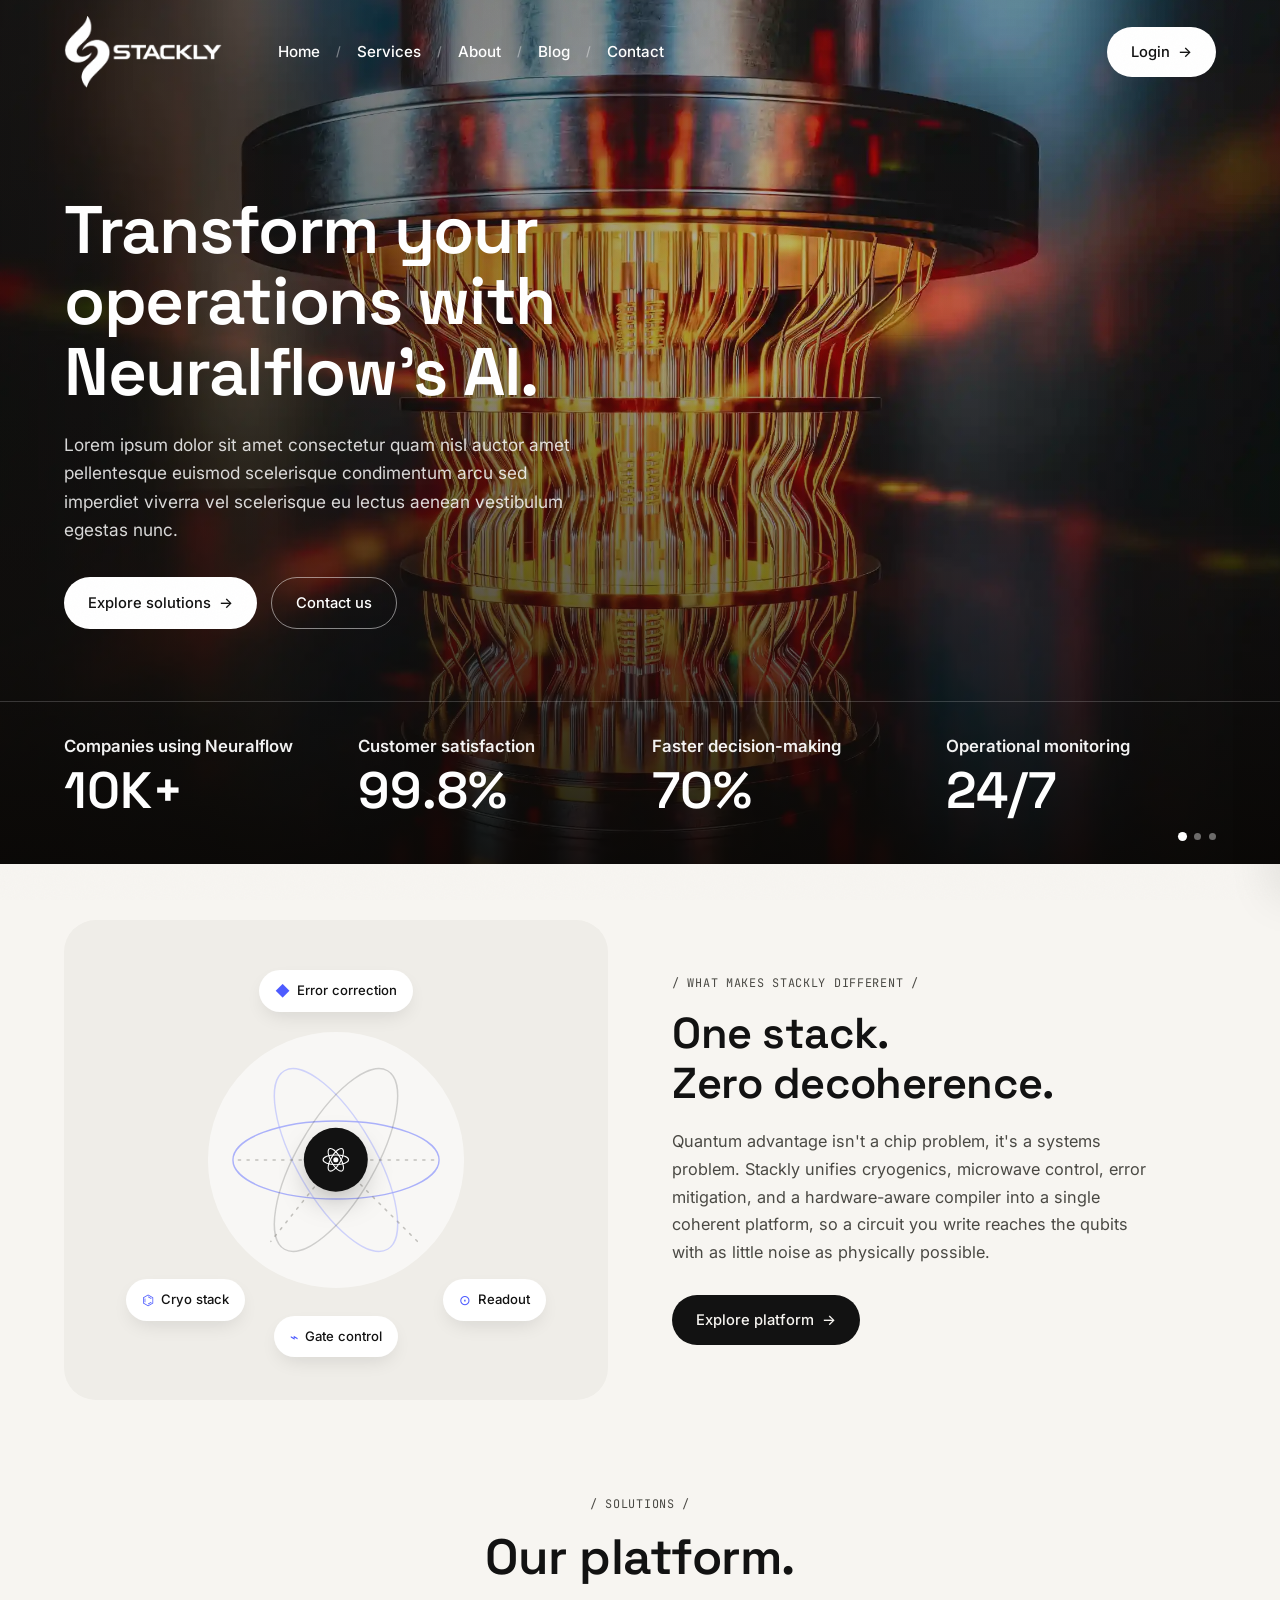
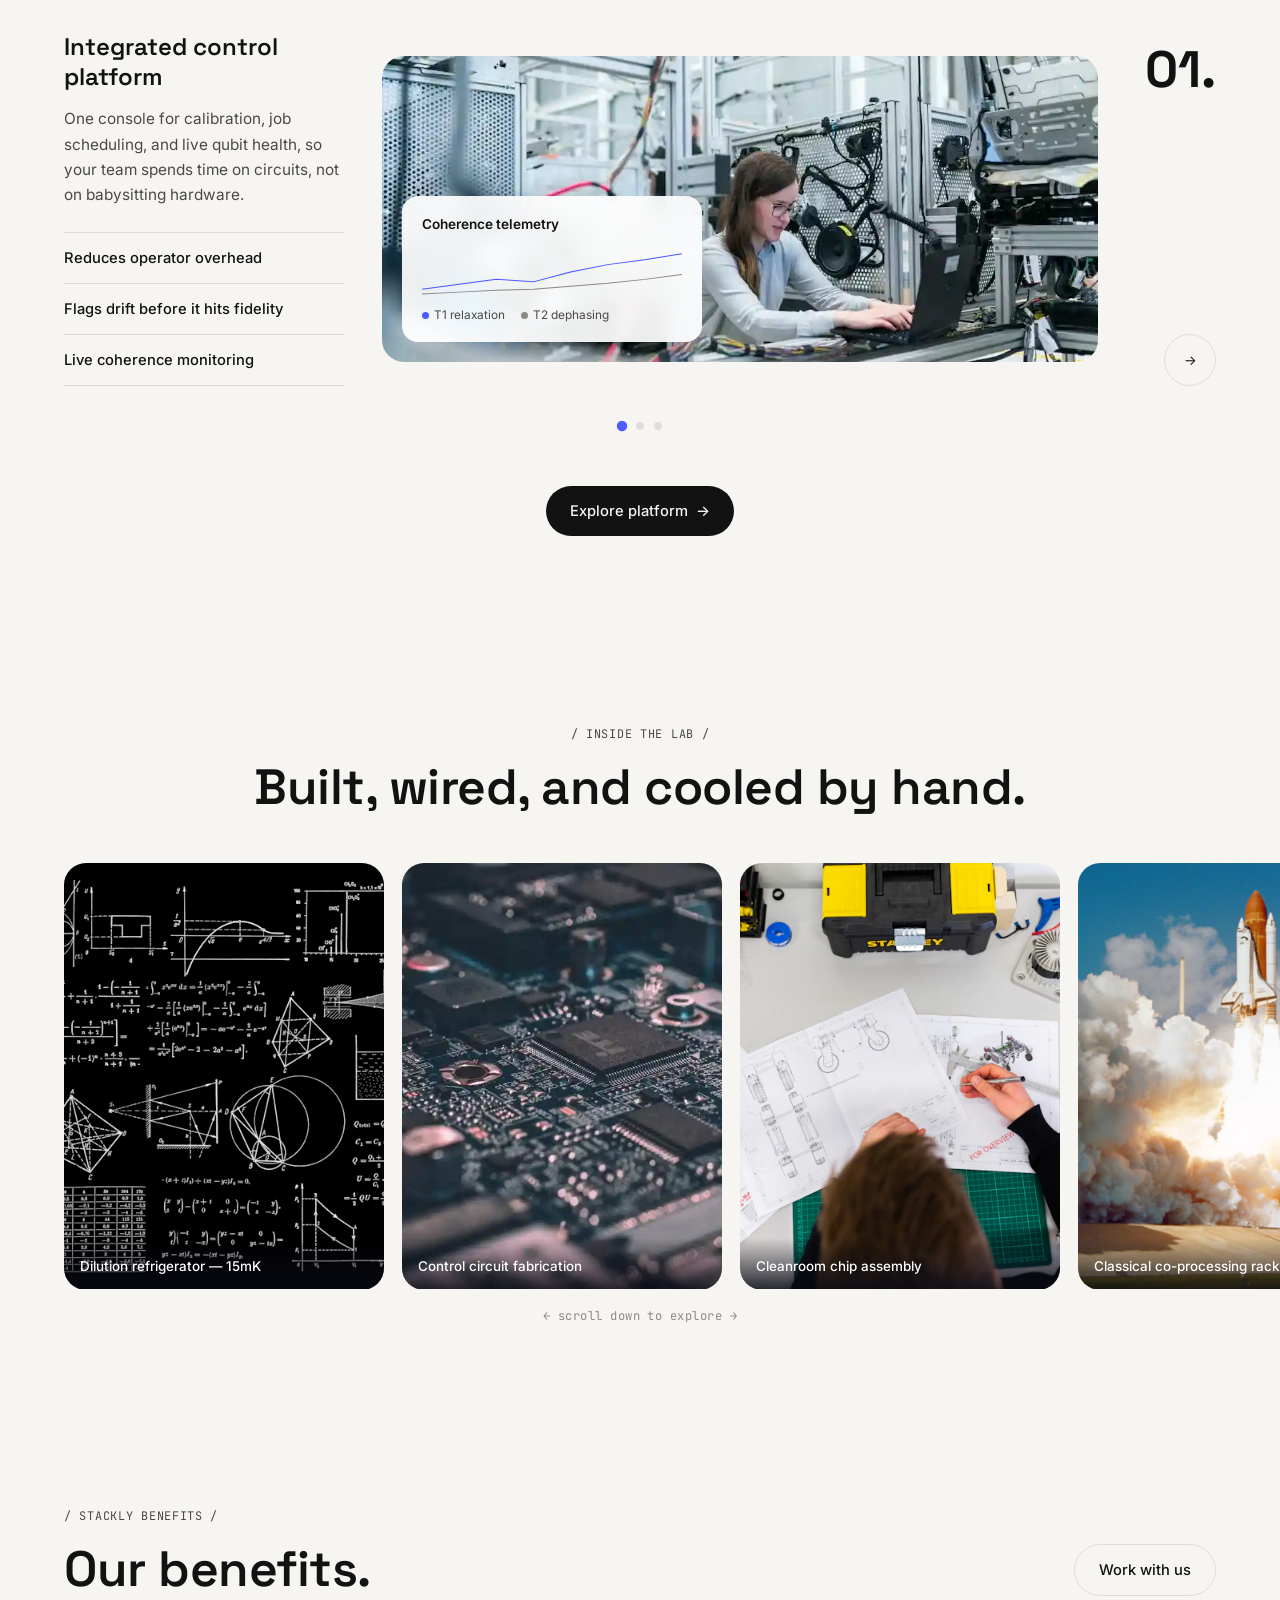
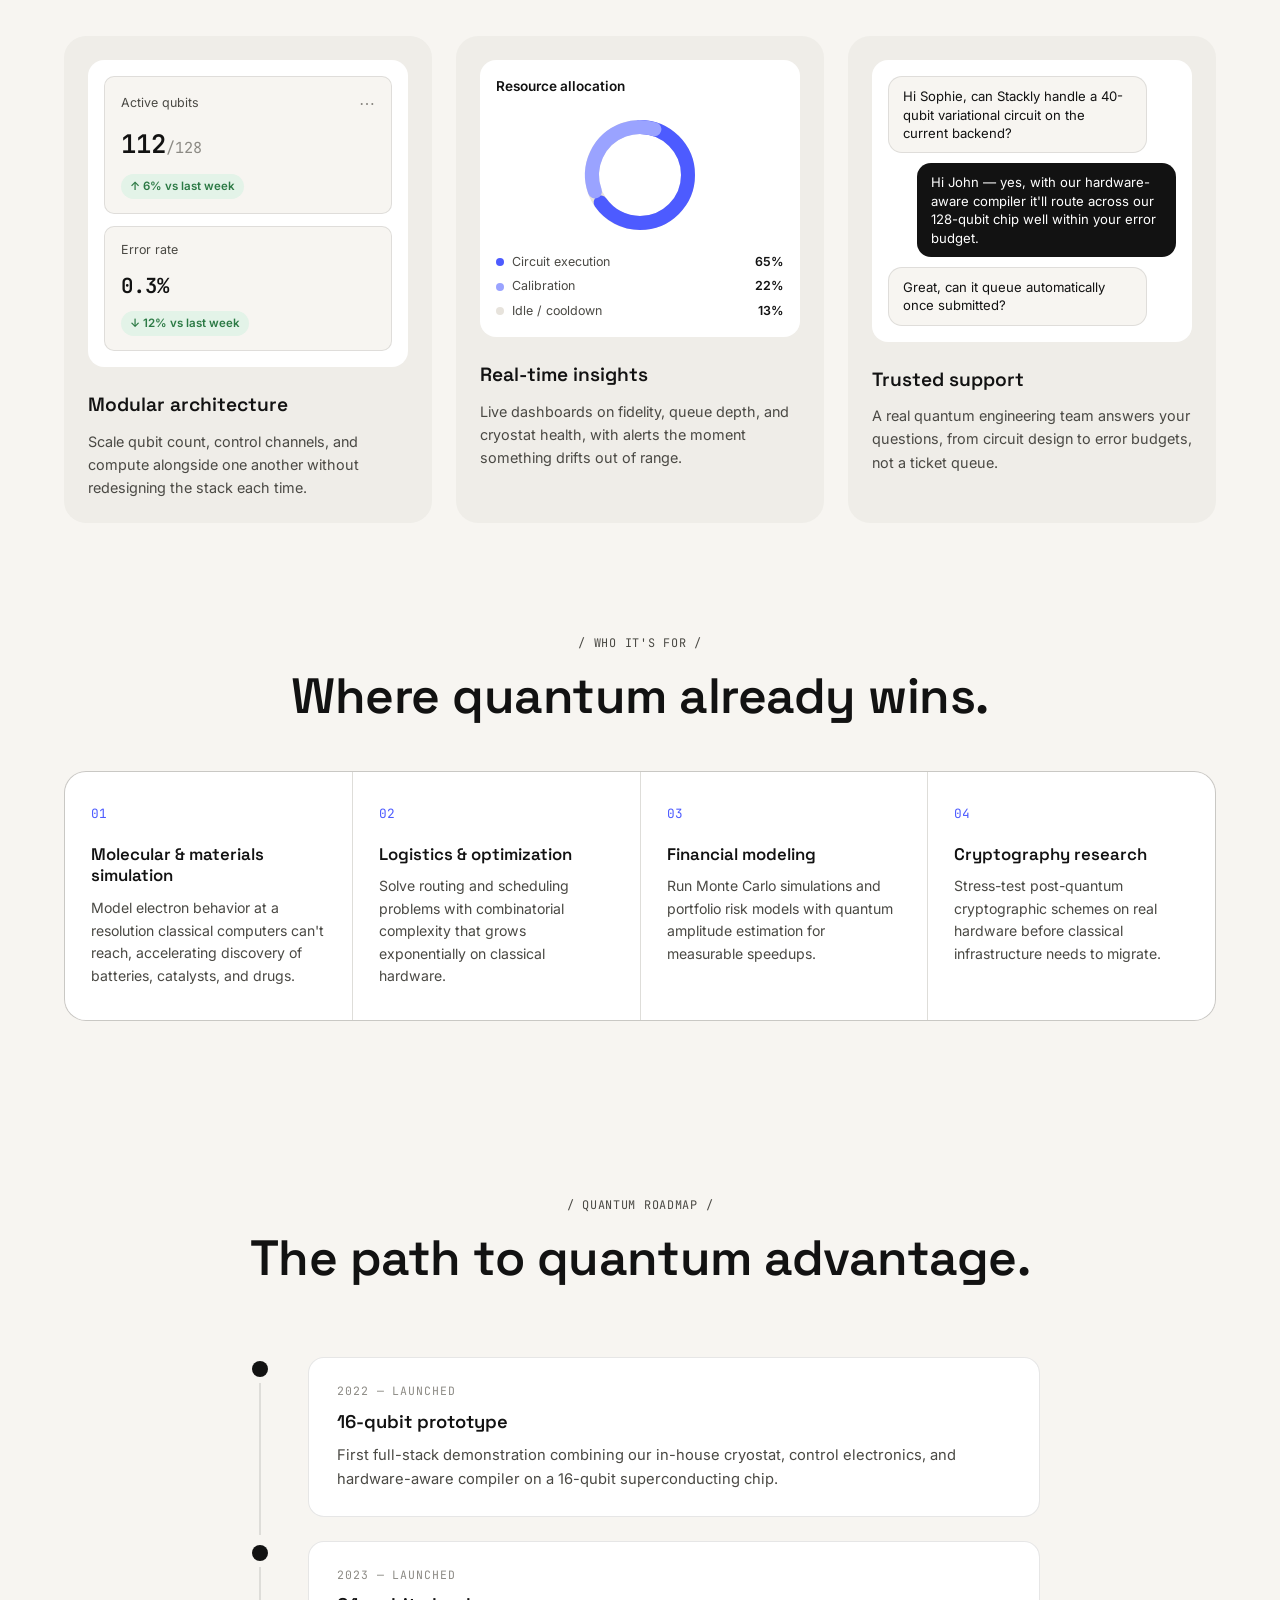
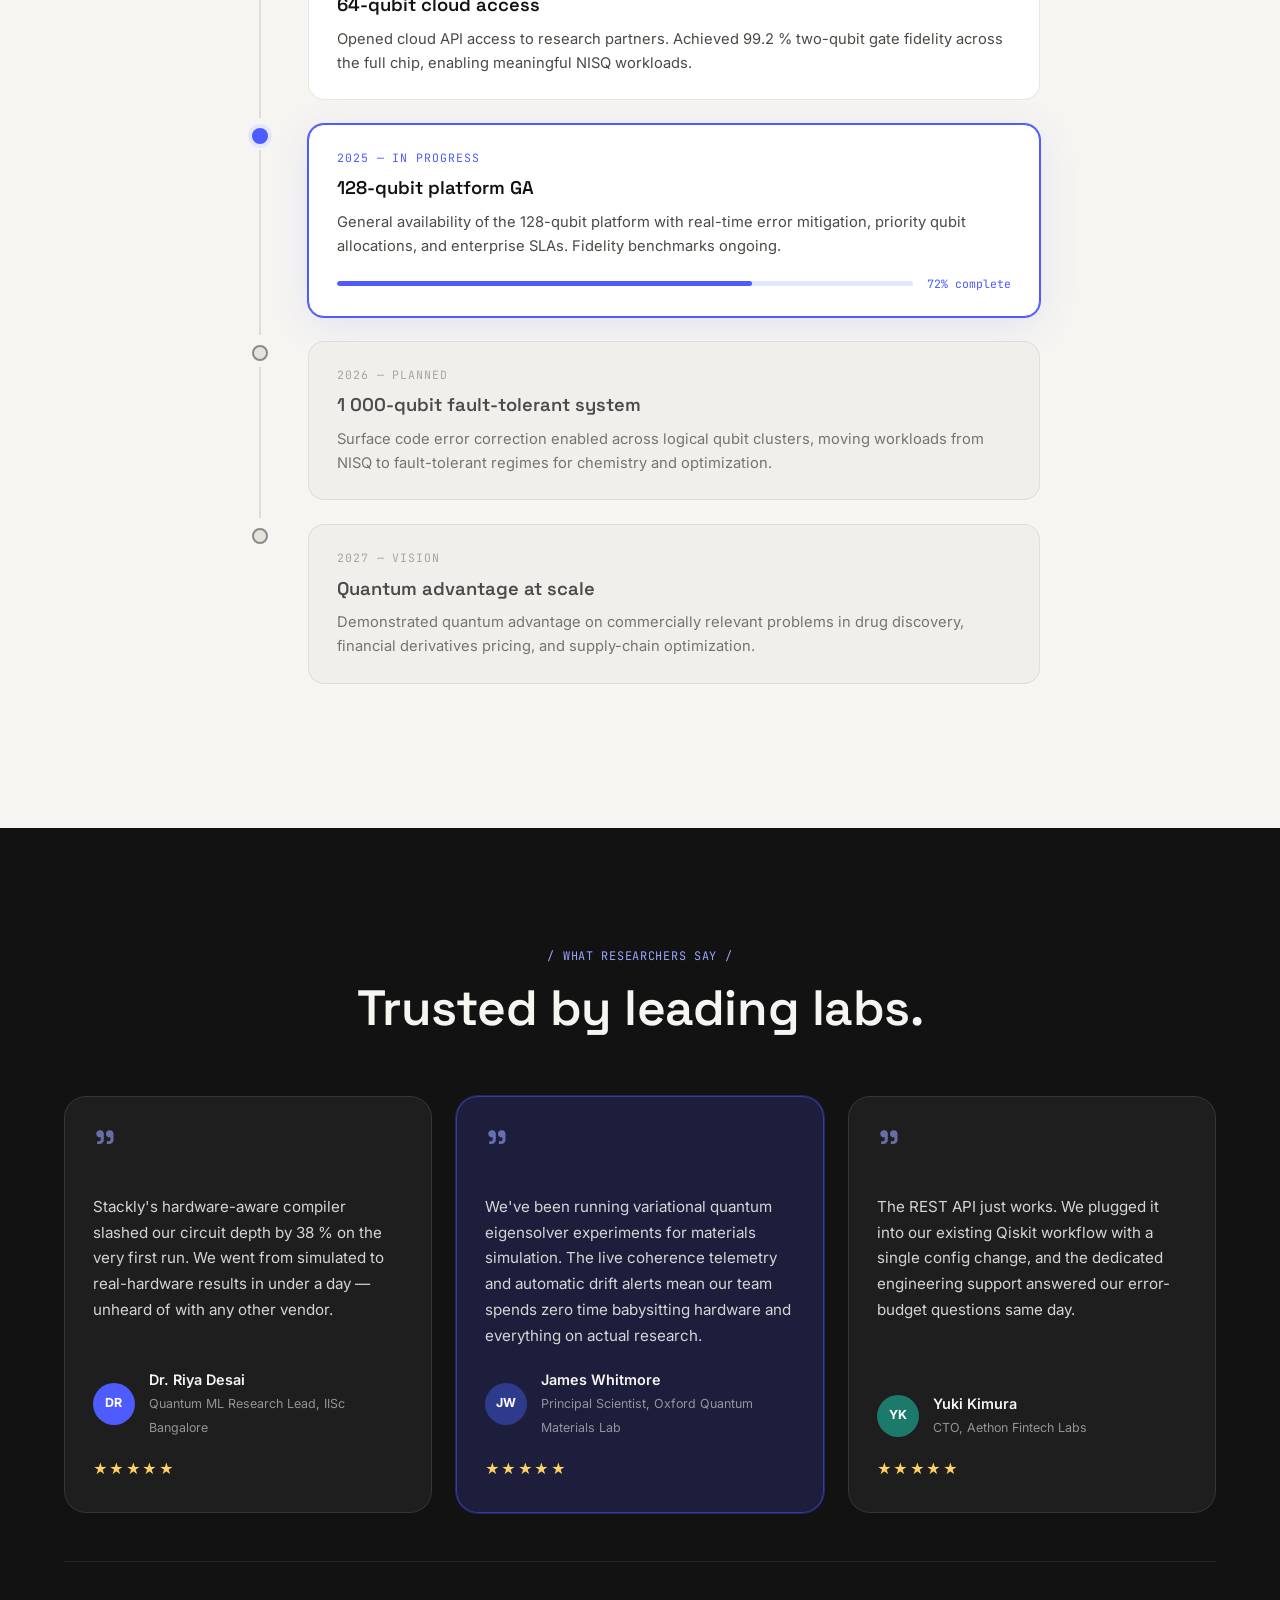
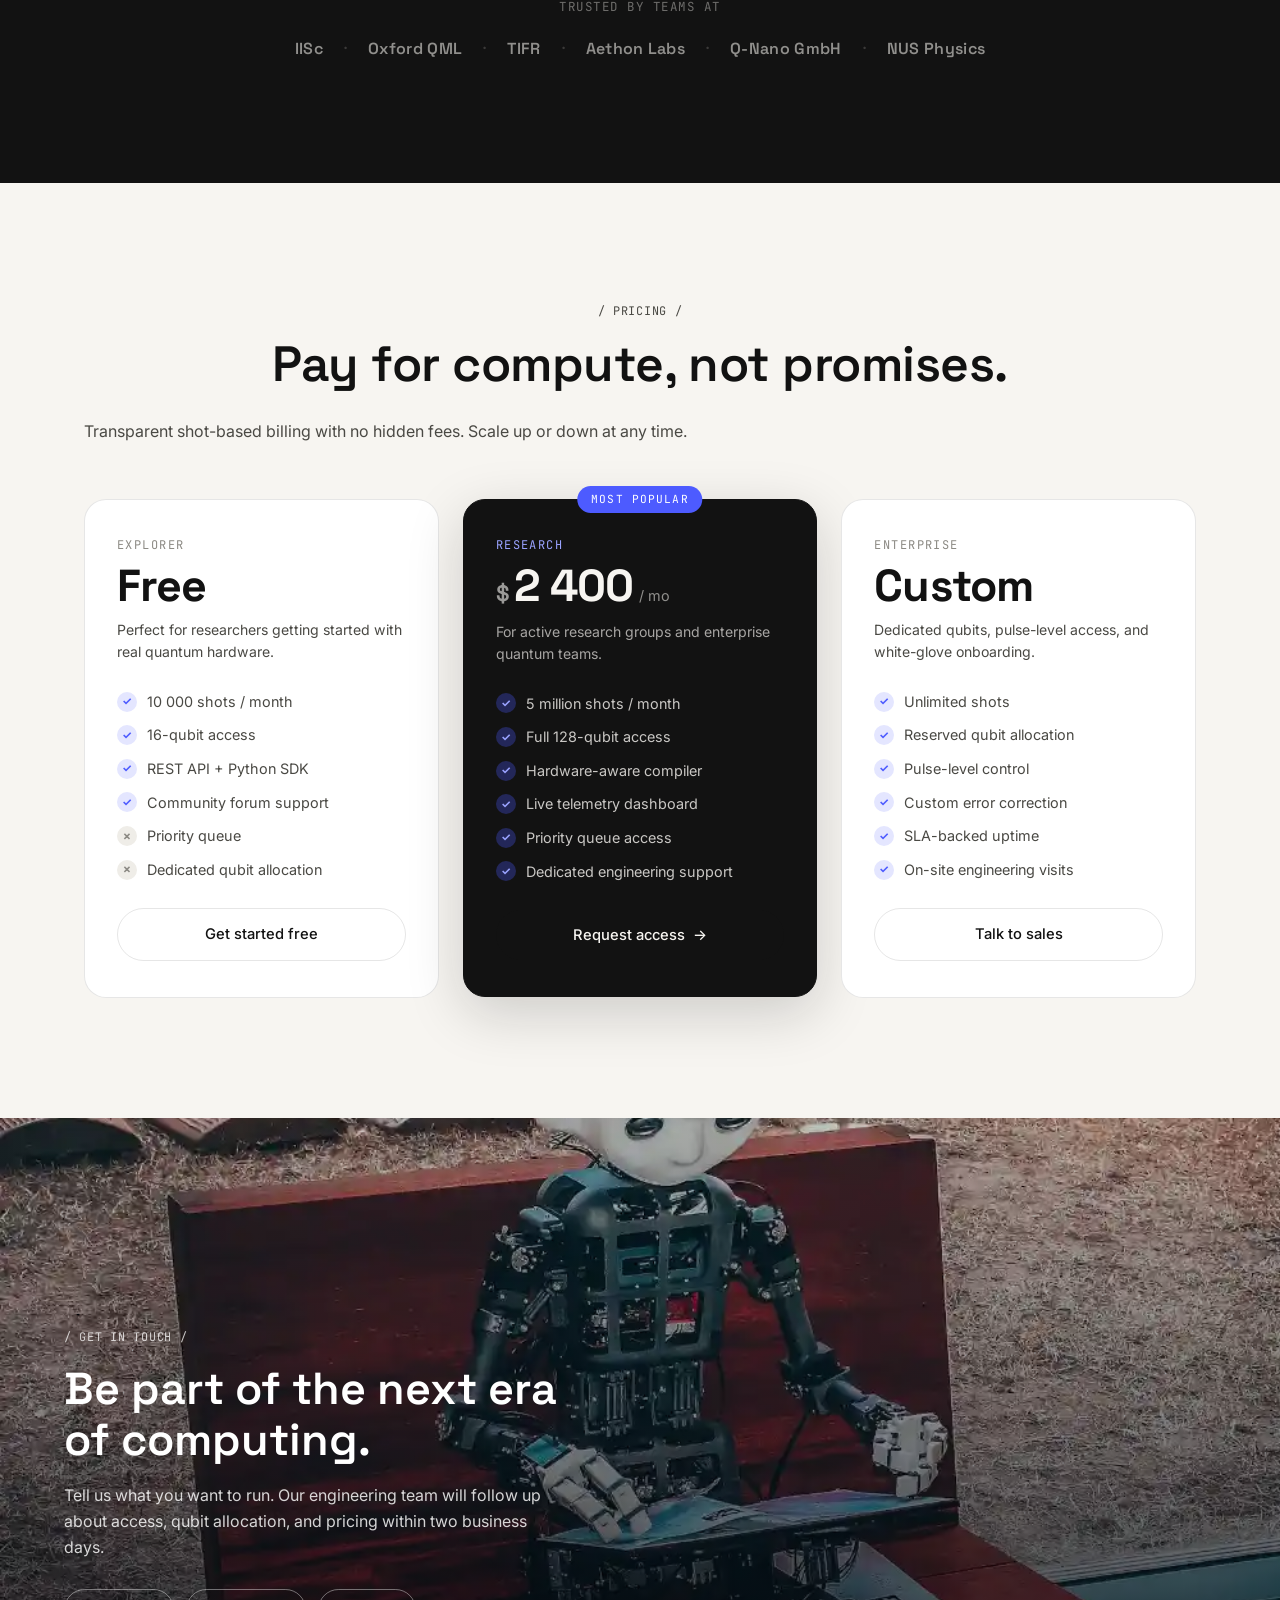
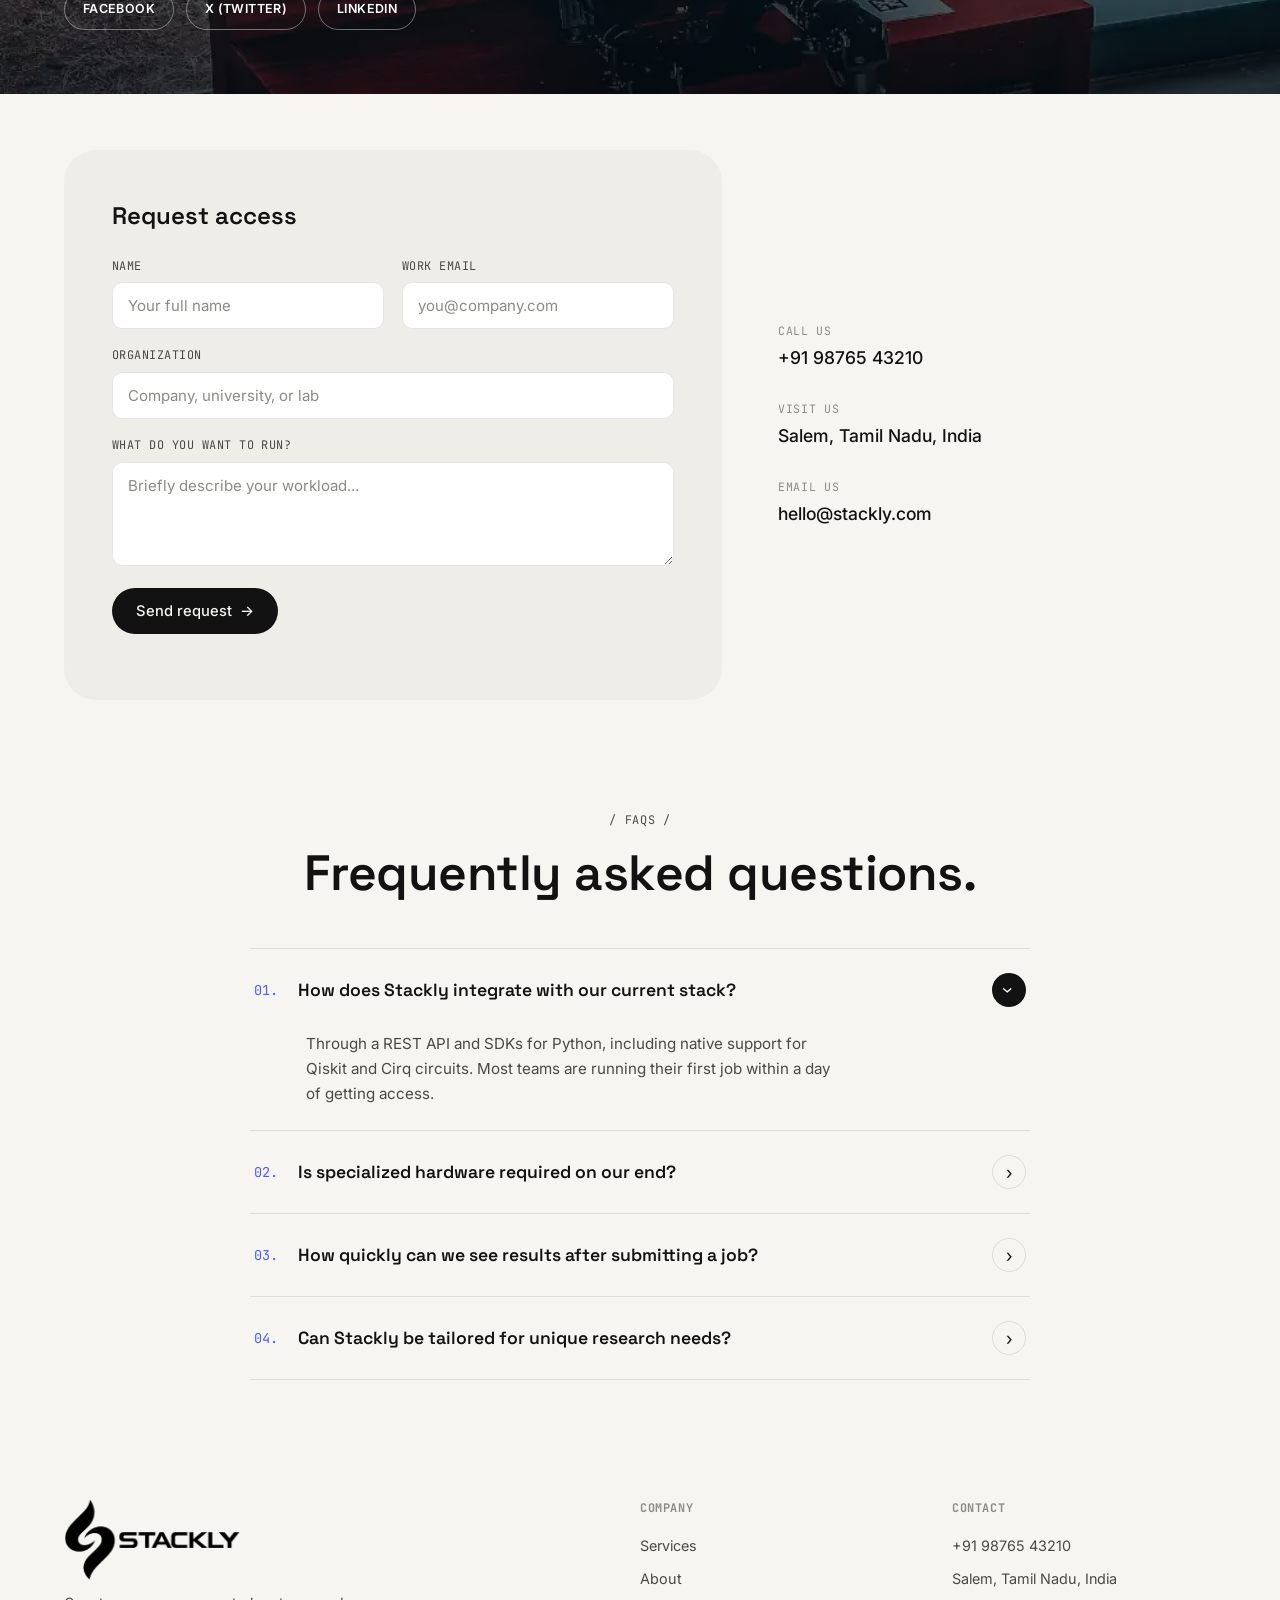
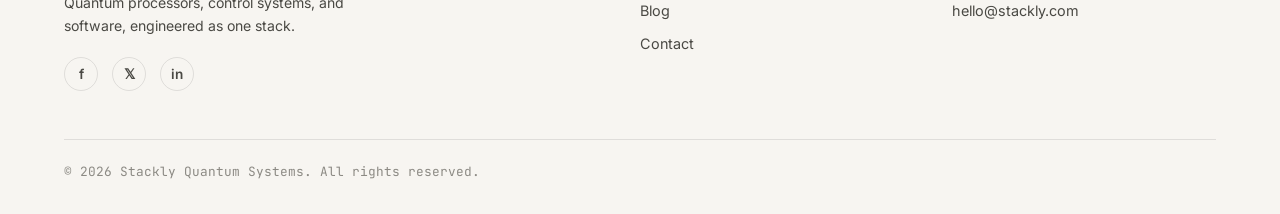
<file: index.html>
<!DOCTYPE html>
<html lang="en">
<head>
<meta charset="UTF-8">
<meta name="viewport" content="width=device-width, initial-scale=1.0">
<title>Stackly — Quantum Computing Platform</title>
<link rel="preconnect" href="https://fonts.googleapis.com">
<link rel="preconnect" href="https://fonts.gstatic.com" crossorigin>
<link href="https://fonts.googleapis.com/css2?family=Space+Grotesk:wght@400;500;600;700&family=Inter:wght@400;500;600;700&family=JetBrains+Mono:wght@400;500;600&display=swap" rel="stylesheet">
<link rel="stylesheet" href="style.css">
</head>
<body>

<!-- ============ PRELOADER ============ -->
<div class="preloader" id="preloader">

  <!-- Layer 1: Deep space particle canvas -->
  <canvas id="plCanvas"></canvas>

  <!-- Layer 2: Quantum circuit grid overlay -->
  <div class="pl-grid"></div>

  <!-- Layer 3: Bloch sphere canvas (main centrepiece) -->
  <div class="pl-sphere-wrap">
    <canvas id="plSphere" width="320" height="320"></canvas>
    <div class="pl-sphere-ring pl-ring-1"></div>
    <div class="pl-sphere-ring pl-ring-2"></div>
    <div class="pl-sphere-ring pl-ring-3"></div>
  </div>

  <!-- Layer 4: Scan-line overlay -->
  <div class="pl-scanline"></div>

  <!-- Layer 5: Top-left corner HUD -->
  <div class="pl-hud pl-hud-tl">
    <span class="pl-hud-label">SYS</span>
    <span class="pl-hud-val" id="plSysVal">BOOT</span>
  </div>
  <div class="pl-hud pl-hud-tr">
    <span class="pl-hud-label">TEMP</span>
    <span class="pl-hud-val" id="plTemp">15mK</span>
  </div>
  <div class="pl-hud pl-hud-bl">
    <span class="pl-hud-label">QUBITS</span>
    <span class="pl-hud-val" id="plQubits">000/128</span>
  </div>
  <div class="pl-hud pl-hud-br">
    <span class="pl-hud-label">FIDELITY</span>
    <span class="pl-hud-val" id="plFidelity">—</span>
  </div>

  <!-- Layer 6: Centre UI -->
  <div class="pl-center">
    <div class="pl-brand">
      <div class="pl-brand-line"></div>
      <span class="pl-brand-word" id="plBrandWord">STACKLY</span>
      <div class="pl-brand-line"></div>
    </div>
    <div class="pl-status-wrap">
      <span class="pl-cursor">▌</span>
      <span class="pl-status" id="plStatus">INITIALIZING QUANTUM SYSTEM</span>
    </div>
    <div class="pl-progress-outer">
      <div class="pl-progress-track">
        <div class="pl-progress-fill" id="plFill"></div>
        <div class="pl-progress-glow" id="plGlow"></div>
      </div>
      <span class="pl-pct" id="plPct">0%</span>
    </div>
    <div class="pl-braket" id="plBraket">|Ψ⟩ = α|0⟩ + β|1⟩</div>
  </div>

  <!-- Layer 7: Binary rain columns -->
  <canvas id="plRain"></canvas>

</div>

<div class="grain"></div>

<div class="mobile-menu-backdrop" id="mobileMenuBackdrop"></div>

<div class="mobile-menu" id="mobileMenu">
  <a href="index.html">Home</a>
  <a href="service.html">Services</a>
  <a href="about.html">About</a>
  <a href="blog.html">Blog</a>
  <a href="contact.html">Contact</a>
  <a href="login.html" class="btn btn-dark" style="margin-top:8px;">Login →</a>
</div>

<!-- ============ HERO ============ -->
<section class="hero" id="top">
  <div class="hero-frame">
    <!-- ============ NAV ============ -->
    <header class="nav" id="nav">
      <a href="index.html" class="logo">
        <img src="img/Logo.webp" alt="Stackly Logo" style="height: 72px; width: auto; filter: brightness(0) invert(1);">
      </a>

      <nav class="nav-links">
        <a href="index.html">Home</a><span class="nav-sep">/</span>
        <a href="service.html">Services</a><span class="nav-sep">/</span>
        <a href="about.html">About</a><span class="nav-sep">/</span>
        <a href="blog.html">Blog</a><span class="nav-sep">/</span>
        <a href="contact.html">Contact</a>
      </nav>

      <div class="nav-right">
        <a href="login.html" class="btn btn-light nav-cta">Login <span class="arrow">→</span></a>
      </div>

      <button class="hamburger" id="hamburger" aria-label="Toggle menu">
        <span></span><span></span>
      </button>
    </header>

    <div class="hero-slideshow" id="heroSlideshow">
      <div class="hero-slide active"><img src="img/hero1.webp" alt="Hero slide 1"></div>
      <div class="hero-slide"><img src="img/hero2.webp" alt="Hero slide 2"></div>
      <div class="hero-slide"><img src="img/hero3.webp" alt="Hero slide 3"></div>
    </div>
    <div class="hero-slide-dots" id="heroSlideDots">
      <button class="hero-slide-dot active" data-index="0" aria-label="Slide 1"></button>
      <button class="hero-slide-dot" data-index="1" aria-label="Slide 2"></button>
      <button class="hero-slide-dot" data-index="2" aria-label="Slide 3"></button>
    </div>
    <div class="hero-scrim"></div>

    <div class="hero-content">
      <h1 class="hero-title">
        <span class="line" data-split>Transform your</span>
        <span class="line" data-split>operations with</span>
        <span class="line" data-split>Neuralflow's AI.</span>
      </h1>
      <p class="hero-sub reveal-up" style="--d:0.15s">
        Lorem ipsum dolor sit amet consectetur quam nisl auctor amet
        pellentesque euismod scelerisque condimentum arcu sed imperdiet
        viverra vel scelerisque eu lectus aenean vestibulum egestas nunc.
      </p>
      <div class="hero-actions reveal-up" style="--d:0.25s">
        <a href="#platform" class="btn btn-light">Explore solutions <span class="arrow">→</span></a>
        <a href="#contact" class="btn btn-outline-light">Contact us</a>
      </div>
    </div>

    <div class="hero-stats reveal-up" style="--d:0.35s">
      <div class="stat">
        <span class="stat-label">Companies using Neuralflow</span>
        <span class="stat-num" data-count="10" data-suffix="K+">0</span>
      </div>
      <div class="stat">
        <span class="stat-label">Customer satisfaction</span>
        <span class="stat-num" data-count="99.8" data-suffix="%">0</span>
      </div>
      <div class="stat">
        <span class="stat-label">Faster decision-making</span>
        <span class="stat-num" data-count="70" data-suffix="%">0</span>
      </div>
      <div class="stat">
        <span class="stat-label">Operational monitoring</span>
        <span class="stat-num" data-count="24" data-suffix="/7">0</span>
      </div>
    </div>
  </div>
</section>

<!-- ============ DIFFERENTIATOR ============ -->
<section class="differentiator" id="platform">
  <div class="diff-inner">

    <div class="diff-visual reveal-up">
      <div class="hub">
        <div class="hub-pill hub-pill-top">
          <span class="hub-pill-icon">◆</span> Error correction
        </div>

        <div class="hub-core-wrap">
          <svg class="hub-rings" viewBox="0 0 240 240" aria-hidden="true">
            <circle cx="120" cy="120" r="118" class="hub-halo"/>
            <ellipse cx="120" cy="120" rx="95" ry="36" class="hub-ring ring-1"/>
            <ellipse cx="120" cy="120" rx="95" ry="36" class="hub-ring ring-2" transform="rotate(60 120 120)"/>
            <ellipse cx="120" cy="120" rx="95" ry="36" class="hub-ring ring-3" transform="rotate(120 120 120)"/>
          </svg>
          <div class="hub-core">
            <svg viewBox="0 0 40 40" width="30" height="30">
              <circle cx="20" cy="20" r="3.4" fill="currentColor"/>
              <ellipse cx="20" cy="20" rx="17" ry="6.5" stroke="currentColor" stroke-width="1.4" fill="none"/>
              <ellipse cx="20" cy="20" rx="17" ry="6.5" stroke="currentColor" stroke-width="1.4" fill="none" transform="rotate(60 20 20)"/>
              <ellipse cx="20" cy="20" rx="17" ry="6.5" stroke="currentColor" stroke-width="1.4" fill="none" transform="rotate(120 20 20)"/>
            </svg>
          </div>
          <svg class="hub-dots" viewBox="0 0 240 240" aria-hidden="true">
            <path class="dot-path dp1" d="M120,120 L60,195"/>
            <path class="dot-path dp2" d="M120,120 L195,195"/>
            <path class="dot-path dp3" d="M120,120 L30,120"/>
            <path class="dot-path dp4" d="M120,120 L210,120"/>
          </svg>
        </div>

        <div class="hub-pill hub-pill-bl">
          <span class="hub-pill-icon">⌬</span> Cryo stack
        </div>
        <div class="hub-pill hub-pill-bm">
          <span class="hub-pill-icon">⌁</span> Gate control
        </div>
        <div class="hub-pill hub-pill-br">
          <span class="hub-pill-icon">⊙</span> Readout
        </div>
      </div>
    </div>

    <div class="diff-copy">
      <p class="eyebrow reveal-up">/ What makes Stackly different /</p>
      <h2 class="diff-title reveal-up">One stack.<br>Zero decoherence.</h2>
      <p class="diff-body reveal-up" style="--d:0.1s">
        Quantum advantage isn't a chip problem, it's a systems problem. Stackly
        unifies cryogenics, microwave control, error mitigation, and a
        hardware-aware compiler into a single coherent platform, so a circuit
        you write reaches the qubits with as little noise as physically possible.
      </p>
      <a href="#solutions" class="btn btn-dark reveal-up" style="--d:0.2s">Explore platform <span class="arrow">→</span></a>
    </div>

  </div>
</section>

<!-- ============ SOLUTIONS — numbered slider ============ -->
<section class="solutions" id="solutions">
  <p class="eyebrow center reveal-up">/ Solutions /</p>
  <h2 class="section-title center reveal-up">Our platform.</h2>

  <div class="slider" id="slider">

    <div class="slide-pane">
      <div class="slide active" data-slide="0">
        <div class="slide-left">
          <h3>Integrated control platform</h3>
          <p>One console for calibration, job scheduling, and live qubit health, so your team spends time on circuits, not on babysitting hardware.</p>
          <ul class="slide-list">
            <li>Reduces operator overhead</li>
            <li>Flags drift before it hits fidelity</li>
            <li>Live coherence monitoring</li>
          </ul>
        </div>
        <div class="slide-media">
          <img src="img/engineer.webp" alt="Engineer monitoring quantum processor telemetry on multiple screens">
          <div class="float-card">
            <div class="float-card-head">Coherence telemetry</div>
            <svg class="float-chart" viewBox="0 0 280 110" preserveAspectRatio="none">
              <polyline class="chart-line chart-1" points="0,90 40,80 80,70 120,75 160,55 200,40 240,30 280,18"/>
              <polyline class="chart-line chart-2" points="0,100 40,96 80,92 120,90 160,84 200,78 240,70 280,60"/>
            </svg>
            <div class="float-card-legend">
              <span><i class="dot-1"></i>T1 relaxation</span>
              <span><i class="dot-2"></i>T2 dephasing</span>
            </div>
          </div>
        </div>
      </div>

      <div class="slide" data-slide="1">
        <div class="slide-left">
          <h3>Hardware-aware compiler</h3>
          <p>Submit in Qiskit or Cirq. Stackly's transpiler maps your circuit onto the least noisy path on our live chip topology before a single shot runs.</p>
          <ul class="slide-list">
            <li>Cuts circuit depth automatically</li>
            <li>Noise-profile aware routing</li>
            <li>Works with existing SDKs</li>
          </ul>
        </div>
        <div class="slide-media">
          <img src="img/circuit.webp" alt="Quantum circuit diagram visualized on a development screen">
          <div class="float-card">
            <div class="float-card-head">Circuit compile</div>
            <svg class="float-chart" viewBox="0 0 280 110" preserveAspectRatio="none">
              <polyline class="chart-line chart-1" points="0,30 40,45 80,38 120,55 160,42 200,60 240,50 280,65"/>
              <polyline class="chart-line chart-2" points="0,80 40,70 80,75 120,60 160,65 200,50 240,55 280,40"/>
            </svg>
            <div class="float-card-legend">
              <span><i class="dot-1"></i>Gate depth</span>
              <span><i class="dot-2"></i>Est. error</span>
            </div>
          </div>
        </div>
      </div>

      <div class="slide" data-slide="2">
        <div class="slide-left">
          <h3>Managed cryogenic hardware</h3>
          <p>We design, fabricate, and operate the dilution refrigerators and control electronics ourselves, so the whole stack is tuned as one system.</p>
          <ul class="slide-list">
            <li>15mK base temperature</li>
            <li>In-house chip fabrication</li>
            <li>Modular cryostat design</li>
          </ul>
        </div>
        <div class="slide-media">
          <img src="img/board.webp" alt="Close-up of quantum processor control circuit board">
          <div class="float-card">
            <div class="float-card-head">Cryostat status</div>
            <svg class="float-chart" viewBox="0 0 280 110" preserveAspectRatio="none">
              <polyline class="chart-line chart-1" points="0,95 40,60 80,35 120,20 160,15 200,12 240,10 280,9"/>
              <polyline class="chart-line chart-2" points="0,100 40,98 80,95 120,90 160,80 200,60 240,40 280,25"/>
            </svg>
            <div class="float-card-legend">
              <span><i class="dot-1"></i>Mixing chamber</span>
              <span><i class="dot-2"></i>Still stage</span>
            </div>
          </div>
        </div>
      </div>
    </div>

    <div class="slide-side">
      <span class="slide-number" id="slideNumber">01.</span>
      <button class="slide-next" id="slideNext" aria-label="Next solution">
        <span class="arrow">→</span>
      </button>
    </div>
  </div>

  <div class="slide-dots" id="slideDots">
    <button class="slide-dot active" data-go="0" aria-label="Solution 1"></button>
    <button class="slide-dot" data-go="1" aria-label="Solution 2"></button>
    <button class="slide-dot" data-go="2" aria-label="Solution 3"></button>
  </div>

  <a href="#contact" class="btn btn-dark center-btn reveal-up">Explore platform <span class="arrow">→</span></a>
</section>

<!-- ============ GALLERY — horizontal scroll ============ -->
<section class="gallery">
  <div class="gallery-sticky">
    <p class="eyebrow center reveal-up">/ Inside the lab /</p>
  <h2 class="section-title center reveal-up">Built, wired, and cooled by hand.</h2>

  <div class="gallery-rail-wrap">
    <div class="gallery-rail" id="galleryRail">
      <figure class="gallery-card">
        <img src="img/fridge.webp" alt="Gold-plated dilution refrigerator cooling a quantum chip" loading="lazy">
        <figcaption>Dilution refrigerator — 15mK</figcaption>
      </figure>
      <figure class="gallery-card">
        <img src="img/board.webp" alt="Macro detail of control circuit board" loading="lazy">
        <figcaption>Control circuit fabrication</figcaption>
      </figure>
      <figure class="gallery-card">
        <img src="img/cleanroom.webp" alt="Engineer assembling precision lab hardware" loading="lazy">
        <figcaption>Cleanroom chip assembly</figcaption>
      </figure>
      <figure class="gallery-card">
        <img src="img/servers.webp" alt="Server racks for classical co-processing" loading="lazy">
        <figcaption>Classical co-processing racks</figcaption>
      </figure>
      <figure class="gallery-card">
        <img src="img/engineer.webp" alt="Engineer analyzing telemetry on monitors" loading="lazy">
        <figcaption>Calibration &amp; monitoring</figcaption>
      </figure>
      <figure class="gallery-card">
        <img src="img/drivelines.webp" alt="Detail of microwave drive line wiring" loading="lazy">
        <figcaption>Microwave drive lines</figcaption>
      </figure>
    </div>
  </div>
    <p class="gallery-hint">← scroll down to explore →</p>
  </div>
</section>

<!-- ============ BENEFITS — 3 card grid ============ -->
<section class="benefits" id="benefits">
  <div class="benefits-head">
    <div>
      <p class="eyebrow reveal-up">/ Stackly benefits /</p>
      <h2 class="section-title reveal-up">Our benefits.</h2>
    </div>
    <a href="#contact" class="btn btn-outline-dark reveal-up">Work with us</a>
  </div>

  <div class="benefit-grid">

    <article class="benefit-card reveal-up" style="--d:0.1s">
      <div class="benefit-mock">
        <div class="mock-card mock-card-1">
          <div class="mock-row">
            <span class="mock-label">Active qubits</span>
            <span class="mock-dots">⋯</span>
          </div>
          <div class="mock-big"><span data-count="112">0</span><span class="mock-unit">/128</span></div>
          <div class="mock-pill mock-pill-up">↑ 6% vs last week</div>
        </div>
        <div class="mock-card mock-card-2">
          <div class="mock-row">
            <span class="mock-label">Error rate</span>
          </div>
          <div class="mock-big small"><span data-count="0.3" data-suffix="%">0</span></div>
          <div class="mock-pill mock-pill-down">↓ 12% vs last week</div>
        </div>
      </div>
      <h3>Modular architecture</h3>
      <p>Scale qubit count, control channels, and compute alongside one another without redesigning the stack each time.</p>
    </article>

    <article class="benefit-card reveal-up" style="--d:0.2s">
      <div class="benefit-mock benefit-mock-chart">
        <div class="mock-chart-head">Resource allocation</div>
        <div class="mock-donut">
          <svg viewBox="0 0 120 120">
            <circle cx="60" cy="60" r="48" fill="none" stroke="#E7E3DC" stroke-width="14"/>
            <circle cx="60" cy="60" r="48" fill="none" stroke="#4D5BFF" stroke-width="14"
              stroke-dasharray="301.6" stroke-dashoffset="105" stroke-linecap="round" transform="rotate(-90 60 60)"/>
            <circle cx="60" cy="60" r="48" fill="none" stroke="#9AA3FF" stroke-width="14"
              stroke-dasharray="301.6" stroke-dashoffset="195" stroke-linecap="round" transform="rotate(160 60 60)"/>
          </svg>
        </div>
        <div class="mock-legend">
          <div><span class="lg lg-1"></span>Circuit execution<b>65%</b></div>
          <div><span class="lg lg-2"></span>Calibration<b>22%</b></div>
          <div><span class="lg lg-3"></span>Idle / cooldown<b>13%</b></div>
        </div>
      </div>
      <h3>Real-time insights</h3>
      <p>Live dashboards on fidelity, queue depth, and cryostat health, with alerts the moment something drifts out of range.</p>
    </article>

    <article class="benefit-card reveal-up" style="--d:0.3s">
      <div class="benefit-mock benefit-mock-chat">
        <div class="chat-bubble chat-them">Hi Sophie, can Stackly handle a 40-qubit variational circuit on the current backend?</div>
        <div class="chat-bubble chat-us">Hi John — yes, with our hardware-aware compiler it'll route across our 128-qubit chip well within your error budget.</div>
        <div class="chat-bubble chat-them small">Great, can it queue automatically once submitted?</div>
      </div>
      <h3>Trusted support</h3>
      <p>A real quantum engineering team answers your questions, from circuit design to error budgets, not a ticket queue.</p>
    </article>

  </div>
</section>

<!-- ============ INDUSTRIES ============ -->
<section class="industries">
  <p class="eyebrow center reveal-up">/ Who it's for /</p>
  <h2 class="section-title center reveal-up">Where quantum already wins.</h2>

  <div class="industry-grid">
    <div class="industry-card reveal-up">
      <span class="industry-num">01</span>
      <h3>Molecular &amp; materials simulation</h3>
      <p>Model electron behavior at a resolution classical computers can't reach, accelerating discovery of batteries, catalysts, and drugs.</p>
    </div>
    <div class="industry-card reveal-up">
      <span class="industry-num">02</span>
      <h3>Logistics &amp; optimization</h3>
      <p>Solve routing and scheduling problems with combinatorial complexity that grows exponentially on classical hardware.</p>
    </div>
    <div class="industry-card reveal-up">
      <span class="industry-num">03</span>
      <h3>Financial modeling</h3>
      <p>Run Monte Carlo simulations and portfolio risk models with quantum amplitude estimation for measurable speedups.</p>
    </div>
    <div class="industry-card reveal-up">
      <span class="industry-num">04</span>
      <h3>Cryptography research</h3>
      <p>Stress-test post-quantum cryptographic schemes on real hardware before classical infrastructure needs to migrate.</p>
    </div>
  </div>
</section>

<!-- ============ ROADMAP — timeline ============ -->
<section class="roadmap" id="roadmap">
  <p class="eyebrow center reveal-up">/ Quantum roadmap /</p>
  <h2 class="section-title center reveal-up">The path to quantum advantage.</h2>

  <div class="timeline">

    <div class="timeline-item reveal-up" style="--d:0.05s">
      <div class="tl-marker">
        <span class="tl-dot tl-done"></span>
        <div class="tl-line"></div>
      </div>
      <div class="tl-card tl-card-done">
        <span class="tl-tag">2022 — Launched</span>
        <h3>16-qubit prototype</h3>
        <p>First full-stack demonstration combining our in-house cryostat, control electronics, and hardware-aware compiler on a 16-qubit superconducting chip.</p>
      </div>
    </div>

    <div class="timeline-item reveal-up" style="--d:0.1s">
      <div class="tl-marker">
        <span class="tl-dot tl-done"></span>
        <div class="tl-line"></div>
      </div>
      <div class="tl-card tl-card-done">
        <span class="tl-tag">2023 — Launched</span>
        <h3>64-qubit cloud access</h3>
        <p>Opened cloud API access to research partners. Achieved 99.2 % two-qubit gate fidelity across the full chip, enabling meaningful NISQ workloads.</p>
      </div>
    </div>

    <div class="timeline-item reveal-up tl-active" style="--d:0.15s">
      <div class="tl-marker">
        <span class="tl-dot tl-current"></span>
        <div class="tl-line"></div>
      </div>
      <div class="tl-card tl-card-current">
        <span class="tl-tag">2025 — In progress</span>
        <h3>128-qubit platform GA</h3>
        <p>General availability of the 128-qubit platform with real-time error mitigation, priority qubit allocations, and enterprise SLAs. Fidelity benchmarks ongoing.</p>
        <div class="tl-progress-wrap">
          <div class="tl-progress-bar"><div class="tl-progress-fill" style="width:72%"></div></div>
          <span class="tl-progress-label">72% complete</span>
        </div>
      </div>
    </div>

    <div class="timeline-item reveal-up" style="--d:0.2s">
      <div class="tl-marker">
        <span class="tl-dot tl-future"></span>
        <div class="tl-line"></div>
      </div>
      <div class="tl-card tl-card-future">
        <span class="tl-tag">2026 — Planned</span>
        <h3>1 000-qubit fault-tolerant system</h3>
        <p>Surface code error correction enabled across logical qubit clusters, moving workloads from NISQ to fault-tolerant regimes for chemistry and optimization.</p>
      </div>
    </div>

    <div class="timeline-item reveal-up" style="--d:0.25s">
      <div class="tl-marker">
        <span class="tl-dot tl-future"></span>
      </div>
      <div class="tl-card tl-card-future">
        <span class="tl-tag">2027 — Vision</span>
        <h3>Quantum advantage at scale</h3>
        <p>Demonstrated quantum advantage on commercially relevant problems in drug discovery, financial derivatives pricing, and supply-chain optimization.</p>
      </div>
    </div>

  </div>
</section>

<!-- ============ TESTIMONIALS ============ -->
<section class="testimonials" id="testimonials">
  <p class="eyebrow center reveal-up">/ What researchers say /</p>
  <h2 class="section-title center reveal-up">Trusted by leading labs.</h2>

  <div class="testi-grid">

    <div class="testi-card reveal-up" style="--d:0.05s">
      <div class="testi-quote-mark">"</div>
      <p class="testi-body">Stackly's hardware-aware compiler slashed our circuit depth by 38 % on the very first run. We went from simulated to real-hardware results in under a day — unheard of with any other vendor.</p>
      <div class="testi-author">
        <div class="testi-avatar" style="background:var(--ion)">DR</div>
        <div>
          <strong>Dr. Riya Desai</strong>
          <span>Quantum ML Research Lead, IISc Bangalore</span>
        </div>
      </div>
      <div class="testi-stars">★★★★★</div>
    </div>

    <div class="testi-card testi-card-featured reveal-up" style="--d:0.1s">
      <div class="testi-quote-mark">"</div>
      <p class="testi-body">We've been running variational quantum eigensolver experiments for materials simulation. The live coherence telemetry and automatic drift alerts mean our team spends zero time babysitting hardware and everything on actual research.</p>
      <div class="testi-author">
        <div class="testi-avatar" style="background:#2E3A8C">JW</div>
        <div>
          <strong>James Whitmore</strong>
          <span>Principal Scientist, Oxford Quantum Materials Lab</span>
        </div>
      </div>
      <div class="testi-stars">★★★★★</div>
    </div>

    <div class="testi-card reveal-up" style="--d:0.15s">
      <div class="testi-quote-mark">"</div>
      <p class="testi-body">The REST API just works. We plugged it into our existing Qiskit workflow with a single config change, and the dedicated engineering support answered our error-budget questions same day.</p>
      <div class="testi-author">
        <div class="testi-avatar" style="background:#1B7A6B">YK</div>
        <div>
          <strong>Yuki Kimura</strong>
          <span>CTO, Aethon Fintech Labs</span>
        </div>
      </div>
      <div class="testi-stars">★★★★★</div>
    </div>

  </div>

  <!-- Logos strip -->
  <div class="partner-strip reveal-up" style="--d:0.2s">
    <span class="partner-label">Trusted by teams at</span>
    <div class="partner-logos">
      <span class="partner-logo">IISc</span>
      <span class="partner-divider">·</span>
      <span class="partner-logo">Oxford QML</span>
      <span class="partner-divider">·</span>
      <span class="partner-logo">TIFR</span>
      <span class="partner-divider">·</span>
      <span class="partner-logo">Aethon Labs</span>
      <span class="partner-divider">·</span>
      <span class="partner-logo">Q-Nano GmbH</span>
      <span class="partner-divider">·</span>
      <span class="partner-logo">NUS Physics</span>
    </div>
  </div>
</section>

<!-- ============ PRICING ============ -->
<section class="pricing" id="pricing">
  <p class="eyebrow center reveal-up">/ Pricing /</p>
  <h2 class="section-title center reveal-up">Pay for compute, not promises.</h2>
  <p class="pricing-sub center reveal-up" style="--d:0.05s">Transparent shot-based billing with no hidden fees. Scale up or down at any time.</p>

  <div class="pricing-grid">

    <div class="pricing-card reveal-up" style="--d:0.05s">
      <div class="pricing-header">
        <span class="pricing-tier">Explorer</span>
        <div class="pricing-price">
          <span class="pricing-amount">Free</span>
        </div>
        <p class="pricing-desc">Perfect for researchers getting started with real quantum hardware.</p>
      </div>
      <ul class="pricing-features">
        <li><span class="pf-check">✓</span> 10 000 shots / month</li>
        <li><span class="pf-check">✓</span> 16-qubit access</li>
        <li><span class="pf-check">✓</span> REST API + Python SDK</li>
        <li><span class="pf-check">✓</span> Community forum support</li>
        <li><span class="pf-check pf-x">✗</span> Priority queue</li>
        <li><span class="pf-check pf-x">✗</span> Dedicated qubit allocation</li>
      </ul>
      <a href="#contact" class="btn btn-outline-dark pricing-btn">Get started free</a>
    </div>

    <div class="pricing-card pricing-card-featured reveal-up" style="--d:0.1s">
      <div class="pricing-badge">Most popular</div>
      <div class="pricing-header">
        <span class="pricing-tier">Research</span>
        <div class="pricing-price">
          <span class="pricing-currency">$</span>
          <span class="pricing-amount">2 400</span>
          <span class="pricing-period">/ mo</span>
        </div>
        <p class="pricing-desc">For active research groups and enterprise quantum teams.</p>
      </div>
      <ul class="pricing-features">
        <li><span class="pf-check">✓</span> 5 million shots / month</li>
        <li><span class="pf-check">✓</span> Full 128-qubit access</li>
        <li><span class="pf-check">✓</span> Hardware-aware compiler</li>
        <li><span class="pf-check">✓</span> Live telemetry dashboard</li>
        <li><span class="pf-check">✓</span> Priority queue access</li>
        <li><span class="pf-check">✓</span> Dedicated engineering support</li>
      </ul>
      <a href="#contact" class="btn btn-dark pricing-btn">Request access <span class="arrow">→</span></a>
    </div>

    <div class="pricing-card reveal-up" style="--d:0.15s">
      <div class="pricing-header">
        <span class="pricing-tier">Enterprise</span>
        <div class="pricing-price">
          <span class="pricing-amount">Custom</span>
        </div>
        <p class="pricing-desc">Dedicated qubits, pulse-level access, and white-glove onboarding.</p>
      </div>
      <ul class="pricing-features">
        <li><span class="pf-check">✓</span> Unlimited shots</li>
        <li><span class="pf-check">✓</span> Reserved qubit allocation</li>
        <li><span class="pf-check">✓</span> Pulse-level control</li>
        <li><span class="pf-check">✓</span> Custom error correction</li>
        <li><span class="pf-check">✓</span> SLA-backed uptime</li>
        <li><span class="pf-check">✓</span> On-site engineering visits</li>
      </ul>
      <a href="#contact" class="btn btn-outline-dark pricing-btn">Talk to sales</a>
    </div>

  </div>
</section>

<!-- ============ CTA — full bleed photo ============ -->
<section class="cta-photo">
  <div class="cta-frame">
    <img src="img/drivelines.webp" alt="Close-up of glowing quantum processor wiring" class="cta-img">
    <div class="cta-scrim"></div>
    <div class="cta-content">
      <p class="eyebrow light reveal-up">/ Get in touch /</p>
      <h2 class="cta-title reveal-up">Be part of the next era of computing.</h2>
      <p class="cta-sub reveal-up" style="--d:0.1s">
        Tell us what you want to run. Our engineering team will follow up about
        access, qubit allocation, and pricing within two business days.
      </p>
      <div class="cta-social reveal-up" style="--d:0.2s">
        <a href="#">Facebook</a>
        <a href="#">X (Twitter)</a>
        <a href="#">LinkedIn</a>
      </div>
    </div>
  </div>
</section>

<!-- ============ CONTACT FORM ============ -->
<section class="contact" id="contact">
  <div class="contact-inner">
    <div class="contact-form-wrap reveal-up">
      <h3>Request access</h3>
      <form class="contact-form" id="contactForm">
        <div class="form-row">
          <div class="form-field">
            <label for="name">Name</label>
            <input type="text" id="name" name="name" placeholder="Your full name" required>
          </div>
          <div class="form-field">
            <label for="email">Work email</label>
            <input type="email" id="email" name="email" placeholder="you@company.com" required>
          </div>
        </div>
        <div class="form-field">
          <label for="org">Organization</label>
          <input type="text" id="org" name="org" placeholder="Company, university, or lab">
        </div>
        <div class="form-field">
          <label for="message">What do you want to run?</label>
          <textarea id="message" name="message" rows="4" placeholder="Briefly describe your workload..."></textarea>
        </div>
        <button type="submit" class="btn btn-dark form-submit">Send request <span class="arrow">→</span></button>
        <p class="form-success" id="formSuccess">Thanks — we'll be in touch within two business days.</p>
      </form>
    </div>

    <div class="contact-direct reveal-up" style="--d:0.1s">
      <div class="contact-item">
        <span class="contact-label">Call us</span>
        <a href="tel:+919876543210">+91 98765 43210</a>
      </div>
      <div class="contact-item">
        <span class="contact-label">Visit us</span>
        <span>Salem, Tamil Nadu, India</span>
      </div>
      <div class="contact-item">
        <span class="contact-label">Email us</span>
        <a href="mailto:hello@stackly.com">hello@stackly.com</a>
      </div>
    </div>
  </div>
</section>

<!-- ============ FAQ ============ -->
<section class="faq" id="faq">
  <p class="eyebrow center reveal-up">/ FAQs /</p>
  <h2 class="section-title center reveal-up">Frequently asked questions.</h2>

  <div class="faq-list" id="faqList">
    <div class="faq-item active">
      <button class="faq-q">
        <span class="faq-num">01.</span>
        <span class="faq-text">How does Stackly integrate with our current stack?</span>
        <span class="faq-toggle">›</span>
      </button>
      <div class="faq-a">
        <p>Through a REST API and SDKs for Python, including native support for Qiskit and Cirq circuits. Most teams are running their first job within a day of getting access.</p>
      </div>
    </div>
    <div class="faq-item">
      <button class="faq-q">
        <span class="faq-num">02.</span>
        <span class="faq-text">Is specialized hardware required on our end?</span>
        <span class="faq-toggle">›</span>
      </button>
      <div class="faq-a">
        <p>No. You submit circuits over the cloud from any machine; all the cryogenic and control hardware lives in our facility and is fully managed by our engineering team.</p>
      </div>
    </div>
    <div class="faq-item">
      <button class="faq-q">
        <span class="faq-num">03.</span>
        <span class="faq-text">How quickly can we see results after submitting a job?</span>
        <span class="faq-toggle">›</span>
      </button>
      <div class="faq-a">
        <p>Most circuits return results in seconds to minutes depending on shot count and current queue depth, which you can monitor live from the console.</p>
      </div>
    </div>
    <div class="faq-item">
      <button class="faq-q">
        <span class="faq-num">04.</span>
        <span class="faq-text">Can Stackly be tailored for unique research needs?</span>
        <span class="faq-toggle">›</span>
      </button>
      <div class="faq-a">
        <p>Yes. We work directly with research and enterprise teams on custom pulse-level access, dedicated qubit allocations, and priority queueing.</p>
      </div>
    </div>
  </div>
</section>

<!-- ============ FOOTER ============ -->
<footer class="footer">
  <div class="footer-inner">
    <div class="footer-brand">
      <a href="#top" class="logo">
        <img src="img/Logo.webp" alt="Stackly Logo" style="height: 80px; width: auto;">
      </a>
      <p>Quantum processors, control systems, and software, engineered as one stack.</p>
      <div class="footer-social">
        <a href="404.html" aria-label="Facebook">f</a>
        <a href="404.html" aria-label="X (Twitter)">𝕏</a>
        <a href="404.html" aria-label="LinkedIn">in</a>
      </div>
    </div>
    <div class="footer-col">
      <h4>Company</h4>
      <a href="service.html">Services</a>
      <a href="about.html">About</a>
      <a href="blog.html">Blog</a>
      <a href="contact.html">Contact</a>
    </div>
    <div class="footer-col">
      <h4>Contact</h4>
      <a href="tel:+919876543210">+91 98765 43210</a>
      <span>Salem, Tamil Nadu, India</span>
      <a href="mailto:hello@stackly.com">hello@stackly.com</a>
    </div>
  </div>
  <div class="footer-bottom">
    <span>© 2026 Stackly Quantum Systems. All rights reserved.</span>
  </div>
</footer>

<script src="script.js"></script>
</body>
</html>
</file>
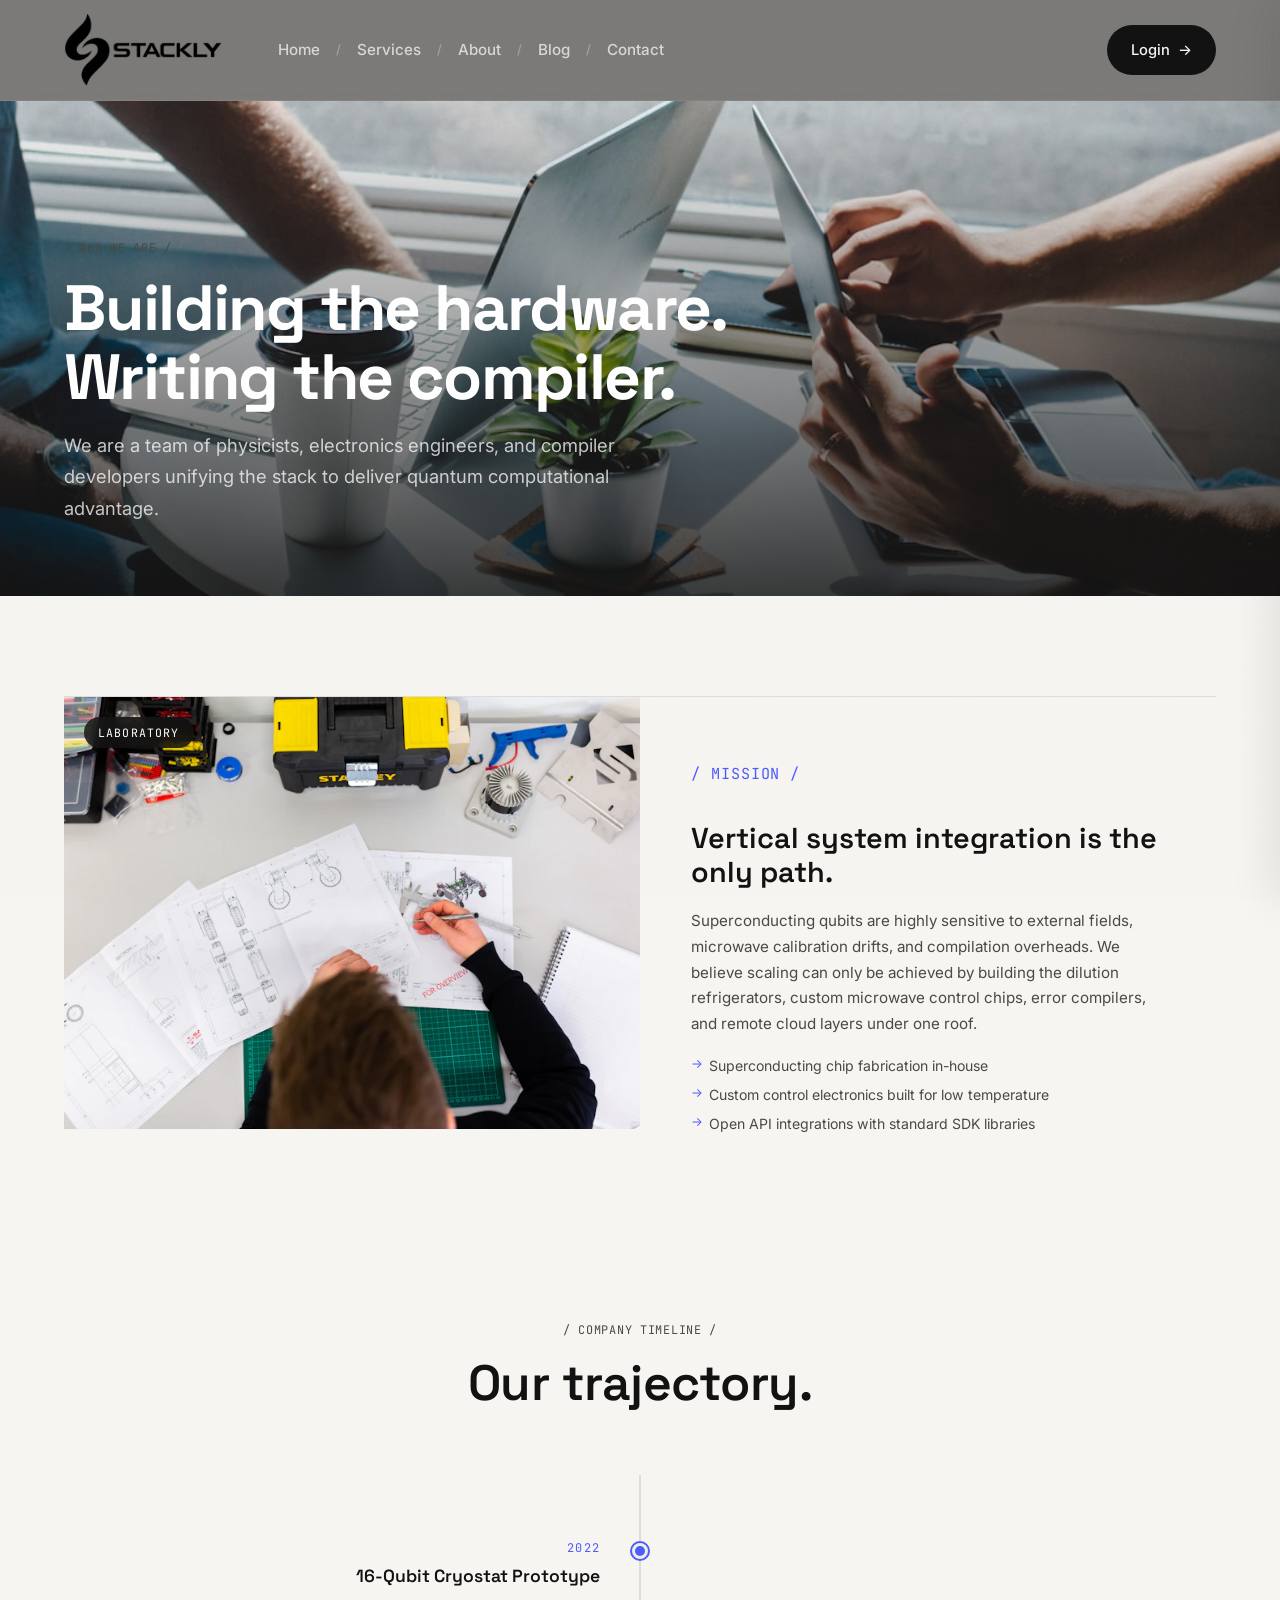
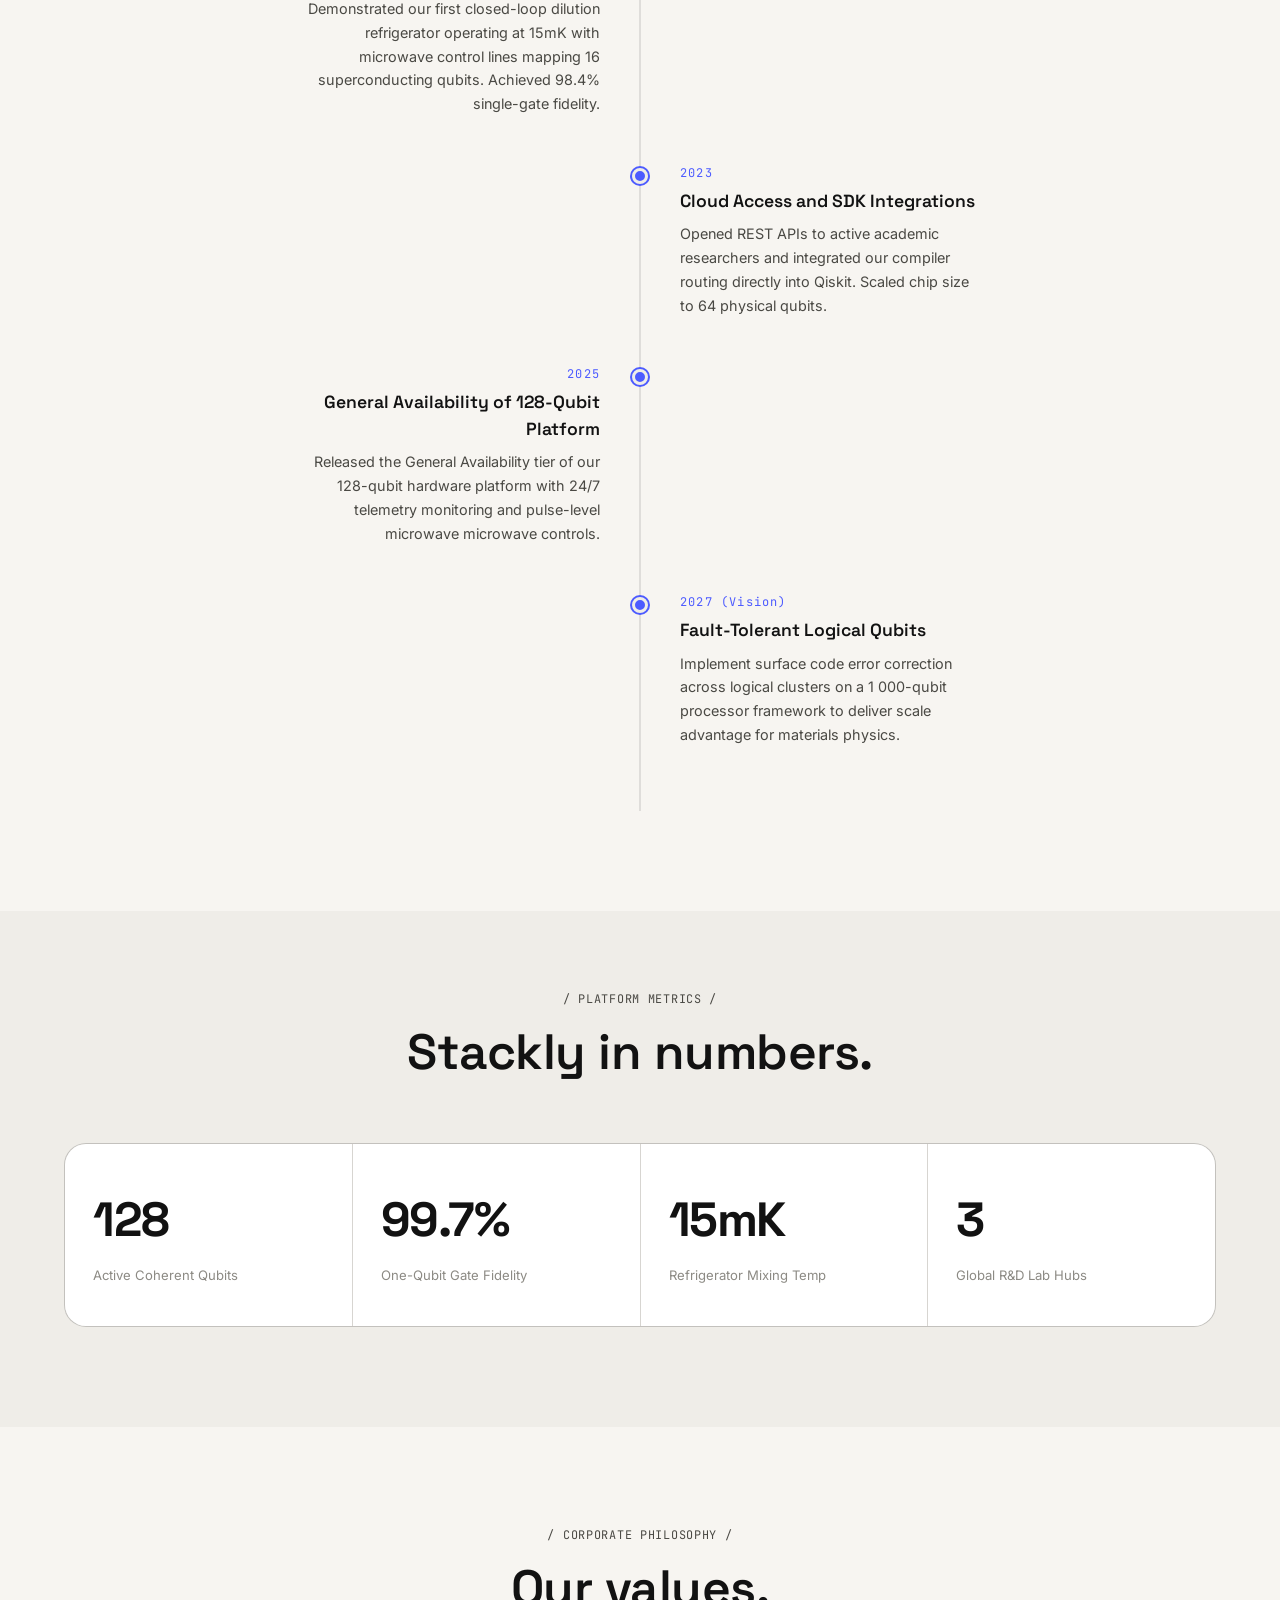
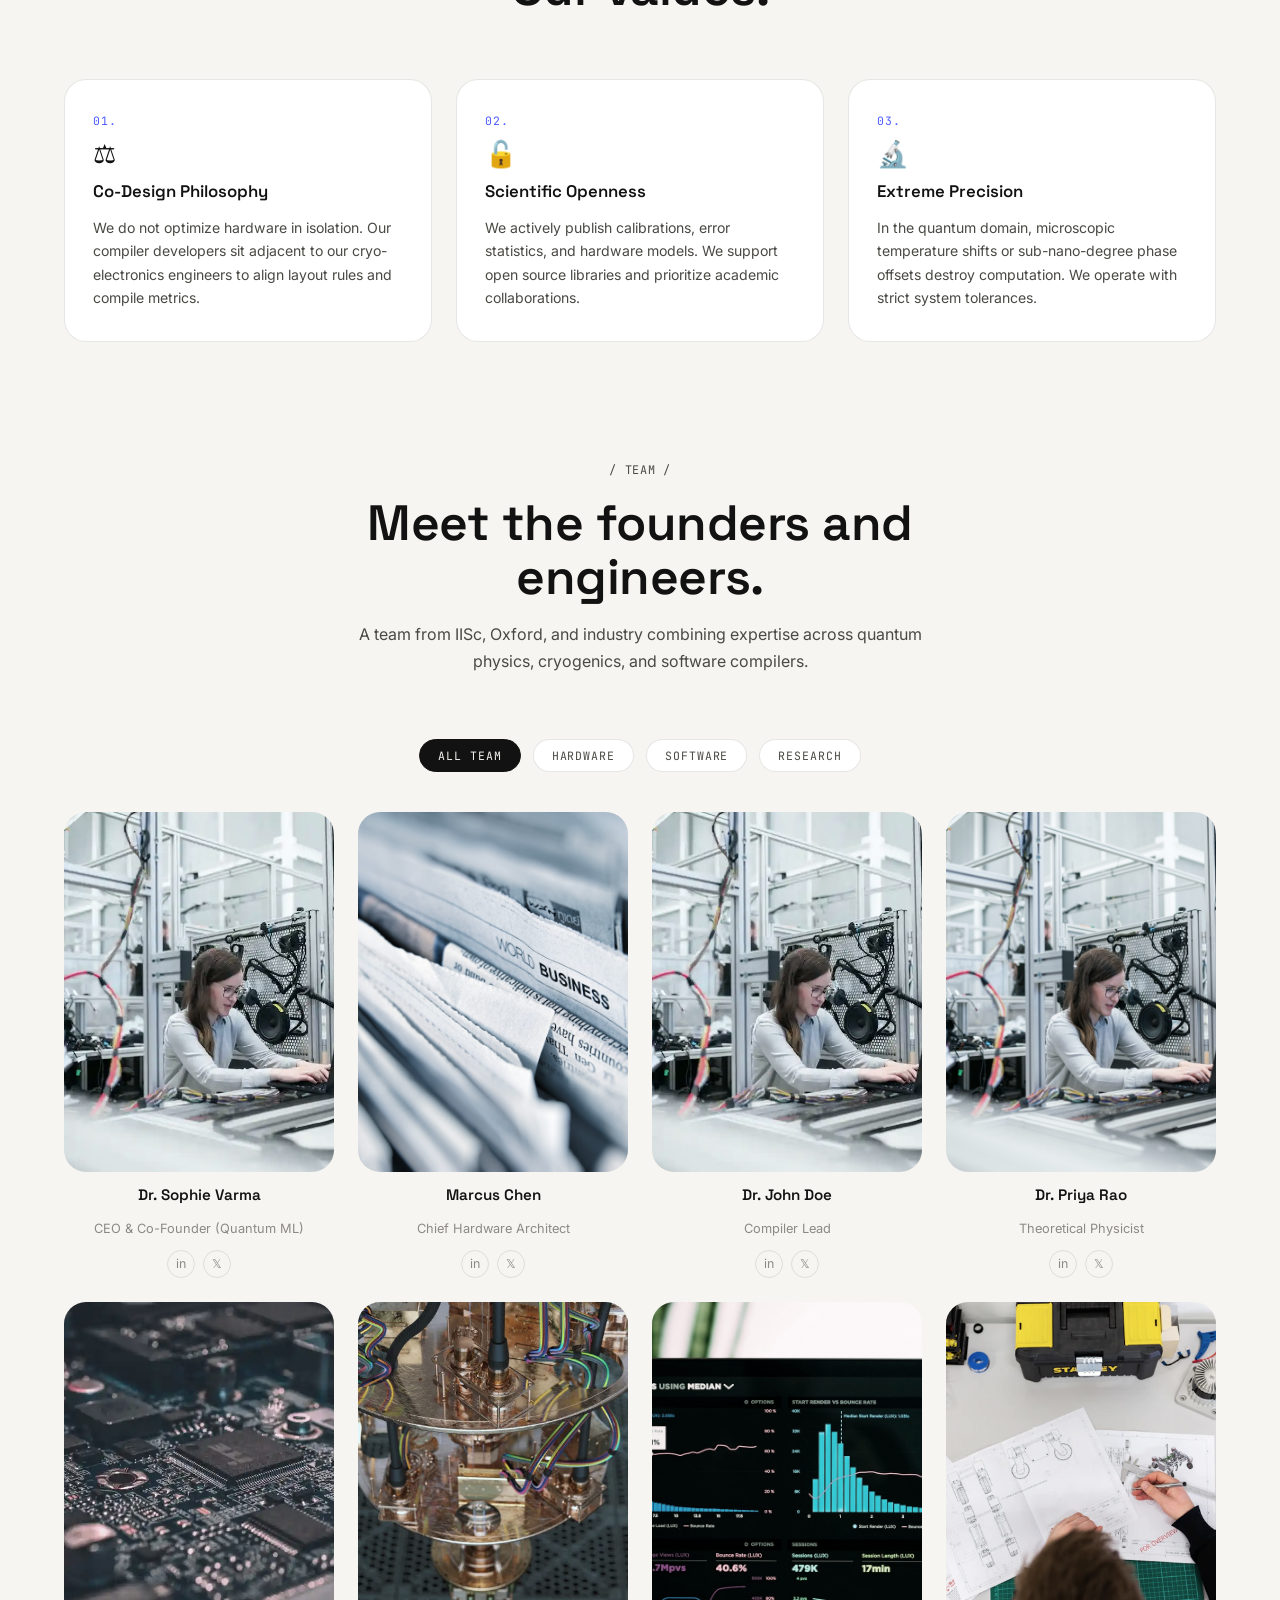
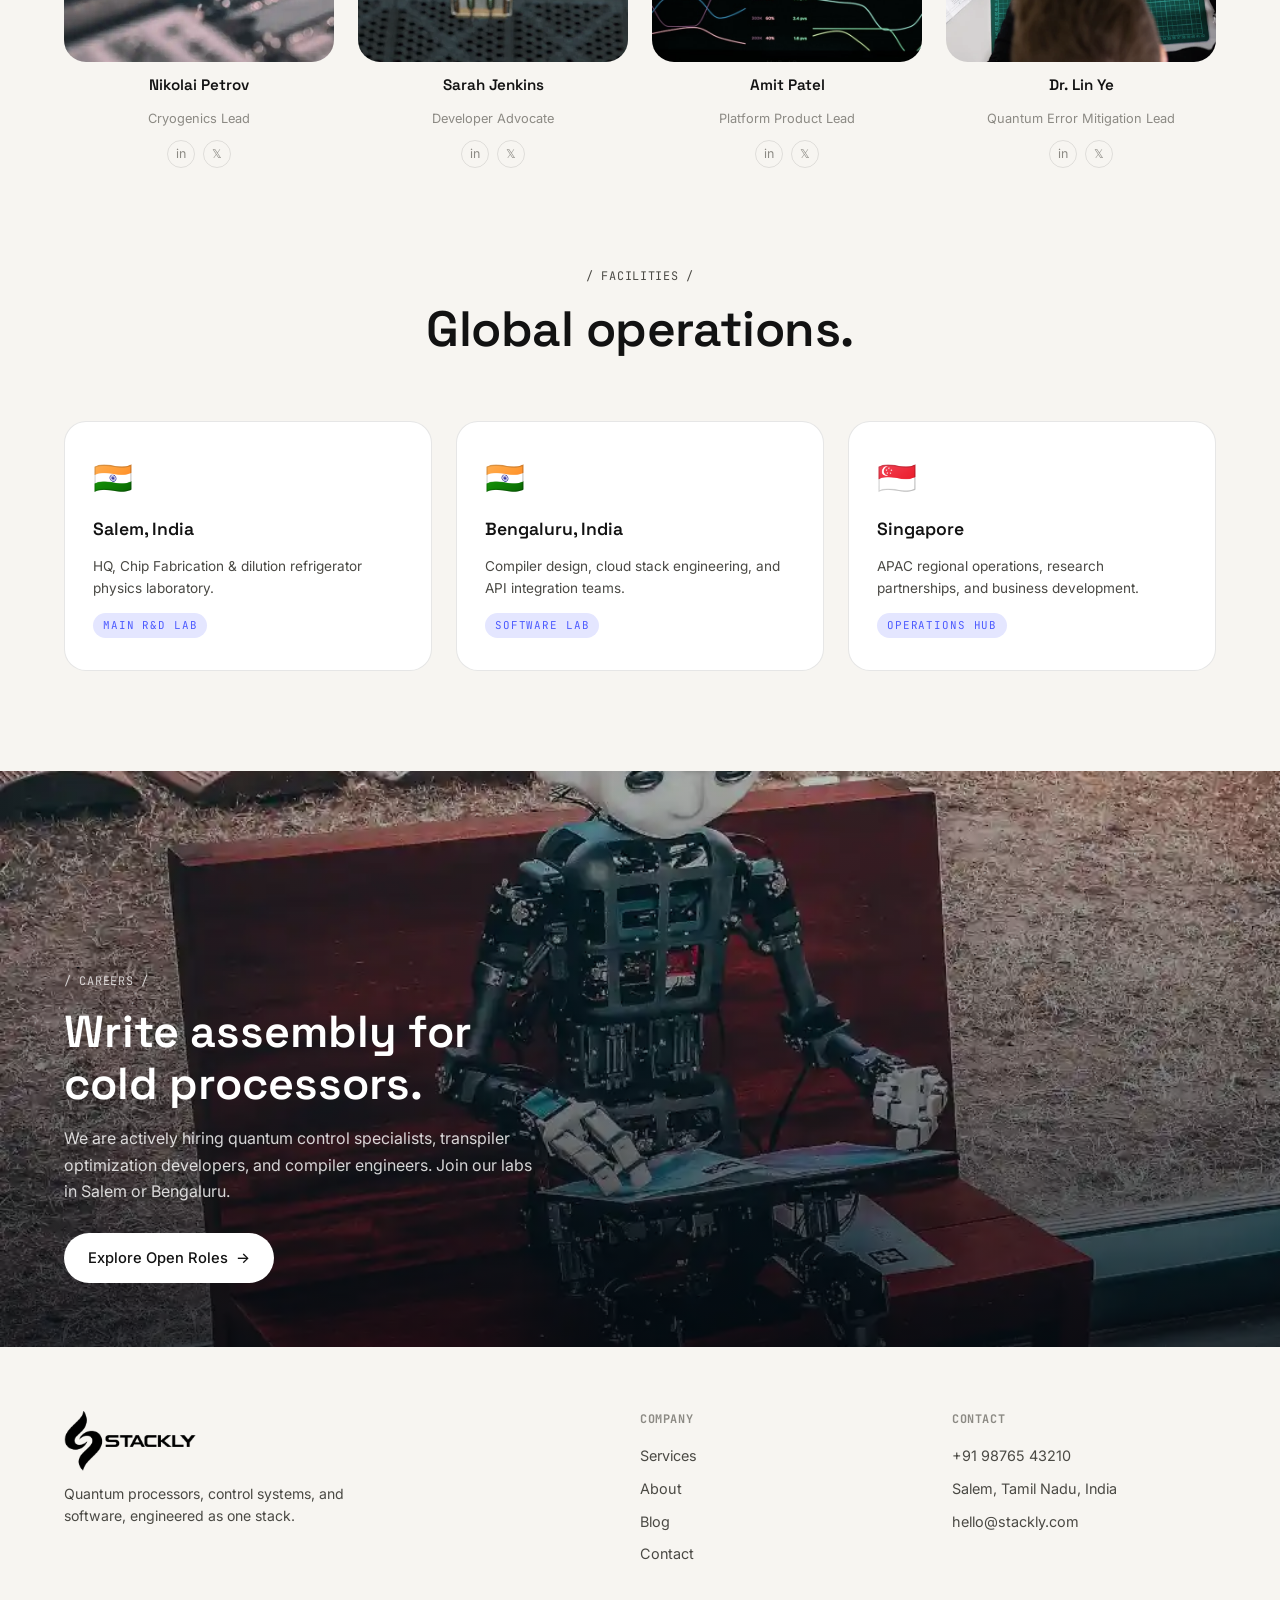
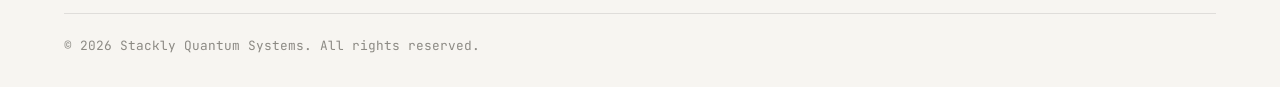
<file: about.html>
<!DOCTYPE html>
<html lang="en">
<head>
<meta charset="UTF-8">
<meta name="viewport" content="width=device-width, initial-scale=1.0">
<title>About Us — Stackly Quantum Computing</title>
<meta name="description" content="Meet the team of physicists and engineers at Stackly building cryogenics, control stacks, compilers, and hardware-aware quantum APIs.">
<link rel="preconnect" href="https://fonts.googleapis.com">
<link rel="preconnect" href="https://fonts.gstatic.com" crossorigin>
<link href="https://fonts.googleapis.com/css2?family=Space+Grotesk:wght@400;500;600;700&family=Inter:wght@400;500;600;700&family=JetBrains+Mono:wght@400;500;600&display=swap" rel="stylesheet">
<link rel="stylesheet" href="style.css">
<link rel="stylesheet" href="pages.css">
<style>
/* nav override */
.nav{
  position:sticky; top:0;
  background:rgba(0,0,0,0.5);
  backdrop-filter:blur(16px);
  -webkit-backdrop-filter:blur(16px);
  color:#fff;
  border-bottom:1px solid rgba(255,255,255,0.08);
  padding:14px clamp(20px,5.5vw,64px);
  z-index: 100;
}
.nav-links{ color:rgba(255,255,255,0.7); }
.nav-links a{ color:inherit; }
.nav-links a:hover{ opacity:1; color:#fff; }
.nav-sep{ color:rgba(255,255,255,0.3); }
.nav-social a{ color:#fff; }
.nav-social a:hover{ opacity:1; color:var(--ion); }
.hamburger span{ background:#fff; }
</style>
</head>
<body>

<!-- ============ PRELOADER ============ -->
<div class="preloader" id="preloader">

  <!-- Layer 1: Deep space particle canvas -->
  <canvas id="plCanvas"></canvas>

  <!-- Layer 2: Quantum circuit grid overlay -->
  <div class="pl-grid"></div>

  <!-- Layer 3: Bloch sphere canvas (main centrepiece) -->
  <div class="pl-sphere-wrap">
    <canvas id="plSphere" width="320" height="320"></canvas>
    <div class="pl-sphere-ring pl-ring-1"></div>
    <div class="pl-sphere-ring pl-ring-2"></div>
    <div class="pl-sphere-ring pl-ring-3"></div>
  </div>

  <!-- Layer 4: Scan-line overlay -->
  <div class="pl-scanline"></div>

  <!-- Layer 5: Top-left corner HUD -->
  <div class="pl-hud pl-hud-tl">
    <span class="pl-hud-label">SYS</span>
    <span class="pl-hud-val" id="plSysVal">BOOT</span>
  </div>
  <div class="pl-hud pl-hud-tr">
    <span class="pl-hud-label">TEMP</span>
    <span class="pl-hud-val" id="plTemp">15mK</span>
  </div>
  <div class="pl-hud pl-hud-bl">
    <span class="pl-hud-label">QUBITS</span>
    <span class="pl-hud-val" id="plQubits">000/128</span>
  </div>
  <div class="pl-hud pl-hud-br">
    <span class="pl-hud-label">FIDELITY</span>
    <span class="pl-hud-val" id="plFidelity">—</span>
  </div>

  <!-- Layer 6: Centre UI -->
  <div class="pl-center">
    <div class="pl-brand">
      <div class="pl-brand-line"></div>
      <span class="pl-brand-word" id="plBrandWord">STACKLY</span>
      <div class="pl-brand-line"></div>
    </div>
    <div class="pl-status-wrap">
      <span class="pl-cursor">▌</span>
      <span class="pl-status" id="plStatus">INITIALIZING QUANTUM SYSTEM</span>
    </div>
    <div class="pl-progress-outer">
      <div class="pl-progress-track">
        <div class="pl-progress-fill" id="plFill"></div>
        <div class="pl-progress-glow" id="plGlow"></div>
      </div>
      <span class="pl-pct" id="plPct">0%</span>
    </div>
    <div class="pl-braket" id="plBraket">|Ψ⟩ = α|0⟩ + β|1⟩</div>
  </div>

  <!-- Layer 7: Binary rain columns -->
  <canvas id="plRain"></canvas>

</div>

<div class="grain"></div>
<div class="mobile-menu-backdrop" id="mobileMenuBackdrop"></div>
<div class="mobile-menu" id="mobileMenu">
  <a href="index.html">Home</a>
  <a href="service.html">Services</a>
  <a href="about.html">About</a>
  <a href="blog.html">Blog</a>
  <a href="contact.html">Contact</a>
  <a href="login.html" class="btn btn-dark" style="margin-top:8px;">Login →</a>
</div>

<!-- ============ 1. NAV ============ -->
<header class="nav" id="nav">
  <a href="index.html" class="logo">
    <img src="img/Logo.webp" alt="Stackly Logo" style="height:72px;width:auto;">
  </a>
  <nav class="nav-links">
    <a href="index.html">Home</a><span class="nav-sep">/</span>
    <a href="service.html">Services</a><span class="nav-sep">/</span>
    <a href="about.html">About</a><span class="nav-sep">/</span>
    <a href="blog.html">Blog</a><span class="nav-sep">/</span>
    <a href="contact.html">Contact</a>
  </nav>
  <div class="nav-right">
    <a href="login.html" class="btn btn-dark nav-cta">Login <span class="arrow">→</span></a>
  </div>
  <button class="hamburger" id="hamburger" aria-label="Toggle menu"><span></span><span></span></button>
</header>

<!-- ============ 2. PAGE HERO ============ -->
<div class="page-hero">
  <img src="img/office.webp" alt="Stackly Offices" class="page-hero-img">
  <div class="page-hero-scrim"></div>
  <div class="page-hero-inner">
    <p class="eyebrow reveal-up">/ Who We Are /</p>
    <h1 class="page-hero-title reveal-left">Building the hardware.<br>Writing the compiler.</h1>
    <p class="page-hero-sub reveal-up" style="--d:0.1s">We are a team of physicists, electronics engineers, and compiler developers unifying the stack to deliver quantum computational advantage.</p>
  </div>
</div>

<!-- ============ 3. MISSION SPLIT ============ -->
<section style="padding:100px var(--pad) 80px;">
  <div class="alt-row reveal-up">
    <div class="alt-img">
      <img src="img/cleanroom.webp" alt="Cleanroom environment assembly">
      <span class="alt-img-badge">Laboratory</span>
    </div>
    <div class="alt-copy">
      <p class="eyebrow" style="color:var(--ion)">/ Mission /</p>
      <h3>Vertical system integration is the only path.</h3>
      <p>Superconducting qubits are highly sensitive to external fields, microwave calibration drifts, and compilation overheads. We believe scaling can only be achieved by building the dilution refrigerators, custom microwave control chips, error compilers, and remote cloud layers under one roof.</p>
      <ul class="alt-list">
        <li>Superconducting chip fabrication in-house</li>
        <li>Custom control electronics built for low temperature</li>
        <li>Open API integrations with standard SDK libraries</li>
      </ul>
    </div>
  </div>
</section>

<!-- ============ 4. MILESTONES TIMELINE ============ -->
<section style="padding:40px var(--pad) 100px;">
  <div class="section-eyebrow-center reveal-up">
    <p class="eyebrow">/ Company Timeline /</p>
    <h2 class="section-title">Our trajectory.</h2>
  </div>
   <div class="timeline-wrap">
    <div class="timeline-item reveal-up" style="--d: 0.1s;">
      <div class="timeline-dot"></div>
      <span class="timeline-year">2022</span>
      <h3>16-Qubit Cryostat Prototype</h3>
      <p>Demonstrated our first closed-loop dilution refrigerator operating at 15mK with microwave control lines mapping 16 superconducting qubits. Achieved 98.4% single-gate fidelity.</p>
    </div>
    <div class="timeline-item reveal-up" style="--d: 0.2s;">
      <div class="timeline-dot"></div>
      <span class="timeline-year">2023</span>
      <h3>Cloud Access and SDK Integrations</h3>
      <p>Opened REST APIs to active academic researchers and integrated our compiler routing directly into Qiskit. Scaled chip size to 64 physical qubits.</p>
    </div>
    <div class="timeline-item reveal-up" style="--d: 0.3s;">
      <div class="timeline-dot"></div>
      <span class="timeline-year">2025</span>
      <h3>General Availability of 128-Qubit Platform</h3>
      <p>Released the General Availability tier of our 128-qubit hardware platform with 24/7 telemetry monitoring and pulse-level microwave microwave controls.</p>
    </div>
    <div class="timeline-item reveal-up" style="--d: 0.4s;">
      <div class="timeline-dot"></div>
      <span class="timeline-year">2027 (Vision)</span>
      <h3>Fault-Tolerant Logical Qubits</h3>
      <p>Implement surface code error correction across logical clusters on a 1 000-qubit processor framework to deliver scale advantage for materials physics.</p>
    </div>
  </div>
</section>

<!-- ============ 5. STATS TICKER ROW ============ -->
<section style="padding:80px var(--pad) 100px; background:var(--card);">
  <div class="section-eyebrow-center reveal-up">
    <p class="eyebrow">/ Platform Metrics /</p>
    <h2 class="section-title">Stackly in numbers.</h2>
  </div>

  <div class="ticker-row reveal-up">
    <div class="ticker-cell">
      <span class="ticker-num" data-count="128" data-suffix="">0</span>
      <span class="ticker-label">Active Coherent Qubits</span>
    </div>
    <div class="ticker-cell">
      <span class="ticker-num" data-count="99.8" data-suffix="%">0</span>
      <span class="ticker-label">One-Qubit Gate Fidelity</span>
    </div>
    <div class="ticker-cell">
      <span class="ticker-num" data-count="15" data-suffix="mK">0</span>
      <span class="ticker-label">Refrigerator Mixing Temp</span>
    </div>
    <div class="ticker-cell">
      <span class="ticker-num" data-count="3" data-suffix="">0</span>
      <span class="ticker-label">Global R&D Lab Hubs</span>
    </div>
  </div>
</section>

<!-- ============ 6. CORPORATE VALUES ============ -->
<section style="padding:100px var(--pad) 80px;">
  <div class="section-eyebrow-center reveal-up">
    <p class="eyebrow">/ Corporate Philosophy /</p>
    <h2 class="section-title">Our values.</h2>
  </div>

  <div class="values-grid">
    <div class="value-card reveal-up" style="--d:0.05s">
      <span class="value-num">01.</span>
      <span class="value-icon">⚖</span>
      <h3>Co-Design Philosophy</h3>
      <p>We do not optimize hardware in isolation. Our compiler developers sit adjacent to our cryo-electronics engineers to align layout rules and compile metrics.</p>
    </div>
    <div class="value-card reveal-up" style="--d:0.1s">
      <span class="value-num">02.</span>
      <span class="value-icon">🔓</span>
      <h3>Scientific Openness</h3>
      <p>We actively publish calibrations, error statistics, and hardware models. We support open source libraries and prioritize academic collaborations.</p>
    </div>
    <div class="value-card reveal-up" style="--d:0.15s">
      <span class="value-num">03.</span>
      <span class="value-icon">🔬</span>
      <h3>Extreme Precision</h3>
      <p>In the quantum domain, microscopic temperature shifts or sub-nano-degree phase offsets destroy computation. We operate with strict system tolerances.</p>
    </div>
  </div>
</section>

<!-- ============ 7. INTERACTIVE TEAM GRID ============ -->
<section style="padding:40px var(--pad) 100px;">
  <div class="section-eyebrow-center reveal-up">
    <p class="eyebrow">/ Team /</p>
    <h2 class="section-title">Meet the founders and engineers.</h2>
    <p class="section-sub">A team from IISc, Oxford, and industry combining expertise across quantum physics, cryogenics, and software compilers.</p>
  </div>

  <!-- Filter tabs -->
  <div class="filter-tabs reveal-up" data-target="#teamGrid">
    <button class="filter-tab active" data-filter="all" data-target="#teamGrid">All Team</button>
    <button class="filter-tab" data-filter="hardware" data-target="#teamGrid">Hardware</button>
    <button class="filter-tab" data-filter="software" data-target="#teamGrid">Software</button>
    <button class="filter-tab" data-filter="research" data-target="#teamGrid">Research</button>
  </div>

  <div class="team-grid" id="teamGrid">
    <div class="team-card filter-item reveal-up" data-category="research" style="--d:0.05s">
      <div class="team-avatar">
        <img src="img/engineer.webp" alt="Dr. Sophie Varma">
        <div class="team-avatar-overlay">
          <a href="#">Bio profile ↗</a>
        </div>
      </div>
      <div class="team-name">Dr. Sophie Varma</div>
      <div class="team-role">CEO & Co-Founder (Quantum ML)</div>
      <div class="team-social">
        <a href="#">in</a><a href="#">𝕏</a>
      </div>
    </div>

    <div class="team-card filter-item reveal-up" data-category="hardware" style="--d:0.1s">
      <div class="team-avatar">
        <img src="img/lab_team.webp" alt="Marcus Chen">
        <div class="team-avatar-overlay">
          <a href="#">Bio profile ↗</a>
        </div>
      </div>
      <div class="team-name">Marcus Chen</div>
      <div class="team-role">Chief Hardware Architect</div>
      <div class="team-social">
        <a href="#">in</a><a href="#">𝕏</a>
      </div>
    </div>

    <div class="team-card filter-item reveal-up" data-category="software" style="--d:0.15s">
      <div class="team-avatar">
        <img src="img/monitoring.webp" alt="Dr. John Doe">
        <div class="team-avatar-overlay">
          <a href="#">Bio profile ↗</a>
        </div>
      </div>
      <div class="team-name">Dr. John Doe</div>
      <div class="team-role">Compiler Lead</div>
      <div class="team-social">
        <a href="#">in</a><a href="#">𝕏</a>
      </div>
    </div>

    <div class="team-card filter-item reveal-up" data-category="research" style="--d:0.2s">
      <div class="team-avatar">
        <img src="img/research.webp" alt="Dr. Priya Rao">
        <div class="team-avatar-overlay">
          <a href="#">Bio profile ↗</a>
        </div>
      </div>
      <div class="team-name">Dr. Priya Rao</div>
      <div class="team-role">Theoretical Physicist</div>
      <div class="team-social">
        <a href="#">in</a><a href="#">𝕏</a>
      </div>
    </div>

    <div class="team-card filter-item reveal-up" data-category="hardware" style="--d:0.25s">
      <div class="team-avatar">
        <img src="img/board.webp" alt="Nikolai Petrov">
        <div class="team-avatar-overlay">
          <a href="#">Bio profile ↗</a>
        </div>
      </div>
      <div class="team-name">Nikolai Petrov</div>
      <div class="team-role">Cryogenics Lead</div>
      <div class="team-social">
        <a href="#">in</a><a href="#">𝕏</a>
      </div>
    </div>

    <div class="team-card filter-item reveal-up" data-category="software" style="--d:0.3s">
      <div class="team-avatar">
        <img src="img/circuit.webp" alt="Sarah Jenkins">
        <div class="team-avatar-overlay">
          <a href="#">Bio profile ↗</a>
        </div>
      </div>
      <div class="team-name">Sarah Jenkins</div>
      <div class="team-role">Developer Advocate</div>
      <div class="team-social">
        <a href="#">in</a><a href="#">𝕏</a>
      </div>
    </div>

    <div class="team-card filter-item reveal-up" data-category="software" style="--d:0.35s">
      <div class="team-avatar">
        <img src="img/data_dashboard.webp" alt="Amit Patel">
        <div class="team-avatar-overlay">
          <a href="#">Bio profile ↗</a>
        </div>
      </div>
      <div class="team-name">Amit Patel</div>
      <div class="team-role">Platform Product Lead</div>
      <div class="team-social">
        <a href="#">in</a><a href="#">𝕏</a>
      </div>
    </div>

    <div class="team-card filter-item reveal-up" data-category="research" style="--d:0.4s">
      <div class="team-avatar">
        <img src="img/cleanroom.webp" alt="Dr. Lin Ye">
        <div class="team-avatar-overlay">
          <a href="#">Bio profile ↗</a>
        </div>
      </div>
      <div class="team-name">Dr. Lin Ye</div>
      <div class="team-role">Quantum Error Mitigation Lead</div>
      <div class="team-social">
        <a href="#">in</a><a href="#">𝕏</a>
      </div>
    </div>
  </div>
</section>

<!-- ============ 8. OFFICE LAB LOCATIONS ============ -->
<section style="padding:0 var(--pad) 100px;">
  <div class="section-eyebrow-center reveal-up">
    <p class="eyebrow">/ Facilities /</p>
    <h2 class="section-title">Global operations.</h2>
  </div>

  <div class="offices-grid">
    <div class="office-card reveal-up" style="--d:0.05s">
      <div class="office-flag">🇮🇳</div>
      <div class="office-city">Salem, India</div>
      <div class="office-addr">HQ, Chip Fabrication & dilution refrigerator physics laboratory.</div>
      <span class="office-badge">Main R&D Lab</span>
    </div>
    <div class="office-card reveal-up" style="--d:0.1s">
      <div class="office-flag">🇮🇳</div>
      <div class="office-city">Bengaluru, India</div>
      <div class="office-addr">Compiler design, cloud stack engineering, and API integration teams.</div>
      <span class="office-badge">Software Lab</span>
    </div>
    <div class="office-card reveal-up" style="--d:0.15s">
      <div class="office-flag">🇸🇬</div>
      <div class="office-city">Singapore</div>
      <div class="office-addr">APAC regional operations, research partnerships, and business development.</div>
      <span class="office-badge">Operations Hub</span>
    </div>
  </div>
</section>

<!-- ============ 9. CAREERS CTA BLOCK ============ -->
<section class="cta-photo" style="padding:0 var(--pad) 100px;">
  <div class="cta-frame">
    <img src="img/drivelines.webp" alt="Microwave drivelines" class="cta-img">
    <div class="cta-scrim"></div>
    <div class="cta-content">
      <p class="eyebrow light reveal-up">/ Careers /</p>
      <h2 class="cta-title reveal-up">Write assembly for cold processors.</h2>
      <p class="cta-sub reveal-up" style="--d:0.1s">We are actively hiring quantum control specialists, transpiler optimization developers, and compiler engineers. Join our labs in Salem or Bengaluru.</p>
      <a href="contact.html" class="btn btn-light reveal-up" style="--d:0.2s">Explore Open Roles <span class="arrow">→</span></a>
    </div>
  </div>
</section>

<!-- ============ FOOTER ============ -->
<footer class="footer">
  <div class="footer-inner">
    <div class="footer-brand">
      <a href="index.html" class="logo">
        <img src="img/Logo.webp" alt="Stackly Logo" style="height: 60px; width: auto;">
      </a>
      <p>Quantum processors, control systems, and software, engineered as one stack.</p>
    </div>
    <div class="footer-col">
      <h4>Company</h4>
      <a href="service.html">Services</a>
      <a href="about.html">About</a>
      <a href="blog.html">Blog</a>
      <a href="contact.html">Contact</a>
    </div>
    <div class="footer-col">
      <h4>Contact</h4>
      <a href="tel:+919876543210">+91 98765 43210</a>
      <span>Salem, Tamil Nadu, India</span>
      <a href="mailto:hello@stackly.com">hello@stackly.com</a>
    </div>
  </div>
  <div class="footer-bottom">
    <span>© 2026 Stackly Quantum Systems. All rights reserved.</span>
  </div>
</footer>

<script src="script.js"></script>
</body>
</html>
</file>
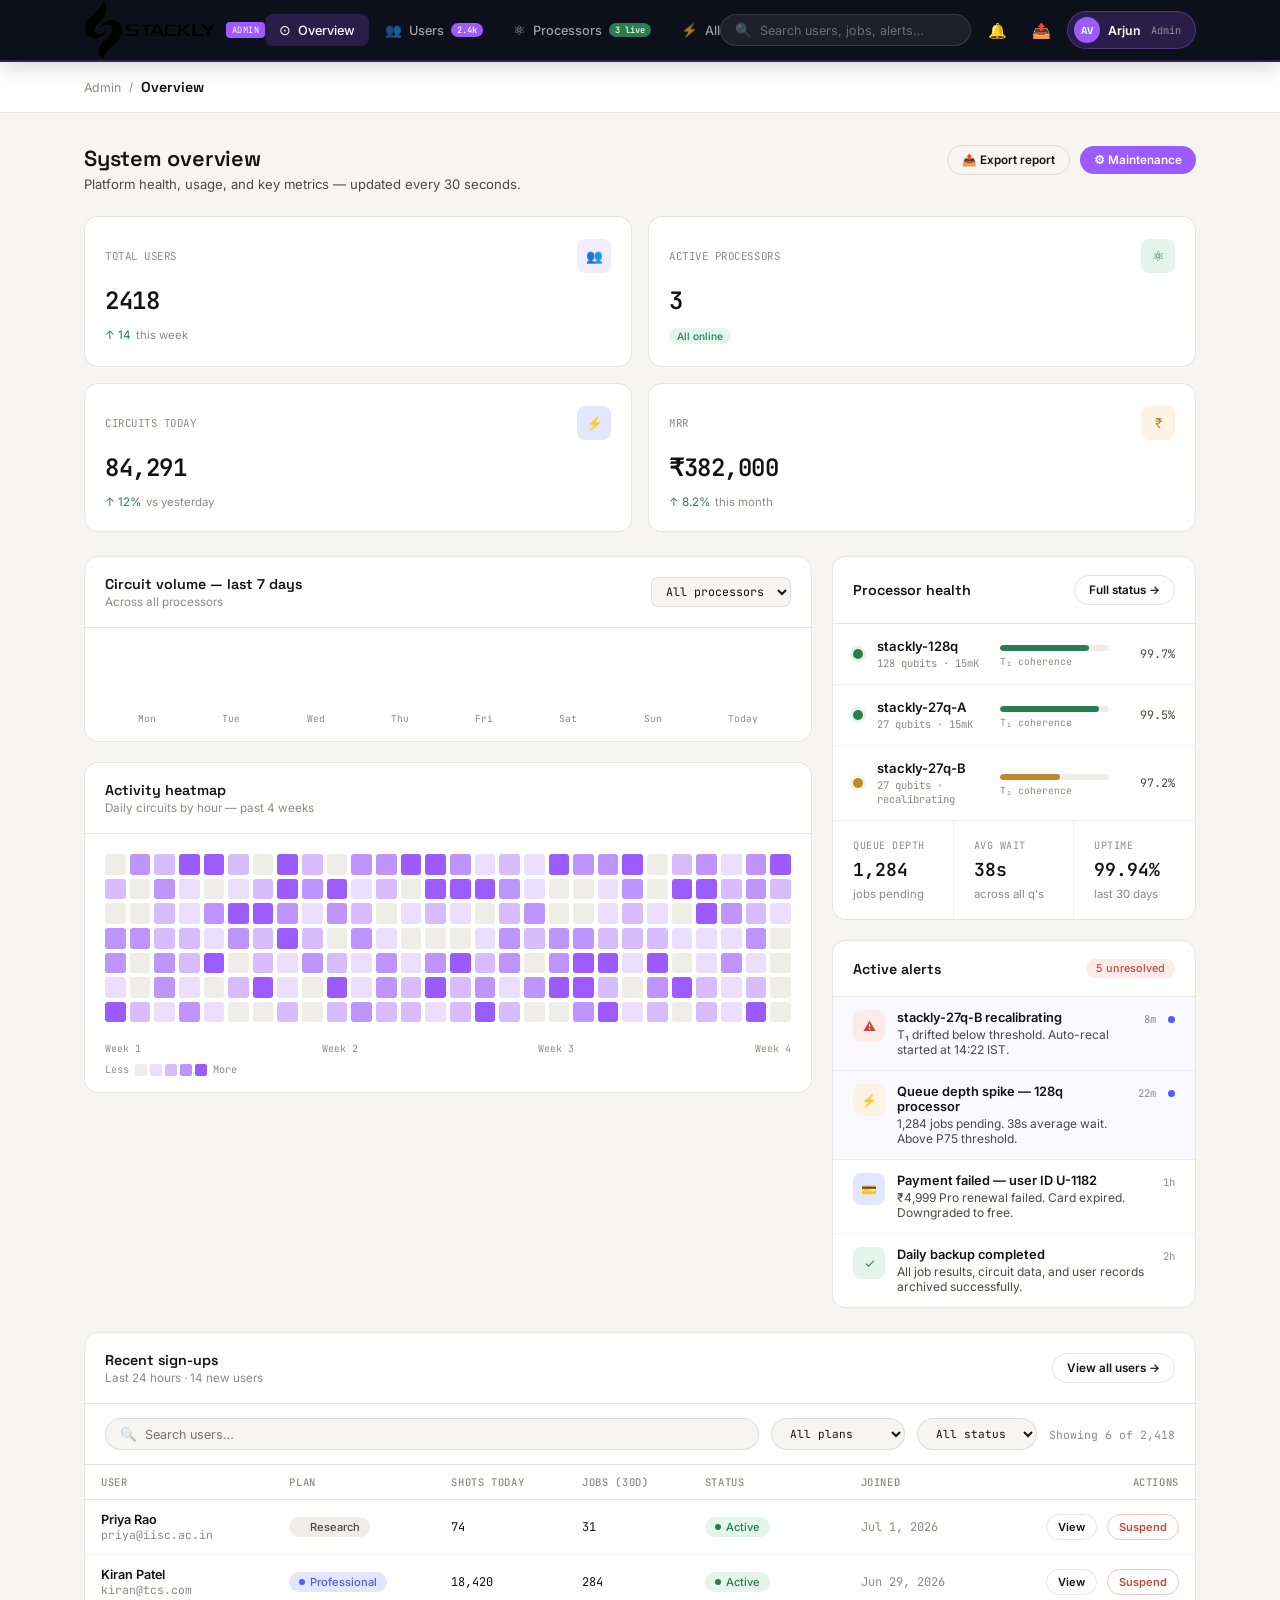
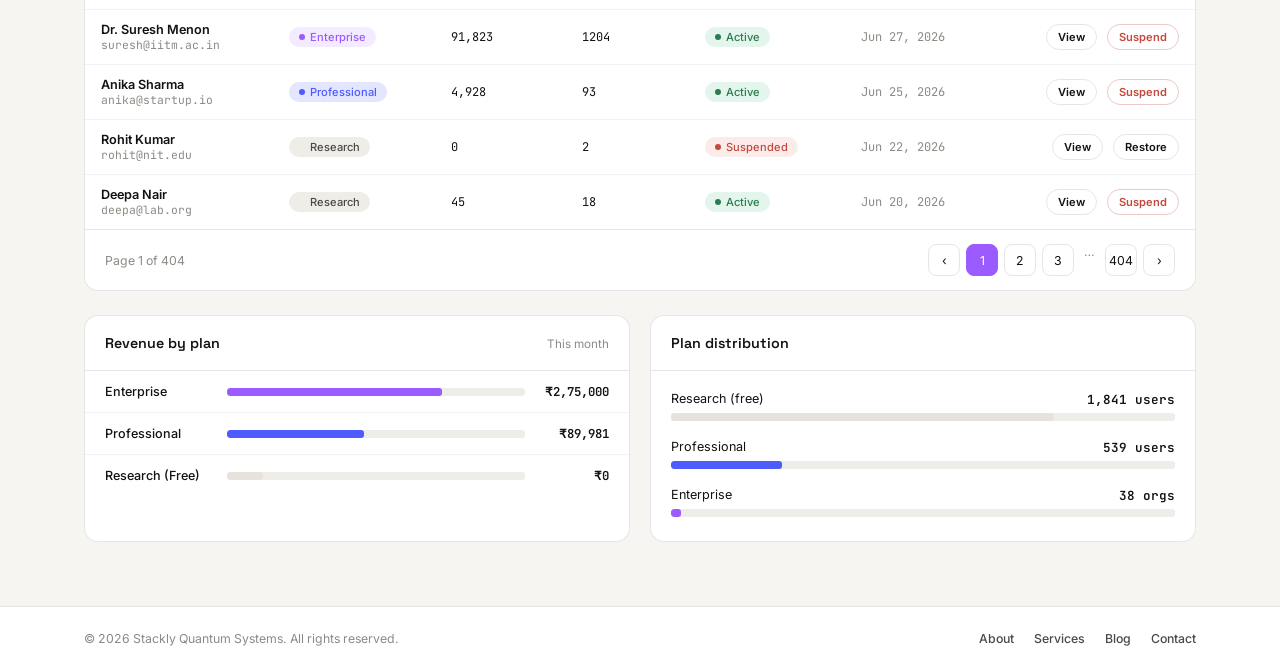
<file: admin-dashboard.html>
<!DOCTYPE html>
<html lang="en">
<head>
<meta charset="UTF-8">
<meta name="viewport" content="width=device-width, initial-scale=1.0">
<title>Admin Dashboard — Stackly</title>
<link rel="preconnect" href="https://fonts.googleapis.com">
<link rel="preconnect" href="https://fonts.gstatic.com" crossorigin>
<link href="https://fonts.googleapis.com/css2?family=Space+Grotesk:wght@400;500;600;700&family=Inter:wght@300;400;500;600&family=JetBrains+Mono:wght@400;500;600&display=swap" rel="stylesheet">
<style>
:root{
  --paper:#F7F5F1; --paper-2:#fff; --card:#EFEDE8; --card-2:#E7E3DC;
  --ink:#121212; --ink-soft:#4A4944; --ink-dim:#8C8A84;
  --line:rgba(18,18,18,.10); --line-soft:rgba(18,18,18,.06);
  --ion:#4D5BFF; --ion-soft:#E4E6FF; --ion-2:#9AA3FF;
  --green:#2A7D4F; --green-soft:#E3F5EC;
  --amber:#C08A2A; --amber-soft:#FBF3E3;
  --red:#C4493D; --red-soft:#FBECEA;
  --admin-accent:#9B5BFF; --admin-soft:rgba(155,91,255,.12);
  --f-d:'Space Grotesk',sans-serif;
  --f-b:'Inter',sans-serif;
  --f-m:'JetBrains Mono',monospace;
  --ease:cubic-bezier(.16,1,.3,1);
  --topbar-h:62px; --radius:14px;
}
*,*::before,*::after{margin:0;padding:0;box-sizing:border-box;}
html{height:100%;font-size:15px;overflow-x:hidden;}
body{min-height:100vh;background:var(--paper);color:var(--ink);font-family:var(--f-b);
  display:block;overflow-x:hidden;-webkit-font-smoothing:antialiased;}
a{color:inherit;text-decoration:none;} img{display:block;max-width:100%;}
button{font-family:inherit;cursor:pointer;border:none;background:none;color:inherit;}
input,select,textarea{font-family:inherit;color:inherit;} ul{list-style:none;}
::selection{background:var(--admin-accent);color:#fff;}
::-webkit-scrollbar{width:5px;height:5px;}
::-webkit-scrollbar-track{background:transparent;}
::-webkit-scrollbar-thumb{background:rgba(255,255,255,.15);border-radius:3px;}

/* ═════════════ CONTAINER & FOOTER ═════════════ */
.container {
  width: 100%;
  max-width: var(--maxw, 1240px);
  margin: 0 auto;
  padding: 0 clamp(20px, 5.5vw, 64px);
}
.topnav-container {
  display: flex;
  align-items: center;
  width: 100%;
  height: 100%;
}
.dashboard-footer {
  background: var(--paper-2);
  border-top: 1px solid var(--line);
  padding: 24px 0;
  margin-top: auto;
}
.dashboard-footer .footer-inner {
  display: flex;
  align-items: center;
  justify-content: space-between;
  font-size: 0.82rem;
  color: var(--ink-dim);
  width: 100%;
}
.dashboard-footer .footer-links {
  display: flex;
  gap: 20px;
}
.dashboard-footer .footer-links a {
  color: var(--ink-soft);
  transition: color 0.25s ease;
  font-weight: 500;
}
.dashboard-footer .footer-links a:hover {
  color: var(--admin-accent);
}

/* ══════════ TOP NAVBAR ══════════ */
.topnav{
  position:sticky;top:0;z-index:200;
  background:#0D0F1A;
  color:#fff;
  height:var(--topbar-h);
  display:flex;align-items:center;gap:0;
  padding:0;
  border-bottom:2px solid rgba(155,91,255,.25);
  box-shadow:0 4px 24px rgba(0,0,0,.18);
}
.topnav-logo{
  display:flex;align-items:center;gap:10px;
  font-family:var(--f-d);font-weight:600;font-size:1.05rem;
  color:#fff;text-decoration:none;
  margin-right:32px;flex-shrink:0;
}
.topnav-logo-mark{color:var(--admin-accent);display:inline-flex;}
.admin-badge{
  background:var(--admin-accent);color:#fff;font-family:var(--f-m);
  font-size:.58rem;letter-spacing:.06em;border-radius:4px;padding:2px 6px;
  flex-shrink:0;text-transform:uppercase;
}
.topnav-links{
  display:flex;align-items:center;gap:2px;flex:1;overflow-x:auto;
}
.nav-item{
  display:flex;align-items:center;gap:7px;
  padding:8px 14px;border-radius:8px;
  cursor:pointer;white-space:nowrap;
  font-size:.85rem;font-weight:500;color:rgba(255,255,255,.6);
  transition:background .22s ease,color .22s ease;
  position:relative;
}
.nav-item:hover{background:rgba(255,255,255,.07);color:#fff;}
.nav-item.active{background:rgba(155,91,255,.2);color:#fff;}
.nav-item.active::after{
  content:'';position:absolute;bottom:-2px;left:14px;right:14px;height:2px;
  background:var(--admin-accent);border-radius:2px 2px 0 0;
}
.nav-icon{font-size:.9rem;}
.nav-badge{
  background:var(--red);color:#fff;
  font-family:var(--f-m);font-size:.58rem;border-radius:999px;padding:1px 6px;
}
.nav-badge.purple{background:var(--admin-accent);}
.nav-badge.green{background:var(--green);}

.topnav-right{display:flex;align-items:center;gap:8px;margin-left:auto;flex-shrink:0;}
.topnav-search{
  display:flex;align-items:center;gap:8px;
  background:rgba(255,255,255,.07);border:1px solid rgba(255,255,255,.12);
  border-radius:999px;padding:7px 14px;
  transition:border-color .25s ease,box-shadow .25s ease;
  min-width:180px;
}
.topnav-search:focus-within{border-color:var(--admin-accent);box-shadow:0 0 0 3px var(--admin-soft);}
.topnav-search input{border:none;background:transparent;outline:none;font-size:.84rem;width:100%;color:#fff;}
.topnav-search input::placeholder{color:rgba(255,255,255,.35);}
.search-icon{color:rgba(255,255,255,.4);font-size:.9rem;flex-shrink:0;}

.topnav-btn{width:36px;height:36px;border-radius:50%;display:flex;align-items:center;justify-content:center;font-size:1rem;position:relative;transition:background .22s ease;color:#fff;}
.topnav-btn:hover{background:rgba(255,255,255,.1);}
.topbar-badge{position:absolute;top:4px;right:4px;width:8px;height:8px;border-radius:50%;background:var(--red);border:1.5px solid #0D0F1A;}
.topnav-chip{
  display:flex;align-items:center;gap:8px;
  background:rgba(155,91,255,.2);border:1px solid rgba(155,91,255,.35);
  border-radius:999px;padding:5px 14px 5px 6px;cursor:pointer;
  transition:background .22s ease;
}
.topnav-chip:hover{background:rgba(155,91,255,.3);}
.chip-avatar{width:26px;height:26px;border-radius:50%;background:var(--admin-accent);color:#fff;display:flex;align-items:center;justify-content:center;font-family:var(--f-d);font-weight:700;font-size:.68rem;}
.chip-name{font-size:.82rem;font-weight:600;color:#fff;}
.chip-role{font-family:var(--f-m);font-size:.68rem;color:rgba(255,255,255,.5);margin-left:2px;}

/* Mobile hamburger */
.topnav-hamburger{
  display:none;width:36px;height:36px;border-radius:8px;
  align-items:center;justify-content:center;color:#fff;
  transition:background .22s ease;margin-right:8px;
}
.topnav-hamburger:hover{background:rgba(255,255,255,.1);}
.ham-icon{display:flex;flex-direction:column;gap:4.5px;}
.ham-icon span{width:18px;height:1.5px;background:#fff;border-radius:2px;display:block;}

/* Mobile nav drawer */
.topnav-drawer{
  display:none;flex-direction:column;
  background:#0D0F1A;border-bottom:1px solid rgba(155,91,255,.2);
  padding:8px 0;
}
.topnav-drawer.open{display:flex;}
.topnav-drawer .nav-item{
  border-radius:0;padding:12px 24px;
}
.topnav-drawer .nav-item.active::after{display:none;}
.topnav-drawer .nav-item.active{
  border-left:3px solid var(--admin-accent);
}

/* ══════════ MAIN ══════════ */
.main-wrap{
  display:flex;flex-direction:column;
  min-height:calc(100vh - var(--topbar-h));
}

/* sub-topbar page title strip */
.page-topbar{
  background:var(--paper-2);border-bottom:1px solid var(--line);
  padding:16px 0;
  display:flex;align-items:center;
}
.page-crumb{
  display:flex;align-items:center;gap:8px;
}
.page-crumb-home{font-size:.82rem;color:var(--ink-dim);}
.page-crumb-sep{color:var(--ink-dim);font-size:.75rem;}
.page-crumb-page{font-family:var(--f-d);font-weight:600;font-size:.95rem;}

/* ══════════ PAGE ══════════ */
.page{display:flex;flex-direction:column;flex:1;padding:32px 0 64px;gap:24px;}
.page-header{display:flex;align-items:flex-start;justify-content:space-between;gap:16px;flex-wrap:wrap;}
.page-header h1{font-family:var(--f-d);font-size:1.45rem;font-weight:600;letter-spacing:-.01em;}
.page-header p{font-size:.875rem;color:var(--ink-soft);margin-top:4px;}
.page-header-actions{display:flex;gap:10px;align-items:center;flex-shrink:0;}

/* ── Buttons ── */
.btn{display:inline-flex;align-items:center;gap:7px;padding:10px 20px;border-radius:999px;font-size:.85rem;font-weight:600;transition:transform .3s var(--ease),background .25s ease,box-shadow .3s ease;white-space:nowrap;}
.btn:hover{transform:translateY(-1px);}
.btn-dark{background:var(--ink);color:#fff;}
.btn-dark:hover{background:#000;box-shadow:0 8px 20px -6px rgba(18,18,18,.3);}
.btn-admin{background:var(--admin-accent);color:#fff;}
.btn-admin:hover{background:#7e3fd9;box-shadow:0 8px 20px -6px rgba(155,91,255,.4);}
.btn-ghost{border:1px solid var(--line);background:transparent;}
.btn-ghost:hover{background:var(--card);}
.btn-ghost-red{border:1px solid rgba(196,73,61,.3);background:transparent;color:var(--red);}
.btn-ghost-red:hover{background:var(--red-soft);}
.btn-sm{padding:7px 14px;font-size:.78rem;}
.btn-xs{padding:5px 11px;font-size:.74rem;}

/* ── Stat cards ── */
.stats-row{display:grid;grid-template-columns:repeat(4,1fr);gap:16px;}
.stat-card{
  background:var(--paper-2);border:1px solid var(--line);
  border-radius:var(--radius);padding:22px 20px;
  display:flex;flex-direction:column;gap:12px;
  transition:transform .3s var(--ease),box-shadow .3s ease,border-color .25s ease;
  position:relative;overflow:hidden;
}
.stat-card:hover{transform:translateY(-3px);box-shadow:0 12px 32px -8px rgba(18,18,18,.1);border-color:rgba(155,91,255,.35);}
.stat-card::before{content:'';position:absolute;top:0;left:0;right:0;height:3px;background:var(--admin-accent);opacity:0;transition:opacity .3s ease;}
.stat-card:hover::before{opacity:1;}
.stat-top{display:flex;align-items:center;justify-content:space-between;}
.stat-label{font-family:var(--f-m);font-size:.72rem;letter-spacing:.05em;text-transform:uppercase;color:var(--ink-dim);}
.stat-icon{width:34px;height:34px;border-radius:8px;display:flex;align-items:center;justify-content:center;font-size:.9rem;}
.stat-icon.purple{background:var(--admin-soft);color:var(--admin-accent);}
.stat-icon.blue{background:var(--ion-soft);color:var(--ion);}
.stat-icon.green{background:var(--green-soft);color:var(--green);}
.stat-icon.amber{background:var(--amber-soft);color:var(--amber);}
.stat-icon.red{background:var(--red-soft);color:var(--red);}
.stat-num{font-family:var(--f-m);font-size:1.6rem;font-weight:600;letter-spacing:-.02em;}
.stat-delta{display:flex;align-items:center;gap:5px;font-size:.78rem;}
.stat-delta.up{color:var(--green);}
.stat-delta.down{color:var(--red);}
.stat-delta-label{color:var(--ink-dim);font-size:.76rem;}

/* ── Cards ── */
.card{background:var(--paper-2);border:1px solid var(--line);border-radius:var(--radius);overflow:hidden;}
.card-header{display:flex;align-items:center;justify-content:space-between;padding:18px 20px;border-bottom:1px solid var(--line);}
.card-title{font-family:var(--f-d);font-weight:600;font-size:.95rem;}
.card-subtitle{font-size:.78rem;color:var(--ink-dim);margin-top:2px;}
.card-body{padding:20px;}

/* ── Grids ── */
.grid-2{display:grid;grid-template-columns:1fr 1fr;gap:20px;}
.grid-3{display:grid;grid-template-columns:1fr 1fr 1fr;gap:20px;}
.grid-2-1{display:grid;grid-template-columns:2fr 1fr;gap:20px;}

/* ── Table ── */
.table-wrap{overflow-x:auto;}
table{width:100%;border-collapse:collapse;}
th{font-family:var(--f-m);font-size:.7rem;letter-spacing:.06em;text-transform:uppercase;color:var(--ink-dim);font-weight:500;padding:10px 16px;border-bottom:1px solid var(--line);text-align:left;white-space:nowrap;}
td{padding:12px 16px;border-bottom:1px solid var(--line-soft);font-size:.845rem;vertical-align:middle;}
tr:last-child td{border-bottom:none;}
tr:hover td{background:rgba(247,245,241,.7);}
.td-mono{font-family:var(--f-m);font-size:.8rem;}
.td-name{font-weight:600;}

/* ── Badges ── */
.badge{display:inline-flex;align-items:center;gap:5px;border-radius:999px;padding:3px 10px;font-size:.74rem;font-weight:500;}
.badge-dot{width:6px;height:6px;border-radius:50%;flex-shrink:0;}
.badge-success{background:var(--green-soft);color:var(--green);}
.badge-success .badge-dot{background:var(--green);}
.badge-warn{background:var(--amber-soft);color:var(--amber);}
.badge-warn .badge-dot{background:var(--amber);}
.badge-error{background:var(--red-soft);color:var(--red);}
.badge-error .badge-dot{background:var(--red);}
.badge-info{background:var(--ion-soft);color:var(--ion);}
.badge-info .badge-dot{background:var(--ion);}
.badge-purple{background:var(--admin-soft);color:var(--admin-accent);}
.badge-purple .badge-dot{background:var(--admin-accent);}
.badge-neutral{background:var(--card);color:var(--ink-soft);}

/* ── Progress bar ── */
.progress-bar{height:6px;border-radius:3px;background:var(--card);overflow:hidden;margin:4px 0;}
.progress-fill{height:100%;border-radius:3px;background:var(--admin-accent);transition:width 1.2s var(--ease);}
.progress-fill.green{background:var(--green);}
.progress-fill.amber{background:var(--amber);}
.progress-fill.red{background:var(--red);}
.progress-fill.ion{background:var(--ion);}

/* ── Processor health gauges ── */
.processor-grid{display:flex;flex-direction:column;gap:0;}
.processor-item{
  display:flex;align-items:center;gap:14px;
  padding:14px 20px;border-bottom:1px solid var(--line-soft);
  transition:background .22s ease;
}
.processor-item:last-child{border-bottom:none;}
.processor-item:hover{background:var(--paper);}
.proc-led{
  width:10px;height:10px;border-radius:50%;flex-shrink:0;
  box-shadow:0 0 0 3px transparent;transition:box-shadow .3s ease;
}
.proc-led.online{background:var(--green);box-shadow:0 0 0 3px var(--green-soft);}
.proc-led.warn{background:var(--amber);box-shadow:0 0 0 3px var(--amber-soft);}
.proc-led.offline{background:var(--red);box-shadow:0 0 0 3px var(--red-soft);}
.proc-led.pulse{animation:ledPulse 1.8s ease-in-out infinite;}
@keyframes ledPulse{0%,100%{box-shadow:0 0 0 3px var(--green-soft);}50%{box-shadow:0 0 0 6px rgba(42,125,79,.06);}}
.proc-info{flex:1;min-width:0;}
.proc-name{font-weight:600;font-size:.875rem;}
.proc-sub{font-family:var(--f-m);font-size:.7rem;color:var(--ink-dim);margin-top:2px;}
.proc-bar-wrap{flex:1;min-width:80px;}
.proc-val{font-family:var(--f-m);font-size:.78rem;color:var(--ink-soft);text-align:right;flex-shrink:0;width:52px;}

/* ── Alert feed ── */
.alert-list{display:flex;flex-direction:column;}
.alert-item{
  display:flex;align-items:flex-start;gap:12px;
  padding:13px 20px;border-bottom:1px solid var(--line-soft);
  transition:background .22s ease;cursor:pointer;
}
.alert-item:last-child{border-bottom:none;}
.alert-item:hover{background:var(--paper);}
.alert-item.unread{background:rgba(77,91,255,.035);}
.alert-icon{
  width:32px;height:32px;border-radius:8px;
  display:flex;align-items:center;justify-content:center;
  font-size:.85rem;flex-shrink:0;
}
.alert-icon.red{background:var(--red-soft);color:var(--red);}
.alert-icon.amber{background:var(--amber-soft);color:var(--amber);}
.alert-icon.green{background:var(--green-soft);color:var(--green);}
.alert-icon.blue{background:var(--ion-soft);color:var(--ion);}
.alert-body{flex:1;min-width:0;}
.alert-title{font-weight:600;font-size:.855rem;margin-bottom:2px;}
.alert-sub{font-size:.8rem;color:var(--ink-soft);}
.alert-time{font-family:var(--f-m);font-size:.7rem;color:var(--ink-dim);flex-shrink:0;padding-top:2px;}
.alert-unread-dot{
  width:7px;height:7px;border-radius:50%;background:var(--ion);
  flex-shrink:0;margin-top:6px;
}

/* ── Activity heatmap ── */
.heatmap{display:flex;flex-direction:column;gap:4px;padding:20px;}
.heatmap-row{display:flex;gap:4px;}
.heatmap-cell{
  width:100%;aspect-ratio:1;border-radius:3px;
  background:var(--card);transition:transform .2s ease;
  cursor:pointer;
}
.heatmap-cell:hover{transform:scale(1.3);z-index:2;position:relative;}
.hm-0{background:var(--card);}
.hm-1{background:rgba(155,91,255,.2);}
.hm-2{background:rgba(155,91,255,.4);}
.hm-3{background:rgba(155,91,255,.65);}
.hm-4{background:var(--admin-accent);}
.heatmap-labels{display:flex;justify-content:space-between;padding:0 20px 4px;font-family:var(--f-m);font-size:.66rem;color:var(--ink-dim);}
.heatmap-legend{display:flex;align-items:center;gap:6px;padding:4px 20px 16px;font-family:var(--f-m);font-size:.68rem;color:var(--ink-dim);}
.heatmap-legend-cells{display:flex;gap:3px;}
.hm-legend-cell{width:12px;height:12px;border-radius:2px;}

/* ── Mini bar chart ── */
.bar-chart{display:flex;align-items:flex-end;gap:5px;height:80px;padding:12px 20px 0;}
.bar-col{flex:1;display:flex;flex-direction:column;align-items:center;gap:4px;}
.bar{width:100%;border-radius:4px 4px 0 0;background:var(--admin-accent);opacity:.7;transition:opacity .25s ease,height .8s var(--ease);}
.bar-col:hover .bar{opacity:1;}
.bar-label{font-family:var(--f-m);font-size:.62rem;color:var(--ink-dim);}
.bar-chart-days{display:flex;justify-content:space-around;padding:4px 20px 16px;font-family:var(--f-m);font-size:.64rem;color:var(--ink-dim);}

/* ── User table search ── */
.table-toolbar{display:flex;align-items:center;gap:12px;padding:14px 20px;border-bottom:1px solid var(--line);flex-wrap:wrap;}
.table-search{display:flex;align-items:center;gap:8px;background:var(--paper);border:1px solid var(--line);border-radius:999px;padding:7px 14px;flex:1;min-width:160px;}
.table-search input{border:none;background:transparent;outline:none;font-size:.84rem;width:100%;}
.table-filter{font-family:var(--f-m);font-size:.74rem;background:var(--paper);border:1px solid var(--line);border-radius:999px;padding:7px 14px;cursor:pointer;outline:none;transition:border-color .25s ease;}
.table-filter:focus{border-color:var(--admin-accent);}
.result-count{font-family:var(--f-m);font-size:.76rem;color:var(--ink-dim);white-space:nowrap;}

/* ── Revenue chart ── */
.rev-chart{display:flex;flex-direction:column;gap:0;}
.rev-row{display:flex;align-items:center;gap:12px;padding:12px 20px;border-bottom:1px solid var(--line-soft);}
.rev-row:last-child{border-bottom:none;}
.rev-label{font-size:.84rem;font-weight:500;width:110px;flex-shrink:0;}
.rev-bar-wrap{flex:1;}
.rev-val{font-family:var(--f-m);font-size:.82rem;font-weight:600;width:72px;text-align:right;flex-shrink:0;}

/* ── System metrics ── */
.sys-metrics{display:grid;grid-template-columns:repeat(3,1fr);gap:0;border-top:1px solid var(--line-soft);}
.sys-metric{padding:18px 20px;display:flex;flex-direction:column;gap:6px;border-right:1px solid var(--line-soft);}
.sys-metric:last-child{border-right:none;}
.sys-metric-label{font-family:var(--f-m);font-size:.68rem;letter-spacing:.05em;text-transform:uppercase;color:var(--ink-dim);}
.sys-metric-val{font-family:var(--f-m);font-size:1.2rem;font-weight:600;}
.sys-metric-sub{font-size:.76rem;color:var(--ink-dim);}

/* ── Pagination ── */
.pagination{display:flex;align-items:center;justify-content:space-between;padding:14px 20px;border-top:1px solid var(--line);flex-wrap:wrap;gap:10px;}
.page-info{font-size:.82rem;color:var(--ink-dim);}
.page-btns{display:flex;gap:6px;}
.page-btn{
  width:32px;height:32px;border-radius:8px;display:flex;align-items:center;justify-content:center;
  font-size:.82rem;border:1px solid var(--line);background:transparent;
  transition:background .22s ease,border-color .22s ease;cursor:pointer;
}
.page-btn:hover{background:var(--card);border-color:var(--ink-dim);}
.page-btn.active{background:var(--admin-accent);color:#fff;border-color:var(--admin-accent);}

/* ── Animations ── */
@keyframes fadeInUp{from{opacity:0;transform:translateY(16px);}to{opacity:1;transform:translateY(0);}}
.animate{animation:fadeInUp .55s var(--ease) both;}
.d1{animation-delay:.06s;}.d2{animation-delay:.12s;}.d3{animation-delay:.18s;}.d4{animation-delay:.24s;}
@keyframes countUp{from{opacity:0;}to{opacity:1;}}

/* ══════════ RESPONSIVE ══════════ */
@media(max-width:1280px){.stats-row{grid-template-columns:repeat(2,1fr);}.grid-3{grid-template-columns:1fr 1fr;}}
@media(max-width:1100px){.grid-2-1{grid-template-columns:1fr;}.grid-2{grid-template-columns:1fr;}}
@media(max-width:900px){
  .topnav-links{display:none;}
  .topnav-hamburger{display:flex;}
  .topnav-search{display:none;}
  .chip-name,.chip-role{display:none;}
  .page{padding:20px 16px 24px;}
  .stats-row{grid-template-columns:repeat(2,1fr);gap:12px;}
  .sys-metrics{grid-template-columns:1fr 1fr;}
}
@media(max-width:520px){.stats-row{grid-template-columns:1fr 1fr;}.page{padding:14px 12px 24px;}.topnav{padding:0 12px;}}
@media(max-width:380px){.stats-row{grid-template-columns:1fr;}}
</style>
</head>
<body>

<!-- ═══ TOP NAVBAR ═══ -->
<nav class="topnav" id="topnav">
  <div class="container topnav-container">
    <button class="topnav-hamburger" id="hamburger">
      <div class="ham-icon"><span></span><span></span><span></span></div>
    </button>
    <a href="index.html" class="logo" style="display:flex; align-items:center; gap:10px;">
      <img src="img/Logo.webp" alt="Stackly Logo" style="height: 60px; width: auto;">
      <span class="admin-badge">Admin</span>
    </a>
    <div class="topnav-links" id="topnavLinks">
      <div class="nav-item active" onclick="setPage('overview',this)"><span class="nav-icon">⊙</span>Overview</div>
      <div class="nav-item" onclick="setPage('users',this)"><span class="nav-icon">👥</span>Users<span class="nav-badge purple">2.4k</span></div>
      <div class="nav-item" onclick="setPage('processors',this)"><span class="nav-icon">⚛</span>Processors<span class="nav-badge green">3 live</span></div>
      <div class="nav-item" onclick="setPage('jobs',this)"><span class="nav-icon">⚡</span>All Jobs</div>
      <div class="nav-item" onclick="setPage('billing',this)"><span class="nav-icon">💳</span>Billing</div>
      <div class="nav-item" onclick="setPage('alerts',this)"><span class="nav-icon">🔔</span>Alerts<span class="nav-badge">5</span></div>
      <div class="nav-item" onclick="setPage('settings',this)"><span class="nav-icon">⚙</span>Settings</div>
    </div>
    <div class="topnav-right">
      <div class="topnav-search">
        <span class="search-icon">🔍</span>
        <input type="text" placeholder="Search users, jobs, alerts…" id="adminSearch">
      </div>
      <button class="topnav-btn" title="Alerts">🔔<span class="topbar-badge"></span></button>
      <button class="topnav-btn" title="Export">📤</button>
      <div class="topnav-chip">
        <div class="chip-avatar">AV</div>
        <span class="chip-name">Arjun</span>
        <span class="chip-role">Admin</span>
      </div>
    </div>
  </div>
</nav>
<!-- Mobile nav drawer -->
<div class="topnav-drawer" id="topnavDrawer">
  <div class="container" style="display:flex; flex-direction:column; gap:2px;">
    <div class="nav-item active" onclick="setPage('overview',this)"><span class="nav-icon">⊙</span>Overview</div>
    <div class="nav-item" onclick="setPage('users',this)"><span class="nav-icon">👥</span>Users<span class="nav-badge purple">2.4k</span></div>
    <div class="nav-item" onclick="setPage('processors',this)"><span class="nav-icon">⚛</span>Processors<span class="nav-badge green">3 live</span></div>
    <div class="nav-item" onclick="setPage('jobs',this)"><span class="nav-icon">⚡</span>All Jobs</div>
    <div class="nav-item" onclick="setPage('billing',this)"><span class="nav-icon">💳</span>Billing</div>
    <div class="nav-item" onclick="setPage('alerts',this)"><span class="nav-icon">🔔</span>Alerts<span class="nav-badge">5</span></div>
    <div class="nav-item" onclick="setPage('settings',this)"><span class="nav-icon">⚙</span>Settings</div>
  </div>
</div>

<!-- ═══ MAIN ═══ -->
<div class="main-wrap">
  <!-- Page title strip -->
  <div class="page-topbar">
    <div class="container page-crumb">
      <span class="page-crumb-home">Admin</span>
      <span class="page-crumb-sep">/</span>
      <span class="page-crumb-page" id="crumbPage">Overview</span>
    </div>
  </div>

  <main class="page">
    <div class="container" id="viewOverview" style="display:flex; flex-direction:column; gap:24px;">

      <div class="page-header animate">
        <div>
          <h1>System overview</h1>
          <p>Platform health, usage, and key metrics — updated every 30 seconds.</p>
        </div>
        <div class="page-header-actions">
          <button class="btn btn-ghost btn-sm">📤 Export report</button>
          <button class="btn btn-admin btn-sm" onclick="alert('Maintenance mode toggle (demo)')">⚙ Maintenance</button>
        </div>
      </div>

      <!-- Stats -->
      <div class="stats-row">
        <div class="stat-card animate d1">
          <div class="stat-top"><div class="stat-label">Total users</div><div class="stat-icon purple">👥</div></div>
          <div class="stat-num" data-count="2418">0</div>
          <div class="stat-delta up">↑ 14 <span class="stat-delta-label">this week</span></div>
        </div>
        <div class="stat-card animate d2">
          <div class="stat-top"><div class="stat-label">Active processors</div><div class="stat-icon green">⚛</div></div>
          <div class="stat-num" data-count="3">0</div>
          <div class="stat-delta up"><span class="badge badge-success" style="font-size:.68rem;padding:2px 8px;">All online</span></div>
        </div>
        <div class="stat-card animate d3">
          <div class="stat-top"><div class="stat-label">Circuits today</div><div class="stat-icon blue">⚡</div></div>
          <div class="stat-num" data-count="84291">0</div>
          <div class="stat-delta up">↑ 12% <span class="stat-delta-label">vs yesterday</span></div>
        </div>
        <div class="stat-card animate d4">
          <div class="stat-top"><div class="stat-label">MRR</div><div class="stat-icon amber">₹</div></div>
          <div class="stat-num" data-prefix="₹" data-count="382000">0</div>
          <div class="stat-delta up">↑ 8.2% <span class="stat-delta-label">this month</span></div>
        </div>
      </div>

      <div class="grid-2-1">

        <!-- Left: circuit volume bar chart + heatmap -->
        <div style="display:flex;flex-direction:column;gap:20px;">

          <div class="card animate">
            <div class="card-header">
              <div><div class="card-title">Circuit volume — last 7 days</div><div class="card-subtitle">Across all processors</div></div>
              <select class="table-filter" style="border-radius:8px;padding:5px 10px;font-size:.78rem;border-radius:8px;">
                <option>All processors</option><option>stackly-128q</option><option>stackly-27q-A</option>
              </select>
            </div>
            <div class="bar-chart" id="barChart">
              <!-- bars injected by JS -->
            </div>
            <div class="bar-chart-days" id="barDays"></div>
          </div>

          <div class="card animate">
            <div class="card-header">
              <div><div class="card-title">Activity heatmap</div><div class="card-subtitle">Daily circuits by hour — past 4 weeks</div></div>
            </div>
            <div class="heatmap" id="heatmap"><!-- injected --></div>
            <div class="heatmap-labels" id="heatmapLabels"></div>
            <div class="heatmap-legend">
              Less <div class="heatmap-legend-cells">
                <div class="hm-legend-cell hm-0"></div>
                <div class="hm-legend-cell hm-1"></div>
                <div class="hm-legend-cell hm-2"></div>
                <div class="hm-legend-cell hm-3"></div>
                <div class="hm-legend-cell hm-4"></div>
              </div> More
            </div>
          </div>
        </div>

        <!-- Right: processor health + alerts -->
        <div style="display:flex;flex-direction:column;gap:20px;">

          <div class="card animate">
            <div class="card-header"><div class="card-title">Processor health</div><a href="#" class="btn btn-ghost btn-sm">Full status →</a></div>
            <div class="processor-grid">
              <div class="processor-item">
                <div class="proc-led online pulse"></div>
                <div class="proc-info">
                  <div class="proc-name">stackly-128q</div>
                  <div class="proc-sub">128 qubits · 15mK</div>
                </div>
                <div class="proc-bar-wrap">
                  <div class="progress-bar"><div class="progress-fill green" style="width:0%" data-w="82"></div></div>
                  <div style="font-family:var(--f-m);font-size:.65rem;color:var(--ink-dim);margin-top:2px;">T₁ coherence</div>
                </div>
                <div class="proc-val">99.7%</div>
              </div>
              <div class="processor-item">
                <div class="proc-led online pulse"></div>
                <div class="proc-info">
                  <div class="proc-name">stackly-27q-A</div>
                  <div class="proc-sub">27 qubits · 15mK</div>
                </div>
                <div class="proc-bar-wrap">
                  <div class="progress-bar"><div class="progress-fill green" style="width:0%" data-w="91"></div></div>
                  <div style="font-family:var(--f-m);font-size:.65rem;color:var(--ink-dim);margin-top:2px;">T₁ coherence</div>
                </div>
                <div class="proc-val">99.5%</div>
              </div>
              <div class="processor-item">
                <div class="proc-led warn"></div>
                <div class="proc-info">
                  <div class="proc-name">stackly-27q-B</div>
                  <div class="proc-sub">27 qubits · recalibrating</div>
                </div>
                <div class="proc-bar-wrap">
                  <div class="progress-bar"><div class="progress-fill amber" style="width:0%" data-w="55"></div></div>
                  <div style="font-family:var(--f-m);font-size:.65rem;color:var(--ink-dim);margin-top:2px;">T₁ coherence</div>
                </div>
                <div class="proc-val">97.2%</div>
              </div>
            </div>
            <div class="sys-metrics">
              <div class="sys-metric">
                <div class="sys-metric-label">Queue depth</div>
                <div class="sys-metric-val">1,284</div>
                <div class="sys-metric-sub">jobs pending</div>
              </div>
              <div class="sys-metric">
                <div class="sys-metric-label">Avg wait</div>
                <div class="sys-metric-val">38s</div>
                <div class="sys-metric-sub">across all q's</div>
              </div>
              <div class="sys-metric" style="border-right:none;">
                <div class="sys-metric-label">Uptime</div>
                <div class="sys-metric-val">99.94%</div>
                <div class="sys-metric-sub">last 30 days</div>
              </div>
            </div>
          </div>

          <div class="card animate">
            <div class="card-header"><div class="card-title">Active alerts</div><span class="badge badge-error" style="font-size:.72rem;">5 unresolved</span></div>
            <div class="alert-list">
              <div class="alert-item unread">
                <div class="alert-icon red">⚠</div>
                <div class="alert-body">
                  <div class="alert-title">stackly-27q-B recalibrating</div>
                  <div class="alert-sub">T₁ drifted below threshold. Auto-recal started at 14:22 IST.</div>
                </div>
                <div class="alert-time">8m</div>
                <div class="alert-unread-dot"></div>
              </div>
              <div class="alert-item unread">
                <div class="alert-icon amber">⚡</div>
                <div class="alert-body">
                  <div class="alert-title">Queue depth spike — 128q processor</div>
                  <div class="alert-sub">1,284 jobs pending. 38s average wait. Above P75 threshold.</div>
                </div>
                <div class="alert-time">22m</div>
                <div class="alert-unread-dot"></div>
              </div>
              <div class="alert-item">
                <div class="alert-icon blue">💳</div>
                <div class="alert-body">
                  <div class="alert-title">Payment failed — user ID U-1182</div>
                  <div class="alert-sub">₹4,999 Pro renewal failed. Card expired. Downgraded to free.</div>
                </div>
                <div class="alert-time">1h</div>
              </div>
              <div class="alert-item">
                <div class="alert-icon green">✓</div>
                <div class="alert-body">
                  <div class="alert-title">Daily backup completed</div>
                  <div class="alert-sub">All job results, circuit data, and user records archived successfully.</div>
                </div>
                <div class="alert-time">2h</div>
              </div>
            </div>
          </div>

        </div>
      </div>

      <!-- Users table preview -->
      <div class="card animate">
        <div class="card-header">
          <div><div class="card-title">Recent sign-ups</div><div class="card-subtitle">Last 24 hours · 14 new users</div></div>
          <button class="btn btn-ghost btn-sm" onclick="setPage('users',null)">View all users →</button>
        </div>
        <div class="table-toolbar">
          <div class="table-search"><span class="search-icon">🔍</span><input type="text" placeholder="Search users…" oninput="filterTable(this.value)"></div>
          <select class="table-filter"><option>All plans</option><option>Research</option><option>Professional</option><option>Enterprise</option></select>
          <select class="table-filter"><option>All status</option><option>Active</option><option>Suspended</option></select>
          <span class="result-count" id="resultCount">Showing 6 of 2,418</span>
        </div>
        <div class="table-wrap">
          <table id="usersTable">
            <thead>
              <tr>
                <th>User</th><th>Plan</th><th>Shots today</th><th>Jobs (30d)</th>
                <th>Status</th><th>Joined</th><th style="text-align:right;">Actions</th>
              </tr>
            </thead>
            <tbody id="usersBody">
              <!-- injected by JS -->
            </tbody>
          </table>
        </div>
        <div class="pagination">
          <div class="page-info">Page 1 of 404</div>
          <div class="page-btns">
            <button class="page-btn">‹</button>
            <button class="page-btn active">1</button>
            <button class="page-btn">2</button>
            <button class="page-btn">3</button>
            <span style="font-size:.82rem;padding:0 4px;color:var(--ink-dim);">…</span>
            <button class="page-btn">404</button>
            <button class="page-btn">›</button>
          </div>
        </div>
      </div>

      <!-- Revenue breakdown -->
      <div class="grid-2">
        <div class="card animate">
          <div class="card-header"><div class="card-title">Revenue by plan</div><div class="card-subtitle">This month</div></div>
          <div class="rev-chart">
            <div class="rev-row">
              <div class="rev-label">Enterprise</div>
              <div class="rev-bar-wrap"><div class="progress-bar" style="height:8px;"><div class="progress-fill" style="width:0%;background:var(--admin-accent);" data-w="72"></div></div></div>
              <div class="rev-val">₹2,75,000</div>
            </div>
            <div class="rev-row">
              <div class="rev-label">Professional</div>
              <div class="rev-bar-wrap"><div class="progress-bar" style="height:8px;"><div class="progress-fill ion" style="width:0%;" data-w="46"></div></div></div>
              <div class="rev-val">₹89,981</div>
            </div>
            <div class="rev-row">
              <div class="rev-label">Research (Free)</div>
              <div class="rev-bar-wrap"><div class="progress-bar" style="height:8px;"><div class="progress-fill" style="width:12%;background:var(--card-2);"></div></div></div>
              <div class="rev-val">₹0</div>
            </div>
          </div>
        </div>

        <div class="card animate">
          <div class="card-header"><div class="card-title">Plan distribution</div></div>
          <div style="padding:20px;display:flex;flex-direction:column;gap:14px;">
            <div>
              <div style="display:flex;justify-content:space-between;margin-bottom:5px;font-size:.84rem;">
                <span>Research (free)</span><span style="font-family:var(--f-m);font-weight:600;">1,841 users</span>
              </div>
              <div class="progress-bar" style="height:8px;"><div class="progress-fill" style="width:0%;background:var(--card-2);" data-w="76"></div></div>
            </div>
            <div>
              <div style="display:flex;justify-content:space-between;margin-bottom:5px;font-size:.84rem;">
                <span>Professional</span><span style="font-family:var(--f-m);font-weight:600;">539 users</span>
              </div>
              <div class="progress-bar" style="height:8px;"><div class="progress-fill ion" style="width:0%;" data-w="22"></div></div>
            </div>
            <div>
              <div style="display:flex;justify-content:space-between;margin-bottom:5px;font-size:.84rem;">
                <span>Enterprise</span><span style="font-family:var(--f-m);font-weight:600;">38 orgs</span>
              </div>
              <div class="progress-bar" style="height:8px;"><div class="progress-fill" style="width:0%;background:var(--admin-accent);" data-w="2"></div></div>
            </div>
          </div>
        </div>
      </div>

    </div><!-- /container -->
  </main>

  <!-- ═══ FOOTER ═══ -->
  <footer class="dashboard-footer">
    <div class="container footer-inner">
      <span>© 2026 Stackly Quantum Systems. All rights reserved.</span>
      <div class="footer-links">
        <a href="about.html">About</a>
        <a href="service.html">Services</a>
        <a href="blog.html">Blog</a>
        <a href="contact.html">Contact</a>
      </div>
    </div>
  </footer>

</div><!-- /main-wrap -->



<script>
/* ── Topnav hamburger (mobile) ── */
const hamburger = document.getElementById('hamburger');
const drawer = document.getElementById('topnavDrawer');
hamburger.addEventListener('click', () => { drawer.classList.toggle('open'); });
document.addEventListener('click', e => {
  if(!hamburger.contains(e.target) && !drawer.contains(e.target)) drawer.classList.remove('open');
});

/* ── Page navigation ── */
function setPage(page, navEl) {
  const labels = {overview:'Overview',users:'Users',processors:'Processors',jobs:'All Jobs',billing:'Billing',alerts:'Alerts',settings:'Settings'};
  document.getElementById('crumbPage').textContent = labels[page] || page;
  document.querySelectorAll('.nav-item').forEach(el => el.classList.remove('active'));
  if(navEl) {
    const pageKey = navEl.getAttribute('onclick')?.match(/'(\w+)'/)?.[1];
    document.querySelectorAll('.nav-item').forEach(el => {
      if(el.getAttribute('onclick')?.includes(`'${pageKey}'`)) el.classList.add('active');
    });
  }
  drawer.classList.remove('open');
}

/* ── Animated counters ── */
function animateVal(el, target, prefix='', dur=1200) {
  const start = performance.now();
  const isInt = Number.isInteger(target);
  const tick = now => {
    const p = Math.min((now-start)/dur,1), e = 1-Math.pow(1-p,3);
    const v = isInt ? Math.round(target*e) : (target*e).toFixed(1);
    el.textContent = prefix + (target>=10000 ? v.toLocaleString() : v);
    if(p<1) requestAnimationFrame(tick);
    else el.textContent = prefix + (target>=10000 ? target.toLocaleString() : (isInt?target:(target.toFixed(1))));
  };
  requestAnimationFrame(tick);
}

/* ── Build bar chart ── */
const barData = [62,78,54,91,83,69,97,88];
const days = ['Mon','Tue','Wed','Thu','Fri','Sat','Sun','Today'];
const maxVal = Math.max(...barData);
function buildBars() {
  const chart = document.getElementById('barChart');
  const daysEl = document.getElementById('barDays');
  if(!chart) return;
  chart.innerHTML = '';
  daysEl.innerHTML = '';
  barData.forEach((v,i)=>{
    const pct = (v/maxVal)*100;
    const col = document.createElement('div'); col.className='bar-col';
    const bar = document.createElement('div'); bar.className='bar';
    bar.style.height='0%'; bar.style.transition=`height .8s var(--ease) ${i*.07}s`;
    bar.title=`${days[i]}: ${(v*1000).toLocaleString()} circuits`;
    col.appendChild(bar); chart.appendChild(col);
    const d = document.createElement('span'); d.textContent=days[i]; daysEl.appendChild(d);
    setTimeout(()=>bar.style.height=pct+'%',150);
  });
}

/* ── Build heatmap ── */
function buildHeatmap() {
  const el = document.getElementById('heatmap');
  const labelsEl = document.getElementById('heatmapLabels');
  if(!el) return;
  const hours = 28;
  el.innerHTML = '';
  for(let h=0;h<7;h++){
    const row = document.createElement('div'); row.className='heatmap-row';
    for(let d=0;d<hours;d++){
      const cell = document.createElement('div');
      const val = Math.floor(Math.random()*5);
      cell.className=`heatmap-cell hm-${val}`;
      cell.title=`${val*20}k circuits`;
      row.appendChild(cell);
    }
    el.appendChild(row);
  }
  labelsEl.innerHTML='';
  ['Week 1','Week 2','Week 3','Week 4'].forEach(w=>{const s=document.createElement('span');s.textContent=w;labelsEl.appendChild(s);});
}

/* ── Users table data ── */
const users = [
  {id:'U-2418',name:'Priya Rao',email:'priya@iisc.ac.in',plan:'Research',shots:74,jobs:31,status:'active',joined:'Jul 1, 2026'},
  {id:'U-2417',name:'Kiran Patel',email:'kiran@tcs.com',plan:'Professional',shots:18420,jobs:284,status:'active',joined:'Jun 29, 2026'},
  {id:'U-2416',name:'Dr. Suresh Menon',email:'suresh@iitm.ac.in',plan:'Enterprise',shots:91823,jobs:1204,status:'active',joined:'Jun 27, 2026'},
  {id:'U-2415',name:'Anika Sharma',email:'anika@startup.io',plan:'Professional',shots:4928,jobs:93,status:'active',joined:'Jun 25, 2026'},
  {id:'U-2414',name:'Rohit Kumar',email:'rohit@nit.edu',plan:'Research',shots:0,jobs:2,status:'suspended',joined:'Jun 22, 2026'},
  {id:'U-2413',name:'Deepa Nair',email:'deepa@lab.org',plan:'Research',shots:45,jobs:18,status:'active',joined:'Jun 20, 2026'},
];
function planBadge(p){
  if(p==='Enterprise') return `<span class="badge badge-purple"><span class="badge-dot"></span>${p}</span>`;
  if(p==='Professional') return `<span class="badge badge-info"><span class="badge-dot"></span>${p}</span>`;
  return `<span class="badge badge-neutral"><span class="badge-dot"></span>${p}</span>`;
}
function statusBadge(s){
  return s==='active'?`<span class="badge badge-success"><span class="badge-dot"></span>Active</span>`:`<span class="badge badge-error"><span class="badge-dot"></span>Suspended</span>`;
}
function renderUsers(list) {
  const tbody = document.getElementById('usersBody');
  if(!tbody) return;
  tbody.innerHTML = list.map(u=>`
    <tr>
      <td>
        <div class="td-name">${u.name}</div>
        <div style="font-size:.76rem;color:var(--ink-dim);font-family:var(--f-m);">${u.email}</div>
      </td>
      <td>${planBadge(u.plan)}</td>
      <td class="td-mono">${u.shots.toLocaleString()}</td>
      <td class="td-mono">${u.jobs}</td>
      <td>${statusBadge(u.status)}</td>
      <td class="td-mono" style="color:var(--ink-dim);white-space:nowrap;">${u.joined}</td>
      <td style="text-align:right;white-space:nowrap;">
        <button class="btn btn-ghost btn-xs" onclick="alert('View user ${u.id}')">View</button>
        ${u.status==='active'?`<button class="btn btn-ghost-red btn-xs" onclick="suspendUser('${u.id}',this)" style="margin-left:6px;">Suspend</button>`:`<button class="btn btn-ghost btn-xs" onclick="alert('Restored ${u.id}')" style="margin-left:6px;">Restore</button>`}
      </td>
    </tr>
  `).join('');
  const rc = document.getElementById('resultCount');
  if(rc) rc.textContent = `Showing ${list.length} of 2,418`;
}
function filterTable(val) {
  const q = val.toLowerCase();
  const filtered = q ? users.filter(u=>u.name.toLowerCase().includes(q)||u.email.toLowerCase().includes(q)||u.id.toLowerCase().includes(q)) : users;
  renderUsers(filtered);
}
function suspendUser(id, btn) {
  if(!confirm(`Suspend user ${id}? This will immediately pause their access.`)) return;
  btn.textContent='Suspended';btn.disabled=true;btn.style.opacity='.5';
}

/* ── Animate progress bars ── */
function animateBars() {
  document.querySelectorAll('.progress-fill[data-w]').forEach(el=>{
    setTimeout(()=>{el.style.width=el.dataset.w+'%';},100);
  });
  document.querySelectorAll('.proc-bar-wrap .progress-fill[data-w]').forEach(el=>{
    setTimeout(()=>{el.style.width=el.dataset.w+'%';},300);
  });
}

/* ── Init ── */
window.addEventListener('DOMContentLoaded',()=>{
  buildBars();
  buildHeatmap();
  renderUsers(users);
  setTimeout(()=>{
    document.querySelectorAll('[data-count]').forEach(el=>{
      const prefix = el.dataset.prefix||'';
      animateVal(el, parseInt(el.dataset.count), prefix);
    });
    animateBars();
  },300);
});

/* ── Live alert pulse ── */
let alertCount = 5;
setInterval(()=>{
  const badge = document.querySelector('.topbar-badge');
  if(badge) badge.style.opacity = badge.style.opacity==='0'?'1':'0';
},1200);
</script>
</body>
</html>
</file>
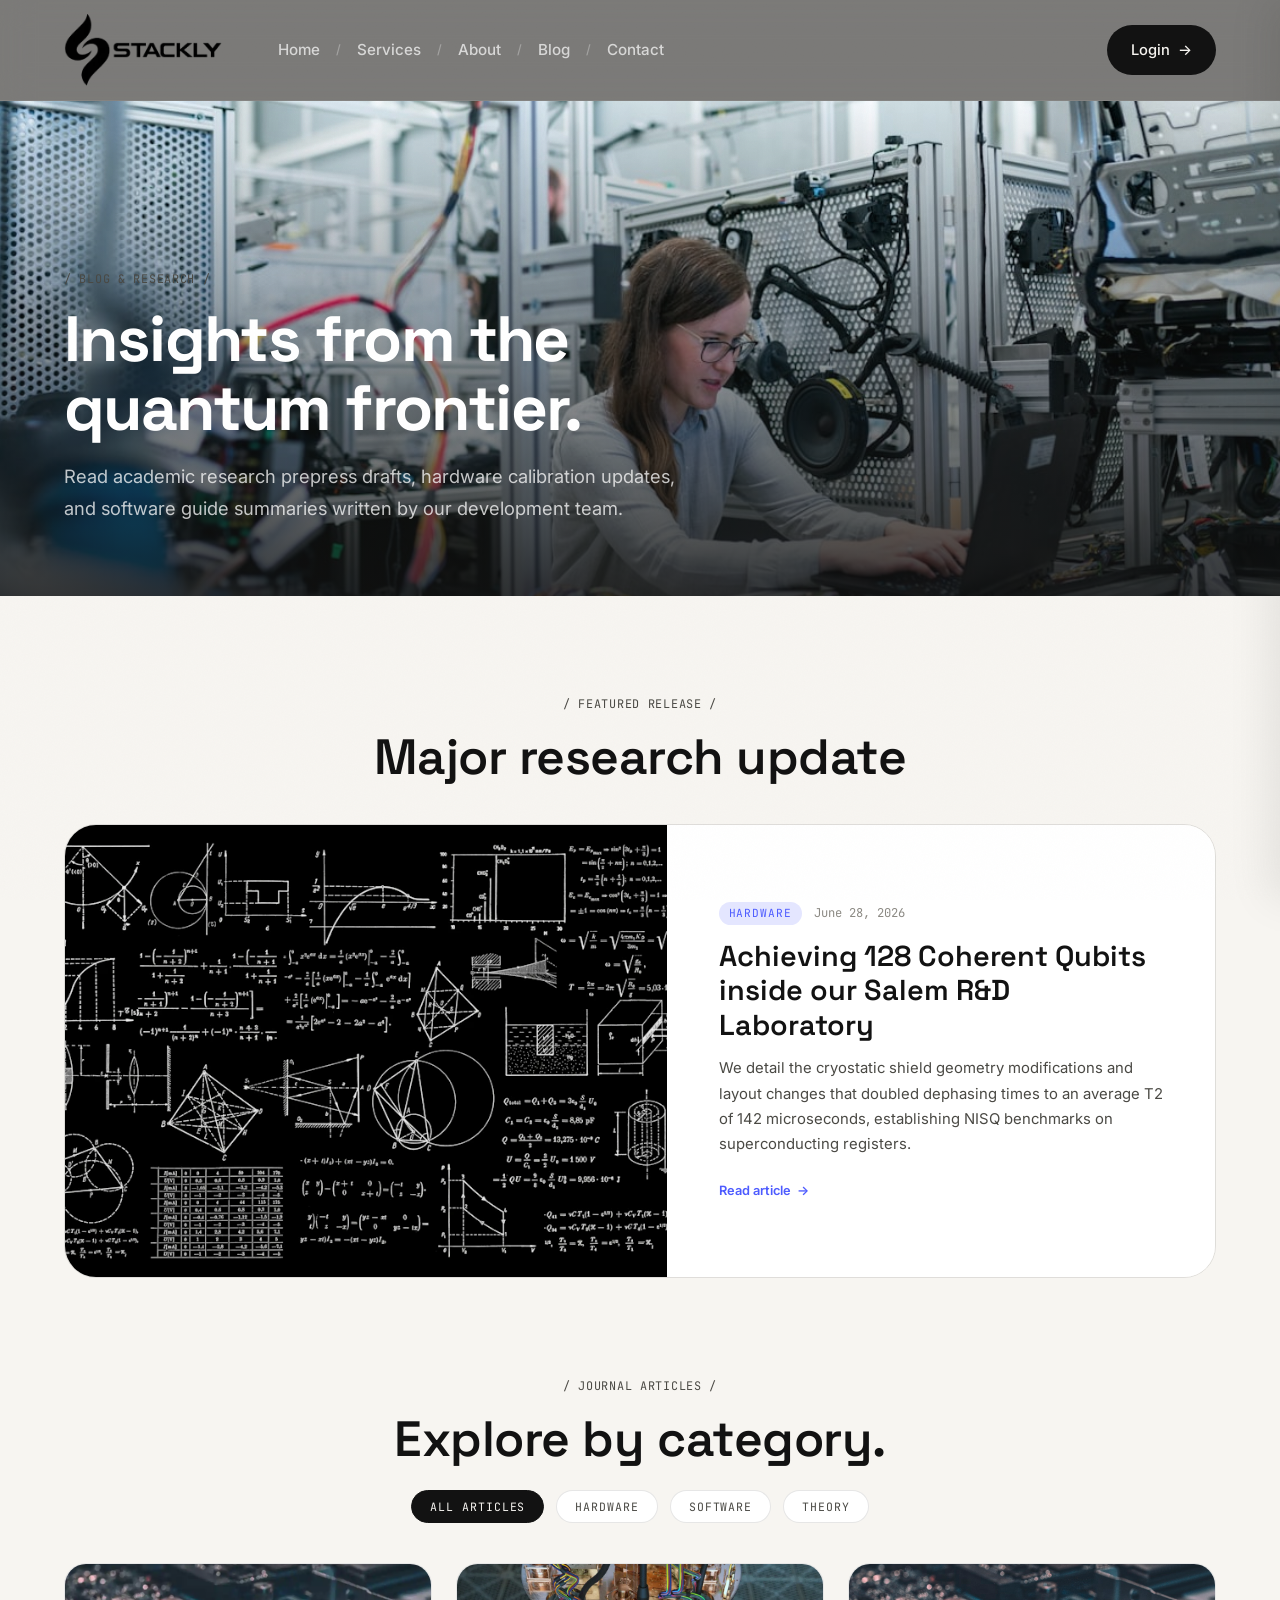
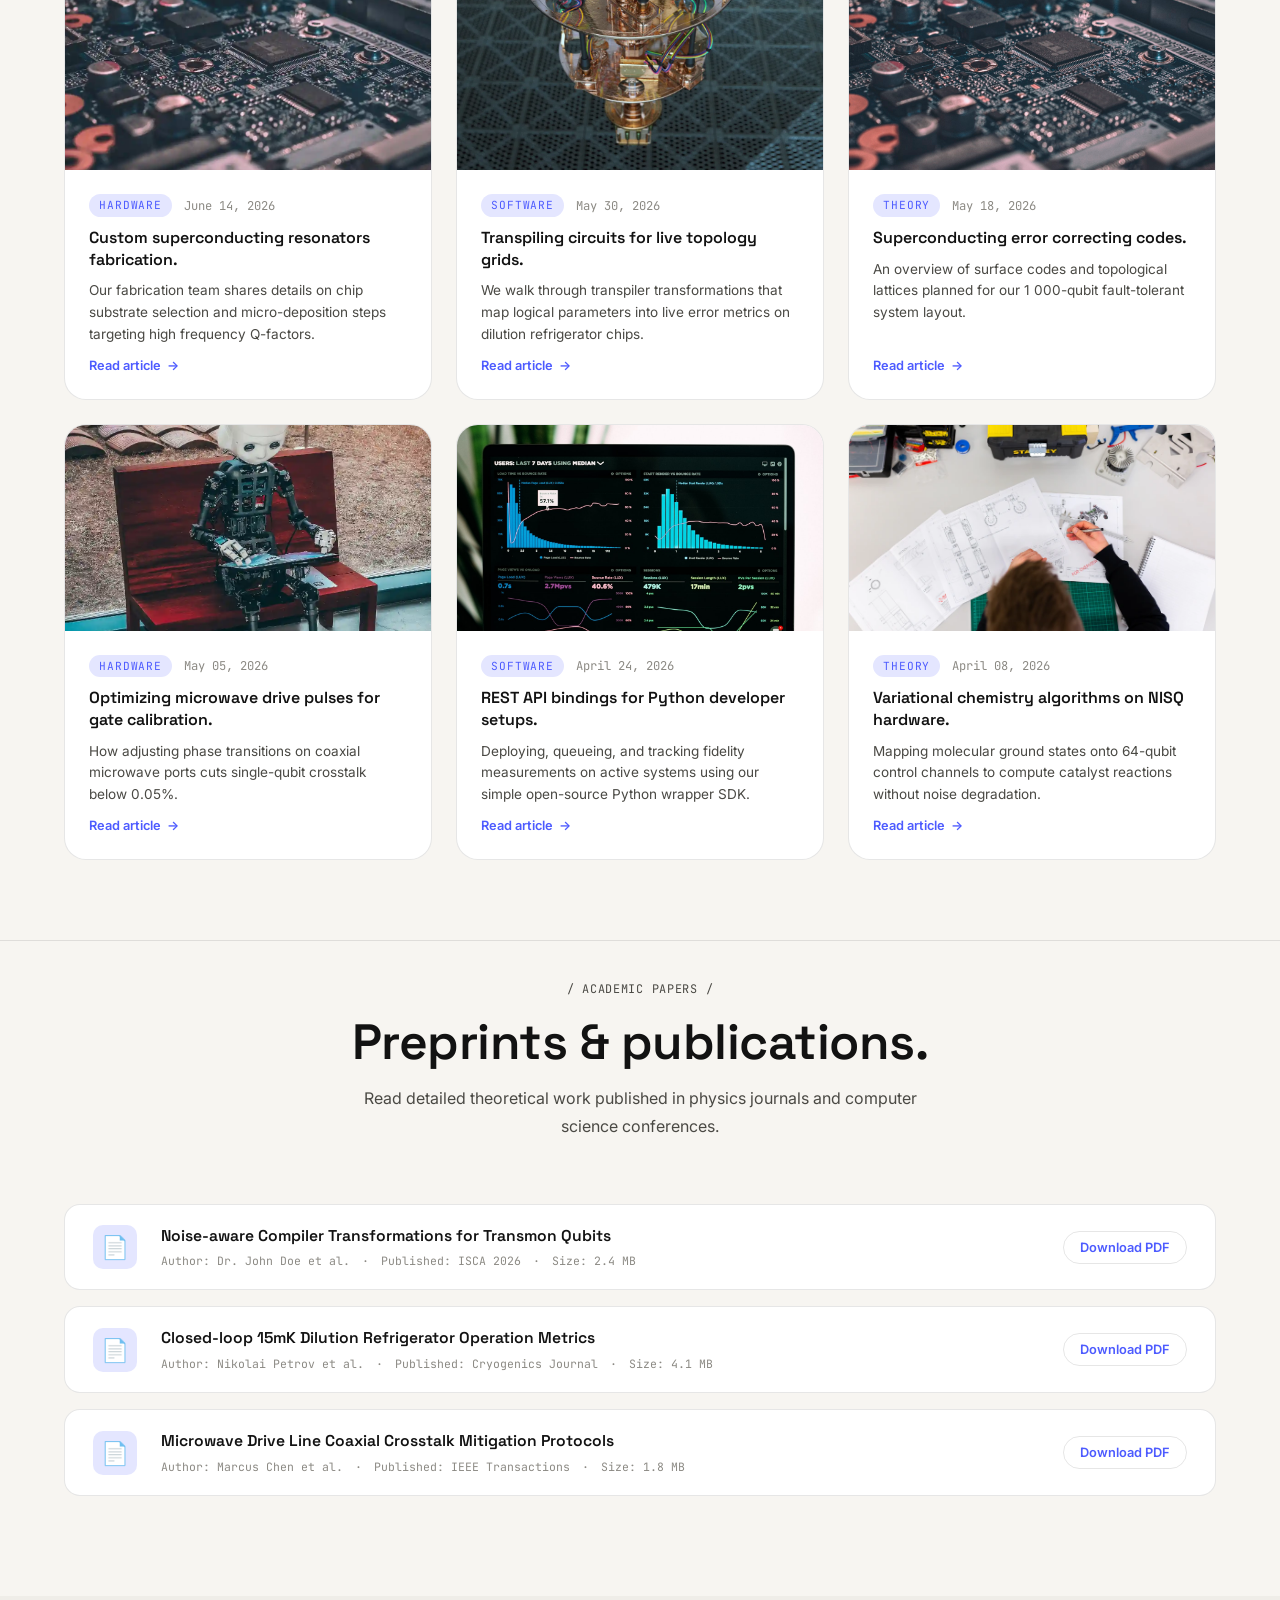
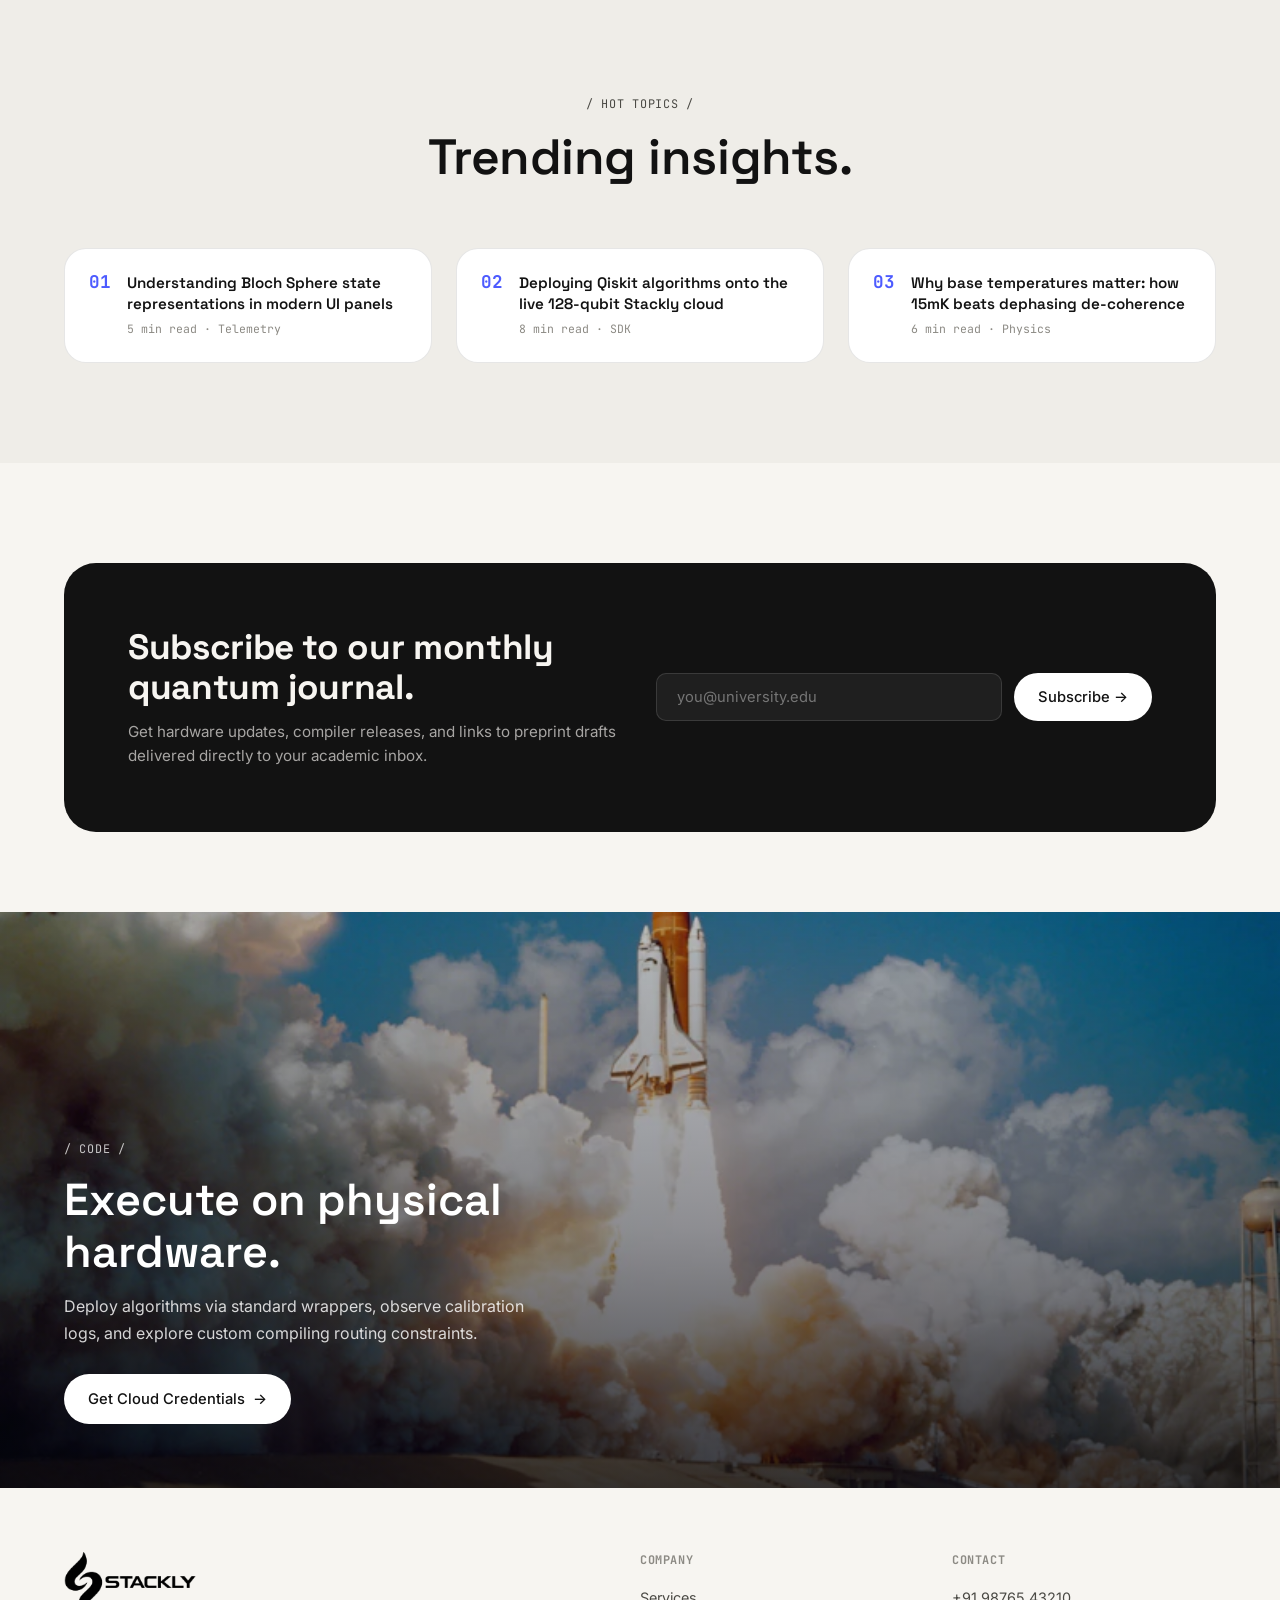
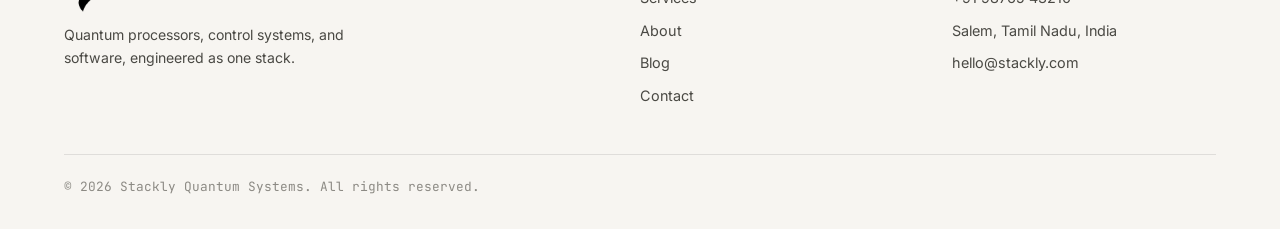
<file: blog.html>
<!DOCTYPE html>
<html lang="en">
<head>
<meta charset="UTF-8">
<meta name="viewport" content="width=device-width, initial-scale=1.0">
<title>Blog & Insights — Stackly Quantum Computing</title>
<meta name="description" content="Read research papers, technical notes, and updates from the Stackly team on compiler design, cryogenics, and hardware calibrations.">
<link rel="preconnect" href="https://fonts.googleapis.com">
<link rel="preconnect" href="https://fonts.gstatic.com" crossorigin>
<link href="https://fonts.googleapis.com/css2?family=Space+Grotesk:wght@400;500;600;700&family=Inter:wght@400;500;600;700&family=JetBrains+Mono:wght@400;500;600&display=swap" rel="stylesheet">
<link rel="stylesheet" href="style.css">
<link rel="stylesheet" href="pages.css">
<style>
/* nav override */
.nav{
  position:sticky; top:0;
  background:rgba(0,0,0,0.5);
  backdrop-filter:blur(16px);
  -webkit-backdrop-filter:blur(16px);
  color:#fff;
  border-bottom:1px solid rgba(255,255,255,0.08);
  padding:14px clamp(20px,5.5vw,64px);
  z-index: 100;
}
.nav-links{ color:rgba(255,255,255,0.7); }
.nav-links a{ color:inherit; }
.nav-links a:hover{ opacity:1; color:#fff; }
.nav-sep{ color:rgba(255,255,255,0.3); }
.nav-social a{ color:#fff; }
.nav-social a:hover{ opacity:1; color:var(--ion); }
.hamburger span{ background:#fff; }

/* Trending lists */
.trending-grid {
  display: grid;
  grid-template-columns: repeat(3, 1fr);
  gap: 24px;
  max-width: var(--maxw);
  margin: 0 auto;
}
.trending-card {
  background: var(--paper-2);
  border: 1px solid var(--line);
  border-radius: var(--radius-lg);
  padding: 24px;
  display: flex;
  gap: 16px;
  align-items: flex-start;
  transition: border-color 0.25s ease;
}
.trending-card:hover {
  border-color: var(--ion);
}
.trending-num {
  font-family: var(--f-mono);
  font-size: 1.1rem;
  font-weight: 700;
  color: var(--ion);
  line-height: 1;
}
.trending-content {
  display: flex;
  flex-direction: column;
  gap: 6px;
}
.trending-title {
  font-family: var(--f-display);
  font-size: 0.95rem;
  font-weight: 600;
  line-height: 1.35;
}
.trending-title a:hover {
  color: var(--ion);
}
.trending-meta {
  font-size: 0.72rem;
  color: var(--ink-dim);
  font-family: var(--f-mono);
}
@media(max-width: 960px) {
  .trending-grid { grid-template-columns: 1fr; }
}
</style>
</head>
<body>

<!-- ============ PRELOADER ============ -->
<div class="preloader" id="preloader">

  <!-- Layer 1: Deep space particle canvas -->
  <canvas id="plCanvas"></canvas>

  <!-- Layer 2: Quantum circuit grid overlay -->
  <div class="pl-grid"></div>

  <!-- Layer 3: Bloch sphere canvas (main centrepiece) -->
  <div class="pl-sphere-wrap">
    <canvas id="plSphere" width="320" height="320"></canvas>
    <div class="pl-sphere-ring pl-ring-1"></div>
    <div class="pl-sphere-ring pl-ring-2"></div>
    <div class="pl-sphere-ring pl-ring-3"></div>
  </div>

  <!-- Layer 4: Scan-line overlay -->
  <div class="pl-scanline"></div>

  <!-- Layer 5: Top-left corner HUD -->
  <div class="pl-hud pl-hud-tl">
    <span class="pl-hud-label">SYS</span>
    <span class="pl-hud-val" id="plSysVal">BOOT</span>
  </div>
  <div class="pl-hud pl-hud-tr">
    <span class="pl-hud-label">TEMP</span>
    <span class="pl-hud-val" id="plTemp">15mK</span>
  </div>
  <div class="pl-hud pl-hud-bl">
    <span class="pl-hud-label">QUBITS</span>
    <span class="pl-hud-val" id="plQubits">000/128</span>
  </div>
  <div class="pl-hud pl-hud-br">
    <span class="pl-hud-label">FIDELITY</span>
    <span class="pl-hud-val" id="plFidelity">—</span>
  </div>

  <!-- Layer 6: Centre UI -->
  <div class="pl-center">
    <div class="pl-brand">
      <div class="pl-brand-line"></div>
      <span class="pl-brand-word" id="plBrandWord">STACKLY</span>
      <div class="pl-brand-line"></div>
    </div>
    <div class="pl-status-wrap">
      <span class="pl-cursor">▌</span>
      <span class="pl-status" id="plStatus">INITIALIZING QUANTUM SYSTEM</span>
    </div>
    <div class="pl-progress-outer">
      <div class="pl-progress-track">
        <div class="pl-progress-fill" id="plFill"></div>
        <div class="pl-progress-glow" id="plGlow"></div>
      </div>
      <span class="pl-pct" id="plPct">0%</span>
    </div>
    <div class="pl-braket" id="plBraket">|Ψ⟩ = α|0⟩ + β|1⟩</div>
  </div>

  <!-- Layer 7: Binary rain columns -->
  <canvas id="plRain"></canvas>

</div>

<div class="grain"></div>
<div class="mobile-menu-backdrop" id="mobileMenuBackdrop"></div>
<div class="mobile-menu" id="mobileMenu">
  <a href="index.html">Home</a>
  <a href="service.html">Services</a>
  <a href="about.html">About</a>
  <a href="blog.html">Blog</a>
  <a href="contact.html">Contact</a>
  <a href="login.html" class="btn btn-dark" style="margin-top:8px;">Login →</a>
</div>

<!-- ============ 1. NAV ============ -->
<header class="nav" id="nav">
  <a href="index.html" class="logo">
    <img src="img/Logo.webp" alt="Stackly Logo" style="height:72px;width:auto;">
  </a>
  <nav class="nav-links">
    <a href="index.html">Home</a><span class="nav-sep">/</span>
    <a href="service.html">Services</a><span class="nav-sep">/</span>
    <a href="about.html">About</a><span class="nav-sep">/</span>
    <a href="blog.html">Blog</a><span class="nav-sep">/</span>
    <a href="contact.html">Contact</a>
  </nav>
  <div class="nav-right">
    <a href="login.html" class="btn btn-dark nav-cta">Login <span class="arrow">→</span></a>
  </div>
  <button class="hamburger" id="hamburger" aria-label="Toggle menu"><span></span><span></span></button>
</header>

<!-- ============ 2. PAGE HERO ============ -->
<div class="page-hero">
  <img src="img/research.webp" alt="Quantum research" class="page-hero-img">
  <div class="page-hero-scrim"></div>
  <div class="page-hero-inner">
    <p class="eyebrow reveal-up">/ Blog & Research /</p>
    <h1 class="page-hero-title reveal-left">Insights from the<br>quantum frontier.</h1>
    <p class="page-hero-sub reveal-up" style="--d:0.1s">Read academic research prepress drafts, hardware calibration updates, and software guide summaries written by our development team.</p>
  </div>
</div>

<!-- ============ 3. FEATURED POST ============ -->
<section style="padding:100px var(--pad) 60px;">
  <div class="section-eyebrow-center reveal-up" style="margin-bottom: 40px;">
    <p class="eyebrow">/ Featured release /</p>
    <h2 class="section-title">Major research update</h2>
  </div>

  <div class="blog-featured reveal-up">
    <div class="blog-featured-img">
      <img src="img/fridge.webp" alt="Superconducting refrigerator assembly">
    </div>
    <div class="blog-featured-body">
      <div class="blog-meta">
        <span class="blog-tag">Hardware</span>
        <span class="blog-date">June 28, 2026</span>
      </div>
      <h3 class="blog-featured-title">Achieving 128 Coherent Qubits inside our Salem R&D Laboratory</h3>
      <p class="blog-featured-excerpt">We detail the cryostatic shield geometry modifications and layout changes that doubled dephasing times to an average T2 of 142 microseconds, establishing NISQ benchmarks on superconducting registers.</p>
      <a href="contact.html" class="blog-read-more" style="margin-top:10px;">Read article <span class="arrow">→</span></a>
    </div>
  </div>
</section>

<!-- ============ 4. CATEGORY TABS ============ -->
<section style="padding:40px var(--pad) 0;">
  <div class="section-eyebrow-center reveal-up" style="margin-bottom: 24px;">
    <p class="eyebrow">/ Journal articles /</p>
    <h2 class="section-title">Explore by category.</h2>
  </div>

  <!-- Interactive Category filter -->
  <div class="filter-tabs reveal-up" data-target="#blogGrid">
    <button class="filter-tab active" data-filter="all" data-target="#blogGrid">All Articles</button>
    <button class="filter-tab" data-filter="hardware" data-target="#blogGrid">Hardware</button>
    <button class="filter-tab" data-filter="software" data-target="#blogGrid">Software</button>
    <button class="filter-tab" data-filter="theory" data-target="#blogGrid">Theory</button>
  </div>
</section>

<!-- ============ 5. BLOG POSTS GRID ============ -->
<section style="padding:0 var(--pad) 80px;">
  <div class="blog-grid" id="blogGrid">
    
    <div class="blog-card filter-item reveal-up" data-category="hardware" style="--d:0.05s">
      <div class="blog-img">
        <img src="img/board.webp" alt="Close-up circuit board details">
      </div>
      <div class="blog-body">
        <div class="blog-meta">
          <span class="blog-tag">Hardware</span>
          <span class="blog-date">June 14, 2026</span>
        </div>
        <h3 class="blog-title">Custom superconducting resonators fabrication.</h3>
        <p class="blog-excerpt">Our fabrication team shares details on chip substrate selection and micro-deposition steps targeting high frequency Q-factors.</p>
        <span class="blog-read-more">Read article <span class="arrow">→</span></span>
      </div>
    </div>

    <div class="blog-card filter-item reveal-up" data-category="software" style="--d:0.1s">
      <div class="blog-img">
        <img src="img/circuit.webp" alt="Compilation mapping software">
      </div>
      <div class="blog-body">
        <div class="blog-meta">
          <span class="blog-tag">Software</span>
          <span class="blog-date">May 30, 2026</span>
        </div>
        <h3 class="blog-title">Transpiling circuits for live topology grids.</h3>
        <p class="blog-excerpt">We walk through transpiler transformations that map logical parameters into live error metrics on dilution refrigerator chips.</p>
        <span class="blog-read-more">Read article <span class="arrow">→</span></span>
      </div>
    </div>

    <div class="blog-card filter-item reveal-up" data-category="theory" style="--d:0.15s">
      <div class="blog-img">
        <img src="img/circuit2.webp" alt="Quantum error correction lattices">
      </div>
      <div class="blog-body">
        <div class="blog-meta">
          <span class="blog-tag">Theory</span>
          <span class="blog-date">May 18, 2026</span>
        </div>
        <h3 class="blog-title">Superconducting error correcting codes.</h3>
        <p class="blog-excerpt">An overview of surface codes and topological lattices planned for our 1 000-qubit fault-tolerant system layout.</p>
        <span class="blog-read-more">Read article <span class="arrow">→</span></span>
      </div>
    </div>

    <div class="blog-card filter-item reveal-up" data-category="hardware" style="--d:0.2s">
      <div class="blog-img">
        <img src="img/drivelines.webp" alt="High speed microwave cables">
      </div>
      <div class="blog-body">
        <div class="blog-meta">
          <span class="blog-tag">Hardware</span>
          <span class="blog-date">May 05, 2026</span>
        </div>
        <h3 class="blog-title">Optimizing microwave drive pulses for gate calibration.</h3>
        <p class="blog-excerpt">How adjusting phase transitions on coaxial microwave ports cuts single-qubit crosstalk below 0.05%.</p>
        <span class="blog-read-more">Read article <span class="arrow">→</span></span>
      </div>
    </div>

    <div class="blog-card filter-item reveal-up" data-category="software" style="--d:0.25s">
      <div class="blog-img">
        <img src="img/data_dashboard.webp" alt="Telemetry graphs representation">
      </div>
      <div class="blog-body">
        <div class="blog-meta">
          <span class="blog-tag">Software</span>
          <span class="blog-date">April 24, 2026</span>
        </div>
        <h3 class="blog-title">REST API bindings for Python developer setups.</h3>
        <p class="blog-excerpt">Deploying, queueing, and tracking fidelity measurements on active systems using our simple open-source Python wrapper SDK.</p>
        <span class="blog-read-more">Read article <span class="arrow">→</span></span>
      </div>
    </div>

    <div class="blog-card filter-item reveal-up" data-category="theory" style="--d:0.3s">
      <div class="blog-img">
        <img src="img/cleanroom.webp" alt="Engineers inside cleanrooms">
      </div>
      <div class="blog-body">
        <div class="blog-meta">
          <span class="blog-tag">Theory</span>
          <span class="blog-date">April 08, 2026</span>
        </div>
        <h3 class="blog-title">Variational chemistry algorithms on NISQ hardware.</h3>
        <p class="blog-excerpt">Mapping molecular ground states onto 64-qubit control channels to compute catalyst reactions without noise degradation.</p>
        <span class="blog-read-more">Read article <span class="arrow">→</span></span>
      </div>
    </div>

  </div>
</section>

<!-- ============ 6. RESEARCH PAPERS LIST ============ -->
<section style="padding:40px var(--pad) 100px; border-top: 1px solid var(--line);">
  <div class="section-eyebrow-center reveal-up">
    <p class="eyebrow">/ Academic Papers /</p>
    <h2 class="section-title">Preprints &amp; publications.</h2>
    <p class="section-sub">Read detailed theoretical work published in physics journals and computer science conferences.</p>
  </div>

  <div class="papers-list">
    <div class="paper-row reveal-left">
      <div class="paper-icon">📄</div>
      <div class="paper-info">
        <div class="paper-title">Noise-aware Compiler Transformations for Transmon Qubits</div>
        <div class="paper-meta">
          <span>Author: Dr. John Doe et al.</span><span>·</span>
          <span>Published: ISCA 2026</span><span>·</span>
          <span>Size: 2.4 MB</span>
        </div>
      </div>
      <button class="paper-btn">Download PDF</button>
    </div>

    <div class="paper-row reveal-right">
      <div class="paper-icon">📄</div>
      <div class="paper-info">
        <div class="paper-title">Closed-loop 15mK Dilution Refrigerator Operation Metrics</div>
        <div class="paper-meta">
          <span>Author: Nikolai Petrov et al.</span><span>·</span>
          <span>Published: Cryogenics Journal</span><span>·</span>
          <span>Size: 4.1 MB</span>
        </div>
      </div>
      <button class="paper-btn">Download PDF</button>
    </div>

    <div class="paper-row reveal-left">
      <div class="paper-icon">📄</div>
      <div class="paper-info">
        <div class="paper-title">Microwave Drive Line Coaxial Crosstalk Mitigation Protocols</div>
        <div class="paper-meta">
          <span>Author: Marcus Chen et al.</span><span>·</span>
          <span>Published: IEEE Transactions</span><span>·</span>
          <span>Size: 1.8 MB</span>
        </div>
      </div>
      <button class="paper-btn">Download PDF</button>
    </div>
  </div>
</section>

<!-- ============ 7. TRENDING READS ============ -->
<section style="padding:100px var(--pad); background:var(--card);">
  <div class="section-eyebrow-center reveal-up">
    <p class="eyebrow">/ Hot Topics /</p>
    <h2 class="section-title">Trending insights.</h2>
  </div>

  <div class="trending-grid">
    <div class="trending-card reveal-up" style="--d:0.05s">
      <span class="trending-num">01</span>
      <div class="trending-content">
        <h4 class="trending-title"><a href="contact.html">Understanding Bloch Sphere state representations in modern UI panels</a></h4>
        <span class="trending-meta">5 min read · Telemetry</span>
      </div>
    </div>
    <div class="trending-card reveal-up" style="--d:0.1s">
      <span class="trending-num">02</span>
      <div class="trending-content">
        <h4 class="trending-title"><a href="contact.html">Deploying Qiskit algorithms onto the live 128-qubit Stackly cloud</a></h4>
        <span class="trending-meta">8 min read · SDK</span>
      </div>
    </div>
    <div class="trending-card reveal-up" style="--d:0.15s">
      <span class="trending-num">03</span>
      <div class="trending-content">
        <h4 class="trending-title"><a href="contact.html">Why base temperatures matter: how 15mK beats dephasing de-coherence</a></h4>
        <span class="trending-meta">6 min read · Physics</span>
      </div>
    </div>
  </div>
</section>

<!-- ============ 8. NEWSLETTER SUBSCRIBE BOX ============ -->
<section style="padding:100px var(--pad) 80px;">
  <div class="newsletter-box reveal-up">
    <div class="news-left">
      <h3>Subscribe to our monthly quantum journal.</h3>
      <p>Get hardware updates, compiler releases, and links to preprint drafts delivered directly to your academic inbox.</p>
    </div>
    <div class="news-right">
      <form id="newsletterForm">
        <div class="news-row">
          <input type="email" placeholder="you@university.edu" required aria-label="Work email">
          <button type="submit" class="btn btn-light">Subscribe →</button>
        </div>
        <div class="news-success" id="newsSuccess">
          ✓ Subscribed! You will receive our next release.
        </div>
      </form>
    </div>
  </div>
</section>

<!-- ============ 9. BOTTOM BANNER CTA ============ -->
<section class="cta-photo" style="padding:0 var(--pad) 100px;">
  <div class="cta-frame">
    <img src="img/servers.webp" alt="Co-processing server stacks" class="cta-img">
    <div class="cta-scrim"></div>
    <div class="cta-content">
      <p class="eyebrow light reveal-up">/ Code /</p>
      <h2 class="cta-title reveal-up">Execute on physical hardware.</h2>
      <p class="cta-sub reveal-up" style="--d:0.1s">Deploy algorithms via standard wrappers, observe calibration logs, and explore custom compiling routing constraints.</p>
      <a href="contact.html" class="btn btn-light reveal-up" style="--d:0.2s">Get Cloud Credentials <span class="arrow">→</span></a>
    </div>
  </div>
</section>

<!-- ============ FOOTER ============ -->
<footer class="footer">
  <div class="footer-inner">
    <div class="footer-brand">
      <a href="index.html" class="logo">
        <img src="img/Logo.webp" alt="Stackly Logo" style="height: 60px; width: auto;">
      </a>
      <p>Quantum processors, control systems, and software, engineered as one stack.</p>
    </div>
    <div class="footer-col">
      <h4>Company</h4>
      <a href="service.html">Services</a>
      <a href="about.html">About</a>
      <a href="blog.html">Blog</a>
      <a href="contact.html">Contact</a>
    </div>
    <div class="footer-col">
      <h4>Contact</h4>
      <a href="tel:+919876543210">+91 98765 43210</a>
      <span>Salem, Tamil Nadu, India</span>
      <a href="mailto:hello@stackly.com">hello@stackly.com</a>
    </div>
  </div>
  <div class="footer-bottom">
    <span>© 2026 Stackly Quantum Systems. All rights reserved.</span>
  </div>
</footer>

<script src="script.js"></script>
</body>
</html>
</file>
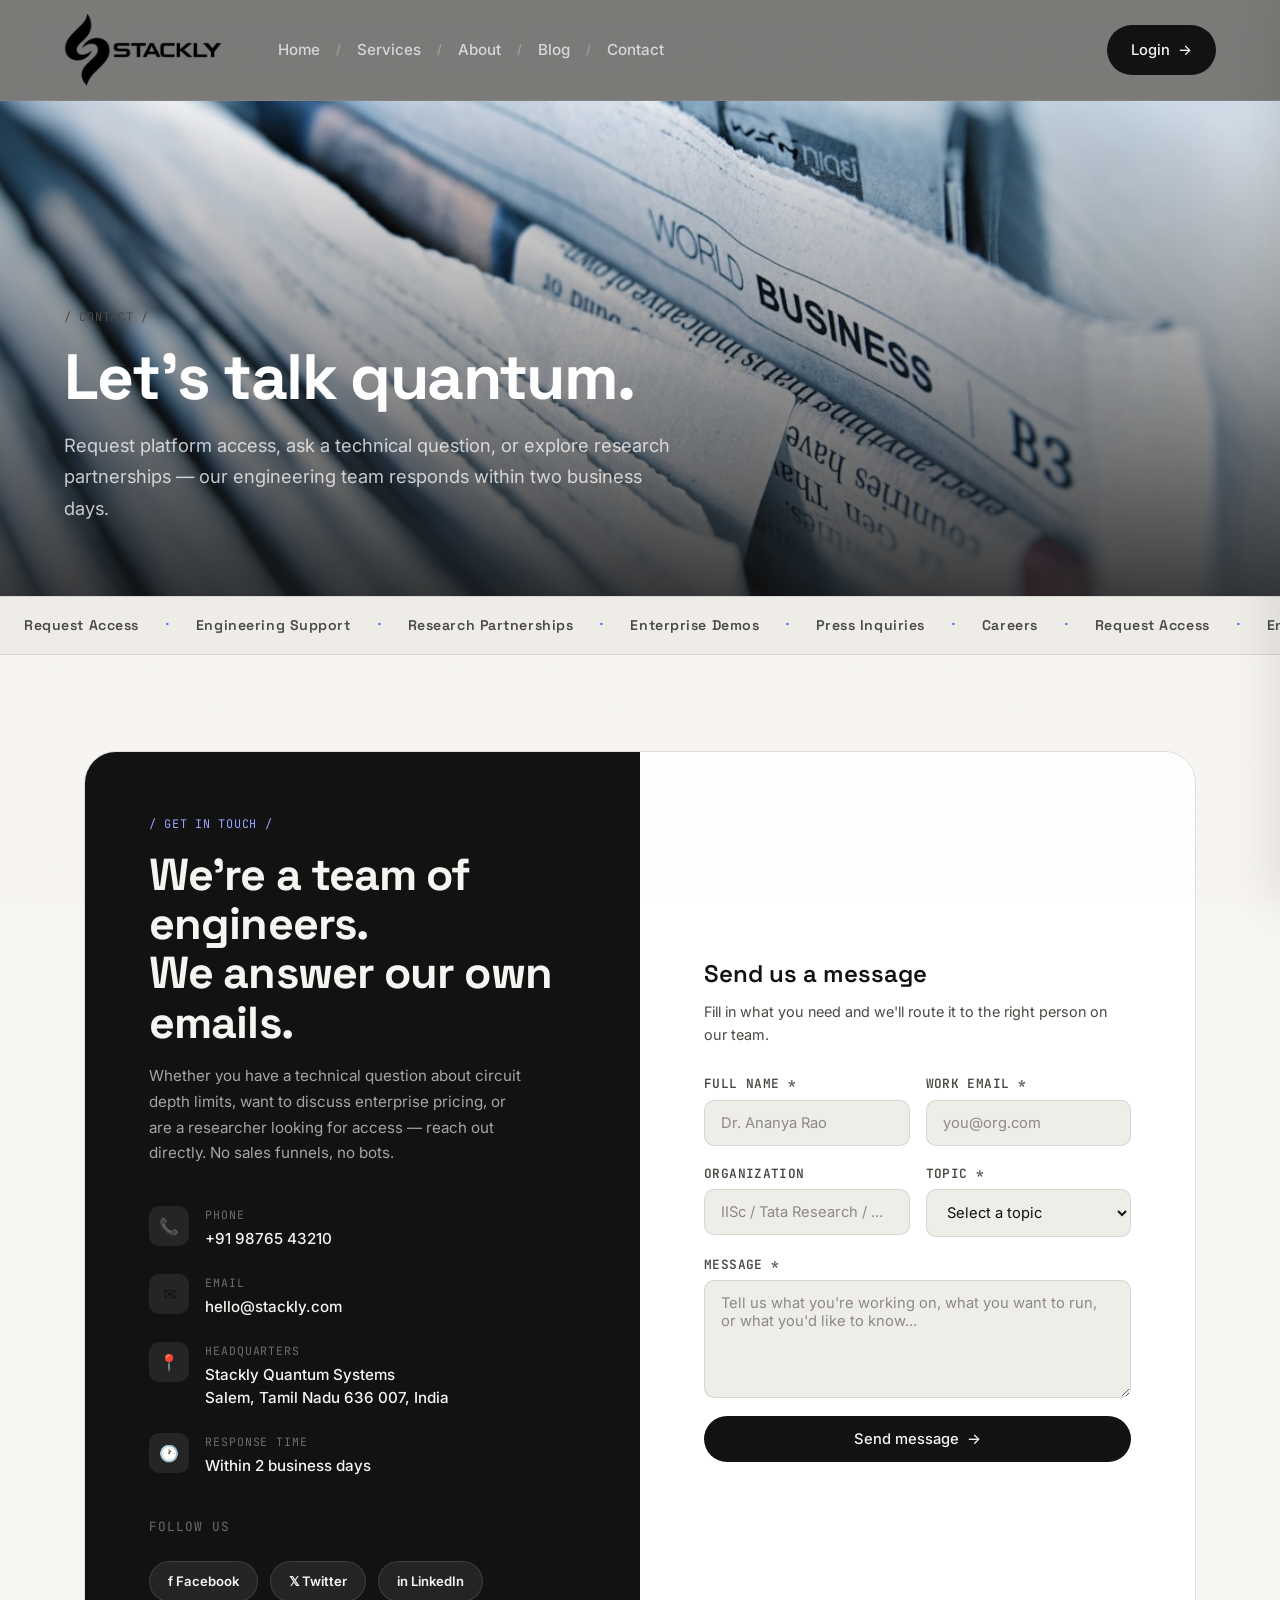
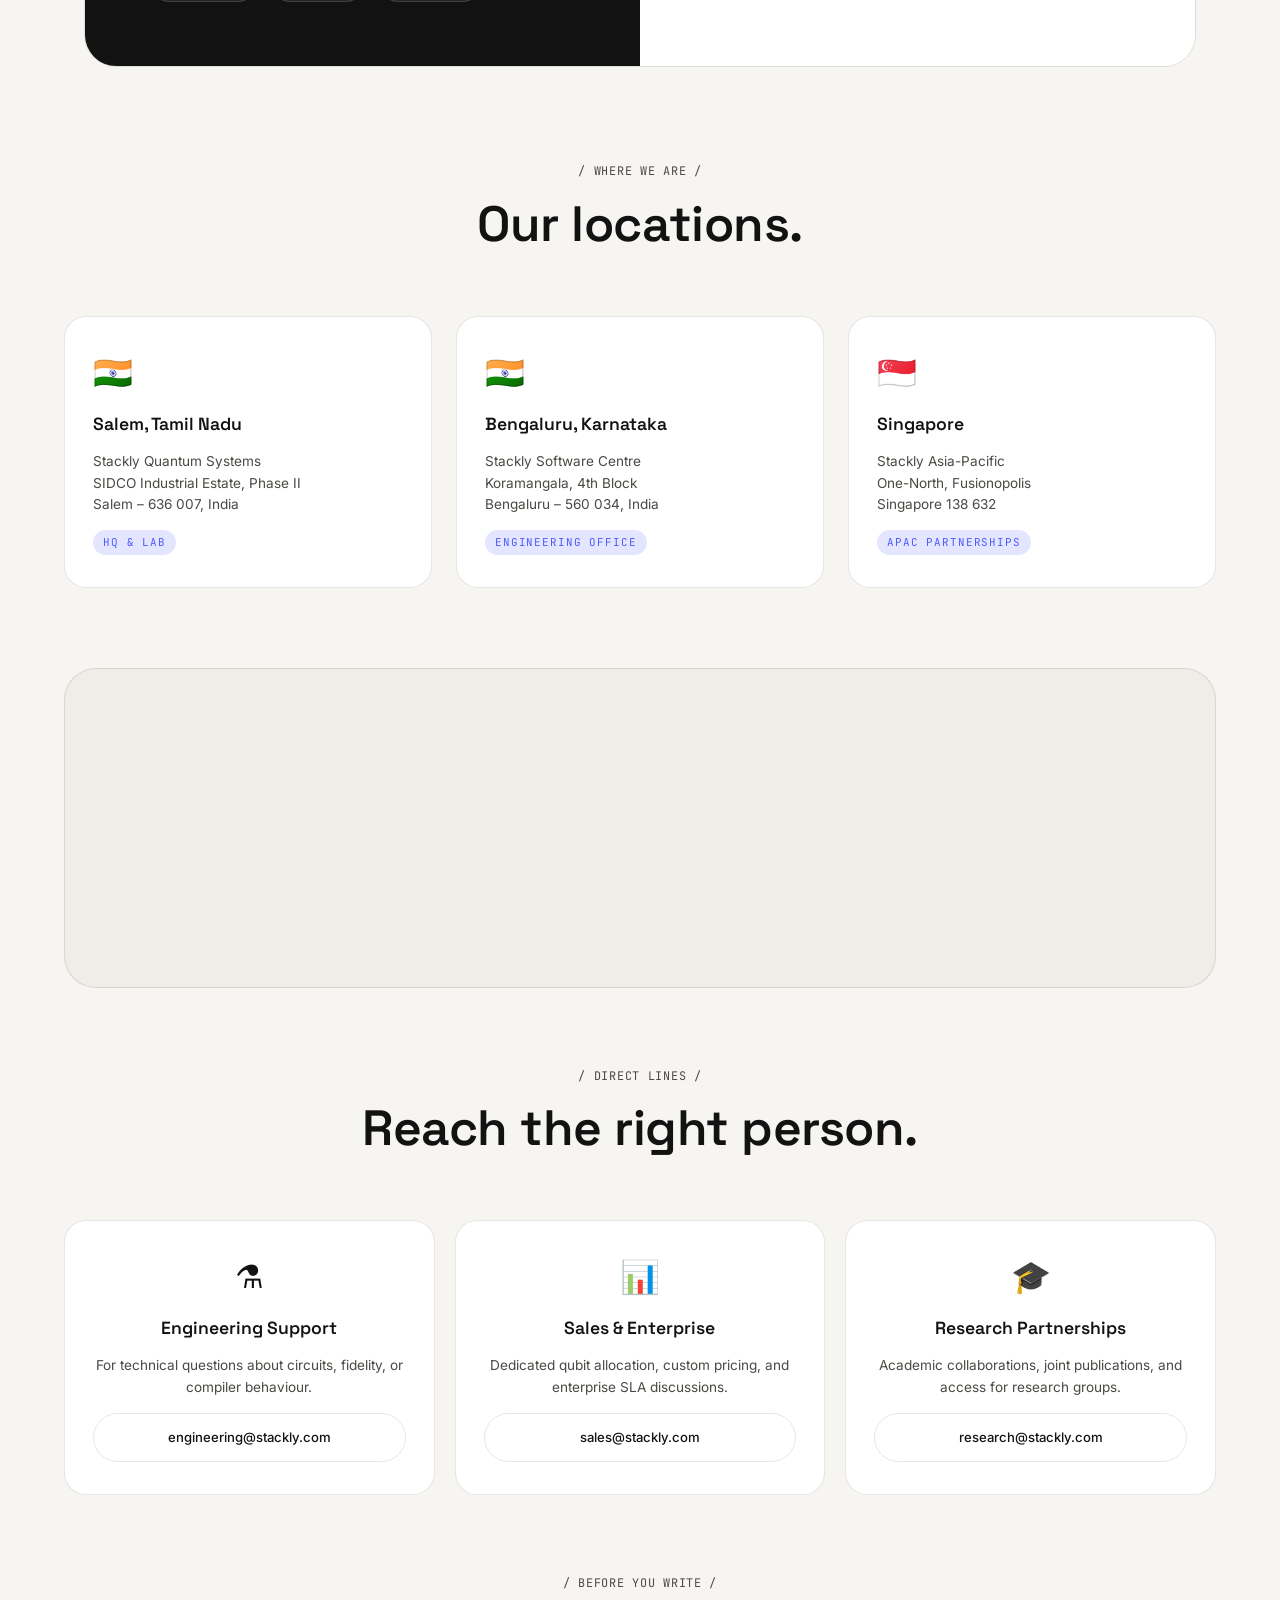
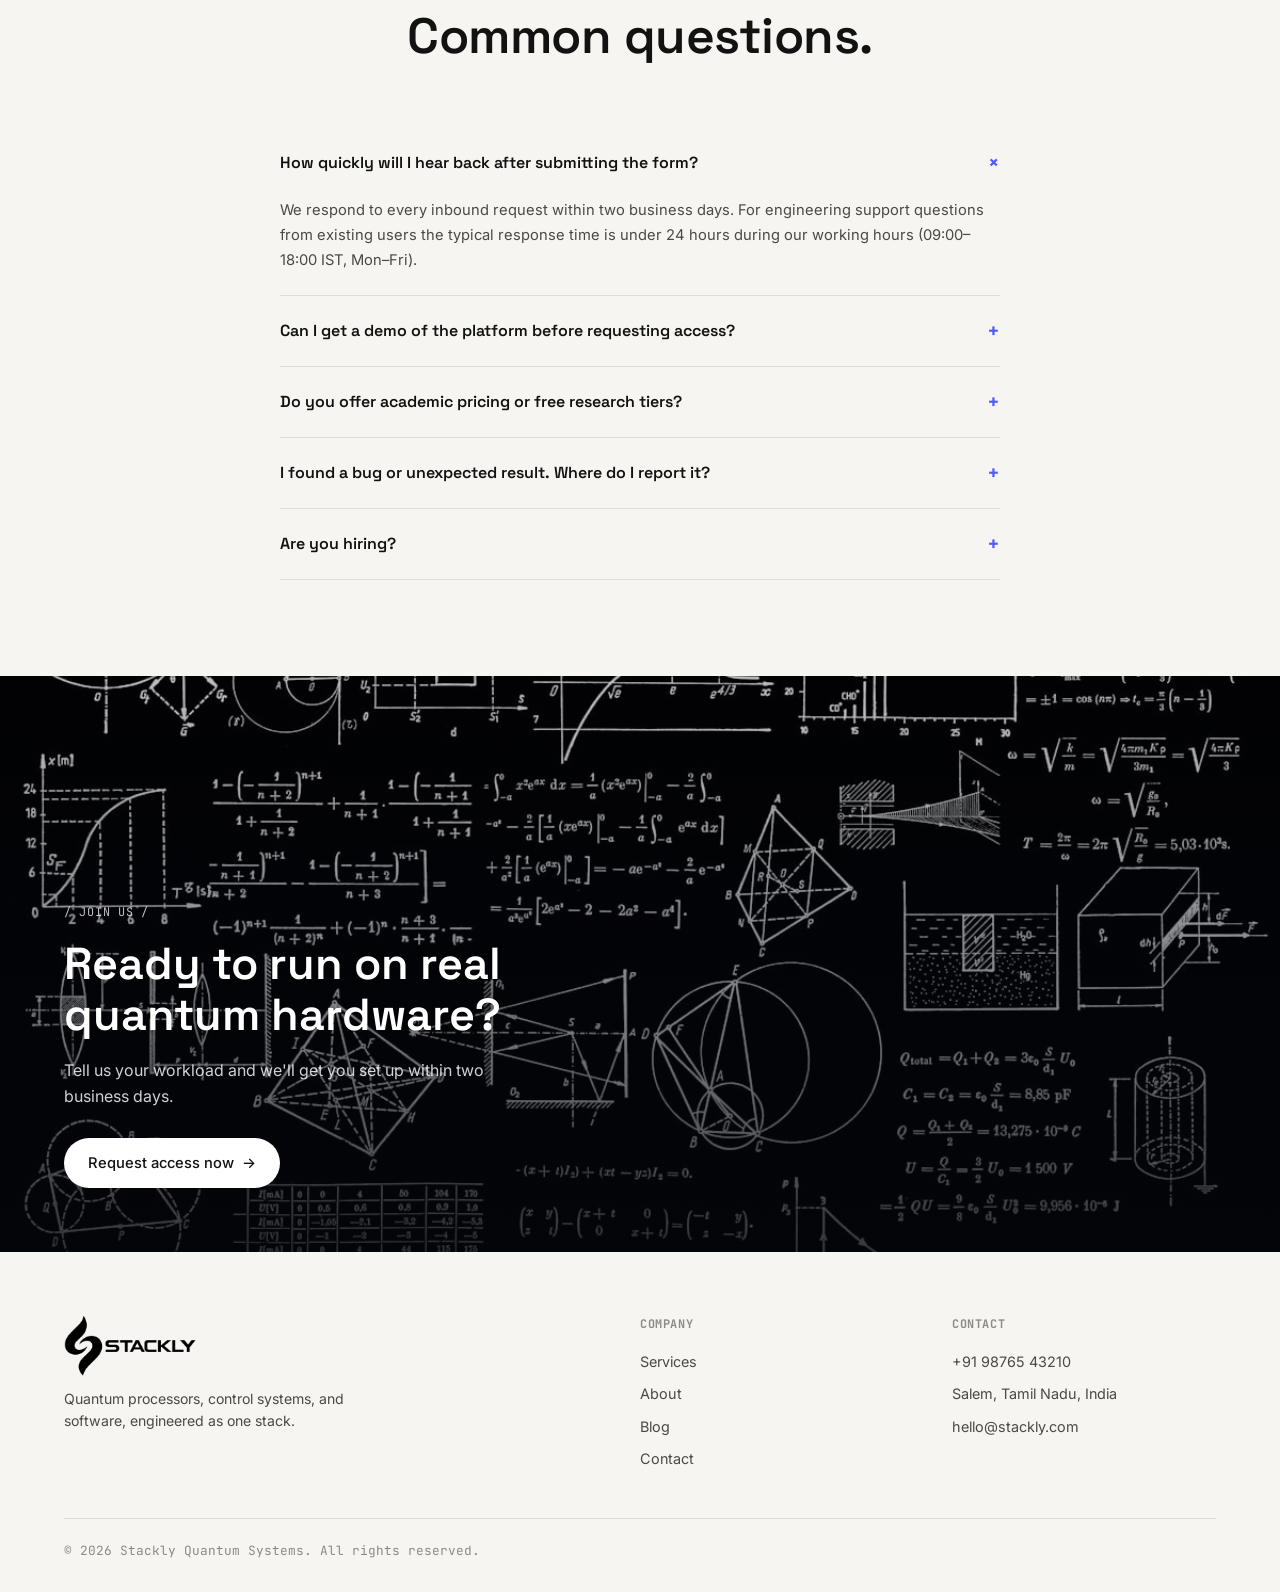
<file: contact.html>
<!DOCTYPE html>
<html lang="en">
<head>
<meta charset="UTF-8">
<meta name="viewport" content="width=device-width, initial-scale=1.0">
<title>Contact — Stackly Quantum Computing</title>
<meta name="description" content="Request access to the Stackly quantum cloud platform, talk to our engineering team, or reach out with any questions.">
<link rel="preconnect" href="https://fonts.googleapis.com">
<link rel="preconnect" href="https://fonts.gstatic.com" crossorigin>
<link href="https://fonts.googleapis.com/css2?family=Space+Grotesk:wght@400;500;600;700&family=Inter:wght@400;500;600;700&family=JetBrains+Mono:wght@400;500;600&display=swap" rel="stylesheet">
<link rel="stylesheet" href="style.css">
<link rel="stylesheet" href="pages.css">
<style>
/* ── nav override ── */
.nav{
  position:sticky; top:0;
  background:rgba(0,0,0,0.5);
  backdrop-filter:blur(16px);
  -webkit-backdrop-filter:blur(16px);
  color:#fff;
  border-bottom:1px solid rgba(255,255,255,0.08);
  padding:14px clamp(20px,5.5vw,64px);
}
.nav-links{ color:rgba(255,255,255,0.7); }
.nav-links a{ color:inherit; }
.nav-links a:hover{ opacity:1; color:#fff; }
.nav-sep{ color:rgba(255,255,255,0.3); }
.nav-social a{ color:#fff; }
.nav-social a:hover{ opacity:1; color:var(--ion); }
.hamburger span{ background:#fff; }

/* ── page-specific ── */
.contact-page-wrap{
  max-width:var(--maxw);
  margin:0 auto;
  padding:clamp(56px,8vw,96px) var(--pad);
}

/* map embed placeholder */
.map-wrap{
  border-radius:var(--radius-xl);
  overflow:hidden;
  height:320px;
  background:var(--card);
  position:relative;
  border:1px solid var(--line);
}
.map-wrap iframe{
  width:100%;
  height:100%;
  border:none;
  filter:grayscale(25%) contrast(1.05);
  transition:filter 0.4s ease;
}
.map-wrap:hover iframe{ filter:grayscale(0%) contrast(1); }
.map-pin{
  position:absolute;
  top:50%; left:50%;
  transform:translate(-50%,-60%);
  width:40px; height:40px;
  background:var(--ion);
  border-radius:50% 50% 50% 0;
  transform:translate(-50%,-60%) rotate(-45deg);
  box-shadow:0 4px 20px rgba(77,91,255,0.4);
  animation:pinPulse 2s ease-in-out infinite;
  pointer-events:none;
}
.map-pin::after{
  content:'';
  position:absolute;
  top:50%; left:50%;
  transform:translate(-50%,-50%) rotate(45deg);
  width:14px; height:14px;
  background:#fff;
  border-radius:50%;
}
@keyframes pinPulse{
  0%,100%{ box-shadow:0 4px 20px rgba(77,91,255,0.4); }
  50%{ box-shadow:0 4px 36px rgba(77,91,255,0.7); }
}

/* faq accordion (contact page) */
.contact-faq{
  max-width:720px;
  margin:0 auto;
}
.cfaq-item{
  border-bottom:1px solid var(--line);
  overflow:hidden;
}
.cfaq-q{
  width:100%;
  text-align:left;
  display:flex;
  align-items:center;
  justify-content:space-between;
  gap:16px;
  padding:22px 0;
  cursor:pointer;
  font-family:var(--f-display);
  font-size:1rem;
  font-weight:600;
  color:var(--ink);
  background:transparent;
  border:none;
  transition:color 0.2s ease;
}
.cfaq-q:hover{ color:var(--ion); }
.cfaq-icon{
  font-size:1.3rem;
  color:var(--ion);
  transition:transform 0.3s var(--ease);
  flex-shrink:0;
}
.cfaq-item.open .cfaq-icon{ transform:rotate(45deg); }
.cfaq-a{
  font-size:0.92rem;
  color:var(--ink-soft);
  line-height:1.7;
  max-height:0;
  overflow:hidden;
  transition:max-height 0.4s var(--ease), padding 0.3s ease;
}
.cfaq-item.open .cfaq-a{
  max-height:280px;
  padding-bottom:22px;
}

/* social links */
.social-links{
  display:flex;
  gap:12px;
  margin-top:24px;
}
.social-link{
  display:flex;
  align-items:center;
  gap:8px;
  background:rgba(255,255,255,0.08);
  border:1px solid rgba(255,255,255,0.12);
  border-radius:999px;
  padding:10px 18px;
  font-size:0.82rem;
  font-weight:600;
  color:var(--paper);
  transition:background 0.25s ease, border-color 0.25s ease;
}
.social-link:hover{
  background:rgba(77,91,255,0.25);
  border-color:rgba(77,91,255,0.5);
}
</style>
</head>
<body>

<!-- ============ PRELOADER ============ -->
<div class="preloader" id="preloader">

  <!-- Layer 1: Deep space particle canvas -->
  <canvas id="plCanvas"></canvas>

  <!-- Layer 2: Quantum circuit grid overlay -->
  <div class="pl-grid"></div>

  <!-- Layer 3: Bloch sphere canvas (main centrepiece) -->
  <div class="pl-sphere-wrap">
    <canvas id="plSphere" width="320" height="320"></canvas>
    <div class="pl-sphere-ring pl-ring-1"></div>
    <div class="pl-sphere-ring pl-ring-2"></div>
    <div class="pl-sphere-ring pl-ring-3"></div>
  </div>

  <!-- Layer 4: Scan-line overlay -->
  <div class="pl-scanline"></div>

  <!-- Layer 5: Top-left corner HUD -->
  <div class="pl-hud pl-hud-tl">
    <span class="pl-hud-label">SYS</span>
    <span class="pl-hud-val" id="plSysVal">BOOT</span>
  </div>
  <div class="pl-hud pl-hud-tr">
    <span class="pl-hud-label">TEMP</span>
    <span class="pl-hud-val" id="plTemp">15mK</span>
  </div>
  <div class="pl-hud pl-hud-bl">
    <span class="pl-hud-label">QUBITS</span>
    <span class="pl-hud-val" id="plQubits">000/128</span>
  </div>
  <div class="pl-hud pl-hud-br">
    <span class="pl-hud-label">FIDELITY</span>
    <span class="pl-hud-val" id="plFidelity">—</span>
  </div>

  <!-- Layer 6: Centre UI -->
  <div class="pl-center">
    <div class="pl-brand">
      <div class="pl-brand-line"></div>
      <span class="pl-brand-word" id="plBrandWord">STACKLY</span>
      <div class="pl-brand-line"></div>
    </div>
    <div class="pl-status-wrap">
      <span class="pl-cursor">▌</span>
      <span class="pl-status" id="plStatus">INITIALIZING QUANTUM SYSTEM</span>
    </div>
    <div class="pl-progress-outer">
      <div class="pl-progress-track">
        <div class="pl-progress-fill" id="plFill"></div>
        <div class="pl-progress-glow" id="plGlow"></div>
      </div>
      <span class="pl-pct" id="plPct">0%</span>
    </div>
    <div class="pl-braket" id="plBraket">|Ψ⟩ = α|0⟩ + β|1⟩</div>
  </div>

  <!-- Layer 7: Binary rain columns -->
  <canvas id="plRain"></canvas>

</div>

<div class="grain"></div>
<div class="mobile-menu-backdrop" id="mobileMenuBackdrop"></div>
<div class="mobile-menu" id="mobileMenu">
  <a href="index.html">Home</a>
  <a href="service.html">Services</a>
  <a href="about.html">About</a>
  <a href="blog.html">Blog</a>
  <a href="contact.html">Contact</a>
  <a href="login.html" class="btn btn-dark" style="margin-top:8px;">Login →</a>
</div>

<!-- NAV -->
<header class="nav" id="nav">
  <a href="index.html" class="logo">
    <img src="img/Logo.webp" alt="Stackly Logo" style="height:72px;width:auto;">
  </a>
  <nav class="nav-links">
    <a href="index.html">Home</a><span class="nav-sep">/</span>
    <a href="service.html">Services</a><span class="nav-sep">/</span>
    <a href="about.html">About</a><span class="nav-sep">/</span>
    <a href="blog.html">Blog</a><span class="nav-sep">/</span>
    <a href="contact.html">Contact</a>
  </nav>
  <div class="nav-right">
    <a href="login.html" class="btn btn-dark nav-cta">Login <span class="arrow">→</span></a>
  </div>
  <button class="hamburger" id="hamburger" aria-label="Toggle menu"><span></span><span></span></button>
</header>

<!-- PAGE HERO -->
<div class="page-hero">
  <img src="img/lab_team.webp" alt="Stackly team" class="page-hero-img">
  <div class="page-hero-scrim"></div>
  <div class="page-hero-inner">
    <p class="eyebrow reveal-up">/ Contact /</p>
    <h1 class="page-hero-title reveal-up">Let's talk quantum.</h1>
    <p class="page-hero-sub reveal-up" style="--d:0.1s">Request platform access, ask a technical question, or explore research partnerships — our engineering team responds within two business days.</p>
  </div>
</div>

<!-- MARQUEE -->
<div class="marquee-section">
  <div class="marquee-track">
    <span class="marquee-item">Request Access</span><span class="marquee-dot">·</span>
    <span class="marquee-item">Engineering Support</span><span class="marquee-dot">·</span>
    <span class="marquee-item">Research Partnerships</span><span class="marquee-dot">·</span>
    <span class="marquee-item">Enterprise Demos</span><span class="marquee-dot">·</span>
    <span class="marquee-item">Press Inquiries</span><span class="marquee-dot">·</span>
    <span class="marquee-item">Careers</span><span class="marquee-dot">·</span>
    <span class="marquee-item">Request Access</span><span class="marquee-dot">·</span>
    <span class="marquee-item">Engineering Support</span><span class="marquee-dot">·</span>
    <span class="marquee-item">Research Partnerships</span><span class="marquee-dot">·</span>
    <span class="marquee-item">Enterprise Demos</span><span class="marquee-dot">·</span>
    <span class="marquee-item">Press Inquiries</span><span class="marquee-dot">·</span>
    <span class="marquee-item">Careers</span><span class="marquee-dot">·</span>
  </div>
</div>

<!-- MAIN CONTACT SPLIT -->
<div class="contact-page-wrap">

  <div class="contact-hero-split reveal-up">
    <!-- LEFT: info -->
    <div class="contact-hero-left">
      <div>
        <p class="eyebrow" style="color:var(--ion-2);margin-bottom:16px;">/ Get in touch /</p>
        <h2 class="contact-hero-title">We're a team of engineers.<br>We answer our own emails.</h2>
        <p class="contact-hero-sub" style="margin-top:16px;">Whether you have a technical question about circuit depth limits, want to discuss enterprise pricing, or are a researcher looking for access — reach out directly. No sales funnels, no bots.</p>
      </div>

      <div class="contact-info-list">
        <div class="contact-info-item">
          <div class="contact-info-icon">📞</div>
          <div>
            <div class="contact-info-label">Phone</div>
            <div class="contact-info-value"><a href="tel:+919876543210">+91 98765 43210</a></div>
          </div>
        </div>
        <div class="contact-info-item">
          <div class="contact-info-icon">✉</div>
          <div>
            <div class="contact-info-label">Email</div>
            <div class="contact-info-value"><a href="mailto:hello@stackly.com">hello@stackly.com</a></div>
          </div>
        </div>
        <div class="contact-info-item">
          <div class="contact-info-icon">📍</div>
          <div>
            <div class="contact-info-label">Headquarters</div>
            <div class="contact-info-value">Stackly Quantum Systems<br>Salem, Tamil Nadu 636 007, India</div>
          </div>
        </div>
        <div class="contact-info-item">
          <div class="contact-info-icon">🕐</div>
          <div>
            <div class="contact-info-label">Response time</div>
            <div class="contact-info-value">Within 2 business days</div>
          </div>
        </div>
      </div>

      <div>
        <p style="font-size:0.8rem;color:rgba(247,245,241,0.4);font-family:var(--f-mono);letter-spacing:0.08em;text-transform:uppercase;margin-bottom:12px;">Follow us</p>
        <div class="social-links">
          <a href="#" class="social-link">f Facebook</a>
          <a href="#" class="social-link">𝕏 Twitter</a>
          <a href="#" class="social-link">in LinkedIn</a>
        </div>
      </div>
    </div>

    <!-- RIGHT: form -->
    <div class="contact-form-side">
      <h3>Send us a message</h3>
      <p>Fill in what you need and we'll route it to the right person on our team.</p>

      <form id="contactPageForm" onsubmit="handleContactSubmit(event)">
        <div class="form-row-2">
          <div class="form-field">
            <label for="cp-name">Full name *</label>
            <input type="text" id="cp-name" name="name" placeholder="Dr. Ananya Rao" required>
          </div>
          <div class="form-field">
            <label for="cp-email">Work email *</label>
            <input type="email" id="cp-email" name="email" placeholder="you@org.com" required>
          </div>
        </div>
        <div class="form-row-2">
          <div class="form-field">
            <label for="cp-org">Organization</label>
            <input type="text" id="cp-org" name="org" placeholder="IISc / Tata Research / ...">
          </div>
          <div class="form-field">
            <label for="cp-topic">Topic *</label>
            <select id="cp-topic" name="topic" required>
              <option value="" disabled selected>Select a topic</option>
              <option>Platform access request</option>
              <option>Enterprise / dedicated allocation</option>
              <option>Research partnership</option>
              <option>Technical question</option>
              <option>Press / media inquiry</option>
              <option>Careers</option>
              <option>Other</option>
            </select>
          </div>
        </div>
        <div class="form-field">
          <label for="cp-msg">Message *</label>
          <textarea id="cp-msg" name="message" rows="5" placeholder="Tell us what you're working on, what you want to run, or what you'd like to know..." required></textarea>
        </div>
        <button type="submit" class="btn btn-dark" style="width:100%;justify-content:center;" id="cp-submit">
          Send message <span class="arrow">→</span>
        </button>
        <div class="form-success-msg" id="cpSuccess">
          ✓ Message received! We'll reply within two business days.
        </div>
      </form>
    </div>
  </div>

</div>

<!-- OFFICES -->
<section style="padding:0 var(--pad) 80px;">
  <div class="section-eyebrow-center reveal-up">
    <p class="eyebrow">/ Where we are /</p>
    <h2 class="section-title">Our locations.</h2>
  </div>
  <div class="offices-grid">
    <div class="office-card reveal-up">
      <div class="office-flag">🇮🇳</div>
      <div class="office-city">Salem, Tamil Nadu</div>
      <div class="office-addr">Stackly Quantum Systems<br>SIDCO Industrial Estate, Phase II<br>Salem – 636 007, India</div>
      <span class="office-badge">HQ & Lab</span>
    </div>
    <div class="office-card reveal-up" style="--d:0.08s">
      <div class="office-flag">🇮🇳</div>
      <div class="office-city">Bengaluru, Karnataka</div>
      <div class="office-addr">Stackly Software Centre<br>Koramangala, 4th Block<br>Bengaluru – 560 034, India</div>
      <span class="office-badge">Engineering office</span>
    </div>
    <div class="office-card reveal-up" style="--d:0.16s">
      <div class="office-flag">🇸🇬</div>
      <div class="office-city">Singapore</div>
      <div class="office-addr">Stackly Asia-Pacific<br>One-North, Fusionopolis<br>Singapore 138 632</div>
      <span class="office-badge">APAC partnerships</span>
    </div>
  </div>
</section>

<!-- MAP -->
<section style="padding:0 var(--pad) 80px;">
  <div class="map-wrap reveal-up" style="max-width:var(--maxw);margin:0 auto;">
    <iframe
      src="https://www.openstreetmap.org/export/embed.html?bbox=78.0%2C11.5%2C78.2%2C11.7&layer=mapnik&marker=11.6643%2C78.1460"
      title="Stackly HQ — Salem, Tamil Nadu"
      loading="lazy"
      allowfullscreen>
    </iframe>
  </div>
</section>

<!-- QUICK CONTACTS -->
<section style="padding:0 var(--pad) 80px;">
  <div class="section-eyebrow-center reveal-up">
    <p class="eyebrow">/ Direct lines /</p>
    <h2 class="section-title">Reach the right person.</h2>
  </div>
  <div style="display:grid;grid-template-columns:repeat(3,1fr);gap:20px;max-width:var(--maxw);margin:0 auto;">
    <div class="office-card reveal-up" style="text-align:center;align-items:center;">
      <div style="font-size:2rem;">⚗</div>
      <div class="office-city">Engineering Support</div>
      <div class="office-addr">For technical questions about circuits, fidelity, or compiler behaviour.</div>
      <a href="mailto:engineering@stackly.com" class="btn btn-outline-dark" style="width:100%;text-align:center;justify-content:center;font-size:0.82rem;">engineering@stackly.com</a>
    </div>
    <div class="office-card reveal-up" style="--d:0.08s;text-align:center;align-items:center;">
      <div style="font-size:2rem;">📊</div>
      <div class="office-city">Sales & Enterprise</div>
      <div class="office-addr">Dedicated qubit allocation, custom pricing, and enterprise SLA discussions.</div>
      <a href="mailto:sales@stackly.com" class="btn btn-outline-dark" style="width:100%;text-align:center;justify-content:center;font-size:0.82rem;">sales@stackly.com</a>
    </div>
    <div class="office-card reveal-up" style="--d:0.16s;text-align:center;align-items:center;">
      <div style="font-size:2rem;">🎓</div>
      <div class="office-city">Research Partnerships</div>
      <div class="office-addr">Academic collaborations, joint publications, and access for research groups.</div>
      <a href="mailto:research@stackly.com" class="btn btn-outline-dark" style="width:100%;text-align:center;justify-content:center;font-size:0.82rem;">research@stackly.com</a>
    </div>
  </div>
</section>

<!-- FAQ -->
<section style="padding:0 var(--pad) 96px;">
  <div class="section-eyebrow-center reveal-up">
    <p class="eyebrow">/ Before you write /</p>
    <h2 class="section-title">Common questions.</h2>
  </div>
  <div class="contact-faq reveal-up">
    <div class="cfaq-item open">
      <button class="cfaq-q" onclick="toggleFaq(this)">
        How quickly will I hear back after submitting the form?
        <span class="cfaq-icon">+</span>
      </button>
      <div class="cfaq-a">We respond to every inbound request within two business days. For engineering support questions from existing users the typical response time is under 24 hours during our working hours (09:00–18:00 IST, Mon–Fri).</div>
    </div>
    <div class="cfaq-item">
      <button class="cfaq-q" onclick="toggleFaq(this)">
        Can I get a demo of the platform before requesting access?
        <span class="cfaq-icon">+</span>
      </button>
      <div class="cfaq-a">Yes — select "Enterprise / dedicated allocation" or "Platform access request" as the topic and mention you'd like a demo call. We'll set up a 30-minute screen share where one of our engineers walks you through the console, API, and a live circuit execution.</div>
    </div>
    <div class="cfaq-item">
      <button class="cfaq-q" onclick="toggleFaq(this)">
        Do you offer academic pricing or free research tiers?
        <span class="cfaq-icon">+</span>
      </button>
      <div class="cfaq-a">Yes. We have a free research tier with 10,000 shots per month for university researchers and PhD students. Institutions can also apply for a research partnership grant for larger allocations. Select "Research partnership" in the contact form to start that conversation.</div>
    </div>
    <div class="cfaq-item">
      <button class="cfaq-q" onclick="toggleFaq(this)">
        I found a bug or unexpected result. Where do I report it?
        <span class="cfaq-icon">+</span>
      </button>
      <div class="cfaq-a">Email engineering@stackly.com with your job ID, circuit, and the observed vs. expected output. For existing users, the console also has a built-in "Report issue" button on every job result page.</div>
    </div>
    <div class="cfaq-item">
      <button class="cfaq-q" onclick="toggleFaq(this)">
        Are you hiring?
        <span class="cfaq-icon">+</span>
      </button>
      <div class="cfaq-a">We're actively growing the team. Current openings include quantum hardware engineers, control electronics engineers, compiler engineers, and DevRel. Send your CV to careers@stackly.com or select "Careers" in the contact form above.</div>
    </div>
  </div>
</section>

<!-- CTA STRIP -->
<section class="cta-photo" style="padding:0 var(--pad) 96px;">
  <div class="cta-frame">
    <img src="img/quantum_chip.webp" alt="Quantum chip close-up" class="cta-img">
    <div class="cta-scrim"></div>
    <div class="cta-content">
      <p class="eyebrow light reveal-up">/ Join us /</p>
      <h2 class="cta-title reveal-up">Ready to run on real quantum hardware?</h2>
      <p class="cta-sub reveal-up" style="--d:0.1s">Tell us your workload and we'll get you set up within two business days.</p>
      <a href="#cp-name" class="btn btn-light reveal-up" style="--d:0.2s">Request access now <span class="arrow">→</span></a>
    </div>
  </div>
</section>

<!-- FOOTER -->
<footer class="footer">
  <div class="footer-inner">
    <div class="footer-brand">
      <a href="index.html" class="logo">
        <img src="img/Logo.webp" alt="Stackly Logo" style="height: 60px; width: auto;">
      </a>
      <p>Quantum processors, control systems, and software, engineered as one stack.</p>
    </div>
    <div class="footer-col">
      <h4>Company</h4>
      <a href="service.html">Services</a>
      <a href="about.html">About</a>
      <a href="blog.html">Blog</a>
      <a href="contact.html">Contact</a>
    </div>
    <div class="footer-col">
      <h4>Contact</h4>
      <a href="tel:+919876543210">+91 98765 43210</a>
      <span>Salem, Tamil Nadu, India</span>
      <a href="mailto:hello@stackly.com">hello@stackly.com</a>
    </div>
  </div>
  <div class="footer-bottom"><span>© 2026 Stackly Quantum Systems. All rights reserved.</span></div>
</footer>

<script src="script.js"></script>
<script>
function handleContactSubmit(e){
  e.preventDefault();
  const btn = document.getElementById('cp-submit');
  btn.textContent = 'Sending…';
  btn.disabled = true;
  setTimeout(() => {
    document.getElementById('cpSuccess').classList.add('show');
    btn.textContent = 'Sent ✓';
    e.target.reset();
  }, 900);
}

function toggleFaq(btn){
  const item = btn.closest('.cfaq-item');
  const isOpen = item.classList.contains('open');
  document.querySelectorAll('.cfaq-item.open').forEach(i => i.classList.remove('open'));
  if(!isOpen) item.classList.add('open');
}
</script>
</body>
</html>
</file>
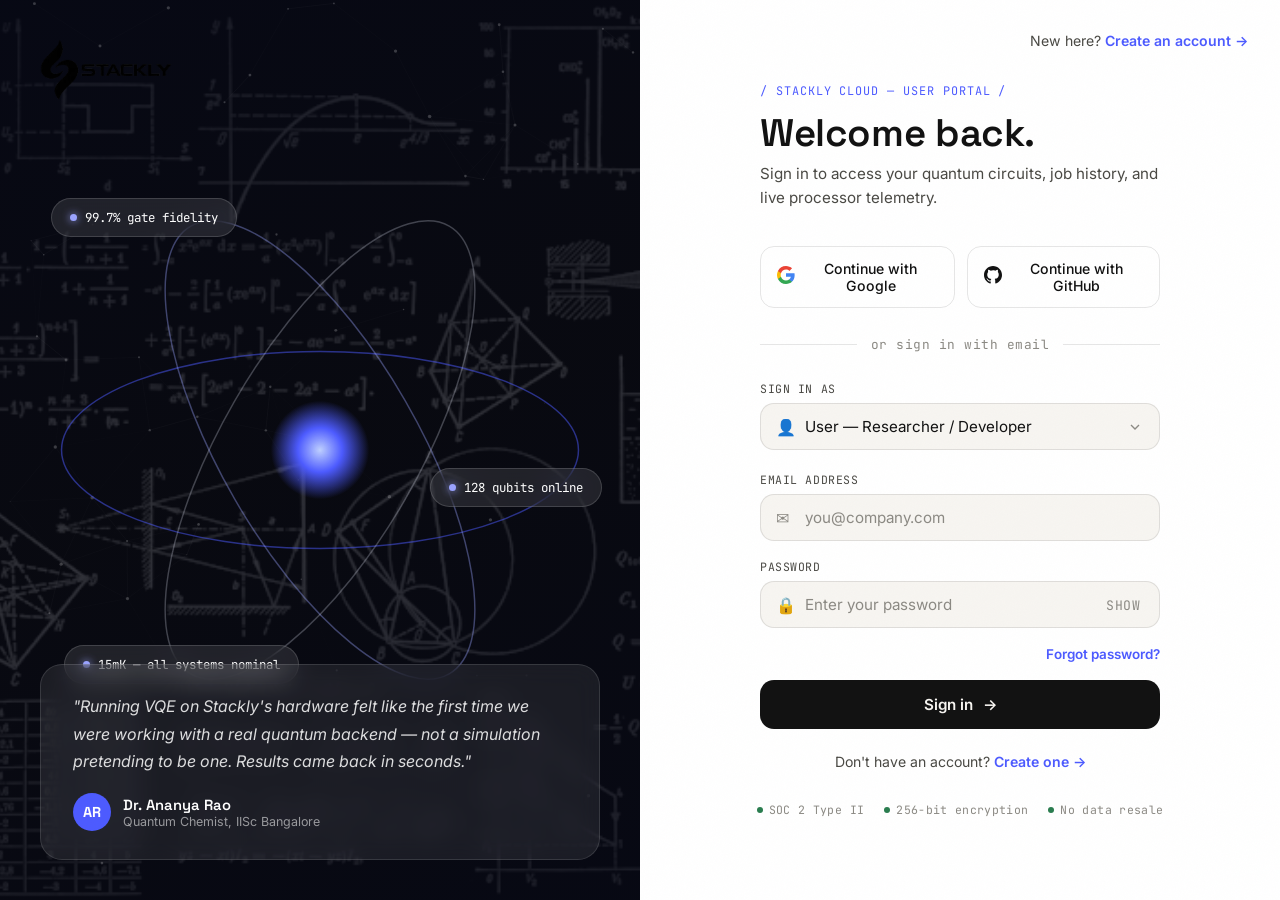
<file: login.html>
<!DOCTYPE html>
<html lang="en">
<head>
<meta charset="UTF-8">
<meta name="viewport" content="width=device-width, initial-scale=1.0">
<title>Login — Stackly Quantum Computing</title>
<link rel="preconnect" href="https://fonts.googleapis.com">
<link rel="preconnect" href="https://fonts.gstatic.com" crossorigin>
<link href="https://fonts.googleapis.com/css2?family=Space+Grotesk:wght@400;500;600;700&family=Inter:wght@400;500;600;700&family=JetBrains+Mono:wght@400;500;600&display=swap" rel="stylesheet">
<style>
/* ============================================
   STACKLY — Design Tokens
   ============================================ */
:root{
  --paper:      #F7F5F1;
  --paper-2:    #FFFFFF;
  --card:       #EFEDE8;
  --ink:        #121212;
  --ink-soft:   #4A4944;
  --ink-dim:    #8C8A84;
  --line:       rgba(18,18,18,0.1);
  --line-soft:  rgba(18,18,18,0.06);
  --ion:        #4D5BFF;
  --ion-soft:   #E4E6FF;
  --ion-2:      #9AA3FF;
  --error:      #C4493D;
  --success:    #2A7D4F;
  --f-display:  'Space Grotesk', sans-serif;
  --f-body:     'Inter', sans-serif;
  --f-mono:     'JetBrains Mono', monospace;
  --radius-xl:  32px;
  --radius-lg:  22px;
  --radius-md:  14px;
  --radius-sm:  10px;
  --ease:       cubic-bezier(0.16, 1, 0.3, 1);
}

*, *::before, *::after { margin:0; padding:0; box-sizing:border-box; }
html { height:100%; overflow-x:hidden; }

@media (prefers-reduced-motion: reduce){
  *, *::before, *::after{
    animation-duration:.001ms!important;
    transition-duration:.001ms!important;
  }
}

body{
  min-height:100vh;
  font-family:var(--f-body);
  color:var(--ink);
  background:var(--paper);
  display:flex;
  overflow-x:hidden;
  -webkit-font-smoothing:antialiased;
}

a{ color:inherit; text-decoration:none; }
img{ display:block; max-width:100%; }
button{ font-family:inherit; cursor:pointer; border:none; background:none; color:inherit; }
input{ font-family:inherit; }
::selection{ background:var(--ion); color:#fff; }

/* ============================================
   GRAIN OVERLAY
   ============================================ */
.grain{
  position:fixed; inset:0; z-index:1000;
  pointer-events:none; opacity:0.025; mix-blend-mode:multiply;
  background-image:url("data:image/svg+xml,%3Csvg xmlns='http://www.w3.org/2000/svg' width='100' height='100'%3E%3Cfilter id='n'%3E%3CfeTurbulence type='fractalNoise' baseFrequency='0.9' numOctaves='2'/%3E%3C/filter%3E%3Crect width='100%25' height='100%25' filter='url(%23n)'/%3E%3C/svg%3E");
}

/* ============================================
   SPLIT LAYOUT
   ============================================ */
.auth-layout{
  display:grid;
  grid-template-columns:1fr 1fr;
  min-height:100vh;
  width:100%;
}

/* ── LEFT PANEL — visual / brand ── */
.auth-panel{
  position:relative;
  overflow:hidden;
  background:var(--ink);
  display:flex;
  flex-direction:column;
  justify-content:space-between;
  padding:40px;
}
.auth-panel-img{
  position:absolute; inset:0;
  width:100%; height:100%;
  object-fit:cover;
  opacity:0.35;
  transform:scale(1.08);
  animation:panelDrift 20s ease-in-out infinite alternate;
}
@keyframes panelDrift{
  from{ transform:scale(1.08) translate(0,0); }
  to{   transform:scale(1.12) translate(-2%, -1%); }
}
.auth-panel-scrim{
  position:absolute; inset:0;
  background:linear-gradient(160deg,
    rgba(6,8,22,0.82) 0%,
    rgba(6,8,22,0.5) 50%,
    rgba(6,8,22,0.75) 100%);
}
.auth-panel-top,
.auth-panel-bottom{ position:relative; z-index:2; }

/* logo in panel */
.auth-logo{
  display:flex; align-items:center; gap:10px;
  font-family:var(--f-display); font-weight:600; font-size:1.1rem;
  color:#fff; text-decoration:none;
}
.auth-logo-mark{ color:var(--ion-2); display:inline-flex; }

/* animated qubit orb */
.auth-orb-wrap{
  position:absolute; inset:0; z-index:1;
  display:flex; align-items:center; justify-content:center;
  pointer-events:none;
}
.auth-orb svg{ width:min(72vw,520px); height:auto; opacity:0.55; }
.orb-core{ animation:orbPulse 4s ease-in-out infinite; }
@keyframes orbPulse{
  0%,100%{ opacity:.85; transform:scale(1); }
  50%{ opacity:1; transform:scale(1.07); }
}
.orb-rings{ animation:orbSpin 22s linear infinite; transform-origin:50% 50%; }
.orb-ring{ fill:none; stroke-width:1.2; }
.orb-r1{ stroke:rgba(77,91,255,0.5); }
.orb-r2{ stroke:rgba(154,163,255,0.38); }
.orb-r3{ stroke:rgba(234,240,255,0.25); }
@keyframes orbSpin{
  from{ transform:rotate(0deg); }
  to{   transform:rotate(360deg); }
}

/* floating data pills on panel */
.panel-pills{
  position:absolute; inset:0; z-index:2; pointer-events:none;
}
.panel-pill{
  position:absolute;
  display:flex; align-items:center; gap:8px;
  background:rgba(255,255,255,0.1);
  backdrop-filter:blur(12px);
  border:1px solid rgba(255,255,255,0.15);
  border-radius:999px;
  padding:10px 18px;
  font-family:var(--f-mono); font-size:0.78rem; color:#fff;
  animation:pillFloat 5s ease-in-out infinite;
}
.panel-pill-dot{ width:7px; height:7px; border-radius:50%; background:var(--ion-2); box-shadow:0 0 8px var(--ion-2); }
.pp1{ top:22%; left:8%; animation-delay:0s; }
.pp2{ top:52%; right:6%; animation-delay:1.4s; }
.pp3{ bottom:24%; left:10%; animation-delay:2.8s; }
@keyframes pillFloat{
  0%,100%{ transform:translateY(0); }
  50%{ transform:translateY(-9px); }
}

/* testimonial quote on panel */
.auth-quote{
  background:rgba(255,255,255,0.08);
  backdrop-filter:blur(12px);
  border:1px solid rgba(255,255,255,0.12);
  border-radius:var(--radius-lg);
  padding:28px 32px;
  color:#fff;
}
.auth-quote-text{
  font-size:1rem; line-height:1.7;
  color:rgba(255,255,255,0.85);
  font-style:italic;
  margin-bottom:18px;
}
.auth-quote-author{ display:flex; align-items:center; gap:12px; }
.auth-quote-avatar{
  width:38px; height:38px; border-radius:50%;
  background:var(--ion); color:#fff;
  display:flex; align-items:center; justify-content:center;
  font-family:var(--f-display); font-weight:700; font-size:0.9rem;
  flex-shrink:0;
}
.auth-quote-name{ font-family:var(--f-display); font-weight:600; font-size:0.92rem; color:#fff; }
.auth-quote-role{ font-size:0.78rem; color:rgba(255,255,255,0.55); }

/* ── RIGHT PANEL — form ── */
.auth-form-panel{
  display:flex;
  flex-direction:column;
  justify-content:center;
  align-items:center;
  padding:48px clamp(28px,6vw,80px);
  background:var(--paper-2);
  position:relative;
}

/* top-right nav link */
.auth-top-link{
  position:absolute; top:32px; right:32px;
  font-size:0.88rem; color:var(--ink-soft);
}
.auth-top-link a{ color:var(--ion); font-weight:600; }
.auth-top-link a:hover{ text-decoration:underline; }

.auth-form-inner{
  width:100%; max-width:400px;
  animation:formEntry .75s var(--ease) both;
}
@keyframes formEntry{
  from{ opacity:0; transform:translateY(24px); }
  to{   opacity:1; transform:translateY(0); }
}

.auth-eyebrow{
  font-family:var(--f-mono); font-size:0.74rem;
  letter-spacing:.08em; text-transform:uppercase;
  color:var(--ion); margin-bottom:12px;
}
.auth-title{
  font-family:var(--f-display); font-size:clamp(1.8rem,3.2vw,2.4rem);
  font-weight:600; line-height:1.12;
  letter-spacing:-.01em; margin-bottom:8px;
}
.auth-sub{
  font-size:.95rem; color:var(--ink-soft);
  line-height:1.6; margin-bottom:36px;
}

/* social login buttons */
.social-btns{ display:flex; gap:12px; margin-bottom:28px; }
.social-btn{
  flex:1; display:flex; align-items:center; justify-content:center; gap:8px;
  border:1px solid var(--line); border-radius:var(--radius-md);
  padding:13px 16px; font-size:.88rem; font-weight:500;
  transition:background .25s ease, border-color .25s ease, transform .3s var(--ease);
  background:transparent;
}
.social-btn:hover{
  background:var(--card); border-color:rgba(18,18,18,.18);
  transform:translateY(-2px);
}
.social-btn-icon{ font-size:1rem; }

/* divider */
.auth-divider{
  display:flex; align-items:center; gap:14px;
  margin-bottom:28px; color:var(--ink-dim);
  font-size:.8rem; font-family:var(--f-mono); letter-spacing:.04em;
}
.auth-divider::before, .auth-divider::after{
  content:''; flex:1; height:1px; background:var(--line);
}

/* ── role selector ── */
.role-selector-group{ display:flex; flex-direction:column; gap:7px; margin-bottom:22px; }
.role-selector-label{
  font-family:var(--f-mono); font-size:.72rem;
  letter-spacing:.05em; text-transform:uppercase;
  color:var(--ink-soft);
}
.role-selector-wrap{
  position:relative;
}
.role-selector-icon{
  position:absolute; left:16px; top:50%; transform:translateY(-50%);
  font-size:1rem; pointer-events:none; z-index:1;
  transition:color .25s ease;
  color:var(--ink-dim);
}
.role-select{
  width:100%;
  background:var(--paper);
  border:1.5px solid var(--line);
  border-radius:var(--radius-md);
  padding:13px 16px 13px 44px;
  font-size:.95rem; font-family:var(--f-body); color:var(--ink);
  appearance:none; -webkit-appearance:none;
  cursor:pointer;
  transition:border-color .3s ease, box-shadow .3s ease, background .3s ease;
  outline:none;
  background-image:url("data:image/svg+xml,%3Csvg xmlns='http://www.w3.org/2000/svg' width='16' height='16' viewBox='0 0 24 24' fill='none' stroke='%238C8A84' stroke-width='2'%3E%3Cpolyline points='6 9 12 15 18 9'/%3E%3C/svg%3E");
  background-repeat:no-repeat;
  background-position:calc(100% - 16px) 50%;
}
.role-select:focus{
  border-color:var(--ion);
  box-shadow:0 0 0 4px var(--ion-soft);
  background-color:var(--paper-2);
}
.role-select:focus ~ .role-selector-icon{ color:var(--ion); }

/* role active badge */
.role-badge{
  display:inline-flex; align-items:center; gap:6px;
  margin-bottom:10px;
  font-family:var(--f-mono); font-size:.72rem; letter-spacing:.06em;
  text-transform:uppercase; padding:4px 12px;
  border-radius:999px;
  transition:all .3s var(--ease);
}
.role-badge-dot{ width:6px; height:6px; border-radius:50%; }
.role-badge.user-badge{
  background:rgba(77,91,255,.1); color:var(--ion);
}
.role-badge.user-badge .role-badge-dot{ background:var(--ion); box-shadow:0 0 6px var(--ion); }
.role-badge.admin-badge{
  background:rgba(180,80,40,.1); color:#B45028;
}
.role-badge.admin-badge .role-badge-dot{ background:#B45028; box-shadow:0 0 6px #B45028; }

/* form fields */
.form-group{ display:flex; flex-direction:column; gap:7px; margin-bottom:18px; }
.form-label{
  font-family:var(--f-mono); font-size:.72rem;
  letter-spacing:.05em; text-transform:uppercase;
  color:var(--ink-soft);
}
.form-control-wrap{ position:relative; }
.form-icon{
  position:absolute; left:16px; top:50%; transform:translateY(-50%);
  color:var(--ink-dim); font-size:1rem; pointer-events:none;
  transition:color .25s ease;
}
.form-control{
  width:100%;
  background:var(--paper);
  border:1.5px solid var(--line);
  border-radius:var(--radius-md);
  padding:13px 16px 13px 44px;
  font-size:.95rem; color:var(--ink);
  transition:border-color .3s ease, box-shadow .3s ease, background .3s ease;
  outline:none;
}
.form-control::placeholder{ color:var(--ink-dim); }
.form-control:focus{
  border-color:var(--ion);
  box-shadow:0 0 0 4px var(--ion-soft);
  background:var(--paper-2);
}
.form-control:focus ~ .form-icon,
.form-control-wrap:focus-within .form-icon{ color:var(--ion); }
.form-control.error{ border-color:var(--error); box-shadow:0 0 0 4px rgba(196,73,61,.12); }
.form-error{
  font-size:.78rem; color:var(--error);
  font-family:var(--f-mono); margin-top:5px;
  display:none;
}
.form-error.show{ display:block; }

/* password toggle */
.pw-toggle{
  position:absolute; right:14px; top:50%; transform:translateY(-50%);
  background:none; border:none; cursor:pointer;
  color:var(--ink-dim); font-size:.82rem;
  font-family:var(--f-mono); letter-spacing:.03em;
  transition:color .25s ease; padding:4px 6px;
}
.pw-toggle:hover{ color:var(--ink); }

/* row helpers */
.form-row-space{
  display:flex; align-items:center;
  justify-content:space-between;
  margin-bottom:18px;
}
.checkbox-wrap{
  display:flex; align-items:center; gap:10px;
  cursor:pointer; user-select:none;
}
.checkbox-wrap input[type=checkbox]{
  position:absolute; opacity:0; width:0; height:0; pointer-events:none;
}
.custom-checkbox{
  width:18px; height:18px; flex-shrink:0;
  border:1.5px solid var(--line);
  border-radius:5px;
  background:var(--paper);
  display:flex; align-items:center; justify-content:center;
  transition:background .2s ease, border-color .2s ease, box-shadow .2s ease;
  position:relative;
}
.custom-checkbox::after{
  content:'';
  width:10px; height:6px;
  border-left:2px solid #fff;
  border-bottom:2px solid #fff;
  transform:rotate(-45deg) scale(0);
  transform-origin:center;
  transition:transform .18s var(--ease);
  margin-top:-2px;
}
.checkbox-wrap input[type=checkbox]:checked + .custom-checkbox{
  background:var(--ion);
  border-color:var(--ion);
  box-shadow:0 0 0 3px var(--ion-soft);
}
.checkbox-wrap input[type=checkbox]:checked + .custom-checkbox::after{
  transform:rotate(-45deg) scale(1);
}
.checkbox-wrap:hover .custom-checkbox{
  border-color:var(--ion);
}
.checkbox-label{ font-size:.86rem; color:var(--ink-soft); }
.form-forgot{ font-size:.84rem; color:var(--ion); font-weight:600; }
.form-forgot:hover{ text-decoration:underline; }

/* submit button */
.btn-submit{
  width:100%; padding:15px 24px;
  border-radius:var(--radius-md);
  background:var(--ink); color:var(--paper);
  font-size:.95rem; font-weight:600;
  display:flex; align-items:center; justify-content:center; gap:10px;
  transition:background .3s ease, transform .35s var(--ease), box-shadow .35s ease;
  position:relative; overflow:hidden;
  margin-bottom:24px;
}
.btn-submit::before{
  content:''; position:absolute; inset:0;
  background:linear-gradient(90deg, transparent 0%, rgba(255,255,255,.06) 50%, transparent 100%);
  transform:translateX(-100%);
  transition:transform .6s ease;
}
.btn-submit:hover::before{ transform:translateX(100%); }
.btn-submit:hover{
  background:#000; transform:translateY(-2px);
  box-shadow:0 12px 28px -8px rgba(18,18,18,.35);
}
.btn-submit:active{ transform:translateY(0); }
.btn-submit.loading{ pointer-events:none; opacity:.75; }
.btn-arrow{ display:inline-block; transition:transform .3s var(--ease); }
.btn-submit:hover .btn-arrow{ transform:translateX(4px); }

/* spinner */
.spinner{
  width:18px; height:18px; border-radius:50%;
  border:2px solid rgba(255,255,255,.3);
  border-top-color:#fff;
  animation:spin .7s linear infinite;
  display:none;
}
.btn-submit.loading .spinner{ display:block; }
.btn-submit.loading .btn-text,
.btn-submit.loading .btn-arrow{ display:none; }
@keyframes spin{ to{ transform:rotate(360deg); } }

/* success state */
.auth-success{
  display:none;
  flex-direction:column; align-items:center; gap:16px;
  text-align:center; padding:32px 0;
}
.auth-success.show{ display:flex; }
.success-icon{
  width:64px; height:64px; border-radius:50%;
  background:var(--ion); color:#fff;
  display:flex; align-items:center; justify-content:center;
  font-size:1.6rem;
  animation:successPop .5s var(--ease);
}
@keyframes successPop{
  from{ transform:scale(0); opacity:0; }
  to{   transform:scale(1); opacity:1; }
}
.auth-success h3{ font-family:var(--f-display); font-size:1.5rem; font-weight:600; }
.auth-success p{ color:var(--ink-soft); font-size:.92rem; }

/* progress bar (strength) */
.pw-strength{ margin-top:8px; }
.pw-strength-bar{
  height:3px; border-radius:2px;
  background:var(--line); overflow:hidden;
  margin-bottom:4px;
}
.pw-strength-fill{
  height:100%; border-radius:2px;
  width:0%; transition:width .4s ease, background .4s ease;
}
.pw-strength-label{
  font-family:var(--f-mono); font-size:.7rem;
  color:var(--ink-dim);
}

/* bottom sign-up prompt */
.auth-bottom{
  text-align:center; font-size:.88rem; color:var(--ink-soft);
}
.auth-bottom a{ color:var(--ion); font-weight:600; }
.auth-bottom a:hover{ text-decoration:underline; }

/* trust strip */
.auth-trust{
  display:flex; align-items:center; justify-content:center; gap:20px;
  margin-top:32px; flex-wrap:wrap;
}
.trust-item{
  display:flex; align-items:center; gap:6px;
  font-family:var(--f-mono); font-size:.72rem;
  color:var(--ink-dim); letter-spacing:.03em;
}
.trust-dot{ width:6px; height:6px; border-radius:50%; background:var(--success); }

/* ============================================
   PARTICLE CANVAS
   ============================================ */
#loginCanvas{
  position:absolute; inset:0;
  width:100%; height:100%;
  pointer-events:none; z-index:0; opacity:.4;
}

/* ============================================
   RESPONSIVE
   ============================================ */
@media(max-width:860px){
  .auth-layout{ grid-template-columns:1fr; }
  .auth-panel{ display:none; }
  .auth-form-panel{ padding:48px 28px; }
  .auth-top-link{ top:24px; right:24px; }
}
@media(max-width:480px){
  .social-btns{ flex-direction:column; }
  .auth-form-panel{ padding:40px 20px; }
}
</style>
</head>
<body>

<div class="grain"></div>

<div class="auth-layout">

  <!-- ════════════════════════════════════
       LEFT — BRAND PANEL
       ════════════════════════════════════ -->
  <aside class="auth-panel">
    <img src="img/fridge.webp" alt="Quantum hardware" class="auth-panel-img">
    <div class="auth-panel-scrim"></div>

    <!-- animated orb -->
    <div class="auth-orb-wrap">
      <svg viewBox="0 0 520 520" xmlns="http://www.w3.org/2000/svg">
        <defs>
          <radialGradient id="cg" cx="50%" cy="50%" r="50%">
            <stop offset="0%" stop-color="#BFD0FF"/>
            <stop offset="45%" stop-color="#4D5BFF"/>
            <stop offset="100%" stop-color="#4D5BFF" stop-opacity="0"/>
          </radialGradient>
        </defs>
        <circle cx="260" cy="260" r="40" fill="url(#cg)" class="orb-core"/>
        <g class="orb-rings">
          <ellipse cx="260" cy="260" rx="210" ry="80" class="orb-ring orb-r1"/>
          <ellipse cx="260" cy="260" rx="210" ry="80" class="orb-ring orb-r2" transform="rotate(60 260 260)"/>
          <ellipse cx="260" cy="260" rx="210" ry="80" class="orb-ring orb-r3" transform="rotate(120 260 260)"/>
        </g>
      </svg>
    </div>

    <!-- floating status pills -->
    <div class="panel-pills">
      <div class="panel-pill pp1"><span class="panel-pill-dot"></span>99.7% gate fidelity</div>
      <div class="panel-pill pp2"><span class="panel-pill-dot"></span>128 qubits online</div>
      <div class="panel-pill pp3"><span class="panel-pill-dot"></span>15mK — all systems nominal</div>
    </div>

    <!-- canvas particles -->
    <canvas id="loginCanvas"></canvas>

    <div class="auth-panel-top">
      <a href="index.html" class="auth-logo">
        <img src="img/Logo.webp" alt="Stackly Logo" style="height: 60px; width: auto;">
      </a>
    </div>

    <div class="auth-panel-bottom">
      <div class="auth-quote">
        <p class="auth-quote-text">"Running VQE on Stackly's hardware felt like the first time we were working with a real quantum backend — not a simulation pretending to be one. Results came back in seconds."</p>
        <div class="auth-quote-author">
          <div class="auth-quote-avatar">AR</div>
          <div>
            <div class="auth-quote-name">Dr. Ananya Rao</div>
            <div class="auth-quote-role">Quantum Chemist, IISc Bangalore</div>
          </div>
        </div>
      </div>
    </div>
  </aside>

  <!-- ════════════════════════════════════
       RIGHT — FORM PANEL
       ════════════════════════════════════ -->
  <main class="auth-form-panel">
    <div class="auth-top-link">
      New here? <a href="signup.html">Create an account →</a>
    </div>

    <div class="auth-form-inner" id="formInner">

      <!-- eyebrow + title -->
      <p class="auth-eyebrow">/ Stackly Cloud /</p>
      <h1 class="auth-title">Welcome back.</h1>
      <p class="auth-sub">Sign in to access your quantum circuits, job history, and live processor telemetry.</p>

      <!-- social login -->
      <div class="social-btns">
        <a href="#" onclick="event.preventDefault()"><button class="social-btn" onclick="handleSocial('Google')">
          <span class="social-btn-icon">
            <svg width="18" height="18" viewBox="0 0 18 18" fill="none">
              <path d="M17.64 9.2c0-.637-.057-1.251-.164-1.84H9v3.481h4.844c-.209 1.125-.843 2.078-1.796 2.717v2.258h2.908c1.702-1.567 2.684-3.875 2.684-6.615Z" fill="#4285F4"/>
              <path d="M9 18c2.43 0 4.467-.806 5.956-2.18l-2.908-2.259c-.806.54-1.837.86-3.048.86-2.344 0-4.328-1.584-5.036-3.711H.957v2.332A8.997 8.997 0 0 0 9 18Z" fill="#34A853"/>
              <path d="M3.964 10.71A5.41 5.41 0 0 1 3.682 9c0-.593.102-1.17.282-1.71V4.958H.957A8.996 8.996 0 0 0 0 9c0 1.452.348 2.827.957 4.042l3.007-2.332Z" fill="#FBBC05"/>
              <path d="M9 3.58c1.321 0 2.508.454 3.44 1.345l2.582-2.58C13.463.891 11.426 0 9 0A8.997 8.997 0 0 0 .957 4.958L3.964 7.29C4.672 5.163 6.656 3.58 9 3.58Z" fill="#EA4335"/>
            </svg>
          </span>
          Continue with Google
        </button>
        <a href="#" onclick="event.preventDefault()"><button class="social-btn" onclick="handleSocial('GitHub')">
          <span class="social-btn-icon">
            <svg width="18" height="18" viewBox="0 0 24 24" fill="currentColor">
              <path d="M12 0C5.374 0 0 5.373 0 12c0 5.302 3.438 9.8 8.207 11.387.599.111.793-.261.793-.577v-2.234c-3.338.726-4.033-1.416-4.033-1.416-.546-1.387-1.333-1.756-1.333-1.756-1.089-.745.083-.729.083-.729 1.205.084 1.839 1.237 1.839 1.237 1.07 1.834 2.807 1.304 3.492.997.107-.775.418-1.305.762-1.604-2.665-.305-5.467-1.334-5.467-5.931 0-1.311.469-2.381 1.236-3.221-.124-.303-.535-1.524.117-3.176 0 0 1.008-.322 3.301 1.23A11.509 11.509 0 0 1 12 5.803c1.02.005 2.047.138 3.006.404 2.291-1.552 3.297-1.23 3.297-1.23.653 1.653.242 2.874.118 3.176.77.84 1.235 1.911 1.235 3.221 0 4.609-2.807 5.624-5.479 5.921.43.372.823 1.102.823 2.222v3.293c0 .319.192.694.801.576C20.566 21.797 24 17.3 24 12c0-6.627-5.373-12-12-12Z"/>
            </svg>
          </span>
          Continue with GitHub
        </button>
      </div>

      <div class="auth-divider">or sign in with email</div>

      <!-- form -->
      <form id="loginForm" novalidate>

        <!-- ── Role Selector ── -->
        <div class="role-selector-group">
          <label class="role-selector-label" for="roleSelect">Sign in as</label>
          <div class="role-selector-wrap">
            <span class="role-selector-icon" id="roleIcon" aria-hidden="true">👤</span>
            <select id="roleSelect" class="role-select" aria-label="Select account role">
              <option value="user" selected>User — Researcher / Developer</option>
              <option value="admin">Admin — Platform Administrator</option>
            </select>
          </div>
        </div>

        <div class="form-group">
          <label class="form-label" for="loginEmail">Email address</label>
          <div class="form-control-wrap">
            <span class="form-icon" aria-hidden="true">✉</span>
            <input type="email" id="loginEmail" class="form-control"
              placeholder="you@company.com" autocomplete="email" required>
          </div>
          <p class="form-error" id="emailError">Please enter a valid email address.</p>
        </div>

        <div class="form-group">
          <label class="form-label" for="loginPassword">Password</label>
          <div class="form-control-wrap">
            <span class="form-icon" aria-hidden="true">🔒</span>
            <input type="password" id="loginPassword" class="form-control"
              placeholder="Enter your password" autocomplete="current-password" required>
            <button type="button" class="pw-toggle" id="pwToggle" aria-label="Show password">SHOW</button>
          </div>
          <p class="form-error" id="pwError">Password must be at least 8 characters.</p>
        </div>

        <div class="form-row-space" style="justify-content:flex-end;">
          <a href="404.html" class="form-forgot">Forgot password?</a>
        </div>

        <button type="submit" class="btn-submit" id="loginBtn">
          <span class="btn-text">Sign in</span>
          <span class="btn-arrow">→</span>
          <div class="spinner"></div>
        </button>

        <div class="auth-bottom">
          Don't have an account? <a href="signup.html">Create one →</a>
        </div>

      </form>

      <!-- success state (hidden until submit) -->
      <div class="auth-success" id="loginSuccess">
        <div class="success-icon">✓</div>
        <h3>You're in.</h3>
        <p>Redirecting you to your quantum dashboard...</p>
      </div>

    </div>

    <!-- trust strip -->
    <div class="auth-trust">
      <div class="trust-item"><span class="trust-dot"></span>SOC 2 Type II</div>
      <div class="trust-item"><span class="trust-dot"></span>256-bit encryption</div>
      <div class="trust-item"><span class="trust-dot"></span>No data resale</div>
    </div>
  </main>

</div><!-- /auth-layout -->

<script>
/* ── Particle canvas on brand panel ── */
(function(){
  const c = document.getElementById('loginCanvas');
  if(!c) return;
  const ctx = c.getContext('2d');
  let w, h;
  function resize(){ w = c.width = c.offsetWidth; h = c.height = c.offsetHeight; }
  resize();
  window.addEventListener('resize', resize);
  const pts = Array.from({length:55},()=>({
    x:Math.random(), y:Math.random(),
    vx:(Math.random()-.5)*.0008, vy:(Math.random()-.5)*.0008,
    r:Math.random()*1.4+.4,
  }));
  function draw(){
    ctx.clearRect(0,0,w,h);
    pts.forEach(p=>{
      p.x+=p.vx; p.y+=p.vy;
      if(p.x<0)p.x=1; if(p.x>1)p.x=0;
      if(p.y<0)p.y=1; if(p.y>1)p.y=0;
      ctx.beginPath();
      ctx.arc(p.x*w,p.y*h,p.r,0,Math.PI*2);
      ctx.fillStyle='rgba(255,255,255,0.5)';
      ctx.fill();
    });
    for(let i=0;i<pts.length;i++){
      for(let j=i+1;j<pts.length;j++){
        const dx=(pts[i].x-pts[j].x)*w, dy=(pts[i].y-pts[j].y)*h;
        const d=Math.hypot(dx,dy);
        if(d<120){
          ctx.beginPath();
          ctx.strokeStyle=`rgba(255,255,255,${.18*(1-d/120)})`;
          ctx.lineWidth=.6;
          ctx.moveTo(pts[i].x*w,pts[i].y*h);
          ctx.lineTo(pts[j].x*w,pts[j].y*h);
          ctx.stroke();
        }
      }
    }
    requestAnimationFrame(draw);
  }
  draw();
})();

/* ── Role selector logic ── */
(function(){
  const roleSelect = document.getElementById('roleSelect');
  const roleIcon   = document.getElementById('roleIcon');
  const eyebrow    = document.querySelector('.auth-eyebrow');
  const title      = document.querySelector('.auth-title');
  const sub        = document.querySelector('.auth-sub');

  const roles = {
    user: {
      icon: '👤',
      eyebrow: '/ Stackly Cloud — User Portal /',
      title: 'Welcome back.',
      sub: 'Sign in to access your quantum circuits, job history, and live processor telemetry.',
    },
    admin: {
      icon: '🛡',
      eyebrow: '/ Stackly Cloud — Admin Console /',
      title: 'Admin access.',
      sub: 'Sign in to manage platform users, qubit allocations, hardware settings, and system telemetry.',
    }
  };

  function updateRole(){
    const role = roleSelect.value;
    const cfg  = roles[role];
    roleIcon.textContent = cfg.icon;
    if(eyebrow) eyebrow.textContent = cfg.eyebrow;
    if(title)   title.textContent   = cfg.title;
    if(sub)     sub.textContent     = cfg.sub;
  }

  roleSelect.addEventListener('change', updateRole);
  updateRole();
})();

/* ── Password toggle ── */
const pwField = document.getElementById('loginPassword');
const pwToggle = document.getElementById('pwToggle');
pwToggle.addEventListener('click',()=>{
  const isText = pwField.type === 'text';
  pwField.type = isText ? 'password' : 'text';
  pwToggle.textContent = isText ? 'SHOW' : 'HIDE';
});

/* ── Social login simulation ── */
function handleSocial(provider){
  const btn = event.currentTarget;
  btn.textContent = `Connecting to ${provider}…`;
  btn.disabled = true;
  setTimeout(()=>{ btn.textContent = `Continue with ${provider}`; btn.disabled = false; }, 2000);
}

/* ── Login form ── */
document.getElementById('loginForm').addEventListener('submit', function(e){
  e.preventDefault();
  const email = document.getElementById('loginEmail');
  const pw    = document.getElementById('loginPassword');
  const emailErr = document.getElementById('emailError');
  const pwErr    = document.getElementById('pwError');
  const btn      = document.getElementById('loginBtn');

  let valid = true;

  // validate email
  if(!email.value || !/^[^\s@]+@[^\s@]+\.[^\s@]+$/.test(email.value)){
    email.classList.add('error'); emailErr.classList.add('show'); valid = false;
  } else { email.classList.remove('error'); emailErr.classList.remove('show'); }

  // validate password
  if(!pw.value || pw.value.length < 8){
    pw.classList.add('error'); pwErr.classList.add('show'); valid = false;
  } else { pw.classList.remove('error'); pwErr.classList.remove('show'); }

  if(!valid) return;

  // loading
  btn.classList.add('loading');

  setTimeout(()=>{
    btn.classList.remove('loading');
    const role = document.getElementById('roleSelect')?.value;
    const dest = role === 'admin' ? 'admin-dashboard.html' : 'user-dashboard.html';
    const successEl = document.getElementById('loginSuccess');
    const successMsg = successEl.querySelector('p');
    if(successMsg) successMsg.textContent = role === 'admin'
      ? 'Redirecting you to the admin console…'
      : 'Redirecting you to your quantum dashboard…';
    document.getElementById('loginForm').style.display = 'none';
    successEl.classList.add('show');
    setTimeout(()=>{ window.location.href = dest; }, 2200);
  }, 1800);
});

/* ── Live validation on blur ── */
document.getElementById('loginEmail').addEventListener('blur', function(){
  const emailErr = document.getElementById('emailError');
  if(!this.value || !/^[^\s@]+@[^\s@]+\.[^\s@]+$/.test(this.value)){
    this.classList.add('error'); emailErr.classList.add('show');
  } else { this.classList.remove('error'); emailErr.classList.remove('show'); }
});
document.getElementById('loginPassword').addEventListener('blur', function(){
  const pwErr = document.getElementById('pwError');
  if(this.value.length > 0 && this.value.length < 8){
    this.classList.add('error'); pwErr.classList.add('show');
  } else { this.classList.remove('error'); pwErr.classList.remove('show'); }
});
</script>
</body>
</html>
</file>
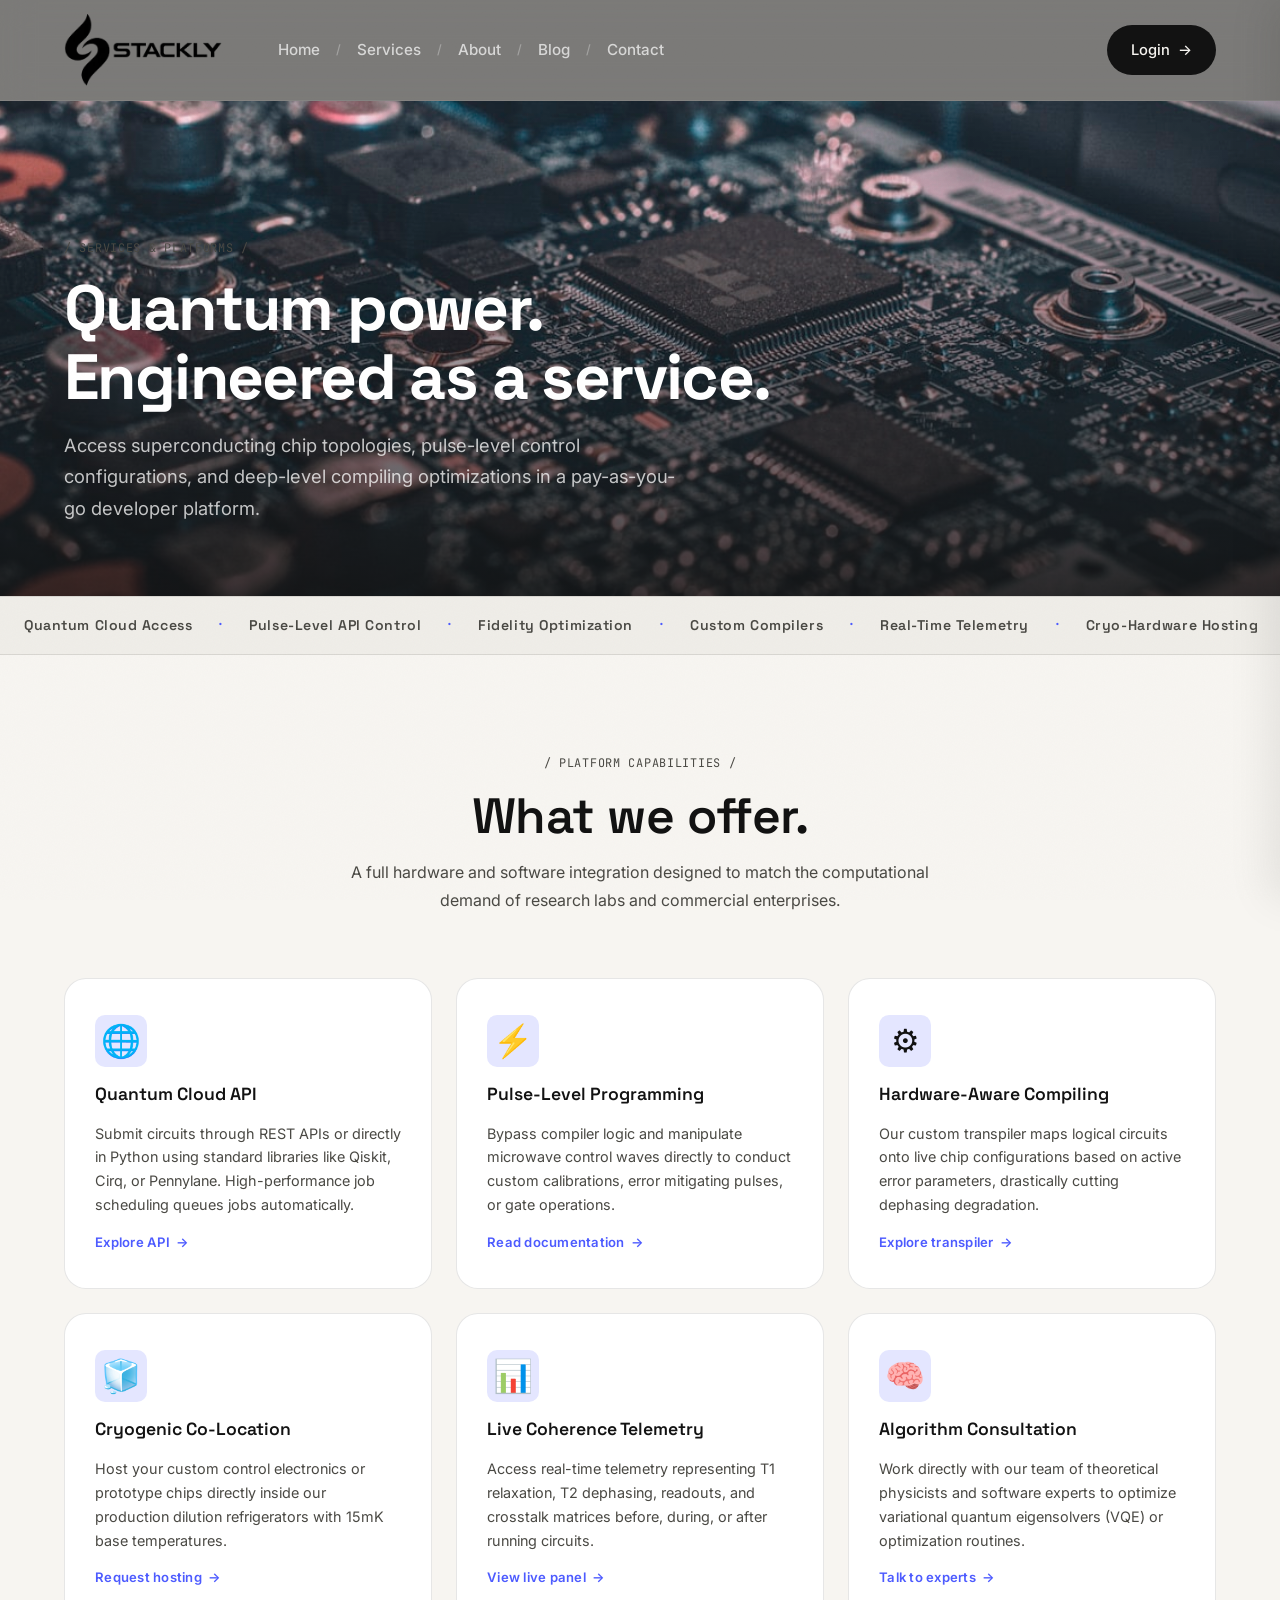
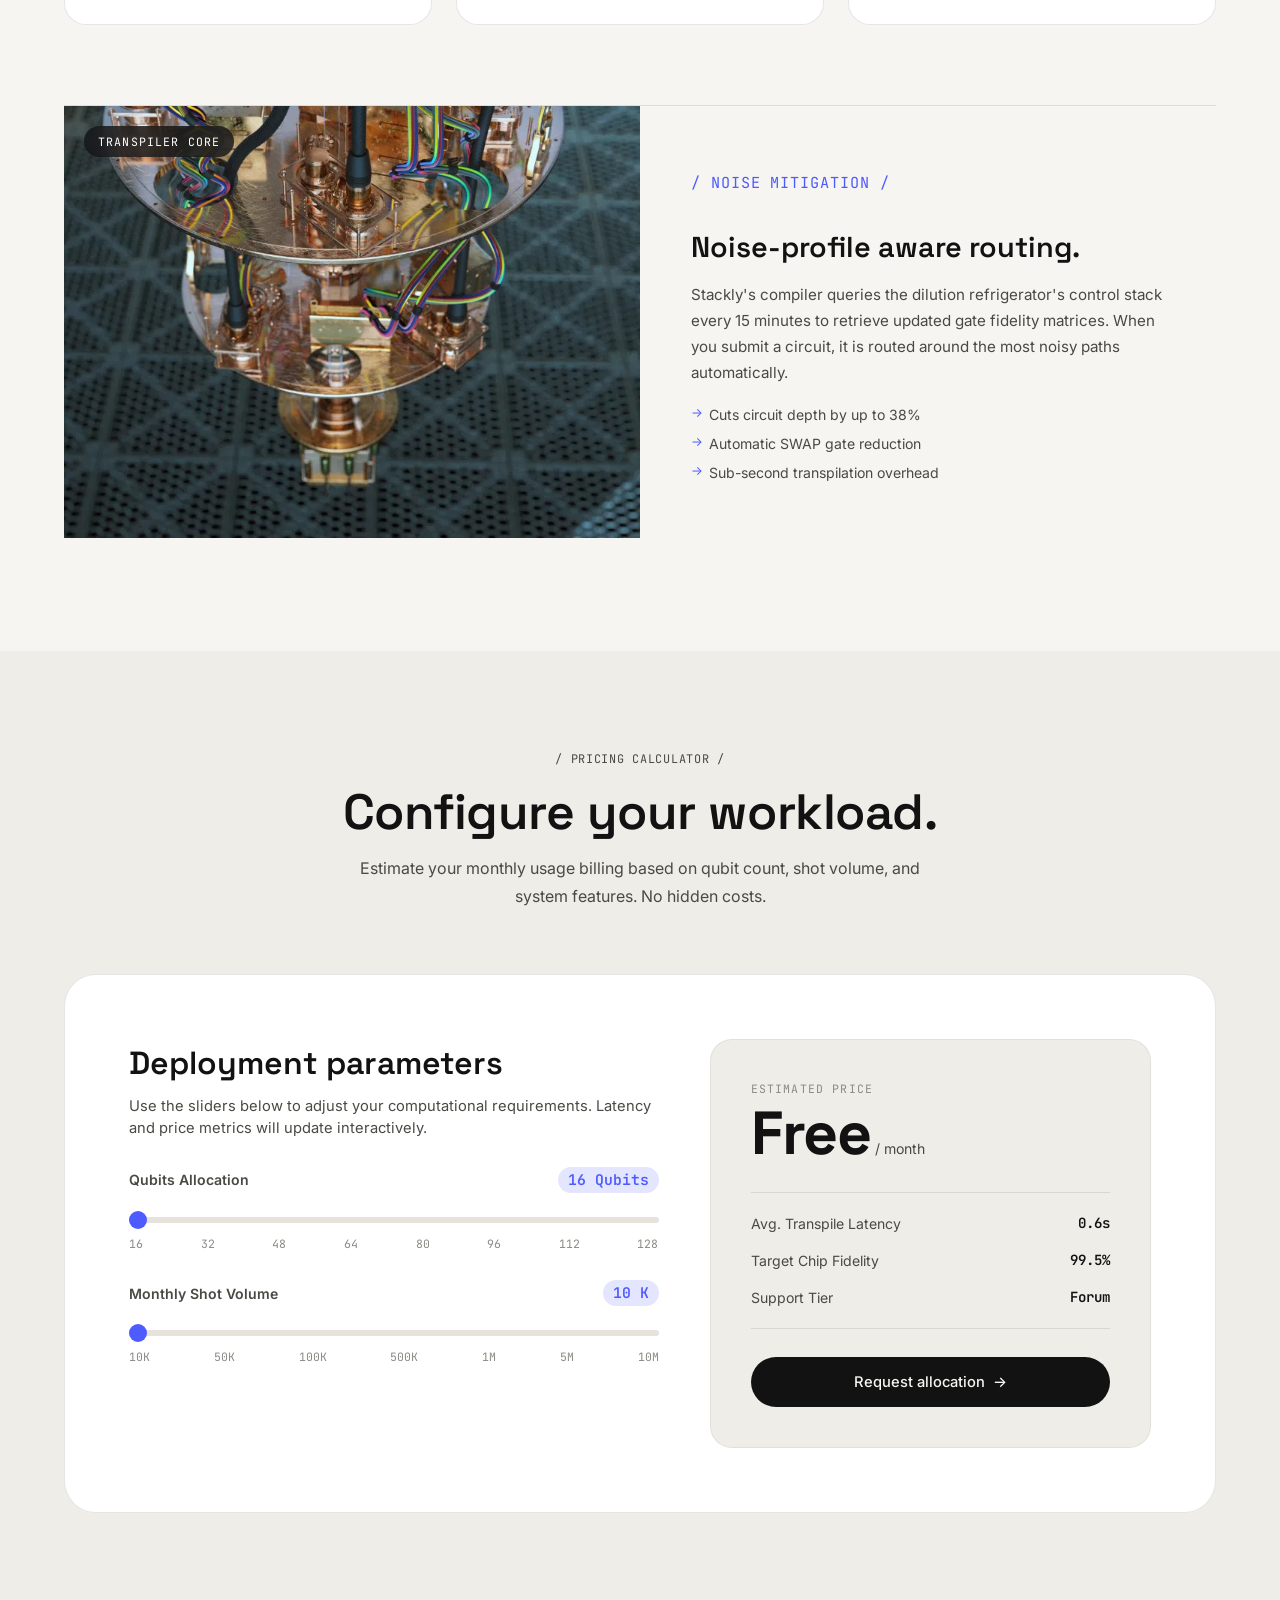
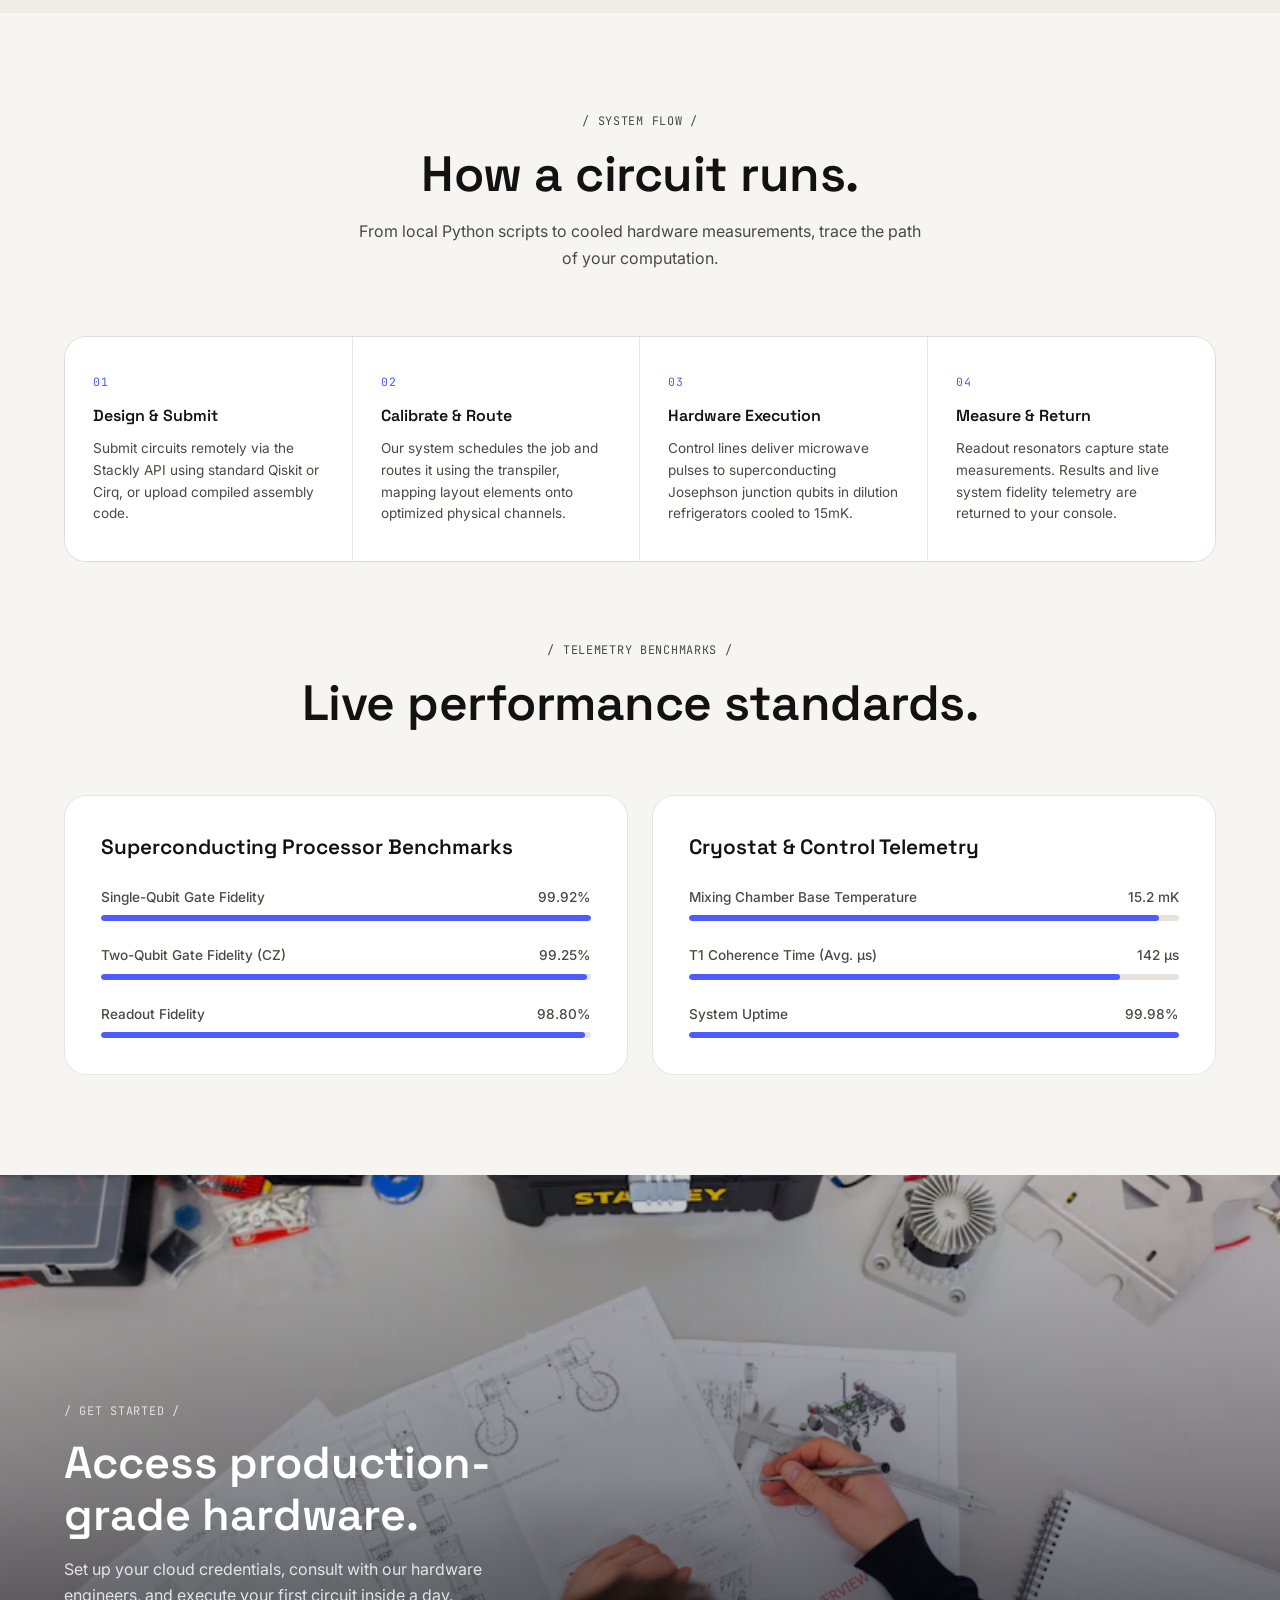
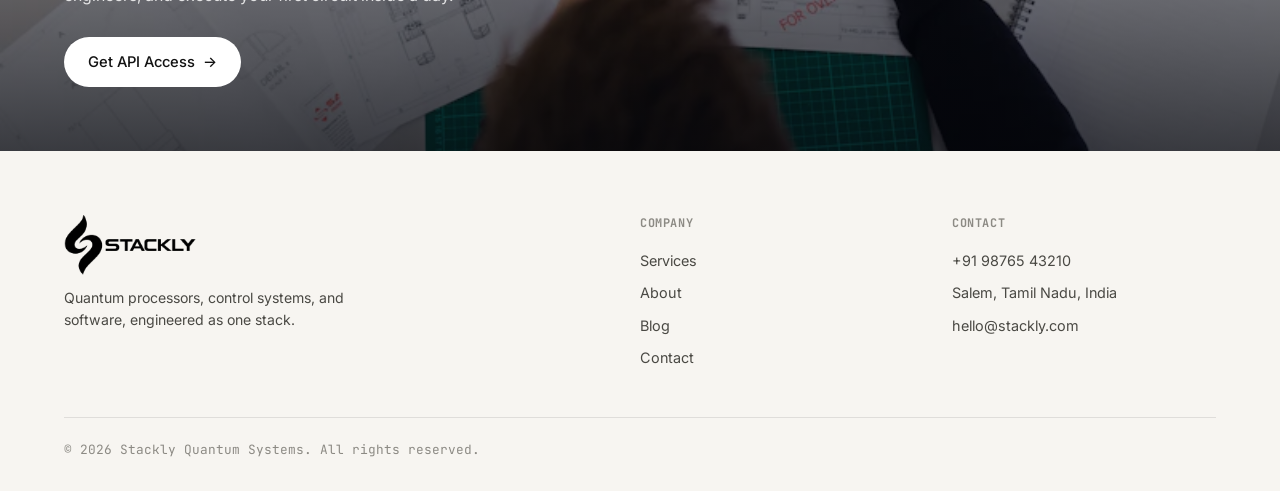
<file: service.html>
<!DOCTYPE html>
<html lang="en">
<head>
<meta charset="UTF-8">
<meta name="viewport" content="width=device-width, initial-scale=1.0">
<title>Services — Stackly Quantum Computing</title>
<meta name="description" content="Explore Stackly's quantum cloud platform services, including pulse-level control, compiler optimizations, cryo-hosting, and live telemetry.">
<link rel="preconnect" href="https://fonts.googleapis.com">
<link rel="preconnect" href="https://fonts.gstatic.com" crossorigin>
<link href="https://fonts.googleapis.com/css2?family=Space+Grotesk:wght@400;500;600;700&family=Inter:wght@400;500;600;700&family=JetBrains+Mono:wght@400;500;600&display=swap" rel="stylesheet">
<link rel="stylesheet" href="style.css">
<link rel="stylesheet" href="pages.css">
<style>
/* nav override */
.nav{
  position:sticky; top:0;
  background:rgba(0,0,0,0.5);
  backdrop-filter:blur(16px);
  -webkit-backdrop-filter:blur(16px);
  color:#fff;
  border-bottom:1px solid rgba(255,255,255,0.08);
  padding:14px clamp(20px,5.5vw,64px);
  z-index: 100;
}
.nav-links{ color:rgba(255,255,255,0.7); }
.nav-links a{ color:inherit; }
.nav-links a:hover{ opacity:1; color:#fff; }
.nav-sep{ color:rgba(255,255,255,0.3); }
.nav-social a{ color:#fff; }
.nav-social a:hover{ opacity:1; color:var(--ion); }
.hamburger span{ background:#fff; }

/* service metrics */
.metrics-panel-grid {
  display: grid;
  grid-template-columns: repeat(2, 1fr);
  gap: 24px;
  max-width: var(--maxw);
  margin: 0 auto;
}
.metrics-panel-card {
  background: var(--paper-2);
  border: 1px solid var(--line);
  border-radius: var(--radius-lg);
  padding: 36px;
  display: flex;
  flex-direction: column;
  gap: 24px;
}
.metrics-panel-card h3 {
  font-family: var(--f-display);
  font-size: 1.3rem;
  font-weight: 600;
}
.metrics-bar-group {
  display: flex;
  flex-direction: column;
  gap: 8px;
}
.metrics-bar-header {
  display: flex;
  justify-content: space-between;
  font-size: 0.85rem;
  font-weight: 500;
  color: var(--ink-soft);
}
.metrics-bar-track {
  height: 6px;
  background: var(--card-2);
  border-radius: 999px;
  overflow: hidden;
  position: relative;
}
.metrics-bar-fill {
  position: absolute;
  left: 0; top: 0; bottom: 0;
  background: var(--ion);
  border-radius: 999px;
  transition: width 1.5s var(--ease);
  width: 0; /* Animated on load/scroll */
}
@media(max-width: 768px) {
  .metrics-panel-grid { grid-template-columns: 1fr; }
}
</style>
</head>
<body>

<!-- ============ PRELOADER ============ -->
<div class="preloader" id="preloader">

  <!-- Layer 1: Deep space particle canvas -->
  <canvas id="plCanvas"></canvas>

  <!-- Layer 2: Quantum circuit grid overlay -->
  <div class="pl-grid"></div>

  <!-- Layer 3: Bloch sphere canvas (main centrepiece) -->
  <div class="pl-sphere-wrap">
    <canvas id="plSphere" width="320" height="320"></canvas>
    <div class="pl-sphere-ring pl-ring-1"></div>
    <div class="pl-sphere-ring pl-ring-2"></div>
    <div class="pl-sphere-ring pl-ring-3"></div>
  </div>

  <!-- Layer 4: Scan-line overlay -->
  <div class="pl-scanline"></div>

  <!-- Layer 5: Top-left corner HUD -->
  <div class="pl-hud pl-hud-tl">
    <span class="pl-hud-label">SYS</span>
    <span class="pl-hud-val" id="plSysVal">BOOT</span>
  </div>
  <div class="pl-hud pl-hud-tr">
    <span class="pl-hud-label">TEMP</span>
    <span class="pl-hud-val" id="plTemp">15mK</span>
  </div>
  <div class="pl-hud pl-hud-bl">
    <span class="pl-hud-label">QUBITS</span>
    <span class="pl-hud-val" id="plQubits">000/128</span>
  </div>
  <div class="pl-hud pl-hud-br">
    <span class="pl-hud-label">FIDELITY</span>
    <span class="pl-hud-val" id="plFidelity">—</span>
  </div>

  <!-- Layer 6: Centre UI -->
  <div class="pl-center">
    <div class="pl-brand">
      <div class="pl-brand-line"></div>
      <span class="pl-brand-word" id="plBrandWord">STACKLY</span>
      <div class="pl-brand-line"></div>
    </div>
    <div class="pl-status-wrap">
      <span class="pl-cursor">▌</span>
      <span class="pl-status" id="plStatus">INITIALIZING QUANTUM SYSTEM</span>
    </div>
    <div class="pl-progress-outer">
      <div class="pl-progress-track">
        <div class="pl-progress-fill" id="plFill"></div>
        <div class="pl-progress-glow" id="plGlow"></div>
      </div>
      <span class="pl-pct" id="plPct">0%</span>
    </div>
    <div class="pl-braket" id="plBraket">|Ψ⟩ = α|0⟩ + β|1⟩</div>
  </div>

  <!-- Layer 7: Binary rain columns -->
  <canvas id="plRain"></canvas>

</div>

<div class="grain"></div>
<div class="mobile-menu-backdrop" id="mobileMenuBackdrop"></div>
<div class="mobile-menu" id="mobileMenu">
  <a href="index.html">Home</a>
  <a href="service.html">Services</a>
  <a href="about.html">About</a>
  <a href="blog.html">Blog</a>
  <a href="contact.html">Contact</a>
  <a href="login.html" class="btn btn-dark" style="margin-top:8px;">Login →</a>
</div>

<!-- ============ 1. NAV ============ -->
<header class="nav" id="nav">
  <a href="index.html" class="logo">
    <img src="img/Logo.webp" alt="Stackly Logo" style="height:72px;width:auto;">
  </a>
  <nav class="nav-links">
    <a href="index.html">Home</a><span class="nav-sep">/</span>
    <a href="service.html">Services</a><span class="nav-sep">/</span>
    <a href="about.html">About</a><span class="nav-sep">/</span>
    <a href="blog.html">Blog</a><span class="nav-sep">/</span>
    <a href="contact.html">Contact</a>
  </nav>
  <div class="nav-right">
    <a href="login.html" class="btn btn-dark nav-cta">Login <span class="arrow">→</span></a>
  </div>
  <button class="hamburger" id="hamburger" aria-label="Toggle menu"><span></span><span></span></button>
</header>

<!-- ============ 2. PAGE HERO ============ -->
<div class="page-hero">
  <img src="img/circuit2.webp" alt="Quantum circuit" class="page-hero-img">
  <div class="page-hero-scrim"></div>
  <div class="page-hero-inner">
    <p class="eyebrow reveal-up">/ Services & Platforms /</p>
    <h1 class="page-hero-title reveal-left">Quantum power.<br>Engineered as a service.</h1>
    <p class="page-hero-sub reveal-up" style="--d:0.1s">Access superconducting chip topologies, pulse-level control configurations, and deep-level compiling optimizations in a pay-as-you-go developer platform.</p>
  </div>
</div>

<!-- ============ 3. MARQUEE ============ -->
<div class="marquee-section">
  <div class="marquee-track">
    <span class="marquee-item">Quantum Cloud Access</span><span class="marquee-dot">·</span>
    <span class="marquee-item">Pulse-Level API Control</span><span class="marquee-dot">·</span>
    <span class="marquee-item">Fidelity Optimization</span><span class="marquee-dot">·</span>
    <span class="marquee-item">Custom Compilers</span><span class="marquee-dot">·</span>
    <span class="marquee-item">Real-Time Telemetry</span><span class="marquee-dot">·</span>
    <span class="marquee-item">Cryo-Hardware Hosting</span><span class="marquee-dot">·</span>
    <span class="marquee-item">Quantum Cloud Access</span><span class="marquee-dot">·</span>
    <span class="marquee-item">Pulse-Level API Control</span><span class="marquee-dot">·</span>
    <span class="marquee-item">Fidelity Optimization</span><span class="marquee-dot">·</span>
    <span class="marquee-item">Custom Compilers</span><span class="marquee-dot">·</span>
    <span class="marquee-item">Real-Time Telemetry</span><span class="marquee-dot">·</span>
    <span class="marquee-item">Cryo-Hardware Hosting</span><span class="marquee-dot">·</span>
  </div>
</div>

<!-- ============ 4. CORE SERVICES GRID ============ -->
<section style="padding:100px var(--pad) 80px;">
  <div class="section-eyebrow-center reveal-up">
    <p class="eyebrow">/ Platform capabilities /</p>
    <h2 class="section-title">What we offer.</h2>
    <p class="section-sub">A full hardware and software integration designed to match the computational demand of research labs and commercial enterprises.</p>
  </div>

  <div class="service-grid">
    <article class="service-card reveal-up" style="--d:0.05s">
      <div class="service-icon">🌐</div>
      <h3>Quantum Cloud API</h3>
      <p>Submit circuits through REST APIs or directly in Python using standard libraries like Qiskit, Cirq, or Pennylane. High-performance job scheduling queues jobs automatically.</p>
      <a href="contact.html" class="service-card-link">Explore API <span class="arrow">→</span></a>
    </article>

    <article class="service-card reveal-up" style="--d:0.1s">
      <div class="service-icon">⚡</div>
      <h3>Pulse-Level Programming</h3>
      <p>Bypass compiler logic and manipulate microwave control waves directly to conduct custom calibrations, error mitigating pulses, or gate operations.</p>
      <a href="contact.html" class="service-card-link">Read documentation <span class="arrow">→</span></a>
    </article>

    <article class="service-card reveal-up" style="--d:0.15s">
      <div class="service-icon">⚙</div>
      <h3>Hardware-Aware Compiling</h3>
      <p>Our custom transpiler maps logical circuits onto live chip configurations based on active error parameters, drastically cutting dephasing degradation.</p>
      <a href="contact.html" class="service-card-link">Explore transpiler <span class="arrow">→</span></a>
    </article>

    <article class="service-card reveal-up" style="--d:0.2s">
      <div class="service-icon">🧊</div>
      <h3>Cryogenic Co-Location</h3>
      <p>Host your custom control electronics or prototype chips directly inside our production dilution refrigerators with 15mK base temperatures.</p>
      <a href="contact.html" class="service-card-link">Request hosting <span class="arrow">→</span></a>
    </article>

    <article class="service-card reveal-up" style="--d:0.25s">
      <div class="service-icon">📊</div>
      <h3>Live Coherence Telemetry</h3>
      <p>Access real-time telemetry representing T1 relaxation, T2 dephasing, readouts, and crosstalk matrices before, during, or after running circuits.</p>
      <a href="contact.html" class="service-card-link">View live panel <span class="arrow">→</span></a>
    </article>

    <article class="service-card reveal-up" style="--d:0.3s">
      <div class="service-icon">🧠</div>
      <h3>Algorithm Consultation</h3>
      <p>Work directly with our team of theoretical physicists and software experts to optimize variational quantum eigensolvers (VQE) or optimization routines.</p>
      <a href="contact.html" class="service-card-link">Talk to experts <span class="arrow">→</span></a>
    </article>
  </div>
</section>

<!-- ============ 5. ALTERNATE ROW (CAPABILITY HIGHLIGHT) ============ -->
<section style="padding:0 var(--pad) 100px;">
  <div class="alt-row reveal-up">
    <div class="alt-img">
      <img src="img/circuit.webp" alt="Visualizing compilation maps">
      <span class="alt-img-badge">Transpiler Core</span>
    </div>
    <div class="alt-copy">
      <p class="eyebrow" style="color:var(--ion)">/ Noise mitigation /</p>
      <h3>Noise-profile aware routing.</h3>
      <p>Stackly's compiler queries the dilution refrigerator's control stack every 15 minutes to retrieve updated gate fidelity matrices. When you submit a circuit, it is routed around the most noisy paths automatically.</p>
      <ul class="alt-list">
        <li>Cuts circuit depth by up to 38%</li>
        <li>Automatic SWAP gate reduction</li>
        <li>Sub-second transpilation overhead</li>
      </ul>
    </div>
  </div>
</section>

<!-- ============ 6. INTERACTIVE CALCULATOR ============ -->
<section style="padding:100px var(--pad); background:var(--card);">
  <div class="section-eyebrow-center reveal-up">
    <p class="eyebrow">/ Pricing Calculator /</p>
    <h2 class="section-title">Configure your workload.</h2>
    <p class="section-sub">Estimate your monthly usage billing based on qubit count, shot volume, and system features. No hidden costs.</p>
  </div>

  <div class="calc-wrap reveal-up">
    <div class="calc-left">
      <div class="calc-title-area">
        <h3>Deployment parameters</h3>
        <p>Use the sliders below to adjust your computational requirements. Latency and price metrics will update interactively.</p>
      </div>

      <div class="calc-group">
        <div class="calc-label-row">
          <span>Qubits Allocation</span>
          <span class="calc-val" id="calcQubitsVal">16 Qubits</span>
        </div>
        <div class="calc-slider-wrap">
          <input type="range" id="calcQubits" class="calc-slider" min="16" max="128" step="16" value="16">
          <div class="calc-ticks">
            <span>16</span>
            <span>32</span>
            <span>48</span>
            <span>64</span>
            <span>80</span>
            <span>96</span>
            <span>112</span>
            <span>128</span>
          </div>
        </div>
      </div>

      <div class="calc-group">
        <div class="calc-label-row">
          <span>Monthly Shot Volume</span>
          <span class="calc-val" id="calcShotsVal">10 K</span>
        </div>
        <div class="calc-slider-wrap">
          <input type="range" id="calcShots" class="calc-slider" min="0" max="6" step="1" value="0">
          <div class="calc-ticks">
            <span>10K</span>
            <span>50K</span>
            <span>100K</span>
            <span>500K</span>
            <span>1M</span>
            <span>5M</span>
            <span>10M</span>
          </div>
        </div>
      </div>
    </div>

    <div class="calc-right">
      <div class="calc-summary-head">
        <span class="calc-summary-label">Estimated Price</span>
        <div class="calc-price-wrap">
          <span class="calc-price-curr">$</span>
          <span class="calc-price-val" id="calcPriceVal">Free</span>
          <span class="calc-price-per">/ month</span>
        </div>
      </div>

      <div class="calc-metrics">
        <div class="calc-metric-row">
          <span class="calc-metric-label">Avg. Transpile Latency</span>
          <span class="calc-metric-val" id="calcMetricLatency">0.6s</span>
        </div>
        <div class="calc-metric-row">
          <span class="calc-metric-label">Target Chip Fidelity</span>
          <span class="calc-metric-val" id="calcMetricFidelity">99.5%</span>
        </div>
        <div class="calc-metric-row">
          <span class="calc-metric-label">Support Tier</span>
          <span class="calc-metric-val" id="calcMetricSupport">Forum</span>
        </div>
      </div>

      <a href="contact.html" class="btn btn-dark" style="width:100%;justify-content:center;">Request allocation <span class="arrow">→</span></a>
    </div>
  </div>
</section>

<!-- ============ 7. WORKFLOW / INTEGRATION PROCESS ============ -->
<section style="padding:100px var(--pad) 80px;">
  <div class="section-eyebrow-center reveal-up">
    <p class="eyebrow">/ System Flow /</p>
    <h2 class="section-title">How a circuit runs.</h2>
    <p class="section-sub">From local Python scripts to cooled hardware measurements, trace the path of your computation.</p>
  </div>

  <div class="process-steps">
    <div class="process-step reveal-up" style="--d:0.05s">
      <h4>Design & Submit</h4>
      <p>Submit circuits remotely via the Stackly API using standard Qiskit or Cirq, or upload compiled assembly code.</p>
    </div>
    <div class="process-step reveal-up" style="--d:0.1s">
      <h4>Calibrate & Route</h4>
      <p>Our system schedules the job and routes it using the transpiler, mapping layout elements onto optimized physical channels.</p>
    </div>
    <div class="process-step reveal-up" style="--d:0.15s">
      <h4>Hardware Execution</h4>
      <p>Control lines deliver microwave pulses to superconducting Josephson junction qubits in dilution refrigerators cooled to 15mK.</p>
    </div>
    <div class="process-step reveal-up" style="--d:0.2s">
      <h4>Measure & Return</h4>
      <p>Readout resonators capture state measurements. Results and live system fidelity telemetry are returned to your console.</p>
    </div>
  </div>
</section>

<!-- ============ 8. PERFORMANCE & FIDELITY METRICS PANEL ============ -->
<section style="padding:0 var(--pad) 100px;">
  <div class="section-eyebrow-center reveal-up">
    <p class="eyebrow">/ Telemetry Benchmarks /</p>
    <h2 class="section-title">Live performance standards.</h2>
  </div>

  <div class="metrics-panel-grid">
    <div class="metrics-panel-card reveal-left">
      <h3>Superconducting Processor Benchmarks</h3>
      
      <div class="metrics-bar-group">
        <div class="metrics-bar-header">
          <span>Single-Qubit Gate Fidelity</span>
          <span>99.92%</span>
        </div>
        <div class="metrics-bar-track">
          <div class="metrics-bar-fill" style="width: 99.9%"></div>
        </div>
      </div>

      <div class="metrics-bar-group">
        <div class="metrics-bar-header">
          <span>Two-Qubit Gate Fidelity (CZ)</span>
          <span>99.25%</span>
        </div>
        <div class="metrics-bar-track">
          <div class="metrics-bar-fill" style="width: 99.2%"></div>
        </div>
      </div>

      <div class="metrics-bar-group">
        <div class="metrics-bar-header">
          <span>Readout Fidelity</span>
          <span>98.80%</span>
        </div>
        <div class="metrics-bar-track">
          <div class="metrics-bar-fill" style="width: 98.8%"></div>
        </div>
      </div>
    </div>

    <div class="metrics-panel-card reveal-right">
      <h3>Cryostat & Control Telemetry</h3>
      
      <div class="metrics-bar-group">
        <div class="metrics-bar-header">
          <span>Mixing Chamber Base Temperature</span>
          <span>15.2 mK</span>
        </div>
        <div class="metrics-bar-track">
          <div class="metrics-bar-fill" style="width: 96%"></div>
        </div>
      </div>

      <div class="metrics-bar-group">
        <div class="metrics-bar-header">
          <span>T1 Coherence Time (Avg. µs)</span>
          <span>142 µs</span>
        </div>
        <div class="metrics-bar-track">
          <div class="metrics-bar-fill" style="width: 88%"></div>
        </div>
      </div>

      <div class="metrics-bar-group">
        <div class="metrics-bar-header">
          <span>System Uptime</span>
          <span>99.98%</span>
        </div>
        <div class="metrics-bar-track">
          <div class="metrics-bar-fill" style="width: 99.9%"></div>
        </div>
      </div>
    </div>
  </div>
</section>

<!-- ============ 9. Bottom CTA Section ============ -->
<section class="cta-photo" style="padding:0 var(--pad) 100px;">
  <div class="cta-frame">
    <img src="img/cleanroom.webp" alt="Cleanroom chip fabrication" class="cta-img">
    <div class="cta-scrim"></div>
    <div class="cta-content">
      <p class="eyebrow light reveal-up">/ Get Started /</p>
      <h2 class="cta-title reveal-up">Access production-grade hardware.</h2>
      <p class="cta-sub reveal-up" style="--d:0.1s">Set up your cloud credentials, consult with our hardware engineers, and execute your first circuit inside a day.</p>
      <a href="contact.html" class="btn btn-light reveal-up" style="--d:0.2s">Get API Access <span class="arrow">→</span></a>
    </div>
  </div>
</section>

<!-- ============ FOOTER ============ -->
<footer class="footer">
  <div class="footer-inner">
    <div class="footer-brand">
      <a href="index.html" class="logo">
        <img src="img/Logo.webp" alt="Stackly Logo" style="height: 60px; width: auto;">
      </a>
      <p>Quantum processors, control systems, and software, engineered as one stack.</p>
    </div>
    <div class="footer-col">
      <h4>Company</h4>
      <a href="service.html">Services</a>
      <a href="about.html">About</a>
      <a href="blog.html">Blog</a>
      <a href="contact.html">Contact</a>
    </div>
    <div class="footer-col">
      <h4>Contact</h4>
      <a href="tel:+919876543210">+91 98765 43210</a>
      <span>Salem, Tamil Nadu, India</span>
      <a href="mailto:hello@stackly.com">hello@stackly.com</a>
    </div>
  </div>
  <div class="footer-bottom">
    <span>© 2026 Stackly Quantum Systems. All rights reserved.</span>
  </div>
</footer>

<script src="script.js"></script>
</body>
</html>
</file>
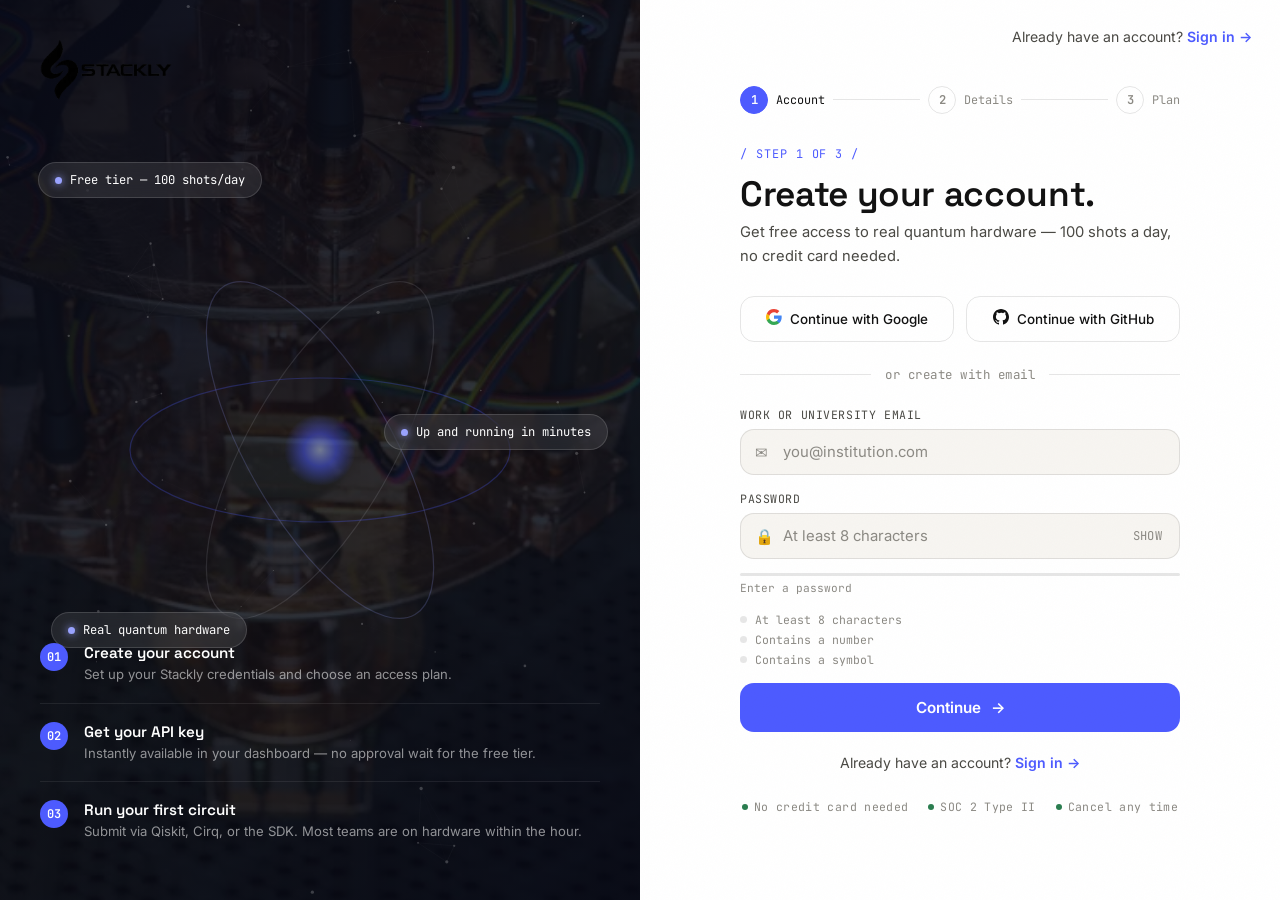
<file: signup.html>
<!DOCTYPE html>
<html lang="en">
<head>
<meta charset="UTF-8">
<meta name="viewport" content="width=device-width, initial-scale=1.0">
<title>Sign Up — Stackly Quantum Computing</title>
<link rel="preconnect" href="https://fonts.googleapis.com">
<link rel="preconnect" href="https://fonts.gstatic.com" crossorigin>
<link href="https://fonts.googleapis.com/css2?family=Space+Grotesk:wght@400;500;600;700&family=Inter:wght@400;500;600;700&family=JetBrains+Mono:wght@400;500;600&display=swap" rel="stylesheet">
<style>
:root{
  --paper:      #F7F5F1;
  --paper-2:    #FFFFFF;
  --card:       #EFEDE8;
  --ink:        #121212;
  --ink-soft:   #4A4944;
  --ink-dim:    #8C8A84;
  --line:       rgba(18,18,18,0.1);
  --line-soft:  rgba(18,18,18,0.06);
  --ion:        #4D5BFF;
  --ion-soft:   #E4E6FF;
  --ion-2:      #9AA3FF;
  --error:      #C4493D;
  --success:    #2A7D4F;
  --warn:       #C08A2A;
  --f-display:  'Space Grotesk', sans-serif;
  --f-body:     'Inter', sans-serif;
  --f-mono:     'JetBrains Mono', monospace;
  --radius-xl:  32px;
  --radius-lg:  22px;
  --radius-md:  14px;
  --radius-sm:  10px;
  --ease:       cubic-bezier(0.16, 1, 0.3, 1);
}

*,*::before,*::after{ margin:0; padding:0; box-sizing:border-box; }
html{ height:100%; overflow-x:hidden; }

@media(prefers-reduced-motion:reduce){
  *,*::before,*::after{ animation-duration:.001ms!important; transition-duration:.001ms!important; }
}

body{
  min-height:100vh; font-family:var(--f-body); color:var(--ink);
  background:var(--paper); display:flex; overflow-x:hidden;
  -webkit-font-smoothing:antialiased;
}

a{ color:inherit; text-decoration:none; }
img{ display:block; max-width:100%; }
button{ font-family:inherit; cursor:pointer; border:none; background:none; color:inherit; }
input, select, textarea{ font-family:inherit; }
::selection{ background:var(--ion); color:#fff; }

.grain{
  position:fixed; inset:0; z-index:1000;
  pointer-events:none; opacity:.025; mix-blend-mode:multiply;
  background-image:url("data:image/svg+xml,%3Csvg xmlns='http://www.w3.org/2000/svg' width='100' height='100'%3E%3Cfilter id='n'%3E%3CfeTurbulence type='fractalNoise' baseFrequency='0.9' numOctaves='2'/%3E%3C/filter%3E%3Crect width='100%25' height='100%25' filter='url(%23n)'/%3E%3C/svg%3E");
}

/* ── Layout ── */
.auth-layout{
  display:grid; grid-template-columns:1fr 1fr;
  min-height:100vh; width:100%;
}

/* ── Left panel ── */
.auth-panel{
  position:relative; overflow:hidden;
  background:var(--ink);
  display:flex; flex-direction:column;
  justify-content:space-between; padding:40px;
}
.auth-panel-img{
  position:absolute; inset:0; width:100%; height:100%;
  object-fit:cover; opacity:.3;
  transform:scale(1.08);
  animation:panelDrift 22s ease-in-out infinite alternate;
}
@keyframes panelDrift{
  from{ transform:scale(1.08) translate(0,0); }
  to{   transform:scale(1.13) translate(2%,-2%); }
}
.auth-panel-scrim{
  position:absolute; inset:0;
  background:linear-gradient(140deg,
    rgba(6,8,22,.85) 0%,
    rgba(6,8,22,.45) 55%,
    rgba(6,8,22,.78) 100%);
}
.auth-panel-top,
.auth-panel-bottom{ position:relative; z-index:2; }

.auth-logo{
  display:flex; align-items:center; gap:10px;
  font-family:var(--f-display); font-weight:600; font-size:1.1rem;
  color:#fff; text-decoration:none;
}
.auth-logo-mark{ color:var(--ion-2); display:inline-flex; }

/* orb */
.auth-orb-wrap{
  position:absolute; inset:0; z-index:1;
  display:flex; align-items:center; justify-content:center;
  pointer-events:none;
}
.auth-orb-wrap svg{ width:min(68vw,480px); height:auto; opacity:.5; }
.orb-core{ animation:orbPulse 3.8s ease-in-out infinite; }
@keyframes orbPulse{ 0%,100%{ opacity:.85; transform:scale(1); } 50%{ opacity:1; transform:scale(1.08); } }
.orb-rings{ animation:orbSpin 24s linear infinite; transform-origin:50% 50%; }
.orb-ring{ fill:none; stroke-width:1.2; }
.orb-r1{ stroke:rgba(77,91,255,.55); }
.orb-r2{ stroke:rgba(154,163,255,.4); }
.orb-r3{ stroke:rgba(234,240,255,.22); }
@keyframes orbSpin{ from{ transform:rotate(0deg); } to{ transform:rotate(360deg); } }

/* steps badge */
.panel-steps{ position:relative; z-index:2; display:flex; flex-direction:column; gap:0; }
.panel-step{
  display:flex; align-items:flex-start; gap:16px;
  padding:18px 0; border-bottom:1px solid rgba(255,255,255,.08);
}
.panel-step:last-child{ border-bottom:none; }
.step-num{
  width:28px; height:28px; border-radius:50%;
  background:var(--ion); color:#fff; flex-shrink:0;
  display:flex; align-items:center; justify-content:center;
  font-family:var(--f-mono); font-size:.75rem; font-weight:600;
}
.step-body h4{ font-family:var(--f-display); font-weight:600; font-size:.95rem; color:#fff; margin-bottom:3px; }
.step-body p{ font-size:.82rem; color:rgba(255,255,255,.55); line-height:1.5; }

/* floating pills */
.panel-pills{ position:absolute; inset:0; z-index:2; pointer-events:none; }
.panel-pill{
  position:absolute; display:flex; align-items:center; gap:8px;
  background:rgba(255,255,255,.09); backdrop-filter:blur(12px);
  border:1px solid rgba(255,255,255,.14); border-radius:999px;
  padding:9px 16px; font-family:var(--f-mono); font-size:.76rem; color:#fff;
  animation:pillFloat 5s ease-in-out infinite;
}
.panel-pill-dot{ width:7px; height:7px; border-radius:50%; background:var(--ion-2); box-shadow:0 0 8px var(--ion-2); }
.pp1{ top:18%; left:6%; animation-delay:0s; }
.pp2{ top:46%; right:5%; animation-delay:1.8s; }
.pp3{ bottom:28%; left:8%; animation-delay:3.2s; }
@keyframes pillFloat{ 0%,100%{ transform:translateY(0); } 50%{ transform:translateY(-9px); } }

#signupCanvas{
  position:absolute; inset:0; width:100%; height:100%;
  pointer-events:none; z-index:0; opacity:.4;
}

/* ── Right panel ── */
.auth-form-panel{
  display:flex; flex-direction:column;
  justify-content:center; align-items:center;
  padding:48px clamp(24px,5.5vw,72px);
  background:var(--paper-2); position:relative;
  overflow-y:auto;
}

.auth-top-link{
  position:absolute; top:28px; right:28px;
  font-size:.88rem; color:var(--ink-soft);
}
.auth-top-link a{ color:var(--ion); font-weight:600; }
.auth-top-link a:hover{ text-decoration:underline; }

.auth-form-inner{
  width:100%; max-width:440px;
  animation:formEntry .75s var(--ease) both;
}
@keyframes formEntry{ from{ opacity:0; transform:translateY(24px); } to{ opacity:1; transform:translateY(0); } }

/* plan selector */
.plan-selector{
  display:grid; grid-template-columns:repeat(3,1fr);
  gap:10px; margin-bottom:28px;
}
.plan-option{ display:none; }
.plan-label{
  display:flex; flex-direction:column; align-items:center; gap:6px;
  border:1.5px solid var(--line); border-radius:var(--radius-md);
  padding:16px 10px; cursor:pointer;
  transition:border-color .25s ease, background .25s ease, transform .3s var(--ease);
  text-align:center;
}
.plan-label:hover{ border-color:var(--ion-2); background:var(--ion-soft); transform:translateY(-2px); }
.plan-option:checked + .plan-label{
  border-color:var(--ion); background:var(--ion-soft);
}
.plan-icon{ font-size:1.3rem; }
.plan-name{ font-family:var(--f-display); font-size:.88rem; font-weight:600; }
.plan-shots{ font-family:var(--f-mono); font-size:.7rem; color:var(--ink-dim); }

.auth-eyebrow{
  font-family:var(--f-mono); font-size:.74rem;
  letter-spacing:.08em; text-transform:uppercase;
  color:var(--ion); margin-bottom:12px;
}
.auth-title{
  font-family:var(--f-display); font-size:clamp(1.6rem,3vw,2.2rem);
  font-weight:600; line-height:1.12; letter-spacing:-.01em; margin-bottom:8px;
}
.auth-sub{ font-size:.92rem; color:var(--ink-soft); line-height:1.6; margin-bottom:28px; }

/* social */
.social-btns{ display:flex; gap:12px; margin-bottom:24px; }
.social-btn{
  flex:1; display:flex; align-items:center; justify-content:center; gap:8px;
  border:1px solid var(--line); border-radius:var(--radius-md);
  padding:12px 10px; font-size:.84rem; font-weight:500;
  transition:background .25s ease, border-color .25s ease, transform .3s var(--ease);
  background:transparent;
}
.social-btn:hover{ background:var(--card); border-color:rgba(18,18,18,.18); transform:translateY(-2px); }
.social-btn-icon{ font-size:.95rem; }

.auth-divider{
  display:flex; align-items:center; gap:14px;
  margin-bottom:24px; color:var(--ink-dim);
  font-size:.78rem; font-family:var(--f-mono); letter-spacing:.04em;
}
.auth-divider::before,.auth-divider::after{ content:''; flex:1; height:1px; background:var(--line); }

/* form field */
.form-group{ display:flex; flex-direction:column; gap:7px; margin-bottom:16px; }
.form-row{ display:grid; grid-template-columns:1fr 1fr; gap:14px; margin-bottom:0; }
.form-label{ font-family:var(--f-mono); font-size:.72rem; letter-spacing:.05em; text-transform:uppercase; color:var(--ink-soft); }
.form-control-wrap{ position:relative; }
.form-icon{ position:absolute; left:15px; top:50%; transform:translateY(-50%); color:var(--ink-dim); font-size:.95rem; pointer-events:none; transition:color .25s ease; }
.form-control{
  width:100%; background:var(--paper); border:1.5px solid var(--line);
  border-radius:var(--radius-md); padding:13px 14px 13px 42px;
  font-size:.93rem; color:var(--ink); transition:border-color .3s ease, box-shadow .3s ease, background .3s ease; outline:none;
}
.form-control.no-icon{ padding-left:14px; }
.form-control::placeholder{ color:var(--ink-dim); }
.form-control:focus{ border-color:var(--ion); box-shadow:0 0 0 4px var(--ion-soft); background:var(--paper-2); }
.form-control-wrap:focus-within .form-icon{ color:var(--ion); }
.form-control.error{ border-color:var(--error); box-shadow:0 0 0 4px rgba(196,73,61,.12); }
.form-error{ font-size:.74rem; color:var(--error); font-family:var(--f-mono); margin-top:4px; display:none; }
.form-error.show{ display:block; }

select.form-control{ cursor:pointer; background-image:url("data:image/svg+xml,%3Csvg xmlns='http://www.w3.org/2000/svg' width='12' height='8' viewBox='0 0 12 8'%3E%3Cpath d='M1 1l5 5 5-5' stroke='%238C8A84' stroke-width='1.5' fill='none' stroke-linecap='round'/%3E%3C/svg%3E"); background-repeat:no-repeat; background-position:right 14px center; -webkit-appearance:none; }

/* password field */
.pw-toggle{
  position:absolute; right:12px; top:50%; transform:translateY(-50%);
  background:none; border:none; cursor:pointer;
  color:var(--ink-dim); font-size:.76rem; font-family:var(--f-mono);
  letter-spacing:.03em; transition:color .25s ease; padding:4px 6px;
}
.pw-toggle:hover{ color:var(--ink); }

/* password strength */
.pw-strength{ margin-top:7px; }
.pw-strength-bar{ height:3px; border-radius:2px; background:var(--line); overflow:hidden; margin-bottom:5px; }
.pw-strength-fill{ height:100%; border-radius:2px; width:0%; transition:width .4s ease, background .4s ease; }
.pw-strength-label{ font-family:var(--f-mono); font-size:.7rem; color:var(--ink-dim); }

/* requirements checklist */
.pw-reqs{ display:flex; flex-direction:column; gap:5px; margin-top:10px; }
.pw-req{
  display:flex; align-items:center; gap:8px;
  font-family:var(--f-mono); font-size:.72rem; color:var(--ink-dim);
  transition:color .25s ease;
}
.pw-req.met{ color:var(--success); }
.pw-req-dot{
  width:7px; height:7px; border-radius:50%;
  background:var(--line); flex-shrink:0; transition:background .25s ease;
}
.pw-req.met .pw-req-dot{ background:var(--success); }

/* checkbox */
.checkbox-wrap{ display:flex; align-items:flex-start; gap:10px; cursor:pointer; margin-bottom:20px; }
.checkbox-wrap input[type=checkbox]{ width:17px; height:17px; border-radius:5px; accent-color:var(--ion); cursor:pointer; flex-shrink:0; margin-top:1px; }
.checkbox-wrap span{ font-size:.86rem; color:var(--ink-soft); line-height:1.5; }
.checkbox-wrap a{ color:var(--ion); }
.checkbox-wrap a:hover{ text-decoration:underline; }
.form-error-check{ font-size:.74rem; color:var(--error); font-family:var(--f-mono); margin-top:4px; display:none; }
.form-error-check.show{ display:block; }

/* submit */
.btn-submit{
  width:100%; padding:15px 24px; border-radius:var(--radius-md);
  background:var(--ion); color:#fff;
  font-size:.95rem; font-weight:600;
  display:flex; align-items:center; justify-content:center; gap:10px;
  transition:background .3s ease, transform .35s var(--ease), box-shadow .35s ease;
  position:relative; overflow:hidden; margin-bottom:22px;
}
.btn-submit::before{
  content:''; position:absolute; inset:0;
  background:linear-gradient(90deg,transparent 0%,rgba(255,255,255,.1) 50%,transparent 100%);
  transform:translateX(-100%); transition:transform .6s ease;
}
.btn-submit:hover::before{ transform:translateX(100%); }
.btn-submit:hover{ background:#3345dd; transform:translateY(-2px); box-shadow:0 12px 28px -8px rgba(77,91,255,.45); }
.btn-submit:active{ transform:translateY(0); }
.btn-submit.loading{ pointer-events:none; opacity:.78; }
.btn-arrow{ display:inline-block; transition:transform .3s var(--ease); }
.btn-submit:hover .btn-arrow{ transform:translateX(4px); }
.spinner{ width:18px; height:18px; border-radius:50%; border:2px solid rgba(255,255,255,.3); border-top-color:#fff; animation:spin .7s linear infinite; display:none; }
.btn-submit.loading .spinner{ display:block; }
.btn-submit.loading .btn-text, .btn-submit.loading .btn-arrow{ display:none; }
@keyframes spin{ to{ transform:rotate(360deg); } }

/* progress steps at top */
.form-progress{
  display:flex; align-items:center; gap:8px; margin-bottom:32px;
}
.progress-step{
  display:flex; align-items:center; gap:8px;
  font-family:var(--f-mono); font-size:.74rem; color:var(--ink-dim);
}
.progress-dot{
  width:28px; height:28px; border-radius:50%;
  border:1.5px solid var(--line);
  display:flex; align-items:center; justify-content:center;
  font-size:.76rem; font-weight:600; transition:all .3s ease;
  flex-shrink:0;
}
.progress-step.active .progress-dot{ background:var(--ion); border-color:var(--ion); color:#fff; }
.progress-step.done .progress-dot{ background:var(--success); border-color:var(--success); color:#fff; }
.progress-step.active{ color:var(--ink); }
.progress-line{ flex:1; height:1px; background:var(--line); }
.progress-line.done{ background:var(--success); }

/* step panels */
.form-step{ display:none; }
.form-step.active{ display:block; animation:formEntry .5s var(--ease) both; }

/* success */
.auth-success{ display:none; flex-direction:column; align-items:center; gap:18px; text-align:center; padding:40px 0; }
.auth-success.show{ display:flex; }
.success-ring{
  width:80px; height:80px; border-radius:50%;
  border:2px solid var(--ion); display:flex; align-items:center; justify-content:center;
  animation:ringPop .6s var(--ease);
}
@keyframes ringPop{ from{ transform:scale(0) rotate(-90deg); opacity:0; } to{ transform:scale(1) rotate(0deg); opacity:1; } }
.success-check{ font-size:2rem; color:var(--ion); }
.success-title{ font-family:var(--f-display); font-size:1.6rem; font-weight:600; }
.success-sub{ color:var(--ink-soft); font-size:.94rem; line-height:1.6; max-width:320px; }
.success-features{ display:flex; flex-direction:column; gap:10px; text-align:left; background:var(--card); border-radius:var(--radius-md); padding:20px 22px; width:100%; }
.success-feat{ display:flex; align-items:center; gap:10px; font-size:.88rem; }
.success-feat::before{ content:'✓'; font-family:var(--f-mono); font-size:.76rem; font-weight:700; color:var(--ion); background:var(--ion-soft); width:22px; height:22px; border-radius:50%; display:flex; align-items:center; justify-content:center; flex-shrink:0; }

.auth-bottom{ text-align:center; font-size:.88rem; color:var(--ink-soft); }
.auth-bottom a{ color:var(--ion); font-weight:600; }
.auth-bottom a:hover{ text-decoration:underline; }

.auth-trust{ display:flex; align-items:center; justify-content:center; gap:20px; margin-top:28px; flex-wrap:wrap; }
.trust-item{ display:flex; align-items:center; gap:6px; font-family:var(--f-mono); font-size:.72rem; color:var(--ink-dim); letter-spacing:.03em; }
.trust-dot{ width:6px; height:6px; border-radius:50%; background:var(--success); }

.section-label{ font-family:var(--f-display); font-size:1rem; font-weight:600; margin-bottom:14px; margin-top:4px; }

@media(max-width:860px){
  .auth-layout{ grid-template-columns:1fr; }
  .auth-panel{ display:none; }
  .auth-form-panel{ padding:48px 24px; justify-content:flex-start; padding-top:72px; }
  .form-row{ grid-template-columns:1fr; }
}
@media(max-width:480px){
  .social-btns{ flex-direction:column; }
  .plan-selector{ grid-template-columns:1fr; }
}
</style>
</head>
<body>

<div class="grain"></div>

<div class="auth-layout">

  <!-- ════════════ LEFT PANEL ════════════ -->
  <aside class="auth-panel">
    <img src="img/circuit.webp" alt="Quantum circuit" class="auth-panel-img">
    <div class="auth-panel-scrim"></div>

    <div class="auth-orb-wrap">
      <svg viewBox="0 0 480 480" xmlns="http://www.w3.org/2000/svg">
        <defs>
          <radialGradient id="cg2" cx="50%" cy="50%" r="50%">
            <stop offset="0%" stop-color="#BFD0FF"/>
            <stop offset="45%" stop-color="#4D5BFF"/>
            <stop offset="100%" stop-color="#4D5BFF" stop-opacity="0"/>
          </radialGradient>
        </defs>
        <circle cx="240" cy="240" r="36" fill="url(#cg2)" class="orb-core"/>
        <g class="orb-rings">
          <ellipse cx="240" cy="240" rx="190" ry="72" class="orb-ring orb-r1"/>
          <ellipse cx="240" cy="240" rx="190" ry="72" class="orb-ring orb-r2" transform="rotate(60 240 240)"/>
          <ellipse cx="240" cy="240" rx="190" ry="72" class="orb-ring orb-r3" transform="rotate(120 240 240)"/>
        </g>
      </svg>
    </div>

    <div class="panel-pills">
      <div class="panel-pill pp1"><span class="panel-pill-dot"></span>Free tier — 100 shots/day</div>
      <div class="panel-pill pp2"><span class="panel-pill-dot"></span>Up and running in minutes</div>
      <div class="panel-pill pp3"><span class="panel-pill-dot"></span>Real quantum hardware</div>
    </div>

    <canvas id="signupCanvas"></canvas>

    <div class="auth-panel-top">
      <a href="index.html" class="auth-logo">
        <img src="img/Logo.webp" alt="Stackly Logo" style="height: 60px; width: auto;">
      </a>
    </div>

    <div class="auth-panel-bottom">
      <div class="panel-steps">
        <div class="panel-step">
          <div class="step-num">01</div>
          <div class="step-body">
            <h4>Create your account</h4>
            <p>Set up your Stackly credentials and choose an access plan.</p>
          </div>
        </div>
        <div class="panel-step">
          <div class="step-num">02</div>
          <div class="step-body">
            <h4>Get your API key</h4>
            <p>Instantly available in your dashboard — no approval wait for the free tier.</p>
          </div>
        </div>
        <div class="panel-step">
          <div class="step-num">03</div>
          <div class="step-body">
            <h4>Run your first circuit</h4>
            <p>Submit via Qiskit, Cirq, or the SDK. Most teams are on hardware within the hour.</p>
          </div>
        </div>
      </div>
    </div>
  </aside>

  <!-- ════════════ RIGHT PANEL ════════════ -->
  <main class="auth-form-panel">
    <div class="auth-top-link">
      Already have an account? <a href="login.html">Sign in →</a>
    </div>

    <div class="auth-form-inner">

      <!-- progress steps -->
      <div class="form-progress" id="formProgress">
        <div class="progress-step active" id="ps1">
          <div class="progress-dot">1</div>
          <span>Account</span>
        </div>
        <div class="progress-line" id="pl1"></div>
        <div class="progress-step" id="ps2">
          <div class="progress-dot">2</div>
          <span>Details</span>
        </div>
        <div class="progress-line" id="pl2"></div>
        <div class="progress-step" id="ps3">
          <div class="progress-dot">3</div>
          <span>Plan</span>
        </div>
      </div>

      <!-- STEP 1 — credentials -->
      <div class="form-step active" id="step1">
        <p class="auth-eyebrow">/ Step 1 of 3 /</p>
        <h1 class="auth-title">Create your account.</h1>
        <p class="auth-sub">Get free access to real quantum hardware — 100 shots a day, no credit card needed.</p>

        <div class="social-btns">
          <button class="social-btn" onclick="handleSocial(this,'Google')">
            <span class="social-btn-icon">
              <svg width="16" height="16" viewBox="0 0 18 18" fill="none">
                <path d="M17.64 9.2c0-.637-.057-1.251-.164-1.84H9v3.481h4.844c-.209 1.125-.843 2.078-1.796 2.717v2.258h2.908c1.702-1.567 2.684-3.875 2.684-6.615Z" fill="#4285F4"/>
                <path d="M9 18c2.43 0 4.467-.806 5.956-2.18l-2.908-2.259c-.806.54-1.837.86-3.048.86-2.344 0-4.328-1.584-5.036-3.711H.957v2.332A8.997 8.997 0 0 0 9 18Z" fill="#34A853"/>
                <path d="M3.964 10.71A5.41 5.41 0 0 1 3.682 9c0-.593.102-1.17.282-1.71V4.958H.957A8.996 8.996 0 0 0 0 9c0 1.452.348 2.827.957 4.042l3.007-2.332Z" fill="#FBBC05"/>
                <path d="M9 3.58c1.321 0 2.508.454 3.44 1.345l2.582-2.58C13.463.891 11.426 0 9 0A8.997 8.997 0 0 0 .957 4.958L3.964 7.29C4.672 5.163 6.656 3.58 9 3.58Z" fill="#EA4335"/>
              </svg>
            </span>
            Continue with Google
          </button>
          <button class="social-btn" onclick="handleSocial(this,'GitHub')">
            <span class="social-btn-icon">
              <svg width="16" height="16" viewBox="0 0 24 24" fill="currentColor"><path d="M12 0C5.374 0 0 5.373 0 12c0 5.302 3.438 9.8 8.207 11.387.599.111.793-.261.793-.577v-2.234c-3.338.726-4.033-1.416-4.033-1.416-.546-1.387-1.333-1.756-1.333-1.756-1.089-.745.083-.729.083-.729 1.205.084 1.839 1.237 1.839 1.237 1.07 1.834 2.807 1.304 3.492.997.107-.775.418-1.305.762-1.604-2.665-.305-5.467-1.334-5.467-5.931 0-1.311.469-2.381 1.236-3.221-.124-.303-.535-1.524.117-3.176 0 0 1.008-.322 3.301 1.23A11.509 11.509 0 0 1 12 5.803c1.02.005 2.047.138 3.006.404 2.291-1.552 3.297-1.23 3.297-1.23.653 1.653.242 2.874.118 3.176.77.84 1.235 1.911 1.235 3.221 0 4.609-2.807 5.624-5.479 5.921.43.372.823 1.102.823 2.222v3.293c0 .319.192.694.801.576C20.566 21.797 24 17.3 24 12c0-6.627-5.373-12-12-12Z"/></svg>
            </span>
            Continue with GitHub
          </button>
        </div>

        <div class="auth-divider">or create with email</div>

        <div class="form-group">
          <label class="form-label" for="signupEmail">Work or university email</label>
          <div class="form-control-wrap">
            <span class="form-icon">✉</span>
            <input type="email" id="signupEmail" class="form-control" placeholder="you@institution.com" autocomplete="email" required>
          </div>
          <p class="form-error" id="s1emailErr">Please enter a valid email address.</p>
        </div>

        <div class="form-group">
          <label class="form-label" for="signupPw">Password</label>
          <div class="form-control-wrap">
            <span class="form-icon">🔒</span>
            <input type="password" id="signupPw" class="form-control" placeholder="At least 8 characters" autocomplete="new-password" required oninput="checkPwStrength(this.value)">
            <button type="button" class="pw-toggle" id="spwToggle">SHOW</button>
          </div>
          <div class="pw-strength">
            <div class="pw-strength-bar"><div class="pw-strength-fill" id="pwFill"></div></div>
            <div class="pw-strength-label" id="pwLabel">Enter a password</div>
          </div>
          <div class="pw-reqs" id="pwReqs">
            <div class="pw-req" id="req-len"><span class="pw-req-dot"></span>At least 8 characters</div>
            <div class="pw-req" id="req-num"><span class="pw-req-dot"></span>Contains a number</div>
            <div class="pw-req" id="req-sym"><span class="pw-req-dot"></span>Contains a symbol</div>
          </div>
          <p class="form-error" id="s1pwErr">Password must meet all requirements.</p>
        </div>

        <button type="button" class="btn-submit" id="step1Btn" onclick="goStep(2)">
          <span class="btn-text">Continue</span>
          <span class="btn-arrow">→</span>
        </button>

        <p class="auth-bottom">Already have an account? <a href="login.html">Sign in →</a></p>
      </div>

      <!-- STEP 2 — personal details -->
      <div class="form-step" id="step2">
        <p class="auth-eyebrow">/ Step 2 of 3 /</p>
        <h2 class="auth-title">Tell us about yourself.</h2>
        <p class="auth-sub">We use this to tailor access and connect you with the right support team.</p>

        <div class="form-row">
          <div class="form-group">
            <label class="form-label" for="firstName">First name</label>
            <div class="form-control-wrap">
              <span class="form-icon">👤</span>
              <input type="text" id="firstName" class="form-control" placeholder="Priya" autocomplete="given-name" required>
            </div>
            <p class="form-error" id="fnErr">Required.</p>
          </div>
          <div class="form-group">
            <label class="form-label" for="lastName">Last name</label>
            <div class="form-control-wrap">
              <span class="form-icon" style="opacity:0">👤</span>
              <input type="text" id="lastName" class="form-control" placeholder="Ramachandran" autocomplete="family-name" required>
            </div>
            <p class="form-error" id="lnErr">Required.</p>
          </div>
        </div>

        <div class="form-group">
          <label class="form-label" for="orgName">Organization / university</label>
          <div class="form-control-wrap">
            <span class="form-icon">🏛</span>
            <input type="text" id="orgName" class="form-control" placeholder="IISc Bangalore" autocomplete="organization" required>
          </div>
          <p class="form-error" id="orgErr">Please enter your organization.</p>
        </div>

        <div class="form-group">
          <label class="form-label" for="roleType">Your role</label>
          <div class="form-control-wrap">
            <select id="roleType" class="form-control no-icon" style="padding-left:14px;" required>
              <option value="" disabled selected>Select your role</option>
              <option>Academic researcher</option>
              <option>PhD / postdoc student</option>
              <option>Quantum software engineer</option>
              <option>Hardware engineer</option>
              <option>Industry data scientist</option>
              <option>Other</option>
            </select>
          </div>
          <p class="form-error" id="roleErr">Please select your role.</p>
        </div>

        <div class="form-group">
          <label class="form-label" for="usecase">What do you want to run?</label>
          <div class="form-control-wrap">
            <textarea id="usecase" class="form-control no-icon" rows="3"
              style="padding-left:14px; padding-top:12px; resize:vertical;"
              placeholder="e.g. VQE for molecular simulation, QAOA for logistics, cryptography research…"></textarea>
          </div>
        </div>

        <div style="display:flex;gap:12px;margin-bottom:0;">
          <button type="button" class="btn-submit" style="background:var(--card);color:var(--ink);flex:0 0 auto;width:auto;padding:14px 22px;" onclick="goStep(1)">← Back</button>
          <button type="button" class="btn-submit" style="flex:1;" id="step2Btn" onclick="goStep(3)">
            <span class="btn-text">Continue</span>
            <span class="btn-arrow">→</span>
          </button>
        </div>
      </div>

      <!-- STEP 3 — plan + submit -->
      <div class="form-step" id="step3">
        <p class="auth-eyebrow">/ Step 3 of 3 /</p>
        <h2 class="auth-title">Choose your plan.</h2>
        <p class="auth-sub">Start free — upgrade any time from your dashboard with no data loss.</p>

        <p class="section-label">Access tier</p>
        <div class="plan-selector">
          <input type="radio" name="plan" id="planResearch" class="plan-option" value="research" checked>
          <label class="plan-label" for="planResearch">
            <span class="plan-icon">🔬</span>
            <span class="plan-name">Research</span>
            <span class="plan-shots">Free · 100 shots/day</span>
          </label>

          <input type="radio" name="plan" id="planPro" class="plan-option" value="pro">
          <label class="plan-label" for="planPro">
            <span class="plan-icon">⚡</span>
            <span class="plan-name">Professional</span>
            <span class="plan-shots">₹4,999/mo · 50k shots</span>
          </label>

          <input type="radio" name="plan" id="planEnt" class="plan-option" value="enterprise">
          <label class="plan-label" for="planEnt">
            <span class="plan-icon">🏢</span>
            <span class="plan-name">Enterprise</span>
            <span class="plan-shots">Custom · dedicated</span>
          </label>
        </div>

        <p class="section-label" style="margin-top:20px;">Preferred SDK</p>
        <div style="display:flex;gap:10px;margin-bottom:20px;flex-wrap:wrap;">
          <label style="display:flex;align-items:center;gap:8px;cursor:pointer;font-size:.88rem;color:var(--ink-soft);">
            <input type="radio" name="sdk" value="qiskit" checked style="accent-color:var(--ion);" > Qiskit
          </label>
          <label style="display:flex;align-items:center;gap:8px;cursor:pointer;font-size:.88rem;color:var(--ink-soft);">
            <input type="radio" name="sdk" value="cirq" style="accent-color:var(--ion);" > Cirq
          </label>
          <label style="display:flex;align-items:center;gap:8px;cursor:pointer;font-size:.88rem;color:var(--ink-soft);">
            <input type="radio" name="sdk" value="stackly" style="accent-color:var(--ion);" > Stackly Native SDK
          </label>
        </div>

        <label class="checkbox-wrap" id="termsWrap">
          <input type="checkbox" id="agreeTerms" required>
          <span>I agree to the <a href="#">Terms of Service</a> and <a href="#">Privacy Policy</a>. I understand that usage data is used to improve the platform.</span>
        </label>
        <p class="form-error-check" id="termsErr">You must agree to the terms to continue.</p>

        <label class="checkbox-wrap">
          <input type="checkbox" id="agreeUpdates" checked>
          <span>Send me platform updates, new features, and quantum computing research notes (roughly 2× per month).</span>
        </label>

        <div style="display:flex;gap:12px;margin-top:4px;">
          <button type="button" class="btn-submit" style="background:var(--card);color:var(--ink);flex:0 0 auto;width:auto;padding:14px 22px;" onclick="goStep(2)">← Back</button>
          <button type="button" class="btn-submit" id="finalBtn" style="flex:1;background:var(--ion);" onclick="handleSignup()">
            <span class="btn-text">Create account</span>
            <span class="btn-arrow">→</span>
            <div class="spinner"></div>
          </button>
        </div>
      </div>

      <!-- SUCCESS STATE -->
      <div class="auth-success" id="signupSuccess">
        <div class="success-ring"><span class="success-check">✓</span></div>
        <h3 class="success-title">Account created.</h3>
        <p class="success-sub">Welcome to Stackly. Your API key and onboarding checklist are waiting in your dashboard.</p>
        <div class="success-features">
          <div class="success-feat">API key ready to use immediately</div>
          <div class="success-feat">128-qubit processor — shared queue</div>
          <div class="success-feat">Quickstart notebook in your dashboard</div>
          <div class="success-feat">Engineering support via Slack</div>
        </div>
        <a href="index.html" class="btn-submit" style="text-decoration:none;margin-bottom:0;">
          Go to dashboard <span class="btn-arrow">→</span>
        </a>
      </div>

    </div><!-- /form-inner -->

    <div class="auth-trust">
      <div class="trust-item"><span class="trust-dot"></span>No credit card needed</div>
      <div class="trust-item"><span class="trust-dot"></span>SOC 2 Type II</div>
      <div class="trust-item"><span class="trust-dot"></span>Cancel any time</div>
    </div>
  </main>

</div>

<script>
/* ── Canvas particles ── */
(function(){
  const c = document.getElementById('signupCanvas');
  if(!c) return;
  const ctx = c.getContext('2d');
  let w, h;
  function resize(){ w = c.width = c.offsetWidth; h = c.height = c.offsetHeight; }
  resize(); window.addEventListener('resize', resize);
  const pts = Array.from({length:55},()=>({
    x:Math.random(), y:Math.random(),
    vx:(Math.random()-.5)*.0009, vy:(Math.random()-.5)*.0009,
    r:Math.random()*1.3+.4,
  }));
  function draw(){
    ctx.clearRect(0,0,w,h);
    pts.forEach(p=>{
      p.x+=p.vx; p.y+=p.vy;
      if(p.x<0)p.x=1; if(p.x>1)p.x=0;
      if(p.y<0)p.y=1; if(p.y>1)p.y=0;
      ctx.beginPath(); ctx.arc(p.x*w,p.y*h,p.r,0,Math.PI*2);
      ctx.fillStyle='rgba(255,255,255,0.5)'; ctx.fill();
    });
    for(let i=0;i<pts.length;i++){
      for(let j=i+1;j<pts.length;j++){
        const dx=(pts[i].x-pts[j].x)*w, dy=(pts[i].y-pts[j].y)*h;
        const d=Math.hypot(dx,dy);
        if(d<110){
          ctx.beginPath();
          ctx.strokeStyle=`rgba(255,255,255,${.15*(1-d/110)})`;
          ctx.lineWidth=.6;
          ctx.moveTo(pts[i].x*w,pts[i].y*h); ctx.lineTo(pts[j].x*w,pts[j].y*h);
          ctx.stroke();
        }
      }
    }
    requestAnimationFrame(draw);
  }
  draw();
})();

/* ── Password toggle ── */
const spwField = document.getElementById('signupPw');
const spwToggle = document.getElementById('spwToggle');
spwToggle.addEventListener('click',()=>{
  const isText = spwField.type==='text';
  spwField.type = isText ? 'password' : 'text';
  spwToggle.textContent = isText ? 'SHOW' : 'HIDE';
});

/* ── Password strength ── */
function checkPwStrength(val){
  const fill = document.getElementById('pwFill');
  const label = document.getElementById('pwLabel');
  const reqLen = document.getElementById('req-len');
  const reqNum = document.getElementById('req-num');
  const reqSym = document.getElementById('req-sym');

  const hasLen = val.length >= 8;
  const hasNum = /\d/.test(val);
  const hasSym = /[^a-zA-Z0-9]/.test(val);

  reqLen.classList.toggle('met', hasLen);
  reqNum.classList.toggle('met', hasNum);
  reqSym.classList.toggle('met', hasSym);

  const score = [hasLen, hasNum, hasSym].filter(Boolean).length;
  const configs = [
    {w:'0%',   bg:'var(--line)',    t:'Enter a password'},
    {w:'33%',  bg:'var(--error)',   t:'Weak'},
    {w:'66%',  bg:'var(--warn)',    t:'Fair'},
    {w:'100%', bg:'var(--success)', t:'Strong'},
  ];
  const c = configs[score];
  fill.style.width = c.w; fill.style.background = c.bg;
  label.textContent = c.t;
  label.style.color = score===3 ? 'var(--success)' : score===2 ? 'var(--warn)' : score===1 ? 'var(--error)' : 'var(--ink-dim)';
}

/* ── Social login ── */
function handleSocial(btn, provider){
  const orig = btn.innerHTML;
  btn.innerHTML = `Connecting to ${provider}…`;
  btn.disabled = true;
  setTimeout(()=>{ btn.innerHTML = orig; btn.disabled = false; }, 2000);
}

/* ── Multi-step navigation ── */
let currentStep = 1;

function goStep(target){
  if(target > currentStep && !validateStep(currentStep)) return;

  const stepEls = document.querySelectorAll('.form-step');
  stepEls.forEach(s => s.classList.remove('active'));
  document.getElementById('step'+target).classList.add('active');

  // Update progress indicators
  for(let i=1; i<=3; i++){
    const ps = document.getElementById('ps'+i);
    const dot = ps.querySelector('.progress-dot');
    ps.classList.remove('active','done');
    if(i < target){ ps.classList.add('done'); dot.textContent='✓'; }
    else if(i === target){ ps.classList.add('active'); dot.textContent=i; }
    else{ dot.textContent=i; }
    if(i < 3){
      const pl = document.getElementById('pl'+i);
      pl.classList.toggle('done', i < target);
    }
  }
  currentStep = target;
  window.scrollTo({top:0, behavior:'smooth'});
}

function validateStep(step){
  if(step===1){
    const email = document.getElementById('signupEmail');
    const pw    = document.getElementById('signupPw');
    let ok = true;
    if(!email.value || !/^[^\s@]+@[^\s@]+\.[^\s@]+$/.test(email.value)){
      email.classList.add('error');
      document.getElementById('s1emailErr').classList.add('show');
      ok = false;
    } else {
      email.classList.remove('error');
      document.getElementById('s1emailErr').classList.remove('show');
    }
    const hasLen=/^.{8,}$/.test(pw.value), hasNum=/\d/.test(pw.value), hasSym=/[^a-zA-Z0-9]/.test(pw.value);
    if(!hasLen || !hasNum || !hasSym){
      pw.classList.add('error');
      document.getElementById('s1pwErr').classList.add('show');
      ok = false;
    } else {
      pw.classList.remove('error');
      document.getElementById('s1pwErr').classList.remove('show');
    }
    return ok;
  }
  if(step===2){
    let ok = true;
    const checks = [
      {id:'firstName', errId:'fnErr',   test: v => v.trim().length>0},
      {id:'lastName',  errId:'lnErr',   test: v => v.trim().length>0},
      {id:'orgName',   errId:'orgErr',  test: v => v.trim().length>0},
      {id:'roleType',  errId:'roleErr', test: v => v !== ''},
    ];
    checks.forEach(c=>{
      const el  = document.getElementById(c.id);
      const err = document.getElementById(c.errId);
      if(!c.test(el.value)){ el.classList.add('error'); err.classList.add('show'); ok=false; }
      else{ el.classList.remove('error'); err.classList.remove('show'); }
    });
    return ok;
  }
  return true;
}

/* ── Final submit ── */
function handleSignup(){
  if(!validateStep(3)) return;
  const terms = document.getElementById('agreeTerms');
  if(!terms.checked){
    document.getElementById('termsErr').classList.add('show');
    return;
  }
  document.getElementById('termsErr').classList.remove('show');

  const btn = document.getElementById('finalBtn');
  btn.classList.add('loading');

  setTimeout(()=>{
    document.getElementById('formProgress').style.display = 'none';
    document.querySelectorAll('.form-step').forEach(s => s.style.display='none');
    document.getElementById('signupSuccess').classList.add('show');
  }, 2000);
}
</script>
</body>
</html>
</file>
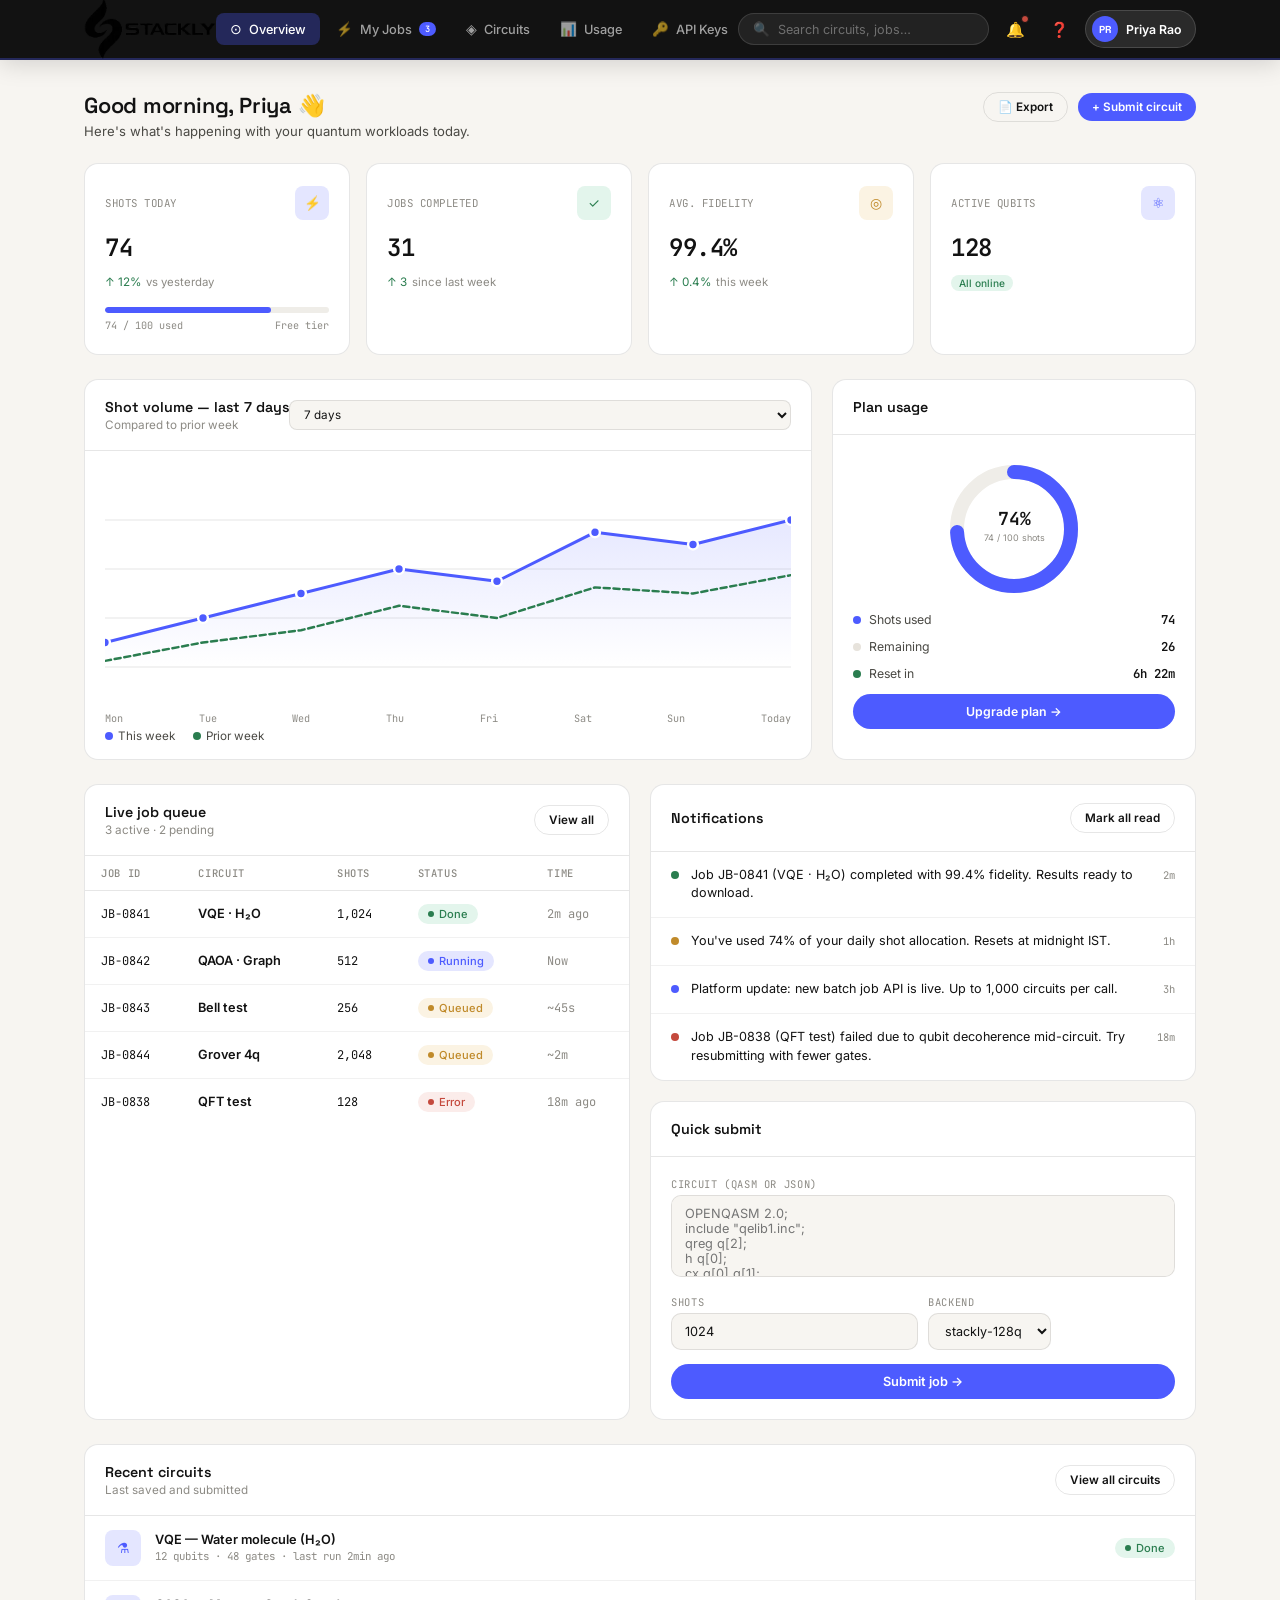
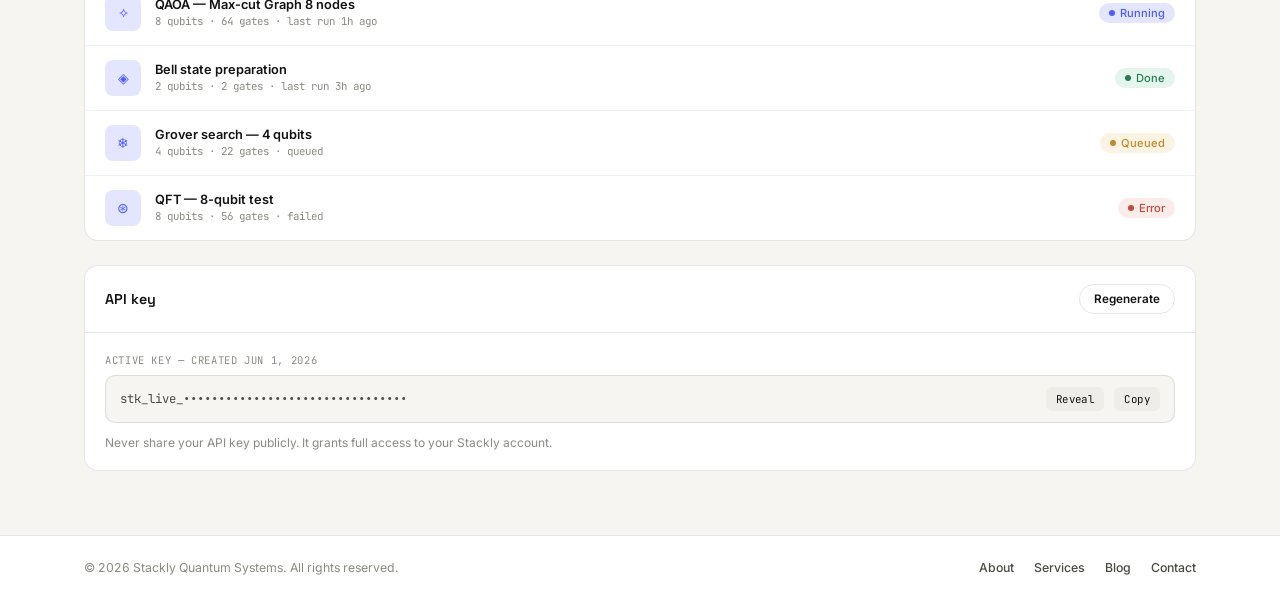
<file: user-dashboard.html>
<!DOCTYPE html>
<html lang="en">
<head>
<meta charset="UTF-8">
<meta name="viewport" content="width=device-width, initial-scale=1.0">
<title>My Dashboard — Stackly</title>
<link rel="preconnect" href="https://fonts.googleapis.com">
<link rel="preconnect" href="https://fonts.gstatic.com" crossorigin>
<link href="https://fonts.googleapis.com/css2?family=Space+Grotesk:wght@400;500;600;700&family=Inter:wght@300;400;500;600&family=JetBrains+Mono:wght@400;500;600&display=swap" rel="stylesheet">
<style>
/* ── Tokens ── */
:root{
  --paper:#F7F5F1; --paper-2:#fff; --card:#EFEDE8; --card-2:#E7E3DC;
  --ink:#121212; --ink-soft:#4A4944; --ink-dim:#8C8A84;
  --line:rgba(18,18,18,.10); --line-soft:rgba(18,18,18,.06);
  --ion:#4D5BFF; --ion-soft:#E4E6FF; --ion-2:#9AA3FF;
  --green:#2A7D4F; --green-soft:#E3F5EC;
  --amber:#C08A2A; --amber-soft:#FBF3E3;
  --red:#C4493D; --red-soft:#FBECEA;
  --f-d:'Space Grotesk',sans-serif;
  --f-b:'Inter',sans-serif;
  --f-m:'JetBrains Mono',monospace;
  --ease:cubic-bezier(.16,1,.3,1);
  --topbar-h:60px;
  --radius:14px;
}

/* ── Reset ── */
*,*::before,*::after{margin:0;padding:0;box-sizing:border-box;}
html{height:100%;font-size:15px;overflow-x:hidden;}
body{min-height:100vh;background:var(--paper);color:var(--ink);font-family:var(--f-b);
  display:block;overflow-x:hidden;-webkit-font-smoothing:antialiased;}
a{color:inherit;text-decoration:none;}
img{display:block;max-width:100%;}
button{font-family:inherit;cursor:pointer;border:none;background:none;color:inherit;}
input,select,textarea{font-family:inherit;color:inherit;}
ul{list-style:none;}
::selection{background:var(--ion);color:#fff;}

/* ── Scrollbar ── */
::-webkit-scrollbar{width:5px;height:5px;}
::-webkit-scrollbar-track{background:transparent;}
::-webkit-scrollbar-thumb{background:var(--line);border-radius:3px;}
::-webkit-scrollbar-thumb:hover{background:var(--ink-dim);}

/* ═════════════ CONTAINER & FOOTER ═════════════ */
.container {
  width: 100%;
  max-width: var(--maxw, 1240px);
  margin: 0 auto;
  padding: 0 clamp(20px, 5.5vw, 64px);
}
.topnav-container {
  display: flex;
  align-items: center;
  width: 100%;
  height: 100%;
}
.dashboard-footer {
  background: var(--paper-2);
  border-top: 1px solid var(--line);
  padding: 24px 0;
  margin-top: auto;
}
.dashboard-footer .footer-inner {
  display: flex;
  align-items: center;
  justify-content: space-between;
  font-size: 0.82rem;
  color: var(--ink-dim);
  width: 100%;
}
.dashboard-footer .footer-links {
  display: flex;
  gap: 20px;
}
.dashboard-footer .footer-links a {
  color: var(--ink-soft);
  transition: color 0.25s ease;
  font-weight: 500;
}
.dashboard-footer .footer-links a:hover {
  color: var(--ion);
}

/* ═════════════ TOP NAVBAR ═════════════ */
.topnav{
  position:sticky;top:0;z-index:200;
  background:var(--ink);
  color:#fff;
  height:var(--topbar-h);
  display:flex;align-items:center;
  padding:0;
  border-bottom:2px solid rgba(77,91,255,.3);
  box-shadow:0 4px 24px rgba(0,0,0,.15);
}
.topnav-logo{
  display:flex;align-items:center;gap:10px;
  font-family:var(--f-d);font-weight:600;font-size:1.05rem;
  color:#fff;text-decoration:none;
  margin-right:32px;flex-shrink:0;
}
.topnav-logo-mark{color:var(--ion-2);display:inline-flex;}
.topnav-links{
  display:flex;align-items:center;gap:2px;flex:1;overflow-x:auto;
}
.nav-item{
  display:flex;align-items:center;gap:7px;
  padding:8px 14px;border-radius:8px;
  cursor:pointer;white-space:nowrap;
  font-size:.85rem;font-weight:500;color:rgba(255,255,255,.6);
  transition:background .22s ease,color .22s ease;
  position:relative;
}
.nav-item:hover{background:rgba(255,255,255,.07);color:#fff;}
.nav-item.active{background:rgba(77,91,255,.3);color:#fff;}
.nav-item.active::after{
  content:'';position:absolute;bottom:-2px;left:14px;right:14px;height:2px;
  background:var(--ion-2);border-radius:2px 2px 0 0;
}
.nav-icon{font-size:.9rem;}
.nav-badge{
  background:var(--ion);color:#fff;
  font-family:var(--f-m);font-size:.58rem;border-radius:999px;padding:1px 6px;
}

.topnav-right{display:flex;align-items:center;gap:8px;margin-left:auto;flex-shrink:0;}
.topnav-search{
  display:flex;align-items:center;gap:8px;
  background:rgba(255,255,255,.07);border:1px solid rgba(255,255,255,.12);
  border-radius:999px;padding:7px 14px;
  transition:border-color .25s ease,box-shadow .25s ease;
  min-width:200px;
}
.topnav-search:focus-within{border-color:var(--ion);box-shadow:0 0 0 3px var(--ion-soft);}
.topnav-search input{border:none;background:transparent;outline:none;font-size:.84rem;width:100%;color:#fff;}
.topnav-search input::placeholder{color:rgba(255,255,255,.35);}
.search-icon{color:rgba(255,255,255,.4);font-size:.9rem;flex-shrink:0;}
.topnav-btn{width:36px;height:36px;border-radius:50%;display:flex;align-items:center;justify-content:center;font-size:1rem;position:relative;transition:background .22s ease;color:#fff;}
.topnav-btn:hover{background:rgba(255,255,255,.1);}
.topbar-badge{position:absolute;top:4px;right:4px;width:8px;height:8px;border-radius:50%;background:var(--red);border:1.5px solid var(--ink);}
.topnav-chip{
  display:flex;align-items:center;gap:8px;
  background:rgba(255,255,255,.1);border:1px solid rgba(255,255,255,.15);
  border-radius:999px;padding:5px 14px 5px 6px;cursor:pointer;
  transition:background .22s ease;
}
.topnav-chip:hover{background:rgba(255,255,255,.18);}
.chip-avatar{width:26px;height:26px;border-radius:50%;background:var(--ion);color:#fff;display:flex;align-items:center;justify-content:center;font-family:var(--f-d);font-weight:700;font-size:.68rem;}
.chip-name{font-size:.82rem;font-weight:600;color:#fff;}

/* Mobile hamburger */
.topnav-hamburger{display:none;width:36px;height:36px;border-radius:8px;align-items:center;justify-content:center;color:#fff;transition:background .22s ease;margin-right:8px;}
.topnav-hamburger:hover{background:rgba(255,255,255,.1);}
.ham-icon{display:flex;flex-direction:column;gap:4.5px;}
.ham-icon span{width:18px;height:1.5px;background:#fff;border-radius:2px;display:block;}

/* Mobile nav drawer */
.topnav-drawer{display:none;flex-direction:column;background:var(--ink);border-bottom:1px solid rgba(77,91,255,.2);padding:8px 0;}
.topnav-drawer.open{display:flex;}
.topnav-drawer .nav-item{border-radius:0;padding:12px 24px;}
.topnav-drawer .nav-item.active::after{display:none;}
.topnav-drawer .nav-item.active{border-left:3px solid var(--ion-2);}

/* ═════════════ MAIN ═════════════ */
.main-wrap{display:flex;flex-direction:column;min-height:calc(100vh - var(--topbar-h));}

/* ── Page content ── */
.page{display:flex;flex-direction:column;flex:1;padding:32px 0 64px;gap:24px;}

/* ── Page header ── */
.page-header{display:flex;align-items:flex-start;justify-content:space-between;gap:16px;flex-wrap:wrap;}
.page-header h1{font-family:var(--f-d);font-size:1.45rem;font-weight:600;letter-spacing:-.01em;}
.page-header p{font-size:.875rem;color:var(--ink-soft);margin-top:4px;}
.page-header-actions{display:flex;gap:10px;align-items:center;flex-shrink:0;}

/* ── Buttons ── */
.btn{
  display:inline-flex;align-items:center;gap:7px;
  padding:10px 20px;border-radius:999px;
  font-size:.85rem;font-weight:600;
  transition:transform .3s var(--ease),background .25s ease,box-shadow .3s ease;
  white-space:nowrap;
}
.btn:hover{transform:translateY(-1px);}
.btn-primary{background:var(--ink);color:#fff;}
.btn-primary:hover{background:#000;box-shadow:0 8px 20px -6px rgba(18,18,18,.3);}
.btn-ion{background:var(--ion);color:#fff;}
.btn-ion:hover{background:#3345dd;box-shadow:0 8px 20px -6px rgba(77,91,255,.4);}
.btn-ghost{border:1px solid var(--line);background:transparent;}
.btn-ghost:hover{background:var(--card);border-color:var(--line);}
.btn-sm{padding:7px 14px;font-size:.78rem;}

/* ── Stat cards ── */
.stats-row{display:grid;grid-template-columns:repeat(4,1fr);gap:16px;}
.stat-card{
  background:var(--paper-2);border:1px solid var(--line);
  border-radius:var(--radius);padding:22px 20px;
  display:flex;flex-direction:column;gap:12px;
  transition:transform .3s var(--ease),box-shadow .3s ease,border-color .25s ease;
  position:relative;overflow:hidden;
}
.stat-card:hover{transform:translateY(-3px);box-shadow:0 12px 32px -8px rgba(18,18,18,.1);border-color:var(--ion-2);}
.stat-card::before{
  content:'';position:absolute;top:0;left:0;right:0;height:3px;
  background:var(--ion);opacity:0;transition:opacity .3s ease;
}
.stat-card:hover::before{opacity:1;}
.stat-top{display:flex;align-items:center;justify-content:space-between;}
.stat-label{font-family:var(--f-m);font-size:.72rem;letter-spacing:.05em;text-transform:uppercase;color:var(--ink-dim);}
.stat-icon{
  width:34px;height:34px;border-radius:8px;
  display:flex;align-items:center;justify-content:center;font-size:.9rem;
}
.stat-icon.blue{background:var(--ion-soft);color:var(--ion);}
.stat-icon.green{background:var(--green-soft);color:var(--green);}
.stat-icon.amber{background:var(--amber-soft);color:var(--amber);}
.stat-icon.red{background:var(--red-soft);color:var(--red);}
.stat-num{font-family:var(--f-m);font-size:1.6rem;font-weight:600;letter-spacing:-.02em;}
.stat-delta{display:flex;align-items:center;gap:5px;font-size:.78rem;}
.stat-delta.up{color:var(--green);}
.stat-delta.down{color:var(--red);}
.stat-delta-label{color:var(--ink-dim);font-size:.76rem;}

/* ── Cards ── */
.card{
  background:var(--paper-2);border:1px solid var(--line);
  border-radius:var(--radius);overflow:hidden;
}
.card-header{
  display:flex;align-items:center;justify-content:space-between;
  padding:18px 20px;border-bottom:1px solid var(--line);
}
.card-title{font-family:var(--f-d);font-weight:600;font-size:.95rem;}
.card-subtitle{font-size:.78rem;color:var(--ink-dim);margin-top:2px;}
.card-body{padding:20px;}

/* ── Two-col grid ── */
.grid-2{display:grid;grid-template-columns:1fr 1fr;gap:20px;}
.grid-3-1{display:grid;grid-template-columns:2fr 1fr;gap:20px;}

/* ── Table ── */
.table-wrap{overflow-x:auto;}
table{width:100%;border-collapse:collapse;}
th{
  font-family:var(--f-m);font-size:.7rem;letter-spacing:.06em;text-transform:uppercase;
  color:var(--ink-dim);font-weight:500;
  padding:10px 16px;border-bottom:1px solid var(--line);text-align:left;
  white-space:nowrap;
}
td{
  padding:13px 16px;border-bottom:1px solid var(--line-soft);
  font-size:.85rem;vertical-align:middle;
}
tr:last-child td{border-bottom:none;}
tr:hover td{background:rgba(247,245,241,.6);}
.td-mono{font-family:var(--f-m);font-size:.8rem;}
.td-name{font-weight:600;}

/* ── Badges ── */
.badge{
  display:inline-flex;align-items:center;gap:5px;
  border-radius:999px;padding:3px 10px;font-size:.74rem;font-weight:500;
}
.badge-dot{width:6px;height:6px;border-radius:50%;flex-shrink:0;}
.badge-success{background:var(--green-soft);color:var(--green);}
.badge-success .badge-dot{background:var(--green);}
.badge-warn{background:var(--amber-soft);color:var(--amber);}
.badge-warn .badge-dot{background:var(--amber);}
.badge-error{background:var(--red-soft);color:var(--red);}
.badge-error .badge-dot{background:var(--red);}
.badge-info{background:var(--ion-soft);color:var(--ion);}
.badge-info .badge-dot{background:var(--ion);}
.badge-neutral{background:var(--card);color:var(--ink-soft);}
.badge-neutral .badge-dot{background:var(--ink-dim);}

/* ── Progress bar ── */
.progress-bar{
  height:6px;border-radius:3px;background:var(--card);overflow:hidden;margin:6px 0;
}
.progress-fill{
  height:100%;border-radius:3px;background:var(--ion);
  transition:width 1.2s var(--ease);
}
.progress-fill.green{background:var(--green);}
.progress-fill.amber{background:var(--amber);}
.progress-fill.red{background:var(--red);}

/* ── Chart area ── */
.chart-area{padding:20px;position:relative;}
.chart-svg{width:100%;display:block;}
.chart-grid-line{stroke:var(--line);stroke-width:1;}
.chart-line{fill:none;stroke:var(--ion);stroke-width:2.5;stroke-linecap:round;stroke-linejoin:round;}
.chart-line-2{fill:none;stroke:var(--green);stroke-width:2;stroke-linecap:round;stroke-linejoin:round;stroke-dasharray:5 3;}
.chart-area-fill{fill:url(#areaGrad);opacity:.4;}
.chart-dot{fill:var(--ion);stroke:#fff;stroke-width:2;}
.chart-labels{display:flex;justify-content:space-between;padding:0 20px 4px;font-family:var(--f-m);font-size:.68rem;color:var(--ink-dim);}
.chart-legend{display:flex;gap:18px;padding:0 20px 16px;font-size:.78rem;color:var(--ink-soft);}
.legend-dot{width:8px;height:8px;border-radius:50%;display:inline-block;margin-right:5px;vertical-align:middle;}
.legend-ion{background:var(--ion);}
.legend-green{background:var(--green);}

/* ── Usage ring ── */
.usage-ring-wrap{
  display:flex;flex-direction:column;align-items:center;gap:12px;padding:24px 20px;
}
.usage-ring-svg{width:140px;height:140px;}
.ring-track{fill:none;stroke:var(--card);stroke-width:14;}
.ring-fill{fill:none;stroke:var(--ion);stroke-width:14;stroke-linecap:round;
  stroke-dasharray:360;stroke-dashoffset:360;
  transform:rotate(-90deg);transform-origin:50% 50%;
  transition:stroke-dashoffset 1.4s var(--ease);
}
.ring-fill.green{stroke:var(--green);}
.ring-fill.amber{stroke:var(--amber);}
.ring-center{
  position:relative;display:inline-block;
}
.usage-labels{width:100%;display:flex;flex-direction:column;gap:10px;}
.usage-label-row{
  display:flex;align-items:center;justify-content:space-between;
  font-size:.82rem;
}
.usage-label-left{display:flex;align-items:center;gap:8px;color:var(--ink-soft);}
.usage-label-dot{width:8px;height:8px;border-radius:50%;flex-shrink:0;}
.usage-label-val{font-family:var(--f-m);font-weight:600;font-size:.82rem;}

/* ── Recent circuits list ── */
.circuit-list{display:flex;flex-direction:column;}
.circuit-item{
  display:flex;align-items:center;gap:14px;
  padding:14px 20px;border-bottom:1px solid var(--line-soft);
  transition:background .22s ease;cursor:pointer;
}
.circuit-item:last-child{border-bottom:none;}
.circuit-item:hover{background:var(--paper);}
.circuit-icon{
  width:36px;height:36px;border-radius:8px;background:var(--ion-soft);
  display:flex;align-items:center;justify-content:center;
  font-size:.9rem;flex-shrink:0;color:var(--ion);
}
.circuit-info{flex:1;min-width:0;}
.circuit-name{font-weight:600;font-size:.85rem;white-space:nowrap;overflow:hidden;text-overflow:ellipsis;}
.circuit-meta{font-family:var(--f-m);font-size:.72rem;color:var(--ink-dim);margin-top:2px;}
.circuit-status{flex-shrink:0;}

/* ── Quick-submit panel ── */
.quick-submit{display:flex;flex-direction:column;gap:14px;padding:20px;}
.qs-label{font-family:var(--f-m);font-size:.7rem;letter-spacing:.06em;text-transform:uppercase;color:var(--ink-dim);margin-bottom:4px;}
.qs-input{
  width:100%;background:var(--paper);border:1.5px solid var(--line);
  border-radius:10px;padding:10px 13px;font-size:.85rem;
  outline:none;resize:none;
  transition:border-color .25s ease,box-shadow .25s ease;
}
.qs-input:focus{border-color:var(--ion);box-shadow:0 0 0 3px var(--ion-soft);}
.qs-row{display:flex;gap:10px;}
.qs-select{
  flex:1;background:var(--paper);border:1.5px solid var(--line);
  border-radius:10px;padding:9px 12px;font-size:.84rem;
  outline:none;cursor:pointer;
  transition:border-color .25s ease;
}
.qs-select:focus{border-color:var(--ion);}

/* ── Alerts / notifications ── */
.alert-list{display:flex;flex-direction:column;gap:0;}
.alert-item{
  display:flex;align-items:flex-start;gap:12px;
  padding:14px 20px;border-bottom:1px solid var(--line-soft);
}
.alert-item:last-child{border-bottom:none;}
.alert-dot{width:8px;height:8px;border-radius:50%;flex-shrink:0;margin-top:5px;}
.alert-dot.green{background:var(--green);}
.alert-dot.amber{background:var(--amber);}
.alert-dot.red{background:var(--red);}
.alert-dot.blue{background:var(--ion);}
.alert-text{font-size:.84rem;line-height:1.5;flex:1;}
.alert-time{font-family:var(--f-m);font-size:.7rem;color:var(--ink-dim);flex-shrink:0;padding-top:2px;}

/* ── API key display ── */
.api-key-row{
  display:flex;align-items:center;gap:10px;
  background:var(--paper);border:1.5px solid var(--line);
  border-radius:10px;padding:11px 14px;
}
.api-key-val{font-family:var(--f-m);font-size:.82rem;flex:1;overflow:hidden;text-overflow:ellipsis;white-space:nowrap;color:var(--ink-soft);}
.copy-btn{
  font-family:var(--f-m);font-size:.72rem;letter-spacing:.04em;
  background:var(--card);color:var(--ink);
  border-radius:6px;padding:5px 10px;
  transition:background .22s ease;
  flex-shrink:0;
}
.copy-btn:hover{background:var(--card-2);}

/* ── Animations ── */
@keyframes fadeInUp{from{opacity:0;transform:translateY(16px);}to{opacity:1;transform:translateY(0);}}
.animate{animation:fadeInUp .55s var(--ease) both;}
.d1{animation-delay:.06s;}.d2{animation-delay:.12s;}.d3{animation-delay:.18s;}.d4{animation-delay:.24s;}

@media(max-width:1200px){
  .stats-row{grid-template-columns:repeat(2,1fr);}
  .grid-3-1{grid-template-columns:1fr;}
}
@media(max-width:900px){
  .topnav-links{display:none;}
  .topnav-hamburger{display:flex;}
  .topnav-search{display:none;}
  .chip-name{display:none;}
  .page{padding:20px 16px 24px;}
  .stats-row{grid-template-columns:repeat(2,1fr);gap:12px;}
  .grid-2{grid-template-columns:1fr;}
}
@media(max-width:480px){
  .stats-row{grid-template-columns:repeat(2,1fr);}
  .page{padding:16px 12px 24px;}
  .topnav{padding:0 14px;}
  th,td{padding:10px 12px;}
}
@media(max-width:380px){.stats-row{grid-template-columns:1fr;}}
</style>
</head>
<body>

<!-- ═══ TOP NAVBAR ═══ -->
<nav class="topnav" id="topnav">
  <div class="container topnav-container">
    <button class="topnav-hamburger" id="hamburger">
      <div class="ham-icon"><span></span><span></span><span></span></div>
    </button>
    <a href="index.html" class="logo">
      <img src="img/Logo.webp" alt="Stackly Logo" style="height: 60px; width: auto;">
    </a>
    <div class="topnav-links" id="topnavLinks">
      <div class="nav-item active" onclick="setPage('overview',this)"><span class="nav-icon">⊙</span>Overview</div>
      <div class="nav-item" onclick="setPage('jobs',this)"><span class="nav-icon">⚡</span>My Jobs<span class="nav-badge">3</span></div>
      <div class="nav-item" onclick="setPage('circuits',this)"><span class="nav-icon">◈</span>Circuits</div>
      <div class="nav-item" onclick="setPage('usage',this)"><span class="nav-icon">📊</span>Usage</div>
      <div class="nav-item" onclick="setPage('apikeys',this)"><span class="nav-icon">🔑</span>API Keys</div>
      <div class="nav-item" onclick="setPage('billing',this)"><span class="nav-icon">💳</span>Billing</div>
      <div class="nav-item" onclick="setPage('settings',this)"><span class="nav-icon">⚙</span>Settings</div>
    </div>
    <div class="topnav-right">
      <div class="topnav-search">
        <span class="search-icon">🔍</span>
        <input type="text" placeholder="Search circuits, jobs…">
      </div>
      <button class="topnav-btn" title="Notifications">🔔<span class="topbar-badge"></span></button>
      <button class="topnav-btn" title="Help">❓</button>
      <div class="topnav-chip">
        <div class="chip-avatar">PR</div>
        <span class="chip-name">Priya Rao</span>
      </div>
    </div>
  </div>
</nav>
<!-- Mobile nav drawer -->
<div class="topnav-drawer" id="topnavDrawer">
  <div class="container" style="display:flex; flex-direction:column; gap:2px;">
    <div class="nav-item active" onclick="setPage('overview',this)"><span class="nav-icon">⊙</span>Overview</div>
    <div class="nav-item" onclick="setPage('jobs',this)"><span class="nav-icon">⚡</span>My Jobs<span class="nav-badge">3</span></div>
    <div class="nav-item" onclick="setPage('circuits',this)"><span class="nav-icon">◈</span>Circuits</div>
    <div class="nav-item" onclick="setPage('usage',this)"><span class="nav-icon">📊</span>Usage</div>
    <div class="nav-item" onclick="setPage('apikeys',this)"><span class="nav-icon">🔑</span>API Keys</div>
    <div class="nav-item" onclick="setPage('billing',this)"><span class="nav-icon">💳</span>Billing</div>
    <div class="nav-item" onclick="setPage('settings',this)"><span class="nav-icon">⚙</span>Settings</div>
  </div>
</div>

<!-- ═══ MAIN ═══ -->
<div class="main-wrap">
  <!-- ═══ PAGE: OVERVIEW ═══ -->
  <main class="page">
    <div class="container" id="pageOverview" style="display:flex; flex-direction:column; gap:24px;">

    <div class="page-header animate">
      <div>
        <h1>Good morning, Priya 👋</h1>
        <p>Here's what's happening with your quantum workloads today.</p>
      </div>
      <div class="page-header-actions">
        <button class="btn btn-ghost btn-sm">📄 Export</button>
        <button class="btn btn-ion btn-sm" onclick="alert('Submit circuit UI would open here')">+ Submit circuit</button>
      </div>
    </div>

    <!-- Stat cards -->
    <div class="stats-row">
      <div class="stat-card animate d1">
        <div class="stat-top">
          <div class="stat-label">Shots today</div>
          <div class="stat-icon blue">⚡</div>
        </div>
        <div class="stat-num" id="statShots">0</div>
        <div class="stat-delta up">↑ 12% <span class="stat-delta-label">vs yesterday</span></div>
        <div>
          <div class="progress-bar"><div class="progress-fill" style="width:0%" id="shotBar"></div></div>
          <div style="display:flex;justify-content:space-between;font-family:var(--f-m);font-size:.68rem;color:var(--ink-dim);margin-top:3px;">
            <span>74 / 100 used</span><span>Free tier</span>
          </div>
        </div>
      </div>
      <div class="stat-card animate d2">
        <div class="stat-top">
          <div class="stat-label">Jobs completed</div>
          <div class="stat-icon green">✓</div>
        </div>
        <div class="stat-num" id="statJobs">0</div>
        <div class="stat-delta up">↑ 3 <span class="stat-delta-label">since last week</span></div>
      </div>
      <div class="stat-card animate d3">
        <div class="stat-top">
          <div class="stat-label">Avg. fidelity</div>
          <div class="stat-icon amber">◎</div>
        </div>
        <div class="stat-num" id="statFidelity">0%</div>
        <div class="stat-delta up">↑ 0.4% <span class="stat-delta-label">this week</span></div>
      </div>
      <div class="stat-card animate d4">
        <div class="stat-top">
          <div class="stat-label">Active qubits</div>
          <div class="stat-icon blue">⚛</div>
        </div>
        <div class="stat-num" id="statQubits">0</div>
        <div class="stat-delta">
          <span class="badge badge-success" style="font-size:.68rem;padding:2px 8px;">All online</span>
        </div>
      </div>
    </div>

    <!-- Chart + usage -->
    <div class="grid-3-1">
      <!-- Line chart -->
      <div class="card animate">
        <div class="card-header">
          <div>
            <div class="card-title">Shot volume — last 7 days</div>
            <div class="card-subtitle">Compared to prior week</div>
          </div>
          <select class="qs-select" style="width:auto;padding:6px 10px;font-size:.78rem;border-radius:8px;">
            <option>7 days</option><option>30 days</option><option>90 days</option>
          </select>
        </div>
        <div class="chart-area">
          <svg class="chart-svg" viewBox="0 0 560 180" preserveAspectRatio="none">
            <defs>
              <linearGradient id="areaGrad" x1="0" y1="0" x2="0" y2="1">
                <stop offset="0%" stop-color="#4D5BFF" stop-opacity=".35"/>
                <stop offset="100%" stop-color="#4D5BFF" stop-opacity="0"/>
              </linearGradient>
            </defs>
            <!-- grid -->
            <line x1="0" y1="40" x2="560" y2="40" class="chart-grid-line"/>
            <line x1="0" y1="80" x2="560" y2="80" class="chart-grid-line"/>
            <line x1="0" y1="120" x2="560" y2="120" class="chart-grid-line"/>
            <line x1="0" y1="160" x2="560" y2="160" class="chart-grid-line"/>
            <!-- area fill -->
            <path class="chart-area-fill" d="M0,140 L80,120 L160,100 L240,80 L320,90 L400,50 L480,60 L560,40 L560,160 L0,160 Z"/>
            <!-- prior week dashed -->
            <polyline class="chart-line-2" points="0,155 80,140 160,130 240,110 320,120 400,95 480,100 560,85"/>
            <!-- this week -->
            <polyline class="chart-line" points="0,140 80,120 160,100 240,80 320,90 400,50 480,60 560,40"/>
            <!-- dots -->
            <circle class="chart-dot" cx="0" cy="140" r="4"/>
            <circle class="chart-dot" cx="80" cy="120" r="4"/>
            <circle class="chart-dot" cx="160" cy="100" r="4"/>
            <circle class="chart-dot" cx="240" cy="80" r="4"/>
            <circle class="chart-dot" cx="320" cy="90" r="4"/>
            <circle class="chart-dot" cx="400" cy="50" r="4"/>
            <circle class="chart-dot" cx="480" cy="60" r="4"/>
            <circle class="chart-dot" cx="560" cy="40" r="4"/>
          </svg>
        </div>
        <div class="chart-labels">
          <span>Mon</span><span>Tue</span><span>Wed</span><span>Thu</span><span>Fri</span><span>Sat</span><span>Sun</span><span>Today</span>
        </div>
        <div class="chart-legend">
          <span><span class="legend-dot legend-ion"></span>This week</span>
          <span><span class="legend-dot legend-green"></span>Prior week</span>
        </div>
      </div>

      <!-- Usage ring -->
      <div class="card animate">
        <div class="card-header">
          <div class="card-title">Plan usage</div>
        </div>
        <div class="usage-ring-wrap">
          <svg class="usage-ring-svg" viewBox="0 0 140 140">
            <circle class="ring-track" cx="70" cy="70" r="57"/>
            <circle class="ring-fill" cx="70" cy="70" r="57" id="usageRing"
              style="stroke-dasharray:358.1; stroke-dashoffset:358.1;"/>
            <text x="70" y="66" text-anchor="middle" font-family="JetBrains Mono,monospace" font-size="18" font-weight="600" fill="#121212">74%</text>
            <text x="70" y="82" text-anchor="middle" font-family="Inter,sans-serif" font-size="9" fill="#8C8A84">74 / 100 shots</text>
          </svg>
          <div class="usage-labels">
            <div class="usage-label-row">
              <div class="usage-label-left"><span class="usage-label-dot" style="background:var(--ion)"></span>Shots used</div>
              <span class="usage-label-val">74</span>
            </div>
            <div class="usage-label-row">
              <div class="usage-label-left"><span class="usage-label-dot" style="background:var(--card-2)"></span>Remaining</div>
              <span class="usage-label-val">26</span>
            </div>
            <div class="usage-label-row">
              <div class="usage-label-left"><span class="usage-label-dot" style="background:var(--green)"></span>Reset in</div>
              <span class="usage-label-val">6h 22m</span>
            </div>
          </div>
          <a href="#" class="btn btn-ion" style="width:100%;justify-content:center;font-size:.82rem;">Upgrade plan →</a>
        </div>
      </div>
    </div>

    <!-- Job queue + circuits -->
    <div class="grid-2">
      <!-- Job queue table -->
      <div class="card animate">
        <div class="card-header">
          <div>
            <div class="card-title">Live job queue</div>
            <div class="card-subtitle">3 active · 2 pending</div>
          </div>
          <button class="btn btn-ghost btn-sm">View all</button>
        </div>
        <div class="table-wrap">
          <table>
            <thead>
              <tr><th>Job ID</th><th>Circuit</th><th>Shots</th><th>Status</th><th>Time</th></tr>
            </thead>
            <tbody>
              <tr>
                <td class="td-mono">JB-0841</td>
                <td class="td-name">VQE · H₂O</td>
                <td class="td-mono">1,024</td>
                <td><span class="badge badge-success"><span class="badge-dot"></span>Done</span></td>
                <td class="td-mono" style="color:var(--ink-dim)">2m ago</td>
              </tr>
              <tr>
                <td class="td-mono">JB-0842</td>
                <td class="td-name">QAOA · Graph</td>
                <td class="td-mono">512</td>
                <td><span class="badge badge-info"><span class="badge-dot"></span>Running</span></td>
                <td class="td-mono" style="color:var(--ink-dim)">Now</td>
              </tr>
              <tr>
                <td class="td-mono">JB-0843</td>
                <td class="td-name">Bell test</td>
                <td class="td-mono">256</td>
                <td><span class="badge badge-warn"><span class="badge-dot"></span>Queued</span></td>
                <td class="td-mono" style="color:var(--ink-dim)">~45s</td>
              </tr>
              <tr>
                <td class="td-mono">JB-0844</td>
                <td class="td-name">Grover 4q</td>
                <td class="td-mono">2,048</td>
                <td><span class="badge badge-warn"><span class="badge-dot"></span>Queued</span></td>
                <td class="td-mono" style="color:var(--ink-dim)">~2m</td>
              </tr>
              <tr>
                <td class="td-mono">JB-0838</td>
                <td class="td-name">QFT test</td>
                <td class="td-mono">128</td>
                <td><span class="badge badge-error"><span class="badge-dot"></span>Error</span></td>
                <td class="td-mono" style="color:var(--ink-dim)">18m ago</td>
              </tr>
            </tbody>
          </table>
        </div>
      </div>

      <!-- Right col: notifications + quick submit -->
      <div style="display:flex;flex-direction:column;gap:20px;">

        <!-- Notifications -->
        <div class="card animate">
          <div class="card-header">
            <div class="card-title">Notifications</div>
            <button class="btn btn-ghost btn-sm">Mark all read</button>
          </div>
          <div class="alert-list">
            <div class="alert-item">
              <div class="alert-dot green"></div>
              <div class="alert-text">Job JB-0841 (VQE · H₂O) completed with 99.4% fidelity. Results ready to download.</div>
              <div class="alert-time">2m</div>
            </div>
            <div class="alert-item">
              <div class="alert-dot amber"></div>
              <div class="alert-text">You've used 74% of your daily shot allocation. Resets at midnight IST.</div>
              <div class="alert-time">1h</div>
            </div>
            <div class="alert-item">
              <div class="alert-dot blue"></div>
              <div class="alert-text">Platform update: new batch job API is live. Up to 1,000 circuits per call.</div>
              <div class="alert-time">3h</div>
            </div>
            <div class="alert-item">
              <div class="alert-dot red"></div>
              <div class="alert-text">Job JB-0838 (QFT test) failed due to qubit decoherence mid-circuit. Try resubmitting with fewer gates.</div>
              <div class="alert-time">18m</div>
            </div>
          </div>
        </div>

        <!-- Quick submit -->
        <div class="card animate">
          <div class="card-header"><div class="card-title">Quick submit</div></div>
          <div class="quick-submit">
            <div>
              <div class="qs-label">Circuit (QASM or JSON)</div>
              <textarea class="qs-input" rows="4" placeholder="OPENQASM 2.0;&#10;include &quot;qelib1.inc&quot;;&#10;qreg q[2];&#10;h q[0];&#10;cx q[0],q[1];&#10;measure q -> c;"></textarea>
            </div>
            <div class="qs-row">
              <div style="flex:1">
                <div class="qs-label">Shots</div>
                <input type="number" class="qs-input" value="1024" min="1" max="100">
              </div>
              <div style="flex:1">
                <div class="qs-label">Backend</div>
                <select class="qs-select">
                  <option>stackly-128q</option>
                  <option>stackly-27q</option>
                  <option>simulator</option>
                </select>
              </div>
            </div>
            <button class="btn btn-ion" style="width:100%;justify-content:center;" onclick="submitJob()">Submit job →</button>
          </div>
        </div>
      </div>
    </div>

    <!-- Recent circuits -->
    <div class="card animate">
      <div class="card-header">
        <div>
          <div class="card-title">Recent circuits</div>
          <div class="card-subtitle">Last saved and submitted</div>
        </div>
        <button class="btn btn-ghost btn-sm">View all circuits</button>
      </div>
      <div class="circuit-list">
        <div class="circuit-item">
          <div class="circuit-icon">⚗</div>
          <div class="circuit-info">
            <div class="circuit-name">VQE — Water molecule (H₂O)</div>
            <div class="circuit-meta">12 qubits · 48 gates · last run 2min ago</div>
          </div>
          <span class="badge badge-success circuit-status"><span class="badge-dot"></span>Done</span>
        </div>
        <div class="circuit-item">
          <div class="circuit-icon">⟡</div>
          <div class="circuit-info">
            <div class="circuit-name">QAOA — Max-cut Graph 8 nodes</div>
            <div class="circuit-meta">8 qubits · 64 gates · last run 1h ago</div>
          </div>
          <span class="badge badge-info circuit-status"><span class="badge-dot"></span>Running</span>
        </div>
        <div class="circuit-item">
          <div class="circuit-icon">◈</div>
          <div class="circuit-info">
            <div class="circuit-name">Bell state preparation</div>
            <div class="circuit-meta">2 qubits · 2 gates · last run 3h ago</div>
          </div>
          <span class="badge badge-success circuit-status"><span class="badge-dot"></span>Done</span>
        </div>
        <div class="circuit-item">
          <div class="circuit-icon">❄</div>
          <div class="circuit-info">
            <div class="circuit-name">Grover search — 4 qubits</div>
            <div class="circuit-meta">4 qubits · 22 gates · queued</div>
          </div>
          <span class="badge badge-warn circuit-status"><span class="badge-dot"></span>Queued</span>
        </div>
        <div class="circuit-item">
          <div class="circuit-icon">⊛</div>
          <div class="circuit-info">
            <div class="circuit-name">QFT — 8-qubit test</div>
            <div class="circuit-meta">8 qubits · 56 gates · failed</div>
          </div>
          <span class="badge badge-error circuit-status"><span class="badge-dot"></span>Error</span>
        </div>
      </div>
    </div>

    <!-- API key -->
    <div class="card animate">
      <div class="card-header">
        <div class="card-title">API key</div>
        <button class="btn btn-ghost btn-sm" onclick="alert('New key generated (demo)')">Regenerate</button>
      </div>
      <div class="card-body">
        <div class="qs-label" style="margin-bottom:8px;">Active key — created Jun 1, 2026</div>
        <div class="api-key-row">
          <span class="api-key-val" id="apiKeyVal">stk_live_••••••••••••••••••••••••••••••••</span>
          <button class="copy-btn" onclick="toggleApiKey(this)">Reveal</button>
          <button class="copy-btn" onclick="copyApiKey()">Copy</button>
        </div>
        <div style="margin-top:12px;font-size:.8rem;color:var(--ink-dim);">
          Never share your API key publicly. It grants full access to your Stackly account.
        </div>
      </div>
    </div>

    </div><!-- /container -->
  </main>

  <!-- ═══ FOOTER ═══ -->
  <footer class="dashboard-footer">
    <div class="container footer-inner">
      <span>© 2026 Stackly Quantum Systems. All rights reserved.</span>
      <div class="footer-links">
        <a href="about.html">About</a>
        <a href="service.html">Services</a>
        <a href="blog.html">Blog</a>
        <a href="contact.html">Contact</a>
      </div>
    </div>
  </footer>

</div><!-- /main-wrap -->

<script>
/* ── Topnav hamburger (mobile) ── */
const hamburger = document.getElementById('hamburger');
const drawer = document.getElementById('topnavDrawer');
hamburger.addEventListener('click', () => { drawer.classList.toggle('open'); });
document.addEventListener('click', e => {
  if(!hamburger.contains(e.target) && !drawer.contains(e.target)) drawer.classList.remove('open');
});

/* ── Page navigation ── */
function setPage(page, navEl) {
  document.querySelectorAll('.nav-item').forEach(el => el.classList.remove('active'));
  if(navEl) {
    // highlight the clicked item and its twin in the other nav list
    const pageKey = navEl.getAttribute('onclick')?.match(/'(\w+)'/)?.[1];
    document.querySelectorAll('.nav-item').forEach(el => {
      if(el.getAttribute('onclick')?.includes(`'${pageKey}'`)) el.classList.add('active');
    });
  }
  drawer.classList.remove('open');
}

/* ── Animated counters ── */
function animateVal(id, target, suffix='', dur=1200) {
  const el = document.getElementById(id);
  if(!el) return;
  const start = performance.now();
  const tick = now => {
    const p = Math.min((now-start)/dur,1), e = 1-Math.pow(1-p,3);
    el.textContent = (Number.isInteger(target) ? Math.round(target*e) : (target*e).toFixed(1)) + suffix;
    if(p<1) requestAnimationFrame(tick);
  };
  requestAnimationFrame(tick);
}

/* ── Progress bar animate ── */
function animateBar(id, pct, dur=1200) {
  const el = document.getElementById(id);
  if(!el) return;
  setTimeout(()=>{ el.style.width = pct+'%'; }, 100);
}

/* ── Ring animate ── */
function animateRing(id, pct, r=57) {
  const el = document.getElementById(id);
  if(!el) return;
  const circ = 2*Math.PI*r;
  setTimeout(()=>{
    el.style.strokeDasharray = circ;
    el.style.strokeDashoffset = circ*(1-pct/100);
  }, 200);
}

/* ── Init animations ── */
window.addEventListener('DOMContentLoaded', () => {
  setTimeout(()=>{
    animateVal('statShots', 74);
    animateVal('statJobs', 31);
    animateVal('statFidelity', 99.4, '%');
    animateVal('statQubits', 128);
    animateBar('shotBar', 74);
    animateRing('usageRing', 74);
  }, 300);
});

/* ── Submit job demo ── */
function submitJob() {
  const btn = document.querySelector('.quick-submit .btn-ion');
  btn.textContent = 'Submitting…';
  btn.disabled = true;
  setTimeout(()=>{ btn.textContent = '✓ Job submitted'; setTimeout(()=>{ btn.textContent='Submit job →'; btn.disabled=false; },2000); }, 1500);
}

/* ── API key ── */
const realKey = 'stk_live_4K9mP2xQrNzYh8wJdVbLcTe6sUoGfAiX';
let revealed = false;
function toggleApiKey(btn) {
  revealed = !revealed;
  document.getElementById('apiKeyVal').textContent = revealed ? realKey : 'stk_live_••••••••••••••••••••••••••••••••';
  btn.textContent = revealed ? 'Hide' : 'Reveal';
}
function copyApiKey() {
  navigator.clipboard?.writeText(realKey).catch(()=>{});
  const btn = document.querySelectorAll('.copy-btn')[1];
  btn.textContent = 'Copied!';
  setTimeout(()=>btn.textContent='Copy', 1500);
}

/* ── Live clock simulation for "running" job ── */
let elapsed = 0;
setInterval(()=>{
  elapsed++;
  const cells = document.querySelectorAll('td.td-mono');
  // update "Now" display
}, 1000);
</script>
</body>
</html>
</file>
<file: style.css>
/* ============================================
   STACKLY v2 — light editorial quantum platform
   ============================================ */
:root{
  --paper:     #F7F5F1;
  --paper-2:   #FFFFFF;
  --card:      #EFEDE8;
  --card-2:    #E7E3DC;
  --ink:       #121212;
  --ink-soft:  #4A4944;
  --ink-dim:   #8C8A84;
  --line:      rgba(18,18,18,0.1);
  --line-soft: rgba(18,18,18,0.06);

  --ion:       #4D5BFF;
  --ion-soft:  #E4E6FF;
  --ion-2:     #9AA3FF;

  --f-display: 'Space Grotesk', sans-serif;
  --f-body:    'Inter', sans-serif;
  --f-mono:    'JetBrains Mono', monospace;

  --maxw: 1240px;
  --pad: clamp(20px, 5.5vw, 64px);
  --radius-xl: 32px;
  --radius-lg: 22px;
  --radius-md: 16px;
  --radius-sm: 10px;

  --ease: cubic-bezier(0.16, 1, 0.3, 1);
}

*{ margin:0; padding:0; box-sizing:border-box; }
html{ scroll-behavior:smooth; overflow-x:hidden; }

@media (prefers-reduced-motion: reduce){
  html{ scroll-behavior:auto; }
  *, *::before, *::after{
    animation-duration:0.001ms !important;
    animation-iteration-count:1 !important;
    transition-duration:0.001ms !important;
  }
}

body{
  background:var(--paper);
  color:var(--ink);
  font-family:var(--f-body);
  line-height:1.5;
  overflow-x:hidden;
  -webkit-font-smoothing:antialiased;
}

a{ color:inherit; text-decoration:none; }
img{ display:block; max-width:100%; }
ul{ list-style:none; }
button{ font-family:inherit; cursor:pointer; background:none; border:none; color:inherit; }
input, textarea{ font-family:inherit; }
::selection{ background:var(--ink); color:var(--paper); }

.grain{
  position:fixed; inset:0;
  z-index:1000;
  pointer-events:none;
  opacity:0.025;
  mix-blend-mode:multiply;
  background-image:url("data:image/svg+xml,%3Csvg xmlns='http://www.w3.org/2000/svg' width='100' height='100'%3E%3Cfilter id='n'%3E%3CfeTurbulence type='fractalNoise' baseFrequency='0.9' numOctaves='2'/%3E%3C/filter%3E%3Crect width='100%25' height='100%25' filter='url(%23n)'/%3E%3C/svg%3E");
}


/* ============================================
   PRELOADER — PREMIUM QUANTUM
   ============================================ */
.preloader{
  position:fixed; inset:0; z-index:9999;
  /* Beige background - matches site --paper */
  background:var(--paper);
  display:flex; align-items:center; justify-content:center;
  overflow:hidden;
  transition:opacity 1s cubic-bezier(0.7,0,0.3,1), visibility 1s ease;
}
.preloader.hidden{ opacity:0; visibility:hidden; pointer-events:none; }
body.preloader-active{ overflow:hidden; }

/* --- full-screen canvases --- */
#plCanvas, #plRain{
  position:absolute; inset:0; width:100%; height:100%; pointer-events:none;
}
#plCanvas{ z-index:0; }
#plRain{ z-index:1; opacity:0.18; } /* Higher opacity for light background */

/* --- circuit grid --- */
.pl-grid{
  position:absolute; inset:0; z-index:1;
  background-image:
    linear-gradient(rgba(18,18,18,0.03) 1px, transparent 1px),
    linear-gradient(90deg, rgba(18,18,18,0.03) 1px, transparent 1px);
  background-size:60px 60px;
  mask-image:radial-gradient(ellipse 70% 70% at 50% 50%, black 20%, transparent 80%);
  animation:gridPulse 4s ease-in-out infinite;
}
@keyframes gridPulse{
  0%,100%{ opacity:0.6; }
  50%{ opacity:1; }
}

/* --- Bloch sphere centrepiece --- */
.pl-sphere-wrap{
  position:absolute;
  width:320px; height:320px;
  top:50%; left:50%;
  transform:translate(-50%, -50%);
  z-index:3;
  display:flex; align-items:center; justify-content:center;
}
#plSphere{ position:relative; z-index:4; }

.pl-sphere-ring{
  position:absolute;
  border-radius:50%;
  border:1px solid rgba(18,18,18,0.08);
  pointer-events:none;
}
.pl-ring-1{ width:360px; height:360px; animation:ringRotate1 6s linear infinite; }
.pl-ring-2{ width:420px; height:420px; animation:ringRotate2 9s linear infinite; border-color:rgba(18,18,18,0.05); }
.pl-ring-3{ width:490px; height:490px; animation:ringRotate3 14s linear infinite; border-color:rgba(18,18,18,0.02); }

@keyframes ringRotate1{ from{transform:rotate(0deg) rotateX(72deg)} to{transform:rotate(360deg) rotateX(72deg)} }
@keyframes ringRotate2{ from{transform:rotate(0deg) rotateX(55deg) rotateZ(20deg)} to{transform:rotate(-360deg) rotateX(55deg) rotateZ(20deg)} }
@keyframes ringRotate3{ from{transform:rotate(0deg) rotateX(40deg) rotateZ(-15deg)} to{transform:rotate(360deg) rotateX(40deg) rotateZ(-15deg)} }

/* --- scanlines --- */
.pl-scanline{
  position:absolute; inset:0; z-index:10; pointer-events:none;
  background:repeating-linear-gradient(
    0deg,
    transparent,
    transparent 2px,
    rgba(18,18,18,0.015) 2px,
    rgba(18,18,18,0.015) 4px
  );
}

/* --- corner HUDs --- */
.pl-hud{
  position:absolute; z-index:20;
  display:flex; flex-direction:column; gap:3px;
  padding:18px 22px;
  font-family:'JetBrains Mono', monospace;
}
.pl-hud::before{
  content:'';
  position:absolute;
  width:10px; height:10px;
  border-color:rgba(18,18,18,0.15);
  border-style:solid;
}
.pl-hud-tl{ top:0; left:0; }
.pl-hud-tl::before{ top:0; left:0; border-width:1px 0 0 1px; }
.pl-hud-tr{ top:0; right:0; align-items:flex-end; }
.pl-hud-tr::before{ top:0; right:0; border-width:1px 1px 0 0; }
.pl-hud-bl{ bottom:0; left:0; }
.pl-hud-bl::before{ bottom:0; left:0; border-width:0 0 1px 1px; }
.pl-hud-br{ bottom:0; right:0; align-items:flex-end; }
.pl-hud-br::before{ bottom:0; right:0; border-width:0 1px 1px 0; }

.pl-hud-label{
  font-size:0.6rem; letter-spacing:0.14em;
  color:var(--ink-dim); text-transform:uppercase;
}
.pl-hud-val{
  font-size:0.78rem; letter-spacing:0.08em;
  color:var(--ink);
  animation:hudFlicker 3s step-end infinite;
}
@keyframes hudFlicker{
  0%,93%,97%,100%{ opacity:1; }
  94%,96%{ opacity:0.3; }
}

/* --- Centre UI block --- */
.pl-center{
  position:relative; z-index:20;
  display:flex; flex-direction:column; align-items:center; gap:20px;
  margin-top:180px;
}

.pl-brand{
  display:flex; align-items:center; gap:16px;
}
.pl-brand-line{
  width:48px; height:1px;
  background:linear-gradient(90deg, transparent, rgba(18,18,18,0.15));
  animation:brandLine 1.2s ease forwards;
}
.pl-brand-line:last-child{
  background:linear-gradient(90deg, rgba(18,18,18,0.15), transparent);
}
@keyframes brandLine{ from{width:0; opacity:0} to{width:48px; opacity:1} }

.pl-brand-word{
  font-family:'Space Grotesk', sans-serif;
  font-size:1.05rem; font-weight:700;
  letter-spacing:0.38em;
  color:var(--ink);
  text-shadow:0 2px 10px rgba(18,18,18,0.05);
  animation:brandReveal 0.8s 0.3s ease both;
}
@keyframes brandReveal{
  from{ opacity:0; letter-spacing:0.8em; }
  to{ opacity:1; letter-spacing:0.38em; }
}

.pl-status-wrap{
  display:flex; align-items:center; gap:7px;
  font-family:'JetBrains Mono', monospace; font-size:0.72rem;
  letter-spacing:0.06em;
  color:var(--ink-soft);
}
.pl-cursor{ animation:cursorBlink 0.9s step-end infinite; color:var(--ink); }
@keyframes cursorBlink{ 0%,100%{ opacity:1; } 50%{ opacity:0; } }

.pl-progress-outer{
  display:flex; align-items:center; gap:14px;
}
.pl-progress-track{
  position:relative;
  width:min(280px, 70vw); height:2px;
  background:rgba(18,18,18,0.08);
  border-radius:1px; overflow:visible;
}
.pl-progress-fill{
  position:absolute; top:0; left:0;
  height:100%; width:0;
  background:var(--ink);
  border-radius:1px;
  transition:width 0.12s linear;
}
.pl-progress-glow{
  position:absolute; top:50%; left:0;
  width:0; height:8px;
  transform:translateY(-50%);
  background:linear-gradient(90deg, transparent, rgba(18,18,18,0.15), transparent);
  border-radius:4px;
  transition:width 0.12s linear, left 0.12s linear;
  filter:blur(3px);
}
.pl-pct{
  font-family:'JetBrains Mono', monospace; font-size:0.72rem;
  color:var(--ink-soft); min-width:36px;
}

.pl-braket{
  font-family:'JetBrains Mono', monospace; font-size:0.65rem;
  letter-spacing:0.06em; color:var(--ink-dim);
  animation:braketCycle 0.5s step-end infinite;
}
@keyframes braketCycle{
  0%,80%{ opacity:0.5; }
  81%{ opacity:1; color:var(--ink); }
  100%{ opacity:0.5; }
}

/* ---------- reveal ---------- */
.reveal-up{
  opacity:0;
  transform:translateY(24px);
  transition:opacity 0.75s var(--ease), transform 0.75s var(--ease);
  transition-delay:var(--d, 0s);
}
.reveal-up.is-visible{ opacity:1; transform:translateY(0); }

/* ---------- buttons ---------- */
.btn{
  display:inline-flex;
  align-items:center;
  gap:8px;
  padding:14px 24px;
  border-radius:999px;
  font-size:0.92rem;
  font-weight:500;
  white-space:nowrap;
  transition:transform 0.35s var(--ease), background 0.35s var(--ease), color 0.35s var(--ease), border-color 0.35s var(--ease);
}
.btn .arrow{ transition:transform 0.35s var(--ease); display:inline-block; }
.btn:hover .arrow{ transform:translateX(3px); }

.btn-dark{ background:var(--ink); color:var(--paper); }
.btn-dark:hover{ transform:translateY(-2px); background:#000; }

.btn-light{ background:#fff; color:var(--ink); }
.btn-light:hover{ transform:translateY(-2px); }

.btn-outline-light{ border:1px solid rgba(255,255,255,0.5); color:#fff; }
.btn-outline-light:hover{ background:rgba(255,255,255,0.12); transform:translateY(-2px); }

.btn-outline-dark{ border:1px solid var(--line); color:var(--ink); }
.btn-outline-dark:hover{ background:var(--ink); color:var(--paper); transform:translateY(-2px); }

.center-btn{ display:flex; width:max-content; margin:56px auto 0; }

/* ---------- section scaffolding ---------- */
section{ position:relative; padding:56px var(--pad); }
.eyebrow{
  font-family:var(--f-mono);
  font-size:0.74rem;
  letter-spacing:0.06em;
  text-transform:uppercase;
  color:var(--ink-soft);
  margin-bottom:16px;
}
.eyebrow.light{ color:rgba(255,255,255,0.75); }
.eyebrow.center{ text-align:center; }

.section-title{
  font-family:var(--f-display);
  font-size:clamp(2rem, 4.2vw, 3.1rem);
  font-weight:600;
  letter-spacing:-0.01em;
  line-height:1.1;
}
.section-title.center{ text-align:center; margin-bottom:48px; }

/* ============================================
   NAV
   ============================================ */
.nav{
  position:sticky;
  top:0;
  left:0;
  width:100%;
  z-index:310;
  display:flex;
  align-items:center;
  gap:24px;
  padding:16px clamp(24px, 5vw, 64px);
  background:transparent;
  color:#fff;
  transition:background 0.3s ease, border-color 0.3s ease;
}
.nav.scrolled{ background:rgba(0,0,0,0.75); border-bottom:1px solid rgba(255,255,255,0.08); backdrop-filter:blur(8px); -webkit-backdrop-filter:blur(8px); }

.logo{
  display:flex;
  align-items:center;
  gap:9px;
  font-family:var(--f-display);
  font-weight:600;
  font-size:1.1rem;
}
.logo-mark{ color:#fff; display:inline-flex; }

.nav-links{
  display:flex;
  align-items:center;
  gap:20px;
  font-size:0.95rem;
  font-weight: 500;
  color:#fff;
  margin-right:auto;
  margin-left:32px;
}
.nav-links a{ transition:opacity 0.25s ease; }
.nav-links a:hover{ opacity:0.7; }
.nav-sep{ color:rgba(255,255,255,0.4); font-size:0.8rem; margin:0 -4px; }

.nav-right{ display:flex; align-items:center; gap:24px; }
.nav-social{ display:flex; gap:16px; font-size:1.1rem; color:#fff; }
.nav-social a{ transition:opacity 0.25s ease; }
.nav-social a:hover{ opacity:0.7; }

.hamburger{
  display:none;
  flex-direction:column;
  gap:6px;
  padding:6px;
  position:relative;
  z-index:301;
}
.hamburger span{
  width:24px;
  height:2px;
  background:#fff; /* White lines to contrast with the dark hero image slides */
  transition:transform 0.3s ease, opacity 0.3s ease, background 0.3s ease;
}
.hamburger.active span{
  background:var(--ink); /* Black lines when drawer is open on white background */
}
.hamburger.active span:first-child{ transform:translateY(4px) rotate(45deg); }
.hamburger.active span:last-child{ transform:translateY(-4px) rotate(-45deg); }

.mobile-menu-backdrop{
  position:fixed;
  inset:0;
  background:rgba(18,18,18,0.25);
  z-index:290;
  opacity:0;
  pointer-events:none;
  transition:opacity 0.4s ease;
}
.mobile-menu-backdrop.open{ opacity:1; pointer-events:auto; }

.mobile-menu{
  position:fixed;
  top:0; right:0;
  width:min(78vw, 320px);
  height:100vh;
  background:var(--paper-2);
  z-index:300;
  display:flex;
  flex-direction:column;
  padding:90px 28px 28px;
  gap:4px;
  transform:translateX(100%);
  transition:transform 0.45s var(--ease);
  box-shadow:-12px 0 40px rgba(0,0,0,0.08);
}
.mobile-menu.open{ transform:translateX(0); }
.mobile-menu a{
  padding:14px 4px;
  border-bottom:1px solid var(--line-soft);
  font-size:1.05rem;
}
.mobile-menu a.btn{
  border-bottom:none;
  justify-content:center;
}

/* ============================================
   HERO
   ============================================ */
.hero{ padding: 0; }
.hero-frame{
  position:relative;
  width:100%;
  max-width: 100%;
  margin:0 auto;
  border-radius:0;
  overflow:hidden;
  min-height:96vh;
  display:flex;
  flex-direction:column;
  justify-content:flex-end;
}
/* --- Hero Slideshow --- */
.hero-slideshow {
  position: absolute;
  inset: 0;
  width: 100%; height: 100%;
}
.hero-slide {
  position: absolute;
  inset: 0;
  opacity: 0;
  transition: opacity 1.2s ease-in-out;
}
.hero-slide.active { opacity: 1; }
.hero-slide img {
  width: 100%; height: 100%;
  object-fit: cover;
  transform: scale(1.08);
  transition: transform 6s ease-in-out;
}
.hero-slide.active img {
  transform: scale(1.02);
}
/* Slide dots */
.hero-slide-dots {
  position: absolute;
  bottom: 24px;
  right: clamp(24px, 5vw, 64px);
  display: flex;
  gap: 8px;
  z-index: 10;
}
.hero-slide-dot {
  width: 7px; height: 7px;
  border-radius: 50%;
  background: rgba(255,255,255,0.4);
  border: none;
  cursor: pointer;
  transition: background 0.3s ease, transform 0.3s ease;
  padding: 0;
}
.hero-slide-dot.active {
  background: #fff;
  transform: scale(1.3);
}

.hero-scrim{
  position:absolute;
  inset:0;
  background:
    linear-gradient(180deg, rgba(30,28,26,0.3) 0%, rgba(20,18,16,0.2) 35%, rgba(15,13,11,0.55) 70%, rgba(10,8,6,0.9) 100%),
    linear-gradient(90deg, rgba(15,13,11,0.6) 0%, rgba(15,13,11,0.1) 60%);
}

.hero-content{
  position:relative;
  z-index:2;
  padding:60px clamp(24px, 5vw, 64px) 32px;
  max-width:800px;
  color:#fff;
  margin-top:auto;
}
.hero-title{
  font-family:var(--f-display);
  font-weight:600;
  font-size:clamp(2.3rem, 5.6vw, 4.2rem);
  line-height:1.06;
  letter-spacing:-0.02em;
  margin-bottom:22px;
}
.hero-title .line{ display:block; overflow:hidden; }
.hero-title .line span{ display:inline-block; }

.hero-sub{
  font-size:1.08rem;
  color:rgba(255,255,255,0.84);
  max-width:540px;
  line-height:1.65;
  margin-bottom:32px;
}
.hero-actions{ display:flex; gap:14px; flex-wrap:wrap; }

.hero-stats{
  position:relative;
  z-index:2;
  display:grid;
  grid-template-columns:repeat(4, 1fr);
  gap:24px;
  padding:32px clamp(24px, 5vw, 64px) 48px;
  border-top:1px solid rgba(255,255,255,0.18);
  margin-top:40px;
}
.stat{ display:flex; flex-direction:column; gap:4px; color:#fff; }
.stat-num{
  font-family:var(--f-display);
  font-size:clamp(2.2rem, 4vw, 3.8rem);
  font-weight:600;
  line-height:1;
}
.stat-label{ font-size:1.05rem; font-weight:600; color:rgba(255,255,255,0.95); margin-bottom: 2px; }

/* ============================================
   DIFFERENTIATOR + hub signature element
   ============================================ */
.diff-inner{
  max-width:var(--maxw);
  margin:0 auto;
  display:grid;
  grid-template-columns:1fr 1fr;
  gap:64px;
  align-items:center;
}
.diff-visual{
  background:var(--card);
  border-radius:var(--radius-xl);
  padding:48px;
  min-height:480px;
  display:flex;
  align-items:center;
  justify-content:center;
}
.hub{
  position:relative;
  width:100%;
  max-width:420px;
  aspect-ratio:1.15/1;
}
.hub-core-wrap{
  position:absolute;
  top:50%; left:50%;
  transform:translate(-50%,-50%);
  width:62%;
  aspect-ratio:1/1;
}
.hub-rings{ width:100%; height:100%; position:absolute; inset:0; animation:hub-spin 26s linear infinite; }
.hub-halo{ fill:#fff; opacity:0.6; }
.hub-ring{ fill:none; stroke:var(--ion); stroke-width:1.3; opacity:0.45; }
.ring-2{ stroke:var(--ion-2); }
.ring-3{ stroke:var(--ink); opacity:0.18; }
@keyframes hub-spin{ from{ transform:rotate(0deg); } to{ transform:rotate(360deg); } }

.hub-core{
  position:absolute;
  top:50%; left:50%;
  transform:translate(-50%,-50%);
  width:64px; height:64px;
  border-radius:50%;
  background:var(--ink);
  color:#fff;
  display:flex;
  align-items:center;
  justify-content:center;
  box-shadow:0 12px 32px -8px rgba(18,18,18,0.4);
  z-index:2;
}
.hub-core svg .ring{ animation:hub-core-spin 5s linear infinite; transform-origin:20px 20px; }

.hub-dots{ position:absolute; inset:0; width:100%; height:100%; z-index:1; }
.dot-path{
  fill:none;
  stroke:var(--ink-dim);
  stroke-width:1.4;
  stroke-dasharray:2 6;
  stroke-linecap:round;
  opacity:0.5;
  animation:dash-flow 1.6s linear infinite;
}
@keyframes dash-flow{ to{ stroke-dashoffset:-16; } }

.hub-pill{
  position:absolute;
  display:flex;
  align-items:center;
  gap:7px;
  background:#fff;
  border-radius:999px;
  padding:10px 16px;
  font-size:0.82rem;
  font-weight:500;
  box-shadow:0 8px 20px -6px rgba(18,18,18,0.12);
  animation:pill-float 4.5s ease-in-out infinite;
  z-index:3;
}
.hub-pill-icon{ color:var(--ion); font-size:0.9rem; }
.hub-pill-top{ top:-2%; left:50%; transform:translateX(-50%); animation-delay:0s; }
.hub-pill-bl{ bottom:6%; left:0%; animation-delay:0.6s; }
.hub-pill-bm{ bottom:-4%; left:50%; transform:translateX(-50%); animation-delay:1.2s; }
.hub-pill-br{ bottom:6%; right:0%; animation-delay:1.8s; }
@keyframes pill-float{
  0%, 100%{ transform:translateY(0); }
  50%{ transform:translateY(-6px); }
}
.hub-pill-top.hub-pill, .hub-pill-bm.hub-pill{ animation-name:pill-float-x; }
@keyframes pill-float-x{
  0%, 100%{ transform:translateX(-50%) translateY(0); }
  50%{ transform:translateX(-50%) translateY(-6px); }
}

.diff-title{
  font-family:var(--f-display);
  font-size:clamp(2rem, 3.6vw, 2.7rem);
  font-weight:600;
  line-height:1.15;
  letter-spacing:-0.01em;
  margin-bottom:20px;
}
.diff-body{
  color:var(--ink-soft);
  font-size:1.02rem;
  line-height:1.7;
  margin-bottom:28px;
  max-width:480px;
}

/* ============================================
   SOLUTIONS slider
   ============================================ */
.solutions{ padding-top:40px; padding-bottom:40px; }
.slider{ max-width:var(--maxw); margin:0 auto; position:relative; }
.slide-pane{ position:relative; }
.slide{
  display:none;
  grid-template-columns:min(280px, 30vw) 1fr 80px;
  gap:clamp(16px,3vw,40px);
  align-items:center;
}
.slide.active{ display:grid; }

@keyframes slide-in{
  from{ opacity:0; transform:translateY(16px); }
  to{ opacity:1; transform:translateY(0); }
}
.slide.active{ animation:slide-in 0.6s var(--ease); }

.slide-left h3{
  font-family:var(--f-display);
  font-size:1.5rem;
  font-weight:600;
  margin-bottom:14px;
  line-height:1.25;
}
.slide-left p{ color:var(--ink-soft); line-height:1.65; margin-bottom:24px; font-size:0.96rem; }
.slide-list{ display:flex; flex-direction:column; gap:0; }
.slide-list li{
  padding:14px 0;
  border-top:1px solid var(--line);
  font-size:0.92rem;
  font-weight:500;
}
.slide-list li:last-child{ border-bottom:1px solid var(--line); }

.slide-media{
  position:relative;
  border-radius:var(--radius-lg);
  overflow:hidden;
  aspect-ratio:21/9;
}
.slide-media img{ width:100%; height:100%; object-fit:cover; }

.float-card{
  position:absolute;
  bottom:20px; left:20px;
  width:min(78%, 300px);
  background:rgba(255,255,255,0.92);
  backdrop-filter:blur(10px);
  border-radius:var(--radius-md);
  padding:18px 20px;
  box-shadow:0 20px 50px -16px rgba(0,0,0,0.3);
}
.float-card-head{ font-size:0.85rem; font-weight:600; margin-bottom:10px; }
.float-chart{ width:100%; height:54px; display:block; margin-bottom:8px; }
.chart-line{ fill:none; stroke-width:2; }
.chart-1{ stroke:var(--ion); }
.chart-2{ stroke:var(--ink-dim); }
.float-card-legend{ display:flex; gap:16px; font-size:0.74rem; color:var(--ink-soft); }
.float-card-legend i{ display:inline-block; width:7px; height:7px; border-radius:50%; margin-right:5px; }
.float-card-legend .dot-1{ background:var(--ion); }
.float-card-legend .dot-2{ background:var(--ink-dim); }

.slide-side{
  position:absolute;
  top:0;
  right:0;
  width:80px;
  display:flex;
  flex-direction:column;
  align-items:flex-end;
  justify-content:space-between;
  height:100%;
}
.slide-number{
  font-family:var(--f-display);
  font-size:clamp(2.4rem, 4vw, 3.2rem);
  font-weight:700;
  color:var(--ink);
}
.slide-next{
  width:52px; height:52px;
  border-radius:50%;
  border:1px solid var(--line);
  display:flex;
  align-items:center;
  justify-content:center;
  transition:background 0.3s ease, color 0.3s ease, transform 0.3s ease;
}
.slide-next:hover{ background:var(--ink); color:#fff; transform:scale(1.06); }

.slide-dots{ display:flex; justify-content:center; gap:10px; margin-top:36px; }
.slide-dot{
  width:8px; height:8px;
  border-radius:50%;
  background:var(--line);
  transition:background 0.3s ease, transform 0.3s ease;
}
.slide-dot.active{ background:var(--ion); transform:scale(1.3); }

/* ============================================
   GALLERY — horizontal scroll
   ============================================ */
.gallery{ height: 100vh; padding: 0 !important; }
.gallery-sticky{
  position: sticky;
  top: 0;
  height: 100vh;
  display: flex;
  flex-direction: column;
  justify-content: center;
  overflow: hidden;
  padding: 32px 0;
}
.benefits{
  padding-top: 32px !important;
}

.gallery-rail-wrap{
  width: 100%;
  overflow: hidden;
}
.gallery-rail{
  display:flex;
  gap:18px;
  width:max-content;
  will-change:transform;
  padding:0 var(--pad);
}

.gallery-card{
  position:relative;
  flex:0 0 auto;
  width:min(70vw, 320px);
  aspect-ratio:3/4;
  border-radius:var(--radius-lg);
  overflow:hidden;
  scroll-snap-align:start;
}
.gallery-card img{ width:100%; height:100%; object-fit:cover; transition:transform 0.6s var(--ease); }
.gallery-card:hover img{ transform:scale(1.05); }
.gallery-card figcaption{
  position:absolute;
  bottom:0; left:0; right:0;
  padding:18px 16px 14px;
  font-size:0.84rem;
  font-weight:500;
  color:#fff;
  background:linear-gradient(to top, rgba(8,10,20,0.85), transparent);
}
.gallery-hint{
  text-align:center;
  margin-top:18px;
  font-family:var(--f-mono);
  font-size:0.76rem;
  color:var(--ink-dim);
  letter-spacing:0.04em;
}

/* ============================================
   BENEFITS — 3 card grid
   ============================================ */
.benefits-head{
  max-width:var(--maxw);
  margin:0 auto 40px;
  display:flex;
  align-items:flex-end;
  justify-content:space-between;
  gap:24px;
}
.benefit-grid{
  max-width:var(--maxw);
  margin:0 auto;
  display:grid;
  grid-template-columns:repeat(3, 1fr);
  gap:24px;
}
.benefit-card{
  background:var(--card);
  border-radius:var(--radius-lg);
  padding:24px;
  display:flex;
  flex-direction:column;
}
.benefit-card h3{
  font-family:var(--f-display);
  font-size:1.2rem;
  font-weight:600;
  margin-bottom:10px;
}
.benefit-card p{ color:var(--ink-soft); font-size:0.9rem; line-height:1.6; }

.benefit-mock{
  background:#fff;
  border-radius:var(--radius-md);
  padding:16px;
  margin-bottom:24px;
  display:flex;
  flex-direction:column;
  gap:12px;
  min-height:220px;
}
.mock-card{
  background:var(--paper);
  border:1px solid var(--line);
  border-radius:var(--radius-sm);
  padding:14px 16px;
}
.mock-row{ display:flex; justify-content:space-between; align-items:center; margin-bottom:10px; }
.mock-label{ font-size:0.78rem; color:var(--ink-soft); }
.mock-dots{ color:var(--ink-dim); }
.mock-big{ font-family:var(--f-mono); font-size:1.6rem; font-weight:600; margin-bottom:8px; }
.mock-big.small{ font-size:1.3rem; }
.mock-unit{ font-size:0.95rem; color:var(--ink-dim); font-weight:400; }
.mock-pill{
  display:inline-block;
  font-size:0.72rem;
  font-weight:600;
  padding:4px 9px;
  border-radius:999px;
}
.mock-pill-up{ background:#E3F3E8; color:#2C7A45; }
.mock-pill-down{ background:#E3F3E8; color:#2C7A45; }

.benefit-mock-chart{ align-items:center; justify-content:center; }
.mock-chart-head{ font-size:0.85rem; font-weight:600; align-self:flex-start; margin-bottom:6px; }
.mock-donut svg{ width:120px; height:120px; }
.mock-legend{ display:flex; flex-direction:column; gap:6px; width:100%; font-size:0.78rem; color:var(--ink-soft); }
.mock-legend div{ display:flex; align-items:center; justify-content:space-between; }
.mock-legend b{ color:var(--ink); font-weight:600; margin-left:auto; }
.mock-legend .lg{ width:8px; height:8px; border-radius:50%; display:inline-block; margin-right:8px; }
.lg-1{ background:var(--ion); }
.lg-2{ background:var(--ion-2); }
.lg-3{ background:var(--card-2); }

.benefit-mock-chat{ justify-content:flex-end; gap:10px; }
.chat-bubble{
  padding:10px 14px;
  border-radius:14px;
  font-size:0.82rem;
  line-height:1.4;
  max-width:90%;
}
.chat-them{ background:var(--paper); align-self:flex-start; border:1px solid var(--line); }
.chat-them.small{ opacity:0.55; }
.chat-us{ background:var(--ink); color:#fff; align-self:flex-end; }

/* --- Benefit Animations --- */
.benefit-card .mock-card-1, .benefit-card .mock-card-2 { opacity: 0; transform: translateY(15px); }
.benefit-card.is-visible .mock-card-1 { animation: slideUp 0.6s 0.2s cubic-bezier(0.16,1,0.3,1) forwards; }
.benefit-card.is-visible .mock-card-2 { animation: slideUp 0.6s 0.35s cubic-bezier(0.16,1,0.3,1) forwards; }

@keyframes slideUp {
  from { opacity: 0; transform: translateY(15px); }
  to { opacity: 1; transform: translateY(0); }
}

@keyframes drawRing1 {
  from { stroke-dashoffset: 301.6; }
  to { stroke-dashoffset: 105; }
}
@keyframes drawRing2 {
  from { stroke-dashoffset: 301.6; }
  to { stroke-dashoffset: 195; }
}
.benefit-card .mock-donut circle:nth-child(2) { stroke-dashoffset: 301.6; }
.benefit-card .mock-donut circle:nth-child(3) { stroke-dashoffset: 301.6; }
.benefit-card.is-visible .mock-donut circle:nth-child(2) { animation: drawRing1 1.5s 0.4s cubic-bezier(0.16,1,0.3,1) forwards; }
.benefit-card.is-visible .mock-donut circle:nth-child(3) { animation: drawRing2 1.5s 0.6s cubic-bezier(0.16,1,0.3,1) forwards; }

.benefit-card .chat-bubble { opacity: 0; transform: translateY(10px) scale(0.95); transition: opacity 0.5s ease, transform 0.5s ease; }
.benefit-card.is-visible .chat-bubble { opacity: 1; transform: translateY(0) scale(1); }
.benefit-card.is-visible .chat-bubble:nth-child(1) { transition-delay: 0.3s; }
.benefit-card.is-visible .chat-bubble:nth-child(2) { transition-delay: 0.6s; }
.benefit-card.is-visible .chat-bubble:nth-child(3) { transition-delay: 0.9s; }


/* ============================================
   INDUSTRIES
   ============================================ */
.industry-grid{
  max-width:var(--maxw);
  margin:0 auto;
  display:grid;
  grid-template-columns:repeat(4, 1fr);
  gap:1px;
  background:var(--line);
  border:1px solid var(--line);
  border-radius:var(--radius-lg);
  overflow:hidden;
}
.industry-card{
  background:var(--paper-2);
  padding:32px 26px;
  transition:background 0.35s ease;
}
.industry-card:hover{ background:var(--card); }
.industry-num{
  font-family:var(--f-mono);
  font-size:0.8rem;
  color:var(--ion);
  display:block;
  margin-bottom:20px;
}
.industry-card h3{
  font-family:var(--f-display);
  font-size:1.05rem;
  font-weight:600;
  margin-bottom:10px;
  line-height:1.3;
}
.industry-card p{ font-size:0.88rem; color:var(--ink-soft); line-height:1.6; }

/* ============================================
   CTA — full bleed photo
   ============================================ */
.cta-photo{ padding:0 !important; }
.cta-frame{
  position:relative;
  width:100%;
  max-width:100%;
  margin:0 auto;
  border-radius:0;
  overflow:hidden;
  min-height:64vh;
  display:flex;
  align-items:flex-end;
}
.cta-img{ position:absolute; inset:0; width:100%; height:100%; object-fit:cover; }
.cta-scrim{
  position:absolute; inset:0;
  background:linear-gradient(180deg, rgba(8,10,20,0.2) 0%, rgba(6,8,16,0.45) 55%, rgba(4,6,12,0.78) 100%);
}
.cta-content{
  position:relative;
  z-index:2;
  padding:64px clamp(24px, 5vw, 64px);
  max-width:640px;
  color:#fff;
}
.cta-title{
  font-family:var(--f-display);
  font-size:clamp(1.9rem, 4vw, 2.8rem);
  font-weight:600;
  line-height:1.15;
  margin-bottom:16px;
}
.cta-sub{ color:rgba(255,255,255,0.82); line-height:1.65; margin-bottom:28px; max-width:480px; }
.cta-social{ display:flex; gap:12px; flex-wrap:wrap; }
.cta-social a{
  border:1px solid rgba(255,255,255,0.4);
  border-radius:999px;
  padding:10px 18px;
  font-size:0.78rem;
  font-weight:600;
  letter-spacing:0.03em;
  text-transform:uppercase;
  transition:background 0.3s ease;
}
.cta-social a:hover{ background:rgba(255,255,255,0.14); }

/* ============================================
   CONTACT FORM
   ============================================ */
.contact-inner{
  max-width:var(--maxw);
  margin:0 auto;
  display:grid;
  grid-template-columns:1.4fr 1fr;
  gap:56px;
}
.contact-form-wrap{
  background:var(--card);
  border-radius:var(--radius-xl);
  padding:clamp(28px, 4vw, 48px);
}
.contact-form-wrap h3{
  font-family:var(--f-display);
  font-size:1.5rem;
  font-weight:600;
  margin-bottom:24px;
}
.contact-form{ display:flex; flex-direction:column; gap:18px; }
.form-row{ display:grid; grid-template-columns:1fr 1fr; gap:18px; }
.form-field{ display:flex; flex-direction:column; gap:7px; }
.form-field label{
  font-family:var(--f-mono);
  font-size:0.74rem;
  letter-spacing:0.04em;
  text-transform:uppercase;
  color:var(--ink-soft);
}
.form-field input, .form-field textarea{
  background:#fff;
  border:1px solid var(--line);
  border-radius:var(--radius-sm);
  padding:13px 15px;
  font-size:0.94rem;
  color:var(--ink);
  transition:border-color 0.3s ease, box-shadow 0.3s ease;
  resize:vertical;
}
.form-field input:focus, .form-field textarea:focus{
  outline:none;
  border-color:var(--ion);
  box-shadow:0 0 0 3px var(--ion-soft);
}
.form-field input::placeholder, .form-field textarea::placeholder{ color:var(--ink-dim); }
.form-submit{ align-self:flex-start; margin-top:4px; }
.form-success{
  font-family:var(--f-mono);
  font-size:0.86rem;
  color:var(--ion);
  opacity:0; height:0; overflow:hidden;
  transition:opacity 0.4s ease;
}
.form-success.show{ opacity:1; height:auto; margin-top:2px; }

.contact-direct{
  display:flex;
  flex-direction:column;
  justify-content:center;
  gap:28px;
}
.contact-item{ display:flex; flex-direction:column; gap:6px; }
.contact-label{
  font-family:var(--f-mono);
  font-size:0.72rem;
  letter-spacing:0.06em;
  text-transform:uppercase;
  color:var(--ink-dim);
}
.contact-item a, .contact-item span:not(.contact-label){ font-size:1.1rem; font-weight:500; }
.contact-item a:hover{ color:var(--ion); }

/* ============================================
   FAQ accordion
   ============================================ */
.faq-list{ max-width:780px; margin:0 auto; }
.faq-item{ border-top:1px solid var(--line); }
.faq-item:last-child{ border-bottom:1px solid var(--line); }
.faq-q{
  width:100%;
  display:flex;
  align-items:center;
  gap:20px;
  padding:24px 4px;
  text-align:left;
}
.faq-num{
  font-family:var(--f-mono);
  font-size:0.85rem;
  color:var(--ion);
  flex-shrink:0;
}
.faq-text{ font-family:var(--f-display); font-size:1.1rem; font-weight:600; flex:1; }
.faq-toggle{
  width:34px; height:34px;
  border-radius:50%;
  border:1px solid var(--line);
  display:flex;
  align-items:center;
  justify-content:center;
  font-size:1.1rem;
  flex-shrink:0;
  transition:transform 0.35s var(--ease), background 0.35s ease, color 0.35s ease;
}
.faq-item.active .faq-toggle{ transform:rotate(90deg); background:var(--ink); color:#fff; }

.faq-a{
  max-height:0;
  overflow:hidden;
  transition:max-height 0.45s var(--ease);
}
.faq-item.active .faq-a{ max-height:160px; }
.faq-a p{
  padding:0 4px 24px 56px;
  color:var(--ink-soft);
  line-height:1.65;
  font-size:0.95rem;
  max-width:600px;
}

/* ============================================
   FOOTER
   ============================================ */
.footer{ padding:64px var(--pad) 32px; }
.footer-inner{
  max-width:var(--maxw);
  margin:0 auto;
  display:grid;
  grid-template-columns:2fr 1fr 1fr;
  gap:48px;
  padding-bottom:48px;
}
.footer-brand .logo img{ filter:none; }
.footer-brand p{ margin-top:12px; color:var(--ink-soft); font-size:0.88rem; max-width:300px; line-height:1.6; }
.footer-social{ display:flex; gap:14px; margin-top:20px; }
.footer-social a{
  display:inline-flex; align-items:center; justify-content:center;
  width:34px; height:34px;
  border:1px solid var(--line);
  border-radius:50%;
  font-size:0.85rem; font-weight:600;
  color:var(--ink-soft);
  transition:color 0.25s ease, border-color 0.25s ease, background 0.25s ease;
}
.footer-social a:hover{ color:#fff; border-color:var(--ion); background:var(--ion); }
.footer-col{ display:flex; flex-direction:column; gap:11px; }
.footer-col h4{
  font-family:var(--f-mono);
  font-size:0.74rem;
  letter-spacing:0.05em;
  text-transform:uppercase;
  color:var(--ink-dim);
  margin-bottom:6px;
}
.footer-col a, .footer-col span{ color:var(--ink-soft); font-size:0.9rem; transition:color 0.25s ease; }
.footer-col a:hover{ color:var(--ion); }
.footer-bottom{
  max-width:var(--maxw);
  margin:0 auto;
  padding-top:22px;
  border-top:1px solid var(--line);
  font-size:0.8rem;
  color:var(--ink-dim);
  font-family:var(--f-mono);
}

/* ============================================
   RESPONSIVE
   ============================================ */
@media (max-width:1024px){
  .diff-inner{ grid-template-columns:1fr; gap:40px; }
  .slide{ grid-template-columns:1fr; gap:24px; }
  .slide-side{
    position: absolute;
    top: calc(100% + 18px);
    right: 0;
    width: auto;
    height: auto;
    flex-direction: row;
    align-items: center;
    gap: 16px;
  }
  .slide-number{ font-size:1.8rem; }
  .industry-grid{ grid-template-columns:repeat(2, 1fr); }
  .benefit-grid{ grid-template-columns:1fr; }
  .hero-stats{ grid-template-columns:repeat(2, 1fr); row-gap:24px; }
  .contact-inner{ grid-template-columns:1fr; }
}

@media (max-width:860px){
  .nav{ justify-content:space-between; align-items:center; padding:8px 20px; }
  .logo img{ height:60px !important; }
  .nav-links, .nav-right{ display:none; }
  .hamburger{ display:flex; }
  section{ padding:48px var(--pad); }
  .hero-frame{ min-height:auto; }
  .hero-content{ padding:20px 20px 20px; max-width:100%; }
  .hero-title{ font-size: 2.1rem; margin-bottom: 12px; }
  .hero-sub{ margin-bottom: 20px; font-size: 0.95rem; line-height: 1.5; max-width:100%; }
  .hero-actions{ flex-wrap:wrap; gap:10px; }
  .hero-stats{ margin-top: 20px; padding: 20px 20px 28px; gap: 16px 20px; }
  .stat-num{ font-size: 2rem; }
  .stat-label{ font-size: 0.85rem; }
  .footer-inner{ grid-template-columns:1fr; gap:32px; }
  .form-row{ grid-template-columns:1fr; }
  .slide{ grid-template-columns:1fr; gap:24px; }
  .slide-side{ position:static; flex-direction:row; align-items:center; justify-content:space-between; height:auto; width:100%; }
  .benefit-grid{ grid-template-columns:1fr; }
  .gallery{ height:auto; }
  .gallery-sticky{ position:relative; height:auto; overflow-x:hidden; }
  .gallery-rail-wrap{ overflow-x:auto; -webkit-overflow-scrolling:touch; }
  .gallery-rail{ padding:0 20px; }
}

@media (max-width:640px){
  .diff-visual{ padding:20px; min-height:auto; }
  .diff-inner{ gap:24px; }
  .hub{ max-width:260px; margin:0 auto; }
  .hub-pill{ font-size:0.68rem; padding:6px 10px; gap:5px; }
  .industry-grid{ grid-template-columns:1fr; }
  .hero-stats{ grid-template-columns:repeat(2, 1fr); }
  .faq-text{ font-size:0.95rem; }
  .faq-a p{ padding-left:0; }
  .benefits-head{ flex-direction:column; align-items:flex-start; gap:18px; }
  .footer-inner{ grid-template-columns:1fr; }
  .footer-bottom{ flex-direction:column; gap:8px; text-align:center; }
  .cta-content{ padding:40px 20px; }
  .contact-inner{ gap:32px; }
}

@media (max-width:420px){
  .logo img{ height:50px !important; }
  .hero-title{ font-size:clamp(1.7rem, 8vw, 2.2rem); }
  .gallery-card{ width:82vw; }
  .hero-stats{ grid-template-columns:1fr 1fr; gap:12px; padding:16px; }
  .stat-num{ font-size:1.6rem; }
  .hub-pill-bl, .hub-pill-br{ display:none; }
}

/* ============================================
   ROADMAP — vertical timeline
   ============================================ */
.roadmap{
  padding:clamp(64px,10vw,120px) var(--pad);
  max-width:var(--maxw);
  margin:0 auto;
}
.roadmap .section-title{ margin-bottom:clamp(40px,6vw,72px); }

.timeline{
  position:relative;
  display:flex;
  flex-direction:column;
  gap:0;
  max-width:800px;
  margin:0 auto;
}

.timeline-item{
  display:grid;
  grid-template-columns:40px 1fr;
  gap:0 28px;
  position:relative;
}

.tl-marker{
  display:flex;
  flex-direction:column;
  align-items:center;
}

.tl-dot{
  width:16px;
  height:16px;
  border-radius:50%;
  flex-shrink:0;
  margin-top:4px;
  position:relative;
  z-index:1;
}
.tl-dot.tl-done{
  background:var(--ink);
}
.tl-dot.tl-current{
  background:var(--ion);
  box-shadow:0 0 0 4px var(--ion-soft);
  animation:tlPulse 2s ease-in-out infinite;
}
.tl-dot.tl-future{
  background:var(--card-2);
  border:2px solid var(--ink-dim);
}
@keyframes tlPulse{
  0%,100%{ box-shadow:0 0 0 4px var(--ion-soft); }
  50%{ box-shadow:0 0 0 8px rgba(77,91,255,0.12); }
}

.tl-line{
  flex:1;
  width:2px;
  background:var(--line);
  margin:6px 0;
  min-height:32px;
}

.tl-card{
  padding:24px 28px;
  border-radius:var(--radius-md);
  margin-bottom:24px;
  border:1px solid var(--line);
  transition:transform 0.3s var(--ease), box-shadow 0.3s var(--ease);
}
.tl-card:hover{
  transform:translateY(-2px);
  box-shadow:0 8px 32px rgba(18,18,18,0.08);
}
.tl-card-done{ background:var(--paper-2); }
.tl-card-current{
  background:var(--paper-2);
  border-color:var(--ion);
  box-shadow:0 0 0 1px var(--ion), 0 8px 40px rgba(77,91,255,0.12);
}
.tl-card-future{
  background:var(--card);
  opacity:0.75;
}

.tl-tag{
  font-family:var(--f-mono);
  font-size:0.72rem;
  letter-spacing:0.08em;
  text-transform:uppercase;
  color:var(--ink-dim);
  display:block;
  margin-bottom:8px;
}
.tl-card-current .tl-tag{ color:var(--ion); }
.tl-card h3{
  font-family:var(--f-display);
  font-size:1.15rem;
  font-weight:600;
  margin-bottom:8px;
}
.tl-card p{
  font-size:0.92rem;
  color:var(--ink-soft);
  line-height:1.65;
}

.tl-progress-wrap{
  display:flex;
  align-items:center;
  gap:14px;
  margin-top:16px;
}
.tl-progress-bar{
  flex:1;
  height:5px;
  border-radius:9999px;
  background:var(--ion-soft);
  overflow:hidden;
}
.tl-progress-fill{
  height:100%;
  border-radius:9999px;
  background:var(--ion);
  transition:width 1.2s var(--ease);
}
.tl-progress-label{
  font-family:var(--f-mono);
  font-size:0.72rem;
  color:var(--ion);
  white-space:nowrap;
}


/* ============================================
   TESTIMONIALS
   ============================================ */
.testimonials{
  padding:clamp(64px,10vw,120px) var(--pad);
  background:var(--ink);
  color:var(--paper);
}
.testimonials .eyebrow{ color:var(--ion-2); }
.testimonials .section-title{ color:var(--paper); margin-bottom:clamp(36px,5vw,60px); }

.testi-grid{
  display:grid;
  grid-template-columns:repeat(3,1fr);
  gap:24px;
  max-width:var(--maxw);
  margin:0 auto 48px;
}

.testi-card{
  background:rgba(255,255,255,0.05);
  border:1px solid rgba(255,255,255,0.1);
  border-radius:var(--radius-lg);
  padding:32px 28px;
  display:flex;
  flex-direction:column;
  gap:20px;
  transition:transform 0.3s var(--ease), box-shadow 0.3s var(--ease);
}
.testi-card:hover{
  transform:translateY(-4px);
  box-shadow:0 16px 48px rgba(0,0,0,0.35);
}
.testi-card-featured{
  background:rgba(77,91,255,0.18);
  border-color:rgba(77,91,255,0.5);
  box-shadow:0 0 0 1px rgba(77,91,255,0.3);
}

.testi-quote-mark{
  font-family:var(--f-display);
  font-size:3.5rem;
  line-height:0.8;
  color:var(--ion-2);
  opacity:0.6;
}

.testi-body{
  font-size:0.95rem;
  line-height:1.7;
  color:rgba(247,245,241,0.85);
  flex:1;
}

.testi-author{
  display:flex;
  align-items:center;
  gap:14px;
}
.testi-avatar{
  width:42px;
  height:42px;
  border-radius:50%;
  display:flex;
  align-items:center;
  justify-content:center;
  font-weight:700;
  font-size:0.78rem;
  color:#fff;
  flex-shrink:0;
  letter-spacing:0.03em;
}
.testi-author strong{
  display:block;
  font-size:0.9rem;
  font-weight:600;
  color:var(--paper);
}
.testi-author span{
  font-size:0.78rem;
  color:rgba(247,245,241,0.55);
  line-height:1.4;
}

.testi-stars{
  font-size:0.88rem;
  color:#FFD166;
  letter-spacing:0.1em;
}

/* partner strip */
.partner-strip{
  max-width:var(--maxw);
  margin:0 auto;
  display:flex;
  flex-direction:column;
  align-items:center;
  gap:18px;
  border-top:1px solid rgba(255,255,255,0.08);
  padding-top:36px;
}
.partner-label{
  font-size:0.78rem;
  letter-spacing:0.12em;
  text-transform:uppercase;
  color:rgba(247,245,241,0.4);
  font-family:var(--f-mono);
}
.partner-logos{
  display:flex;
  align-items:center;
  flex-wrap:wrap;
  gap:10px 20px;
  justify-content:center;
}
.partner-logo{
  font-family:var(--f-display);
  font-weight:600;
  font-size:1rem;
  color:rgba(247,245,241,0.55);
  letter-spacing:0.02em;
  transition:color 0.2s;
}
.partner-logo:hover{ color:var(--paper); }
.partner-divider{
  color:rgba(247,245,241,0.18);
  font-size:1.2rem;
}


/* ============================================
   PRICING
   ============================================ */
.pricing{
  padding:clamp(64px,10vw,120px) var(--pad);
  max-width:var(--maxw);
  margin:0 auto;
}
.pricing-sub{
  color:var(--ink-soft);
  font-size:1rem;
  margin-top:-20px;
  margin-bottom:clamp(36px,5vw,56px);
}

.pricing-grid{
  display:grid;
  grid-template-columns:repeat(3,1fr);
  gap:24px;
  align-items:start;
}

.pricing-card{
  border:1px solid var(--line);
  border-radius:var(--radius-lg);
  padding:36px 32px;
  background:var(--paper-2);
  display:flex;
  flex-direction:column;
  gap:28px;
  position:relative;
  transition:transform 0.3s var(--ease), box-shadow 0.3s var(--ease);
}
.pricing-card:hover{
  transform:translateY(-4px);
  box-shadow:0 12px 40px rgba(18,18,18,0.1);
}
.pricing-card-featured{
  background:var(--ink);
  color:var(--paper);
  border-color:var(--ink);
  box-shadow:0 16px 56px rgba(18,18,18,0.18);
  transform:translateY(-12px);
}
.pricing-card-featured:hover{
  transform:translateY(-16px);
}

.pricing-badge{
  position:absolute;
  top:-14px;
  left:50%;
  transform:translateX(-50%);
  background:var(--ion);
  color:#fff;
  font-family:var(--f-mono);
  font-size:0.7rem;
  letter-spacing:0.1em;
  text-transform:uppercase;
  padding:5px 14px;
  border-radius:9999px;
  white-space:nowrap;
}

.pricing-header{ display:flex; flex-direction:column; gap:10px; }
.pricing-tier{
  font-family:var(--f-mono);
  font-size:0.75rem;
  letter-spacing:0.12em;
  text-transform:uppercase;
  color:var(--ink-dim);
}
.pricing-card-featured .pricing-tier{ color:var(--ion-2); }

.pricing-price{
  display:flex;
  align-items:baseline;
  gap:4px;
}
.pricing-currency{
  font-family:var(--f-display);
  font-size:1.4rem;
  font-weight:600;
  color:var(--ink-dim);
}
.pricing-card-featured .pricing-currency{ color:rgba(247,245,241,0.6); }
.pricing-amount{
  font-family:var(--f-display);
  font-size:2.8rem;
  font-weight:700;
  line-height:1;
  letter-spacing:-0.02em;
}
.pricing-period{
  font-size:0.9rem;
  color:var(--ink-dim);
  margin-left:2px;
}
.pricing-card-featured .pricing-period{ color:rgba(247,245,241,0.55); }

.pricing-desc{
  font-size:0.88rem;
  color:var(--ink-soft);
  line-height:1.55;
}
.pricing-card-featured .pricing-desc{ color:rgba(247,245,241,0.65); }

.pricing-features{
  list-style:none;
  display:flex;
  flex-direction:column;
  gap:12px;
  flex:1;
}
.pricing-features li{
  display:flex;
  align-items:center;
  gap:10px;
  font-size:0.9rem;
  color:var(--ink-soft);
}
.pricing-card-featured .pricing-features li{ color:rgba(247,245,241,0.8); }
.pf-check{
  width:20px;
  height:20px;
  border-radius:50%;
  display:flex;
  align-items:center;
  justify-content:center;
  font-size:0.7rem;
  font-weight:700;
  flex-shrink:0;
  background:var(--ion-soft);
  color:var(--ion);
}
.pf-check.pf-x{
  background:var(--card);
  color:var(--ink-dim);
}
.pricing-card-featured .pf-check{
  background:rgba(77,91,255,0.3);
  color:var(--ion-2);
}

.pricing-btn{ width:100%; text-align:center; justify-content:center; }

/* ============================================
   RESPONSIVE — new sections
   ============================================ */
@media (max-width:960px){
  .testi-grid{ grid-template-columns:1fr; max-width:560px; }
  .pricing-grid{ grid-template-columns:1fr; max-width:460px; margin:0 auto; }
  .pricing-card-featured{ transform:none; }
  .pricing-card-featured:hover{ transform:translateY(-4px); }
}
@media (max-width:768px){
  .timeline-item{ grid-template-columns:28px 1fr; gap:0 18px; }
  .tl-card{ padding:18px 20px; }
}
@media (max-width:640px){
  .partner-logos{ gap:8px 14px; }
  .partner-logo{ font-size:0.88rem; }
}

/* ============================================
   BACK TO TOP BUTTON
   ============================================ */
#backToTop{
  position:fixed;
  bottom:32px;
  right:32px;
  width:48px;
  height:48px;
  border-radius:50%;
  background:var(--ion);
  color:#fff;
  border:none;
  cursor:pointer;
  display:flex;
  align-items:center;
  justify-content:center;
  z-index:999;
  opacity:0;
  transform:translateY(16px);
  transition:opacity 0.3s ease, transform 0.3s ease, background 0.25s ease, box-shadow 0.25s ease;
  pointer-events:none;
  box-shadow:0 4px 20px rgba(77,91,255,0.4);
}
#backToTop.visible{
  opacity:1;
  transform:translateY(0);
  pointer-events:auto;
}
#backToTop:hover{
  background:#3a47cc;
  box-shadow:0 6px 28px rgba(77,91,255,0.6);
  transform:translateY(-3px);
}
#backToTop svg{
  width:20px;
  height:20px;
  stroke:currentColor;
  fill:none;
  stroke-width:2.5;
  stroke-linecap:round;
  stroke-linejoin:round;
}
@media(max-width:860px){
  #backToTop{ width:42px; height:42px; bottom:20px; right:20px; }
}
</file>
<file: pages.css>
/* ============================================
   PAGES.CSS — shared inner-page styles
   Stackly Quantum Computing
   ============================================ */

/* ── page hero ── */
.page-hero{
  position:relative;
  height:clamp(360px,55vh,680px);
  overflow:hidden;
  display:flex;
  align-items:flex-end;
  margin:0;
  padding:0;
}
/* page-hero as a direct block — no section padding */:is(section, div).page-hero{ padding:0; }
.page-hero-img{
  position:absolute;
  inset:0;
  width:100%;
  height:100%;
  object-fit:cover;
  transform:scale(1.06);
  animation:heroZoom 8s ease-in-out infinite alternate;
}
@keyframes heroZoom{
  from{ transform:scale(1.06); }
  to{ transform:scale(1.0); }
}
.page-hero-scrim{
  position:absolute;
  inset:0;
  background:linear-gradient(to top, rgba(18,18,18,0.82) 0%, rgba(18,18,18,0.3) 60%, transparent 100%);
}
.page-hero-inner{
  position:relative;
  z-index:2;
  padding:clamp(32px,6vw,72px) clamp(20px,5.5vw,64px);
  max-width:860px;
}
.page-hero-title{
  font-family:var(--f-display);
  font-size:clamp(2.2rem,5.5vw,4rem);
  font-weight:700;
  color:#fff;
  line-height:1.08;
  letter-spacing:-0.025em;
  margin-bottom:18px;
}
.page-hero-sub{
  font-size:clamp(1rem,1.5vw,1.15rem);
  color:rgba(255,255,255,0.75);
  line-height:1.7;
  max-width:620px;
}

/* ── marquee ── */
.marquee-section{
  border-top:1px solid var(--line);
  border-bottom:1px solid var(--line);
  background:var(--card);
  overflow:hidden;
  padding:18px 0;
}
.marquee-track{
  display:flex;
  gap:0;
  white-space:nowrap;
  animation:marqueeScroll 28s linear infinite;
  width:max-content;
}
.marquee-track:hover{ animation-play-state:paused; }
@keyframes marqueeScroll{
  from{ transform:translateX(0); }
  to{ transform:translateX(-50%); }
}
.marquee-item{
  font-family:var(--f-display);
  font-weight:600;
  font-size:0.88rem;
  letter-spacing:0.04em;
  color:var(--ink-soft);
  padding:0 24px;
}
.marquee-dot{
  color:var(--ion);
  font-size:1.1rem;
  line-height:1;
  padding:0 2px;
}

/* ── section eyebrow centre ── */
.section-eyebrow-center{
  text-align:center;
  max-width:680px;
  margin:0 auto clamp(40px,5vw,64px);
}
.section-eyebrow-center .section-title{ margin-bottom:16px; }
.section-sub{
  font-size:1rem;
  color:var(--ink-soft);
  line-height:1.7;
  max-width:580px;
  margin:0 auto;
}

/* ── float stats row ── */
.float-stat-row{
  display:grid;
  grid-template-columns:repeat(4,1fr);
  gap:1px;
  background:var(--line);
  border:1px solid var(--line);
  border-radius:var(--radius-lg);
  overflow:hidden;
  max-width:var(--maxw);
  margin:0 auto;
}
.float-stat{
  background:var(--paper-2);
  padding:36px 28px;
  display:flex;
  flex-direction:column;
  gap:10px;
  transition:background 0.25s ease;
}
.float-stat:hover{ background:var(--card); }
.float-stat-num{
  font-family:var(--f-display);
  font-size:clamp(2rem,4vw,2.8rem);
  font-weight:700;
  letter-spacing:-0.03em;
  color:var(--ink);
}
.float-stat-label{
  font-size:0.82rem;
  color:var(--ink-dim);
  line-height:1.5;
}

/* ── service card grid ── */
.service-grid{
  display:grid;
  grid-template-columns:repeat(3,1fr);
  gap:24px;
  max-width:var(--maxw);
  margin:0 auto;
}
.service-card{
  background:var(--paper-2);
  border:1px solid var(--line);
  border-radius:var(--radius-lg);
  padding:36px 30px;
  display:flex;
  flex-direction:column;
  gap:16px;
  cursor:default;
  transition:transform 0.3s var(--ease), box-shadow 0.3s var(--ease), border-color 0.3s ease;
}
.service-card:hover{
  transform:translateY(-6px);
  box-shadow:0 16px 48px rgba(18,18,18,0.1);
  border-color:var(--ion);
}
.service-icon{
  font-size:2rem;
  line-height:1;
  width:52px;
  height:52px;
  display:flex;
  align-items:center;
  justify-content:center;
  background:var(--ion-soft);
  border-radius:var(--radius-sm);
  transition:background 0.3s ease, transform 0.3s var(--ease);
}
.service-card:hover .service-icon{
  background:var(--ion);
  color:#fff;
  transform:scale(1.08) rotate(-4deg);
}
.service-card h3{
  font-family:var(--f-display);
  font-size:1.1rem;
  font-weight:600;
  line-height:1.3;
}
.service-card p{
  font-size:0.9rem;
  color:var(--ink-soft);
  line-height:1.65;
  flex:1;
}
.service-card-link{
  font-size:0.82rem;
  font-weight:600;
  color:var(--ion);
  letter-spacing:0.02em;
  transition:gap 0.2s ease;
  display:flex;
  align-items:center;
  gap:6px;
}
.service-card:hover .service-card-link{ gap:10px; }

/* ── alt-row (how it works) ── */
.alt-row{
  display:grid;
  grid-template-columns:1fr 1fr;
  gap:0;
  max-width:var(--maxw);
  margin:0 auto 4px;
  border-top:1px solid var(--line);
}
.alt-row.reverse{ direction:rtl; }
.alt-row.reverse > *{ direction:ltr; }
.alt-img{
  position:relative;
  overflow:hidden;
  aspect-ratio:4/3;
}
.alt-img img{
  width:100%;
  height:100%;
  object-fit:cover;
  transition:transform 0.6s var(--ease);
}
.alt-row:hover .alt-img img{ transform:scale(1.04); }
.alt-img-badge{
  position:absolute;
  top:20px;
  left:20px;
  background:rgba(18,18,18,0.78);
  backdrop-filter:blur(10px);
  color:#fff;
  font-family:var(--f-mono);
  font-size:0.72rem;
  letter-spacing:0.1em;
  text-transform:uppercase;
  padding:7px 14px;
  border-radius:999px;
}
.alt-copy{
  padding:clamp(36px,5vw,72px) clamp(28px,4vw,56px);
  display:flex;
  flex-direction:column;
  justify-content:center;
  gap:18px;
}
.alt-copy h3{
  font-family:var(--f-display);
  font-size:clamp(1.3rem,2.5vw,1.8rem);
  font-weight:600;
  line-height:1.2;
}
.alt-copy p{
  font-size:0.95rem;
  color:var(--ink-soft);
  line-height:1.7;
}
.alt-list{
  list-style:none;
  display:flex;
  flex-direction:column;
  gap:8px;
}
.alt-list li{
  font-size:0.88rem;
  color:var(--ink-soft);
  padding-left:18px;
  position:relative;
}
.alt-list li::before{
  content:'→';
  position:absolute;
  left:0;
  color:var(--ion);
  font-size:0.78rem;
}

/* ── process steps ── */
.process-steps{
  display:grid;
  grid-template-columns:repeat(4,1fr);
  gap:0;
  border:1px solid var(--line);
  border-radius:var(--radius-lg);
  overflow:hidden;
  max-width:var(--maxw);
  margin:0 auto;
  counter-reset:step;
}
.process-step{
  padding:36px 28px;
  border-right:1px solid var(--line);
  position:relative;
  background:var(--paper-2);
  transition:background 0.25s ease;
  counter-increment:step;
}
.process-step:last-child{ border-right:none; }
.process-step:hover{ background:var(--card); }
.process-step::before{
  content:counter(step, decimal-leading-zero);
  font-family:var(--f-mono);
  font-size:0.72rem;
  letter-spacing:0.1em;
  color:var(--ion);
  display:block;
  margin-bottom:14px;
}
.process-step h4{
  font-family:var(--f-display);
  font-size:1rem;
  font-weight:600;
  margin-bottom:10px;
}
.process-step p{
  font-size:0.85rem;
  color:var(--ink-soft);
  line-height:1.6;
}

/* ── pricing cards ── */
.pricing-grid{
  display:grid;
  grid-template-columns:repeat(3,1fr);
  gap:24px;
  max-width:var(--maxw);
  margin:0 auto;
}
.pricing-card{
  border:1px solid var(--line);
  border-radius:var(--radius-lg);
  padding:40px 32px;
  background:var(--paper-2);
  display:flex;
  flex-direction:column;
  gap:24px;
  position:relative;
  transition:transform 0.3s var(--ease), box-shadow 0.3s var(--ease);
}
.pricing-card:hover{
  transform:translateY(-4px);
  box-shadow:0 12px 40px rgba(18,18,18,0.1);
}
.pricing-card.featured{
  background:var(--ink);
  color:var(--paper);
  border-color:var(--ink);
  transform:translateY(-12px);
  box-shadow:0 20px 60px rgba(18,18,18,0.22);
}
.pricing-card.featured:hover{ transform:translateY(-16px); }
.pricing-badge{
  position:absolute;
  top:-14px;
  left:50%;
  transform:translateX(-50%);
  background:var(--ion);
  color:#fff;
  font-family:var(--f-mono);
  font-size:0.7rem;
  letter-spacing:0.1em;
  text-transform:uppercase;
  padding:5px 14px;
  border-radius:9999px;
  white-space:nowrap;
}
.pricing-name{
  font-family:var(--f-mono);
  font-size:0.75rem;
  letter-spacing:0.12em;
  text-transform:uppercase;
  color:var(--ink-dim);
}
.pricing-card.featured .pricing-name{ color:var(--ion-2); }
.pricing-price{
  font-family:var(--f-display);
  font-size:2.8rem;
  font-weight:700;
  line-height:1;
  letter-spacing:-0.03em;
}
.pricing-period{
  font-size:0.82rem;
  color:var(--ink-dim);
  margin-top:-12px;
}
.pricing-card.featured .pricing-period{ color:rgba(247,245,241,0.5); }
.pricing-divider{
  height:1px;
  background:var(--line);
}
.pricing-card.featured .pricing-divider{ background:rgba(255,255,255,0.1); }
.pricing-features{
  list-style:none;
  display:flex;
  flex-direction:column;
  gap:12px;
  flex:1;
}
.pricing-features li{
  font-size:0.88rem;
  color:var(--ink-soft);
  padding-left:22px;
  position:relative;
}
.pricing-card.featured .pricing-features li{ color:rgba(247,245,241,0.8); }
.pricing-features li::before{
  content:'✓';
  position:absolute;
  left:0;
  color:var(--ion);
  font-weight:700;
}
.pricing-card.featured .pricing-features li::before{ color:var(--ion-2); }

/* ── testimonials ── */
.testimonial-grid{
  display:grid;
  grid-template-columns:repeat(3,1fr);
  gap:24px;
  max-width:var(--maxw);
  margin:0 auto;
}
.testimonial-card{
  background:var(--card);
  border:1px solid var(--line);
  border-radius:var(--radius-lg);
  padding:32px 28px;
  display:flex;
  flex-direction:column;
  gap:20px;
  transition:transform 0.3s var(--ease), box-shadow 0.3s var(--ease);
}
.testimonial-card:hover{
  transform:translateY(-4px);
  box-shadow:0 12px 36px rgba(18,18,18,0.1);
}
.testimonial-stars{ color:#FFD166; font-size:0.9rem; letter-spacing:0.08em; }
.testimonial-text{
  font-size:0.93rem;
  color:var(--ink-soft);
  line-height:1.7;
  flex:1;
  font-style:italic;
}
.testimonial-author{ display:flex; align-items:center; gap:14px; }
.testimonial-avatar{
  width:44px; height:44px;
  border-radius:50%;
  background:var(--ion);
  color:#fff;
  display:flex;
  align-items:center;
  justify-content:center;
  font-weight:700;
  font-size:0.82rem;
  flex-shrink:0;
}
.testimonial-name{ font-weight:600; font-size:0.9rem; margin-bottom:2px; }
.testimonial-role{ font-size:0.78rem; color:var(--ink-dim); }

/* ── blog grid ── */
.blog-featured{
  display:grid;
  grid-template-columns:1.1fr 1fr;
  gap:0;
  border:1px solid var(--line);
  border-radius:var(--radius-xl);
  overflow:hidden;
  max-width:var(--maxw);
  margin:0 auto;
}
.blog-featured-img{
  overflow:hidden;
  aspect-ratio:4/3;
}
.blog-featured-img img{
  width:100%;
  height:100%;
  object-fit:cover;
  transition:transform 0.6s var(--ease);
}
.blog-featured:hover .blog-featured-img img{ transform:scale(1.04); }
.blog-featured-body{
  padding:clamp(28px,4vw,52px);
  display:flex;
  flex-direction:column;
  gap:14px;
  justify-content:center;
  background:var(--paper-2);
}
.blog-featured-title{
  font-family:var(--f-display);
  font-size:clamp(1.3rem,2.5vw,1.8rem);
  font-weight:600;
  line-height:1.2;
}
.blog-featured-excerpt{
  font-size:0.93rem;
  color:var(--ink-soft);
  line-height:1.7;
}

.blog-grid{
  display:grid;
  grid-template-columns:repeat(3,1fr);
  gap:24px;
  max-width:var(--maxw);
  margin:0 auto;
}
.blog-card{
  background:var(--paper-2);
  border:1px solid var(--line);
  border-radius:var(--radius-lg);
  overflow:hidden;
  display:flex;
  flex-direction:column;
  transition:transform 0.3s var(--ease), box-shadow 0.3s var(--ease);
  cursor:pointer;
}
.blog-card:hover{
  transform:translateY(-6px);
  box-shadow:0 16px 48px rgba(18,18,18,0.1);
}
.blog-img{
  overflow:hidden;
  aspect-ratio:16/9;
}
.blog-img img{
  width:100%;
  height:100%;
  object-fit:cover;
  transition:transform 0.5s var(--ease);
}
.blog-card:hover .blog-img img{ transform:scale(1.06); }
.blog-body{ padding:24px; display:flex; flex-direction:column; gap:10px; flex:1; }
.blog-meta{ display:flex; align-items:center; gap:12px; }
.blog-tag{
  font-family:var(--f-mono);
  font-size:0.7rem;
  letter-spacing:0.08em;
  text-transform:uppercase;
  color:var(--ion);
  background:var(--ion-soft);
  padding:3px 10px;
  border-radius:999px;
}
.blog-date{ font-size:0.76rem; color:var(--ink-dim); font-family:var(--f-mono); }
.blog-title{
  font-family:var(--f-display);
  font-size:1rem;
  font-weight:600;
  line-height:1.35;
}
.blog-excerpt{ font-size:0.85rem; color:var(--ink-soft); line-height:1.6; flex:1; }
.blog-read-more{
  font-size:0.8rem;
  font-weight:600;
  color:var(--ion);
  display:flex;
  align-items:center;
  gap:6px;
  transition:gap 0.2s ease;
}
.blog-card:hover .blog-read-more{ gap:10px; }

/* ── values grid ── */
.values-grid{
  display:grid;
  grid-template-columns:repeat(3,1fr);
  gap:24px;
  max-width:var(--maxw);
  margin:0 auto;
}
.value-card{
  background:var(--paper-2);
  border:1px solid var(--line);
  border-radius:var(--radius-lg);
  padding:32px 28px;
  position:relative;
  display:flex;
  flex-direction:column;
  gap:12px;
  overflow:hidden;
  transition:transform 0.3s var(--ease), box-shadow 0.3s var(--ease);
}
.value-card:hover{
  transform:translateY(-4px);
  box-shadow:0 12px 36px rgba(18,18,18,0.08);
}
.value-num{
  font-family:var(--f-mono);
  font-size:0.72rem;
  letter-spacing:0.1em;
  color:var(--ion);
}
.value-icon{
  font-size:1.6rem;
  line-height:1;
}
.value-card h3{
  font-family:var(--f-display);
  font-size:1.05rem;
  font-weight:600;
}
.value-card p{
  font-size:0.88rem;
  color:var(--ink-soft);
  line-height:1.65;
}

/* ── ticker row (about stats) ── */
.ticker-row{
  display:grid;
  grid-template-columns:repeat(4,1fr);
  gap:1px;
  background:var(--line);
  border:1px solid var(--line);
  border-radius:var(--radius-lg);
  overflow:hidden;
  max-width:var(--maxw);
  margin:0 auto;
}
.ticker-cell{
  background:var(--paper-2);
  padding:40px 28px;
  display:flex;
  flex-direction:column;
  gap:10px;
  transition:background 0.25s ease;
}
.ticker-cell:hover{ background:var(--card); }
.ticker-num{
  font-family:var(--f-display);
  font-size:clamp(2.2rem,4vw,3rem);
  font-weight:700;
  letter-spacing:-0.03em;
  color:var(--ink);
}
.ticker-label{
  font-size:0.82rem;
  color:var(--ink-dim);
  line-height:1.5;
}

/* ── about timeline ── */
.timeline-wrap{
  display:flex;
  flex-direction:column;
  gap:0;
  max-width:900px;
  margin:0 auto;
  padding:40px var(--pad);
  position:relative;
}
.timeline-wrap::before{
  content:'';
  position:absolute;
  left:50%;
  transform:translateX(-50%);
  top:0;
  bottom:0;
  width:2px;
  background:var(--line);
}
.timeline-wrap .timeline-item{
  display:block;
  width:50%;
  position:relative;
  box-sizing:border-box;
  padding:24px 40px;
}
.timeline-wrap .timeline-item:nth-child(odd){
  align-self:flex-start;
  text-align:right;
}
.timeline-wrap .timeline-item:nth-child(even){
  align-self:flex-end;
  text-align:left;
}
.timeline-dot{
  position:absolute;
  top:28px;
  width:16px;
  height:16px;
  border-radius:50%;
  background:var(--ion);
  border:3px solid var(--card);
  box-shadow:0 0 0 2px var(--ion);
  z-index:1;
}
.timeline-wrap .timeline-item:nth-child(odd) .timeline-dot{
  right:-8px;
}
.timeline-wrap .timeline-item:nth-child(even) .timeline-dot{
  left:-8px;
}
.timeline-year{
  font-family:var(--f-mono);
  font-size:0.75rem;
  letter-spacing:0.1em;
  color:var(--ion);
  margin-bottom:6px;
  display:block;
}
.timeline-wrap .timeline-item h3{
  font-family:var(--f-display);
  font-size:1.1rem;
  font-weight:600;
  margin-bottom:8px;
}
.timeline-wrap .timeline-item p{
  font-size:0.9rem;
  color:var(--ink-soft);
  line-height:1.65;
}

/* ── team grid ── */
.team-grid{
  display:grid;
  grid-template-columns:repeat(4,1fr);
  gap:24px;
  max-width:var(--maxw);
  margin:0 auto;
}
.team-card{
  display:flex;
  flex-direction:column;
  gap:12px;
  text-align:center;
}
.team-avatar{
  position:relative;
  border-radius:var(--radius-lg);
  overflow:hidden;
  aspect-ratio:3/4;
}
.team-avatar img{
  width:100%;
  height:100%;
  object-fit:cover;
  transition:transform 0.5s var(--ease);
  filter:grayscale(30%);
}
.team-card:hover .team-avatar img{
  transform:scale(1.06);
  filter:grayscale(0%);
}
.team-avatar-overlay{
  position:absolute;
  inset:0;
  background:rgba(18,18,18,0.6);
  display:flex;
  align-items:flex-end;
  justify-content:center;
  padding-bottom:20px;
  opacity:0;
  transition:opacity 0.3s ease;
}
.team-card:hover .team-avatar-overlay{ opacity:1; }
.team-avatar-overlay a{
  color:#fff;
  font-size:0.82rem;
  font-weight:600;
  border:1px solid rgba(255,255,255,0.5);
  padding:6px 14px;
  border-radius:999px;
  transition:background 0.2s ease;
}
.team-avatar-overlay a:hover{ background:rgba(255,255,255,0.15); }
.team-name{
  font-family:var(--f-display);
  font-weight:600;
  font-size:0.95rem;
}
.team-role{
  font-size:0.8rem;
  color:var(--ink-dim);
}
.team-social{
  display:flex;
  gap:8px;
  justify-content:center;
}
.team-social a{
  font-size:0.78rem;
  color:var(--ink-dim);
  border:1px solid var(--line);
  width:28px;
  height:28px;
  border-radius:50%;
  display:flex;
  align-items:center;
  justify-content:center;
  transition:background 0.2s ease, color 0.2s ease, border-color 0.2s ease;
}
.team-social a:hover{
  background:var(--ion);
  color:#fff;
  border-color:var(--ion);
}

/* ── contact page ── */
.contact-hero-split{
  display:grid;
  grid-template-columns:1fr 1fr;
  gap:0;
  min-height:500px;
  max-width:var(--maxw);
  margin:0 auto;
  border:1px solid var(--line);
  border-radius:var(--radius-xl);
  overflow:hidden;
}
.contact-hero-left{
  background:var(--ink);
  padding:clamp(40px,5vw,72px);
  display:flex;
  flex-direction:column;
  justify-content:space-between;
  gap:40px;
}
.contact-hero-title{
  font-family:var(--f-display);
  font-size:clamp(1.6rem,3.5vw,2.8rem);
  font-weight:700;
  color:var(--paper);
  line-height:1.1;
  letter-spacing:-0.02em;
}
.contact-hero-sub{
  font-size:0.95rem;
  color:rgba(247,245,241,0.65);
  line-height:1.7;
  max-width:380px;
}
.contact-info-list{
  display:flex;
  flex-direction:column;
  gap:24px;
}
.contact-info-item{
  display:flex;
  align-items:flex-start;
  gap:16px;
}
.contact-info-icon{
  width:40px;
  height:40px;
  background:rgba(255,255,255,0.08);
  border-radius:var(--radius-sm);
  display:flex;
  align-items:center;
  justify-content:center;
  font-size:1rem;
  flex-shrink:0;
  transition:background 0.25s ease;
}
.contact-info-item:hover .contact-info-icon{ background:rgba(77,91,255,0.3); }
.contact-info-label{
  font-family:var(--f-mono);
  font-size:0.72rem;
  letter-spacing:0.08em;
  text-transform:uppercase;
  color:rgba(247,245,241,0.4);
  margin-bottom:4px;
}
.contact-info-value{
  font-size:0.95rem;
  color:var(--paper);
  font-weight:500;
}
.contact-info-value a{
  color:var(--paper);
  transition:color 0.2s ease;
}
.contact-info-value a:hover{ color:var(--ion-2); }

.contact-form-side{
  padding:clamp(40px,5vw,72px);
  background:var(--paper-2);
  display:flex;
  flex-direction:column;
  justify-content:center;
}
.contact-form-side h3{
  font-family:var(--f-display);
  font-size:1.5rem;
  font-weight:600;
  margin-bottom:8px;
}
.contact-form-side > p{
  font-size:0.9rem;
  color:var(--ink-soft);
  margin-bottom:28px;
  line-height:1.6;
}

/* form inputs */
.form-field{
  display:flex;
  flex-direction:column;
  gap:6px;
  margin-bottom:18px;
}
.form-field label{
  font-size:0.8rem;
  font-weight:600;
  letter-spacing:0.03em;
  color:var(--ink-soft);
}
.form-field input,
.form-field textarea,
.form-field select{
  background:var(--card);
  border:1px solid var(--line);
  border-radius:var(--radius-sm);
  padding:13px 16px;
  font-family:var(--f-body);
  font-size:0.92rem;
  color:var(--ink);
  outline:none;
  transition:border-color 0.25s ease, background 0.25s ease, box-shadow 0.25s ease;
  width:100%;
}
.form-field input:focus,
.form-field textarea:focus,
.form-field select:focus{
  border-color:var(--ion);
  background:var(--paper-2);
  box-shadow:0 0 0 3px var(--ion-soft);
}
.form-field input::placeholder,
.form-field textarea::placeholder{ color:var(--ink-dim); }
.form-field textarea{ resize:vertical; min-height:100px; }
.form-row-2{
  display:grid;
  grid-template-columns:1fr 1fr;
  gap:16px;
}
.form-success-msg{
  display:none;
  background:var(--ion-soft);
  color:var(--ion);
  border:1px solid var(--ion);
  border-radius:var(--radius-sm);
  padding:14px 18px;
  font-size:0.88rem;
  font-weight:500;
  margin-top:12px;
  text-align:center;
}
.form-success-msg.show{ display:block; animation:fadeUp 0.4s var(--ease); }

/* ── map + offices ── */
.offices-grid{
  display:grid;
  grid-template-columns:repeat(3,1fr);
  gap:24px;
  max-width:var(--maxw);
  margin:0 auto;
}
.office-card{
  background:var(--paper-2);
  border:1px solid var(--line);
  border-radius:var(--radius-lg);
  padding:32px 28px;
  display:flex;
  flex-direction:column;
  gap:14px;
  transition:transform 0.3s var(--ease), box-shadow 0.3s var(--ease);
}
.office-card:hover{
  transform:translateY(-4px);
  box-shadow:0 10px 32px rgba(18,18,18,0.08);
}
.office-flag{ font-size:2rem; }
.office-city{
  font-family:var(--f-display);
  font-size:1.1rem;
  font-weight:600;
}
.office-addr{
  font-size:0.85rem;
  color:var(--ink-soft);
  line-height:1.6;
}
.office-badge{
  font-family:var(--f-mono);
  font-size:0.68rem;
  letter-spacing:0.08em;
  text-transform:uppercase;
  color:var(--ion);
  background:var(--ion-soft);
  padding:4px 10px;
  border-radius:999px;
  width:fit-content;
}

/* ── animations ── */
@keyframes fadeUp{
  from{ opacity:0; transform:translateY(12px); }
  to{ opacity:1; transform:translateY(0); }
}

/* ── responsive ── */
@media(max-width:1080px){
  .float-stat-row{ grid-template-columns:repeat(2,1fr); }
  .ticker-row{ grid-template-columns:repeat(2,1fr); }
  .process-steps{ grid-template-columns:repeat(2,1fr); }
  .process-step:nth-child(2){ border-right:none; }
  .process-step:nth-child(3){ border-right:1px solid var(--line); border-top:1px solid var(--line); }
  .process-step:nth-child(4){ border-top:1px solid var(--line); }
}
@media(max-width:960px){
  .service-grid{ grid-template-columns:repeat(2,1fr); }
  .testimonial-grid{ grid-template-columns:1fr; max-width:560px; margin:0 auto; }
  .blog-grid{ grid-template-columns:repeat(2,1fr); }
  .values-grid{ grid-template-columns:repeat(2,1fr); }
  .team-grid{ grid-template-columns:repeat(2,1fr); }
  .offices-grid{ grid-template-columns:1fr 1fr; }
  .pricing-grid{ grid-template-columns:1fr; max-width:460px; margin:0 auto; }
  .pricing-card.featured{ transform:none; }
  .pricing-card.featured:hover{ transform:translateY(-4px); }
  .contact-hero-split{ grid-template-columns:1fr; }
  .contact-hero-left{ min-height:auto; }
  .blog-featured{ grid-template-columns:1fr; }
}
@media(max-width:768px){
  .alt-row{ grid-template-columns:1fr; }
  .alt-row.reverse{ direction:ltr; }
  .blog-grid{ grid-template-columns:1fr; max-width:480px; margin:0 auto; }
  .service-grid{ grid-template-columns:1fr; max-width:480px; margin:0 auto; }
  .values-grid{ grid-template-columns:1fr; }
  .team-grid{ grid-template-columns:repeat(2,1fr); }

  /* Timeline mobile collapse */
  .timeline-wrap::before {
    left: 20px;
    transform: none;
  }
  .timeline-wrap .timeline-item {
    display: block !important;
    width: 100% !important;
    align-self: flex-start !important;
    text-align: left !important;
    padding: 24px 0 24px 44px !important;
  }
  .timeline-dot {
    left: 12px !important;
    right: auto !important;
  }
}
@media(max-width:600px){
  .float-stat-row{ grid-template-columns:1fr; }
  .ticker-row{ grid-template-columns:1fr; }
  .process-steps{ grid-template-columns:1fr; }
  .process-step{ border-right:none; border-bottom:1px solid var(--line); }
  .offices-grid{ grid-template-columns:1fr; }
  .form-row-2{ grid-template-columns:1fr; }
  .team-grid{ grid-template-columns:1fr 1fr; }
  .page-hero-inner{ padding:24px 20px; }
  .blog-featured-body{ padding:24px; }
  .contact-hero-split{ border-radius:var(--radius-md); }
  .contact-hero-left{ padding:32px 24px; }
  .contact-form-side{ padding:32px 24px; }
}

@media(max-width:480px){
  .service-grid{ grid-template-columns:1fr; max-width:100%; }
  .blog-grid{ grid-template-columns:1fr; max-width:100%; }
  .team-grid{ grid-template-columns:1fr; }
  .values-grid{ grid-template-columns:1fr; }
  .offices-grid{ grid-template-columns:1fr; }
  .pricing-grid{ max-width:100%; }
  .testimonial-grid{ max-width:100%; }
  .alt-copy{ padding:28px 20px; }
  .process-step{ padding:28px 20px; }
  .float-stat{ padding:28px 20px; }
  .ticker-cell{ padding:28px 20px; }
  .section-eyebrow-center{ margin-bottom:32px; }
  .calc-wrap{ padding:24px 16px; }
  .newsletter-box{ padding:28px 20px; }
  .paper-row{ padding:18px 16px; }
}

/* ============================================
   NEW INTERACTIVE COMPONENT STYLES
   ============================================ */

/* ── filter items & tabs ── */
.filter-tabs {
  display: flex;
  justify-content: center;
  gap: 12px;
  margin-bottom: 40px;
  flex-wrap: wrap;
}
.filter-tab {
  font-family: var(--f-mono);
  font-size: 0.72rem;
  letter-spacing: 0.08em;
  text-transform: uppercase;
  background: var(--paper-2);
  border: 1px solid var(--line);
  border-radius: 999px;
  padding: 8px 18px;
  color: var(--ink-soft);
  transition: all 0.25s ease;
}
.filter-tab:hover {
  border-color: var(--ink-soft);
  color: var(--ink);
}
.filter-tab.active {
  background: var(--ink);
  color: var(--paper);
  border-color: var(--ink);
}
.filter-item {
  transition: opacity 0.4s var(--ease), transform 0.4s var(--ease);
}
.filter-item.hidden {
  display: none !important;
}

/* ── interactive calculator ── */
.calc-wrap {
  display: grid;
  grid-template-columns: 1.2fr 1fr;
  gap: clamp(24px, 4vw, 56px);
  max-width: var(--maxw);
  margin: 0 auto;
  background: var(--paper-2);
  border: 1px solid var(--line);
  border-radius: var(--radius-xl);
  overflow: hidden;
  padding: clamp(32px, 5vw, 64px);
}
.calc-left {
  display: flex;
  flex-direction: column;
  gap: 28px;
}
.calc-title-area h3 {
  font-family: var(--f-display);
  font-size: clamp(1.4rem, 2.5vw, 2rem);
  font-weight: 600;
  margin-bottom: 8px;
}
.calc-title-area p {
  font-size: 0.92rem;
  color: var(--ink-soft);
}
.calc-group {
  display: flex;
  flex-direction: column;
  gap: 12px;
}
.calc-label-row {
  display: flex;
  justify-content: space-between;
  align-items: center;
  font-size: 0.88rem;
  font-weight: 600;
  color: var(--ink-soft);
}
.calc-val {
  font-family: var(--f-mono);
  color: var(--ion);
  font-size: 0.92rem;
  background: var(--ion-soft);
  padding: 2px 10px;
  border-radius: 999px;
}
.calc-slider-wrap {
  position: relative;
  width: 100%;
}
.calc-slider {
  -webkit-appearance: none;
  width: 100%;
  height: 6px;
  border-radius: 999px;
  background: var(--card-2);
  outline: none;
}
.calc-slider::-webkit-slider-thumb {
  -webkit-appearance: none;
  width: 18px;
  height: 18px;
  border-radius: 50%;
  background: var(--ion);
  cursor: pointer;
  transition: transform 0.15s ease, background 0.15s ease;
}
.calc-slider::-webkit-slider-thumb:hover {
  transform: scale(1.2);
  background: var(--ink);
}
.calc-ticks {
  display: flex;
  justify-content: space-between;
  font-size: 0.72rem;
  color: var(--ink-dim);
  font-family: var(--f-mono);
  margin-top: 6px;
}
.calc-right {
  background: var(--card);
  border-radius: var(--radius-lg);
  padding: clamp(24px, 4vw, 40px);
  display: flex;
  flex-direction: column;
  justify-content: space-between;
  gap: 28px;
  border: 1px solid var(--line-soft);
}
.calc-summary-head {
  display: flex;
  flex-direction: column;
  gap: 6px;
}
.calc-summary-label {
  font-family: var(--f-mono);
  font-size: 0.72rem;
  letter-spacing: 0.1em;
  text-transform: uppercase;
  color: var(--ink-dim);
}
.calc-price-wrap {
  display: flex;
  align-items: baseline;
  gap: 4px;
}
.calc-price-curr {
  font-size: 1.5rem;
  font-weight: 600;
  color: var(--ink);
}
.calc-price-val {
  font-family: var(--f-display);
  font-size: clamp(2.5rem, 5vw, 3.8rem);
  font-weight: 700;
  color: var(--ink);
  line-height: 1;
  letter-spacing: -0.02em;
}
.calc-price-per {
  font-size: 0.88rem;
  color: var(--ink-soft);
}
.calc-metrics {
  display: flex;
  flex-direction: column;
  gap: 16px;
  border-top: 1px solid var(--line);
  border-bottom: 1px solid var(--line);
  padding: 20px 0;
}
.calc-metric-row {
  display: flex;
  justify-content: space-between;
  font-size: 0.88rem;
}
.calc-metric-label {
  color: var(--ink-soft);
}
.calc-metric-val {
  font-weight: 600;
  color: var(--ink);
  font-family: var(--f-mono);
}
@media(max-width:960px) {
  .calc-wrap {
    grid-template-columns: 1fr;
    padding: 32px 24px;
  }
}

/* ── research papers ── */
.papers-list {
  display: flex;
  flex-direction: column;
  gap: 16px;
  max-width: var(--maxw);
  margin: 0 auto;
}
.paper-row {
  display: grid;
  grid-template-columns: auto 1fr auto;
  align-items: center;
  gap: 24px;
  background: var(--paper-2);
  border: 1px solid var(--line);
  border-radius: var(--radius-md);
  padding: 20px 28px;
  transition: transform 0.25s var(--ease), border-color 0.25s ease, box-shadow 0.25s var(--ease);
}
.paper-row:hover {
  transform: translateX(4px);
  border-color: var(--ion);
  box-shadow: 0 8px 24px rgba(18,18,18,0.05);
}
.paper-icon {
  font-size: 1.4rem;
  width: 44px;
  height: 44px;
  display: flex;
  align-items: center;
  justify-content: center;
  background: var(--ion-soft);
  color: var(--ion);
  border-radius: var(--radius-sm);
}
.paper-info {
  display: flex;
  flex-direction: column;
  gap: 4px;
}
.paper-title {
  font-weight: 600;
  font-size: 0.98rem;
  font-family: var(--f-display);
}
.paper-meta {
  font-family: var(--f-mono);
  font-size: 0.72rem;
  color: var(--ink-dim);
  display: flex;
  gap: 12px;
}
.paper-btn {
  font-size: 0.8rem;
  font-weight: 600;
  color: var(--ion);
  display: flex;
  align-items: center;
  gap: 6px;
  border: 1px solid var(--line);
  padding: 8px 16px;
  border-radius: 999px;
  background: transparent;
  transition: all 0.25s ease;
}
.paper-row:hover .paper-btn {
  background: var(--ion);
  color: #fff;
  border-color: var(--ion);
}
@media(max-width:600px) {
  .paper-row {
    grid-template-columns: 1fr;
    text-align: center;
    justify-items: center;
    gap: 14px;
    padding: 24px;
  }
  .paper-info {
    align-items: center;
  }
}

/* ── newsletter ── */
.newsletter-box {
  background: var(--ink);
  color: var(--paper);
  border-radius: var(--radius-xl);
  padding: clamp(32px, 5vw, 64px);
  max-width: var(--maxw);
  margin: 0 auto;
  display: grid;
  grid-template-columns: 1fr 1fr;
  gap: 32px;
  align-items: center;
}
.news-left h3 {
  font-family: var(--f-display);
  font-size: clamp(1.5rem, 3vw, 2.2rem);
  font-weight: 700;
  line-height: 1.15;
  margin-bottom: 12px;
  letter-spacing: -0.01em;
}
.news-left p {
  font-size: 0.95rem;
  color: rgba(247,245,241,0.65);
  line-height: 1.6;
}
.news-right form {
  display: flex;
  gap: 12px;
  position: relative;
  flex-direction: column;
}
.news-row {
  display: flex;
  gap: 12px;
  width: 100%;
}
.news-right input {
  background: rgba(255,255,255,0.06);
  border: 1px solid rgba(255,255,255,0.12);
  border-radius: var(--radius-sm);
  padding: 14px 20px;
  color: #fff;
  flex: 1;
  font-family: var(--f-body);
  font-size: 0.92rem;
  outline: none;
  transition: border-color 0.25s ease, background-color 0.25s ease;
}
.news-right input:focus {
  border-color: var(--ion-2);
  background: rgba(255,255,255,0.09);
}
.news-right button {
  white-space: nowrap;
}
.news-success {
  display: none;
  background: rgba(154,163,255,0.15);
  border: 1px solid var(--ion-2);
  color: var(--ion-2);
  padding: 12px 18px;
  border-radius: var(--radius-sm);
  font-size: 0.88rem;
  margin-top: 12px;
  text-align: center;
}
.news-success.show {
  display: block;
  animation: fadeUp 0.4s var(--ease);
}
@media(max-width:960px) {
  .newsletter-box {
    grid-template-columns: 1fr;
    gap: 24px;
    padding: 36px 28px;
  }
}
@media(max-width:600px) {
  .news-row {
    flex-direction: column;
  }
}

/* ── animated reveal overrides ── */
.reveal-left {
  opacity: 0;
  transform: translateX(-40px);
  transition: opacity 0.8s var(--ease), transform 0.8s var(--ease);
}
.reveal-right {
  opacity: 0;
  transform: translateX(40px);
  transition: opacity 0.8s var(--ease), transform 0.8s var(--ease);
}
.scale-up {
  opacity: 0;
  transform: scale(0.92);
  transition: opacity 0.8s var(--ease), transform 0.8s var(--ease);
}
.reveal-left.is-visible,
.reveal-right.is-visible,
.scale-up.is-visible {
  opacity: 1;
  transform: translate(0) scale(1);
}
</file>
